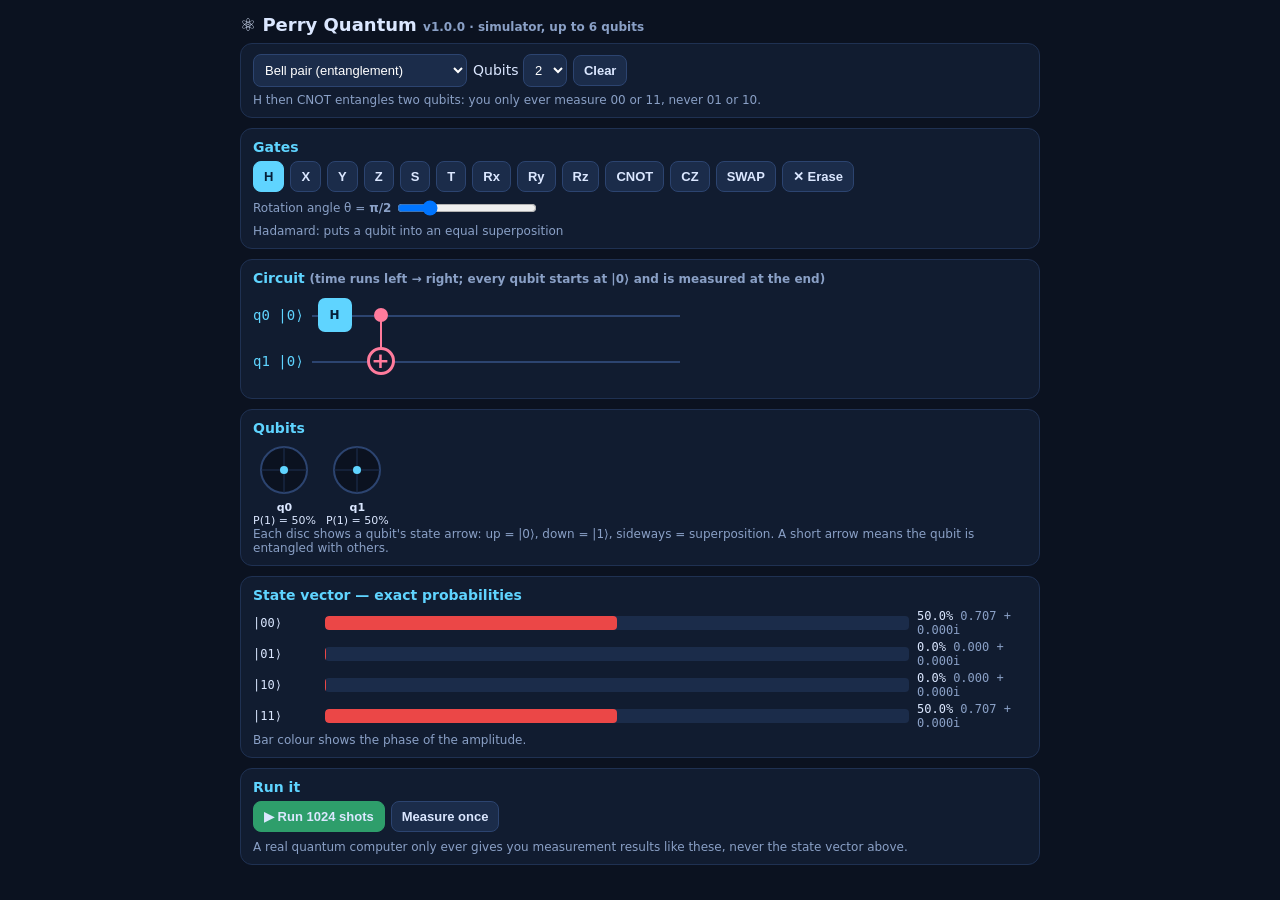
<file: quantum.html>
<!DOCTYPE html>
<html lang="en"><head><meta charset="utf-8">
<meta name="viewport" content="width=device-width,initial-scale=1">
<title>Perry Quantum</title>
<style>
*{box-sizing:border-box;-webkit-tap-highlight-color:transparent}
html,body{margin:0;font-family:system-ui,sans-serif;background:#0b1220;color:#dbe7ff;font-size:14px}
#app{padding:10px;max-width:820px;margin:0 auto}
h2{margin:4px 0 8px;font-size:18px}h3{margin:0 0 6px;font-size:14px;color:#5fd4ff}
.card{background:#111c30;border:1px solid #1f3152;border-radius:12px;padding:10px 12px;margin-bottom:10px}
.mut{color:#8aa0c6;font-size:12px}.row{display:flex;gap:6px;flex-wrap:wrap;align-items:center}
.b{background:#1b2c4a;border:1px solid #2c4470;color:#dbe7ff;border-radius:8px;padding:7px 10px;font-size:13px;font-weight:600}
.b.on{background:#5fd4ff;color:#06203a;border-color:#5fd4ff}.b.go{background:#2e9e6b;border-color:#2e9e6b}
select{background:#1b2c4a;color:#fff;border:1px solid #2c4470;border-radius:8px;padding:7px;font-size:13px;max-width:100%}
.sc{overflow-x:auto;padding-bottom:4px}
.grid{display:grid;gap:0;width:max-content}
.ql{height:46px;display:flex;align-items:center;padding-right:8px;font-family:monospace;color:#5fd4ff;position:sticky;left:0;background:#111c30;z-index:2}
.cell{width:46px;height:46px;position:relative;display:flex;align-items:center;justify-content:center}
.cell::before{content:'';position:absolute;left:0;right:0;top:50%;height:2px;background:#2c4470}
.cell.pend{background:#5fd4ff22}
.g{position:relative;z-index:1;width:34px;height:34px;border-radius:7px;background:#5fd4ff;color:#06203a;font-weight:800;font-size:12px;display:flex;align-items:center;justify-content:center;line-height:1;text-align:center}
.g.rot{background:#c792ff}.g.ph{background:#ffd166}
.dot{position:relative;z-index:1;width:14px;height:14px;border-radius:50%;background:#ff7b9c}
.tg{position:relative;z-index:1;width:28px;height:28px;border-radius:50%;border:3px solid #ff7b9c;color:#ff7b9c;font-size:22px;font-weight:800;display:flex;align-items:center;justify-content:center;background:#111c30;line-height:1}
.sw{position:relative;z-index:1;color:#ff7b9c;font-size:22px;font-weight:800}
.vl{position:absolute;left:50%;width:2px;margin-left:-1px;background:#ff7b9c}.vl.f{top:0;bottom:0}.vl.t{top:0;height:50%}.vl.bt{bottom:0;height:50%}
.bar{display:grid;grid-template-columns:64px 1fr 110px;gap:8px;align-items:center;margin:3px 0;font-family:monospace;font-size:12px}
.bar i{display:block;height:14px;border-radius:4px;min-width:1px}
.track{background:#1b2c4a;border-radius:4px;overflow:hidden}
.qb{display:inline-block;text-align:center;margin-right:10px;font-size:11px}
</style></head><body><div id="app">
<h2>⚛ Perry Quantum <span class="mut" id="ver"></span></h2>
<div class="card"><div class="row"><select id="preset"></select><label>Qubits <select id="nq"></select></label><button class="b" id="clear">Clear</button></div><div class="mut" id="desc" style="margin-top:6px"></div></div>
<div class="card"><h3>Gates</h3><div class="row" id="pal"></div>
<div class="row" style="margin-top:6px"><label class="mut">Rotation angle θ = <b id="thv"></b> <input id="th" type="range" min="1" max="16" value="4" style="width:140px;vertical-align:middle"></label></div>
<div class="mut" id="hint" style="margin-top:6px"></div></div>
<div class="card"><h3>Circuit <span class="mut">(time runs left → right; every qubit starts at |0⟩ and is measured at the end)</span></h3><div class="sc"><div class="grid" id="grid"></div></div></div>
<div class="card"><h3>Qubits</h3><div id="bloch"></div><div class="mut">Each disc shows a qubit's state arrow: up = |0⟩, down = |1⟩, sideways = superposition. A short arrow means the qubit is entangled with others.</div></div>
<div class="card"><h3>State vector — exact probabilities</h3><div id="probs"></div><div class="mut">Bar colour shows the phase of the amplitude.</div></div>
<div class="card"><h3>Run it</h3><div class="row"><button class="b go" id="run">▶ Run 1024 shots</button><button class="b" id="one">Measure once</button></div><div id="shots" style="margin-top:8px"></div>
<div class="mut">A real quantum computer only ever gives you measurement results like these, never the state vector above.</div></div>
</div>
<script>
const VERSION='1.0.0';document.getElementById('ver').textContent='v'+VERSION+' · simulator, up to 6 qubits';
const s2=Math.SQRT1_2,PI=Math.PI;
// 2x2 complex matrices as [ar,ai,br,bi,cr,ci,dr,di]
const M={H:[s2,0,s2,0,s2,0,-s2,0],X:[0,0,1,0,1,0,0,0],Y:[0,0,0,-1,0,1,0,0],Z:[1,0,0,0,0,0,-1,0],S:[1,0,0,0,0,0,0,1],T:[1,0,0,0,0,0,s2,s2],
  RX:t=>[Math.cos(t/2),0,0,-Math.sin(t/2),0,-Math.sin(t/2),Math.cos(t/2),0],RY:t=>[Math.cos(t/2),0,-Math.sin(t/2),0,Math.sin(t/2),0,Math.cos(t/2),0],RZ:t=>[Math.cos(t/2),-Math.sin(t/2),0,0,0,0,Math.cos(t/2),Math.sin(t/2)]};
const TOOLS=[['H','H','Hadamard: puts a qubit into an equal superposition'],['X','X','NOT: flips |0⟩ ↔ |1⟩'],['Y','Y','Pauli-Y'],['Z','Z','Phase flip: |1⟩ → −|1⟩'],['S','S','Quarter-turn phase (90°)'],['T','T','Eighth-turn phase (45°)'],
  ['RX','Rx','Rotate about X by θ'],['RY','Ry','Rotate about Y by θ'],['RZ','Rz','Rotate about Z by θ'],['CX','CNOT','Controlled-NOT: tap the control qubit, then the target in the same column'],['CZ','CZ','Controlled-Z: tap one qubit, then the other in the same column'],['SW','SWAP','Swap two qubits: tap one, then the other in the same column'],['DEL','✕ Erase','Tap a gate to remove it']];
const PRESETS=[['Empty circuit','Build your own: pick a gate, then tap a spot on a qubit line.',2,[]],
 ['Superposition (quantum coin)','One Hadamard gate makes a perfect 50/50 coin — a true random bit.',1,[[{g:'H',q:0}]]],
 ['Bell pair (entanglement)','H then CNOT entangles two qubits: you only ever measure 00 or 11, never 01 or 10.',2,[[{g:'H',q:0}],[{g:'CX',c:0,t:1}]]],
 ['GHZ state (3 entangled qubits)','All three qubits agree: 000 or 111, each half the time.',3,[[{g:'H',q:0}],[{g:'CX',c:0,t:1}],[{g:'CX',c:1,t:2}]]],
 ['Interference (H · Z · H)','Two Hadamards cancel out, but a phase flip between them turns the result into a certain |1⟩. Remove the Z and watch it go back to |0⟩.',1,[[{g:'H',q:0}],[{g:'Z',q:0}],[{g:'H',q:0}]]],
 ["Grover's search (2 qubits)","Finds the marked item |11⟩ among 4 in a single step — a classical search needs 2–3 tries on average.",2,[[{g:'H',q:0},{g:'H',q:1}],[{g:'CZ',c:0,t:1}],[{g:'H',q:0},{g:'H',q:1}],[{g:'X',q:0},{g:'X',q:1}],[{g:'CZ',c:0,t:1}],[{g:'X',q:0},{g:'X',q:1}],[{g:'H',q:0},{g:'H',q:1}]]],
 ['Deutsch–Jozsa','One query tells whether a hidden function is constant or balanced: q0 reads 1 here because the oracle (the CNOT) is balanced. Delete the CNOT and q0 reads 0.',2,[[{g:'X',q:1}],[{g:'H',q:0},{g:'H',q:1}],[{g:'CX',c:0,t:1}],[{g:'H',q:0}]]],
 ['Random number (0–7)','Three coins at once: a uniformly random 3-bit number.',3,[[{g:'H',q:0},{g:'H',q:1},{g:'H',q:2}]]]];
let n=2,circ=[],tool='H',pend=null,theta=PI/2;
const $=id=>document.getElementById(id);
const qs=o=>o.q!=null?[o.q]:[o.c,o.t];
function simulate(){const N=1<<n,re=new Float64Array(N),im=new Float64Array(N);re[0]=1;
  const bit=q=>1<<(n-1-q);
  const ap=(m,q,c)=>{const mk=bit(q),ck=c==null?0:bit(c);for(let i=0;i<N;i++){if(i&mk||(ck&&!(i&ck)))continue;const j=i|mk,xr=re[i],xi=im[i],yr=re[j],yi=im[j];
    re[i]=m[0]*xr-m[1]*xi+m[2]*yr-m[3]*yi;im[i]=m[0]*xi+m[1]*xr+m[2]*yi+m[3]*yr;re[j]=m[4]*xr-m[5]*xi+m[6]*yr-m[7]*yi;im[j]=m[4]*xi+m[5]*xr+m[6]*yi+m[7]*yr}};
  for(const col of circ)for(const o of col){if(o.g=='CX')ap(M.X,o.t,o.c);else if(o.g=='CZ')ap(M.Z,o.t,o.c);
    else if(o.g=='SW'){const a=bit(o.c),b=bit(o.t);for(let i=0;i<N;i++)if(i&a&&!(i&b)){const j=i^a^b;[re[i],re[j]]=[re[j],re[i]];[im[i],im[j]]=[im[j],im[i]]}}
    else ap(o.g[0]=='R'?M[o.g](o.th):M[o.g],o.q)}
  return{re,im}}
const ket=i=>'|'+i.toString(2).padStart(n,'0')+'⟩';
function place(q,c){while(circ.length<=c)circ.push([]);const col=circ[c],free=list=>{circ[c]=col.filter(o=>!qs(o).some(x=>list.includes(x)));return circ[c]};
  if(tool=='DEL'){free([q]);pend=null}
  else if(['CX','CZ','SW'].includes(tool)){if(pend&&pend.c==c&&pend.q!=q){const lo=Math.min(pend.q,q),hi=Math.max(pend.q,q),span=[];for(let i=lo;i<=hi;i++)span.push(i);free(span).push({g:tool,c:pend.q,t:q});pend=null}else pend={q,c}}
  else{const o={g:tool,q};if(tool[0]=='R')o.th=theta;free([q]).push(o);pend=null}
  while(circ.length&&!circ[circ.length-1].length)circ.pop();save();draw()}
function thLabel(t){const k=Math.round(t/(PI/8));return k==8?'π':k==16?'2π':k%8==0?k/8+'π':k%4==0?(k/4==1?'':k/4)+'π/2':k%2==0?(k/2==1?'':k/2)+'π/4':(k==1?'':k)+'π/8'}
function draw(){
  $('pal').innerHTML=TOOLS.map(([k,l])=>`<button class="b ${tool==k?'on':''}" data-t="${k}">${l}</button>`).join('');
  $('hint').textContent=pend?'Now tap the second qubit in the same column.':TOOLS.find(t=>t[0]==tool)[2];$('thv').textContent=thLabel(theta);
  const cols=Math.max(8,circ.length+2),g=$('grid');g.style.gridTemplateColumns=`auto repeat(${cols},46px)`;let h='';
  for(let q=0;q<n;q++){h+=`<div class="ql">q${q} |0⟩</div>`;
    for(let c=0;c<cols;c++){let inner='';const col=circ[c]||[];
      for(const o of col){if(o.q===q){const r=o.g[0]=='R';inner=`<div class="g ${r?'rot':'STZ'.includes(o.g)?'ph':''}">${r?'R'+o.g[1].toLowerCase()+'<br>'+thLabel(o.th):o.g}</div>`}
        else if(o.q==null){const lo=Math.min(o.c,o.t),hi=Math.max(o.c,o.t);if(q<lo||q>hi)continue;inner+=`<div class="vl ${q==lo?'bt':q==hi?'t':'f'}"></div>`;
          if(q==o.c)inner+=o.g=='SW'?'<div class="sw">✕</div>':'<div class="dot"></div>';if(q==o.t)inner+=o.g=='CX'?'<div class="tg">+</div>':o.g=='CZ'?'<div class="dot"></div>':'<div class="sw">✕</div>'}}
      h+=`<div class="cell ${pend&&pend.q==q&&pend.c==c?'pend':''}" data-q="${q}" data-c="${c}">${inner}</div>`}}
  g.innerHTML=h;
  const{re,im}=simulate(),N=1<<n,P=[...re].map((r,i)=>r*r+im[i]*im[i]);
  // per-qubit Bloch vectors
  let bh='';for(let q=0;q<n;q++){const mk=1<<(n-1-q);let x=0,y=0,z=0;for(let i=0;i<N;i++){if(i&mk)continue;const j=i|mk;z+=P[i]-P[j];x+=2*(re[i]*re[j]+im[i]*im[j]);y+=2*(re[i]*im[j]-im[i]*re[j])}
    const p1=(1-z)/2,ax=28+x*22,ay=28-z*22;bh+=`<div class="qb"><svg width="56" height="56"><circle cx="28" cy="28" r="23" fill="#0b1220" stroke="#2c4470" stroke-width="2"/><line x1="28" y1="5" x2="28" y2="51" stroke="#1f3152"/><line x1="5" y1="28" x2="51" y2="28" stroke="#1f3152"/><line x1="28" y1="28" x2="${ax}" y2="${ay}" stroke="#5fd4ff" stroke-width="3" stroke-linecap="round"/><circle cx="${ax}" cy="${ay}" r="4" fill="#5fd4ff"/></svg><br><b>q${q}</b><br>P(1) = ${(p1*100).toFixed(0)}%</div>`}
  $('bloch').innerHTML=bh;
  const show=P.map((p,i)=>i).filter(i=>N<=8||P[i]>.0005);
  $('probs').innerHTML=show.map(i=>{const ph=Math.atan2(im[i],re[i]),hue=((ph*180/PI)+360)%360,a=`${re[i]>=0?' ':'−'}${Math.abs(re[i]).toFixed(3)} ${im[i]>=0?'+':'−'} ${Math.abs(im[i]).toFixed(3)}i`;
    return`<div class="bar"><span>${ket(i)}</span><span class="track"><i style="width:${P[i]*100}%;background:hsl(${hue},80%,60%)"></i></span><span>${(P[i]*100).toFixed(1)}% <span class="mut">${a}</span></span></div>`}).join('')+(show.length<N?`<div class="mut">${N-show.length} states with zero probability hidden.</div>`:'');
  window._P=P}
function sample(P){let r=Math.random();for(let i=0;i<P.length;i++){r-=P[i];if(r<=0)return i}return P.length-1}
function run(k){const P=window._P,cnt={};for(let i=0;i<k;i++){const s=sample(P);cnt[s]=(cnt[s]||0)+1}
  if(k==1){const s=+Object.keys(cnt)[0];$('shots').innerHTML=`<div style="font:800 22px monospace">Result: ${ket(s)} <span class="mut">= ${s} in decimal</span></div>`;return}
  $('shots').innerHTML=Object.keys(cnt).map(Number).sort((a,b)=>a-b).map(i=>`<div class="bar"><span>${ket(i)}</span><span class="track"><i style="width:${cnt[i]/k*100}%;background:#2e9e6b"></i></span><span>${cnt[i]} <span class="mut">(${(cnt[i]/k*100).toFixed(1)}%)</span></span></div>`).join('')}
function save(){try{localStorage.setItem('perry-quantum',JSON.stringify({n,circ}))}catch(e){}}
function load(i){const p=PRESETS[i];n=p[2];circ=JSON.parse(JSON.stringify(p[3]));pend=null;$('nq').value=n;$('desc').textContent=p[1];$('shots').innerHTML='';save();draw()}
$('preset').innerHTML=PRESETS.map((p,i)=>`<option value="${i}">${p[0]}</option>`).join('');$('nq').innerHTML=[1,2,3,4,5,6].map(i=>`<option>${i}</option>`).join('');
$('preset').onchange=e=>load(+e.target.value);
$('nq').onchange=e=>{n=+e.target.value;circ=circ.map(col=>col.filter(o=>qs(o).every(q=>q<n)));pend=null;$('shots').innerHTML='';save();draw()};
$('clear').onclick=()=>{circ=[];pend=null;$('shots').innerHTML='';save();draw()};
$('pal').onclick=e=>{const b=e.target.closest('[data-t]');if(b){tool=b.dataset.t;pend=null;draw()}};
$('grid').onclick=e=>{const c=e.target.closest('.cell');if(c){$('shots').innerHTML='';place(+c.dataset.q,+c.dataset.c)}};
$('th').oninput=e=>{theta=e.target.value*PI/8;$('thv').textContent=thLabel(theta)};
$('run').onclick=()=>run(1024);$('one').onclick=()=>run(1);
let sv=null;try{sv=JSON.parse(localStorage.getItem('perry-quantum'))}catch(e){}
if(sv&&sv.circ&&sv.circ.length){n=sv.n;circ=sv.circ;$('nq').value=n;$('desc').textContent=PRESETS[0][1];draw()}else{$('preset').value=2;load(2)}
</script></body></html>
</file>
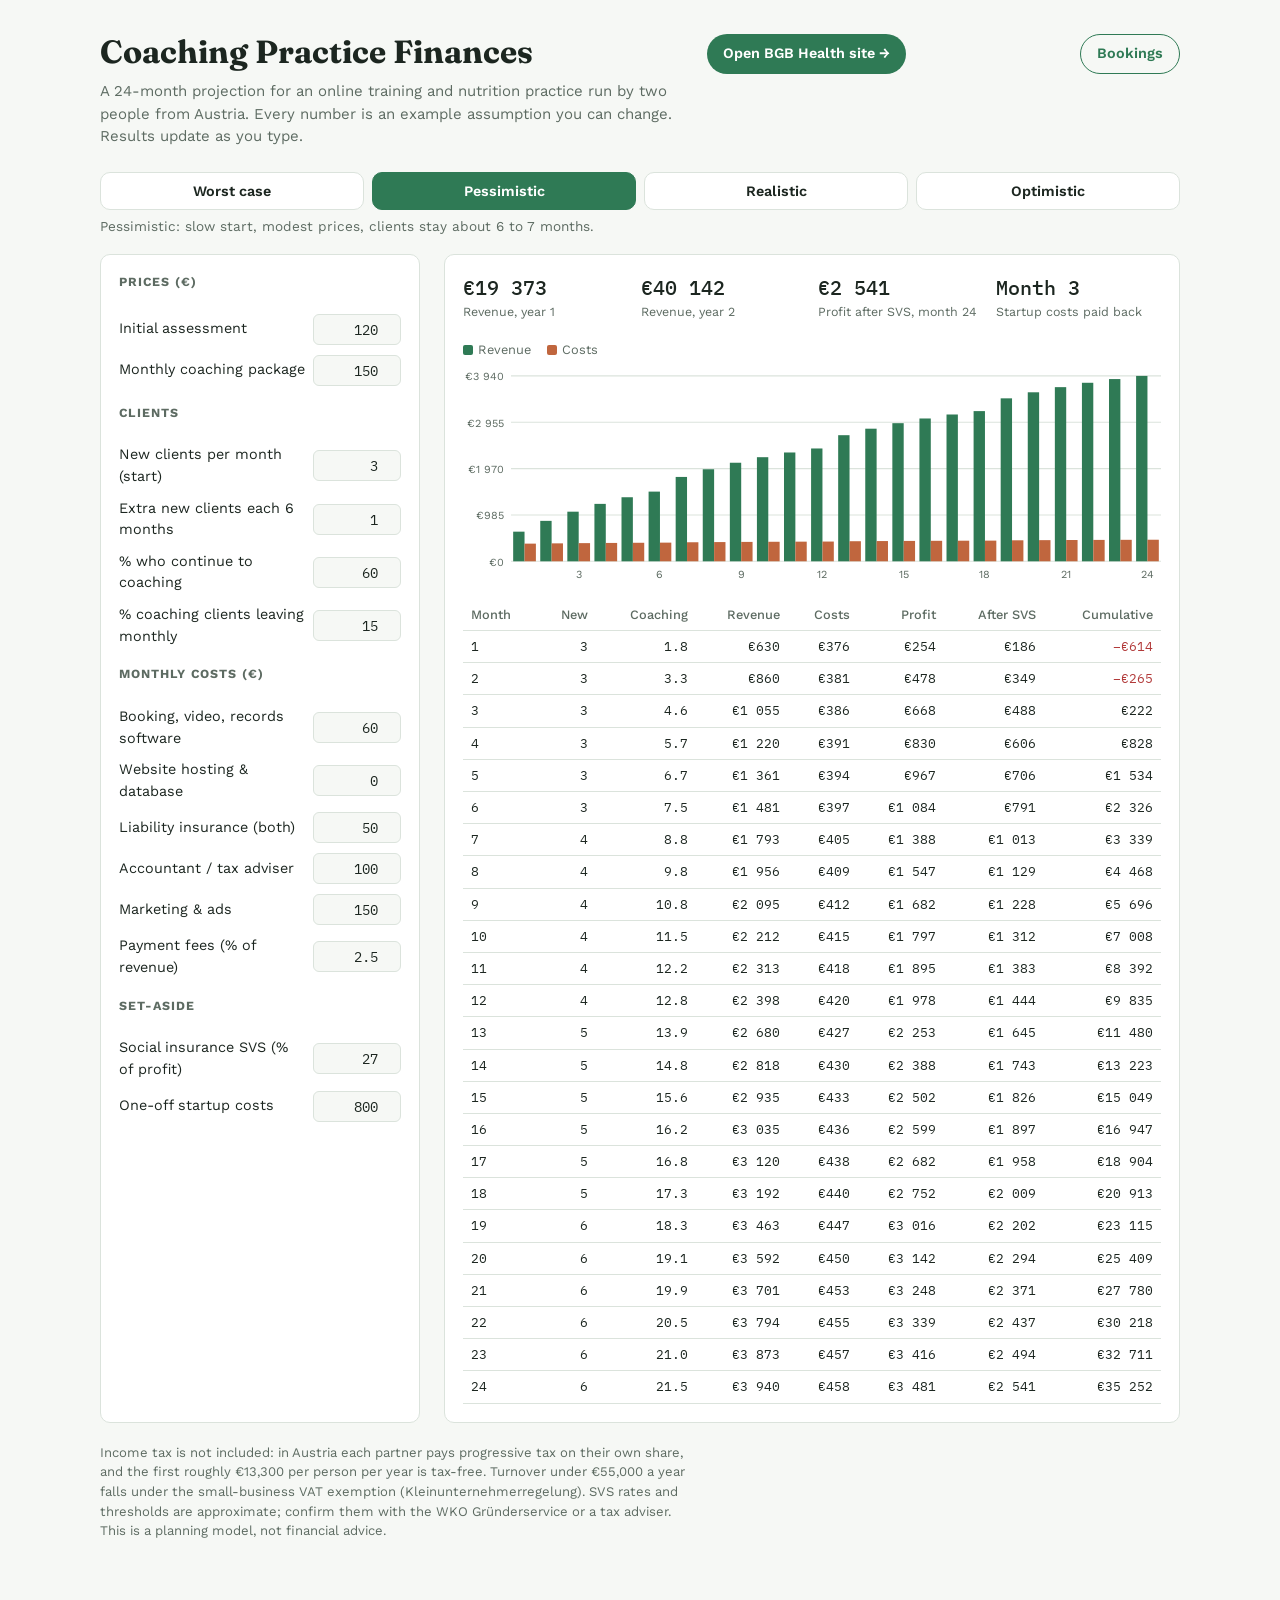
<file: biz/plan.html>
<!doctype html>
<html lang="en"><head><meta charset="utf-8"><meta name="viewport" content="width=device-width, initial-scale=1">
<title>Coaching Practice Finances</title>
<meta name="claude:viewport-fit-sides" content="cover">
<link rel="stylesheet" href="https://fonts.googleapis.com/css2?family=Fraunces:opsz,wght@9..144,600&family=Work+Sans:wght@400;500;600&family=IBM+Plex+Mono:wght@400;500&display=swap">
<style>
body{margin:0}
/* Layout: inputs column beside a 24-month projection; stacks on phones */
:root{--bg:#f6f8f5;--card:#ffffff;--fg:#1c2620;--muted:#5d6b62;--line:#dbe3dc;--accent:#2f7a55;--cost:#c0663e;--neg:#b23a3a;
--display:"Fraunces",Georgia,serif;--body:"Work Sans",system-ui,sans-serif;--mono:"IBM Plex Mono",ui-monospace,monospace}
@media (prefers-color-scheme:dark){:root:not([data-theme="light"]){--bg:#121815;--card:#1a221e;--fg:#e4ece6;--muted:#93a39a;--line:#2b3731;--accent:#5fbf8c;--cost:#e08b62;--neg:#ec7a7a;color-scheme:dark}}
:root[data-theme="dark"]{--bg:#121815;--card:#1a221e;--fg:#e4ece6;--muted:#93a39a;--line:#2b3731;--accent:#5fbf8c;--cost:#e08b62;--neg:#ec7a7a;color-scheme:dark}
body{background:var(--bg);color:var(--fg);font-family:var(--body);font-size:15px;line-height:1.5}
.wrap{max-width:1080px;margin:0 auto;padding-block:28px 48px;padding-left:max(16px,env(safe-area-inset-left,0px));padding-right:max(16px,env(safe-area-inset-right,0px))}
h1{font-family:var(--display);font-size:2rem;margin:0 0 4px;text-wrap:balance}
h2{font-size:.78rem;text-transform:uppercase;letter-spacing:.08em;color:var(--muted);margin:0 0 12px}
.lede{color:var(--muted);max-width:65ch;margin:0 0 24px}
.grid{display:grid;grid-template-columns:320px 1fr;gap:24px}
@media(max-width:820px){.grid{grid-template-columns:1fr}}
.panel{background:var(--card);border:1px solid var(--line);border-radius:10px;padding:18px;min-width:0}
.inputs{display:flex;flex-direction:column;gap:18px}
fieldset{border:0;padding:0;margin:0;display:flex;flex-direction:column;gap:10px}
label{display:grid;grid-template-columns:1fr 88px;align-items:center;gap:8px;font-size:.9rem}
input[type=number]{font-family:var(--mono);font-size:.9rem;padding:5px 7px;border:1px solid var(--line);border-radius:6px;background:var(--bg);color:var(--fg);width:100%;box-sizing:border-box;text-align:right}
input:focus-visible{outline:2px solid var(--accent);outline-offset:1px}
.kpis{display:grid;grid-template-columns:repeat(4,1fr);gap:12px;margin-bottom:18px}
@media(max-width:560px){.kpis{grid-template-columns:repeat(2,1fr)}}
.kpi .v{font-family:var(--mono);font-size:1.25rem;font-weight:500;font-variant-numeric:tabular-nums}
.kpi .l{font-size:.78rem;color:var(--muted)}
.chart{width:100%;height:auto;display:block;margin-bottom:16px}
.tbl{overflow-x:auto}
table{border-collapse:collapse;width:100%;font-family:var(--mono);font-size:.8rem;font-variant-numeric:tabular-nums}
th,td{padding:6px 8px;text-align:right;border-bottom:1px solid var(--line);white-space:nowrap}
th{color:var(--muted);font-weight:500;font-family:var(--body)}
td:first-child,th:first-child{text-align:left}
.neg{color:var(--neg)}
.note{font-size:.82rem;color:var(--muted);max-width:75ch;margin-top:20px}
.legend{display:flex;gap:16px;font-size:.8rem;color:var(--muted);margin-bottom:6px}
.sw{display:inline-block;width:10px;height:10px;border-radius:2px;margin-right:5px;vertical-align:-1px}
.scen{display:grid;grid-template-columns:repeat(4,1fr);gap:8px;margin:0 0 6px}
@media(max-width:560px){.scen{grid-template-columns:repeat(2,1fr)}}
.scen button{font:600 .9rem var(--body);padding:10px 8px;border-radius:10px;border:1.5px solid var(--line);background:var(--card);color:var(--fg);cursor:pointer}
.scen button[aria-pressed="true"]{border-color:var(--accent);background:var(--accent);color:#fff}
.scen button:focus-visible{outline:2px solid var(--accent);outline-offset:2px}
.scen-note{font-size:.85rem;color:var(--muted);margin:0 0 18px;min-height:1.3em}
</style>
<div class="wrap">
<div style="display:flex;justify-content:space-between;align-items:center;gap:12px;flex-wrap:wrap"><h1>Coaching Practice Finances</h1><a href="https://basgoncalves.github.io/bgb-health/site/" target="_top" style="background:var(--accent);color:#fff;text-decoration:none;padding:9px 16px;border-radius:999px;font-weight:600;font-size:.9rem">Open BGB Health site →</a><a href="https://basgoncalves.github.io/bgb-health/bookings/" target="_top" style="border:1.5px solid var(--accent);color:var(--accent);text-decoration:none;padding:8px 16px;border-radius:999px;font-weight:600;font-size:.9rem">Bookings</a></div>
<p class="lede">A 24-month projection for an online training and nutrition practice run by two people from Austria. Every number is an example assumption you can change. Results update as you type.</p>
<div class="scen" id="scen" role="group" aria-label="Scenarios">
<button data-s="worst">Worst case</button><button data-s="pess" aria-pressed="true">Pessimistic</button><button data-s="real">Realistic</button><button data-s="opt">Optimistic</button>
</div>
<p class="scen-note" id="scenNote"></p>
<div class="grid">
<div class="panel inputs">
<fieldset><h2>Prices (€)</h2>
<label for="pInit">Initial assessment <input id="pInit" type="number" value="120"></label>
<label for="pMonth">Monthly coaching package <input id="pMonth" type="number" value="150"></label>
</fieldset>
<fieldset><h2>Clients</h2>
<label for="newPm">New clients per month (start) <input id="newPm" type="number" value="3"></label>
<label for="growth">Extra new clients each 6 months <input id="growth" type="number" value="1"></label>
<label for="conv">% who continue to coaching <input id="conv" type="number" value="60"></label>
<label for="churn">% coaching clients leaving monthly <input id="churn" type="number" value="15"></label>
</fieldset>
<fieldset><h2>Monthly costs (€)</h2>
<label for="cSoft">Booking, video, records software <input id="cSoft" type="number" value="60"></label>
<label for="cWeb">Website hosting & database <input id="cWeb" type="number" value="0"></label>
<label for="cIns">Liability insurance (both) <input id="cIns" type="number" value="50"></label>
<label for="cAcc">Accountant / tax adviser <input id="cAcc" type="number" value="100"></label>
<label for="cAds">Marketing & ads <input id="cAds" type="number" value="150"></label>
<label for="cFee">Payment fees (% of revenue) <input id="cFee" type="number" value="2.5"></label>
</fieldset>
<fieldset><h2>Set-aside</h2>
<label for="svs">Social insurance SVS (% of profit) <input id="svs" type="number" value="27"></label>
<label for="startup">One-off startup costs <input id="startup" type="number" value="800"></label>
</fieldset>
</div>
<div class="panel">
<div class="kpis">
<div class="kpi"><div class="v" id="kRev">–</div><div class="l">Revenue, year 1</div></div>
<div class="kpi"><div class="v" id="kRev2">–</div><div class="l">Revenue, year 2</div></div>
<div class="kpi"><div class="v" id="kNet">–</div><div class="l">Profit after SVS, month 24</div></div>
<div class="kpi"><div class="v" id="kBe">–</div><div class="l">Startup costs paid back</div></div>
</div>
<div class="legend"><span><i class="sw" style="background:var(--accent)"></i>Revenue</span><span><i class="sw" style="background:var(--cost)"></i>Costs</span></div>
<svg class="chart" id="chart" viewBox="0 0 640 200" role="img" aria-label="Monthly revenue and costs"></svg>
<div class="tbl"><table><thead><tr><th>Month</th><th>New</th><th>Coaching</th><th>Revenue</th><th>Costs</th><th>Profit</th><th>After SVS</th><th>Cumulative</th></tr></thead><tbody id="rows"></tbody></table></div>
</div>
</div>
<p class="note">Income tax is not included: in Austria each partner pays progressive tax on their own share, and the first roughly €13,300 per person per year is tax-free. Turnover under €55,000 a year falls under the small-business VAT exemption (Kleinunternehmerregelung). SVS rates and thresholds are approximate; confirm them with the WKO Gründerservice or a tax adviser. This is a planning model, not financial advice.</p>
</div>
<script>
const ids=["pInit","pMonth","newPm","growth","conv","churn","cSoft","cWeb","cIns","cAcc","cAds","cFee","svs","startup"];
const eur=n=>(n<0?"−":"")+"€"+Math.round(Math.abs(n)).toLocaleString("de-AT");
function run(){
 const v={};ids.forEach(i=>v[i]=parseFloat(document.getElementById(i).value)||0);
 let active=0,cum=-v.startup,be=null,rows=[],y1=0,y2=0;
 for(let m=1;m<=24;m++){
  const nw=Math.round(v.newPm+v.growth*Math.floor((m-1)/6));
  active=active*(1-v.churn/100)+nw*v.conv/100;
  const rev=nw*v.pInit+active*v.pMonth;
  const cost=v.cSoft+v.cWeb+v.cIns+v.cAcc+v.cAds+rev*v.cFee/100;
  const prof=rev-cost,after=prof>0?prof*(1-v.svs/100):prof;
  cum+=after;if(be===null&&cum>=0)be=m;
  m<=12?y1+=rev:y2+=rev;
  rows.push({m,nw,active,rev,cost,prof,after,cum});
 }
 document.getElementById("rows").innerHTML=rows.map(r=>`<tr><td>${r.m}</td><td>${r.nw}</td><td>${r.active.toFixed(1)}</td><td>${eur(r.rev)}</td><td>${eur(r.cost)}</td><td class="${r.prof<0?"neg":""}">${eur(r.prof)}</td><td class="${r.after<0?"neg":""}">${eur(r.after)}</td><td class="${r.cum<0?"neg":""}">${eur(r.cum)}</td></tr>`).join("");
 kRev.textContent=eur(y1);kRev2.textContent=eur(y2);kNet.textContent=eur(rows[23].after);
 kBe.textContent=be?"Month "+be:"Not within 24 mo";
 const max=Math.max(...rows.map(r=>Math.max(r.rev,r.cost)),1),W=640,H=200,L=44,B=20,cw=(W-L)/24;
 let s="";for(let t=0;t<=4;t++){const y=H-B-(H-B-10)*t/4;s+=`<line x1="${L}" x2="${W}" y1="${y}" y2="${y}" stroke="var(--line)"/><text x="${L-6}" y="${y+4}" text-anchor="end" font-size="10" fill="var(--muted)">${eur(max*t/4)}</text>`}
 rows.forEach((r,i)=>{const x=L+i*cw,h1=(H-B-10)*r.rev/max,h2=(H-B-10)*r.cost/max;
  s+=`<rect x="${x+2}" y="${H-B-h1}" width="${cw/2-2}" height="${h1}" fill="var(--accent)"/><rect x="${x+cw/2}" y="${H-B-h2}" width="${cw/2-2}" height="${h2}" fill="var(--cost)"/>`;
  if(r.m%3===0)s+=`<text x="${x+cw/2}" y="${H-5}" text-anchor="middle" font-size="10" fill="var(--muted)">${r.m}</text>`});
 chart.innerHTML=s;
}
ids.forEach(i=>document.getElementById(i).addEventListener("input",run));run();

const SC={worst:{v:{pInit:90,pMonth:120,newPm:1,growth:0,conv:40,churn:25,cAds:200},n:"Worst case: 1 new client a month, low prices, a quarter of coaching clients leave every month."},
pess:{v:{pInit:120,pMonth:150,newPm:3,growth:1,conv:60,churn:15,cAds:150},n:"Pessimistic: slow start, modest prices, clients stay about 6 to 7 months."},
real:{v:{pInit:140,pMonth:190,newPm:5,growth:1,conv:65,churn:10,cAds:200},n:"Realistic: steady referrals and content, fair prices for PhD-level coaching, clients stay about 10 months."},
opt:{v:{pInit:160,pMonth:220,newPm:6,growth:1,conv:70,churn:8,cAds:300},n:"Optimistic: strong word of mouth and partnerships, premium prices, clients stay about a year. Around 60 active clients by month 24, close to what two people can coach."}};
function pick(k){const c=SC[k];for(const [i,x] of Object.entries(c.v))document.getElementById(i).value=x;
 document.querySelectorAll("#scen button").forEach(b=>b.setAttribute("aria-pressed",b.dataset.s===k));document.getElementById("scenNote").textContent=c.n;run()}
document.getElementById("scen").onclick=e=>{const b=e.target.closest("button");if(b)pick(b.dataset.s)};
ids.forEach(i=>document.getElementById(i).addEventListener("input",()=>{document.querySelectorAll("#scen button").forEach(b=>b.setAttribute("aria-pressed","false"));document.getElementById("scenNote").textContent="Custom: you've changed the inputs."}));
pick("pess");
</script>

</html>
</file>
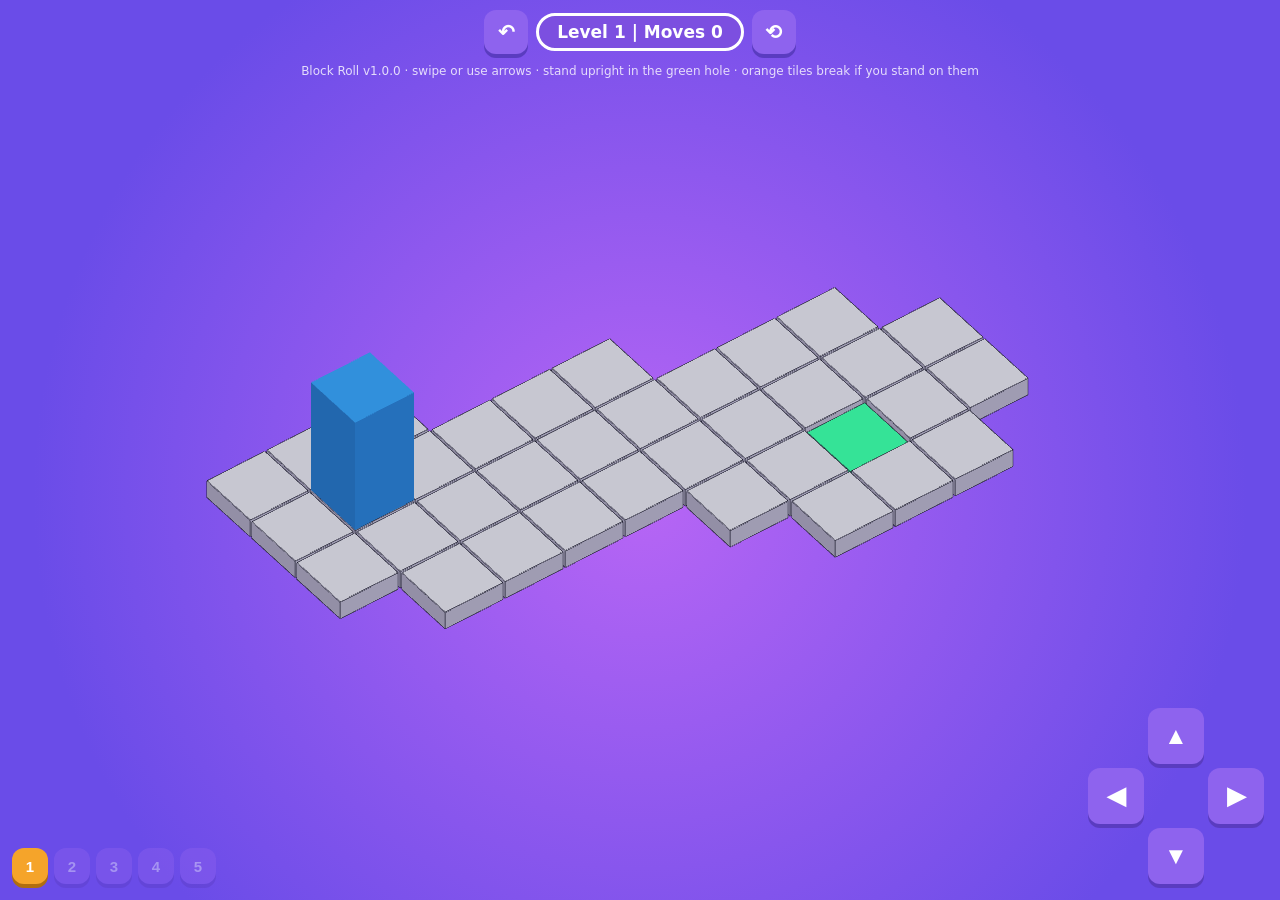
<file: games/blocks.html>
<!DOCTYPE html>
<html lang="en"><head><meta charset="utf-8">
<meta name="viewport" content="width=device-width,initial-scale=1,maximum-scale=1,user-scalable=no">
<title>Block Roll</title>
<style>
*{box-sizing:border-box;-webkit-tap-highlight-color:transparent}
html,body{margin:0;height:100%;overflow:hidden;font-family:system-ui,sans-serif;color:#fff;
 background:radial-gradient(circle at 50% 55%,#b866f5,#6a4ce8 75%);touch-action:none;user-select:none}
#c{position:fixed;inset:0}
.top{position:fixed;top:10px;left:0;right:0;display:flex;justify-content:center;align-items:center;gap:8px;z-index:2}
.pill{border:3px solid #fff;border-radius:999px;padding:6px 18px;font-weight:800;font-size:17px;background:#7c4fe0}
.btn{background:#8e63ee;border:0;border-radius:12px;color:#fff;font-size:20px;width:44px;height:44px;font-weight:800;box-shadow:0 4px 0 #5a3cc0}
.btn:active{transform:translateY(2px);box-shadow:0 2px 0 #5a3cc0}
.pad{position:fixed;bottom:16px;right:16px;display:grid;grid-template-columns:repeat(3,56px);grid-template-rows:repeat(3,56px);gap:4px;z-index:2}
.pad .btn{width:56px;height:56px;font-size:24px}
#msg{position:fixed;inset:0;display:none;align-items:center;justify-content:center;z-index:3;background:#0006}
#msg .box{background:#7c4fe0;border:3px solid #fff;border-radius:20px;padding:22px 28px;text-align:center}
#msg h2{margin:0 0 10px}
#msg button{margin:6px;width:auto;padding:0 18px}
#ver{position:fixed;top:64px;left:0;right:0;text-align:center;font-size:12px;opacity:.8;padding:0 12px}
#lvls{position:fixed;bottom:16px;left:12px;display:flex;gap:6px;z-index:2}
#lvls .btn{width:36px;height:36px;font-size:15px}
#lvls .btn.on{background:#f5a42a;box-shadow:0 4px 0 #b06d10}
#lvls .btn:disabled{opacity:.4}
</style></head><body>
<canvas id="c"></canvas>
<div class="top"><button class="btn" id="undo" title="Undo">↶</button><div class="pill">Level <span id="ln">1</span> | Moves <span id="mv">0</span></div><button class="btn" id="rst" title="Restart">⟲</button></div>
<div id="lvls"></div>
<div class="pad">
 <span></span><button class="btn" data-d="up">▲</button><span></span>
 <button class="btn" data-d="left">◀</button><span></span><button class="btn" data-d="right">▶</button>
 <span></span><button class="btn" data-d="down">▼</button><span></span>
</div>
<div id="msg"><div class="box"><h2 id="mt"></h2><div id="mb"></div><div id="mbtns"></div></div></div>
<div id="ver"></div>
<script type="module">
const VERSION='1.0.0';
document.getElementById('ver').textContent='Block Roll v'+VERSION+' · swipe or use arrows · stand upright in the green hole · orange tiles break if you stand on them';
const LEVELS=[["ooo.......","oSoooo....","ooooooooo.",".ooooooooo",".....ooGoo","......ooo."],["......ooo..","oooo..oGo..","oSoooooooo.","oooo...xxoo","..oo...xxoo","..oooooxx..","...ooo....."],["ooo...........","oSoooo........","ooooxo..ooo...","...oxooooxo...","...oxxx..xoo..","......xxxxoooo","..........oGoo","..........ooo."],["oooo........","oSooxxxxoo..","ooooxxxxoo..","........ooo.","........ooG.","........ooo."],["oooooo.....","oSooooxx...","ooooooxx...","......xx...","......xx...","......xx...","oooo..xx...","oGooxxoooo.","ooooxxxooo.","..oxxxxxo..","..xxxxxx..."]];
import * as THREE from './three.module.min.js';
const cv=document.getElementById('c');
const R=new THREE.WebGLRenderer({canvas:cv,antialias:true,alpha:true});R.setPixelRatio(Math.min(2,devicePixelRatio));
const scene=new THREE.Scene();
scene.add(new THREE.HemisphereLight(0xffffff,0x8866cc,1.1));
const sun=new THREE.DirectionalLight(0xffffff,1.4);sun.position.set(-4,10,6);scene.add(sun);
const cam=new THREE.OrthographicCamera(-1,1,1,-1,0.1,200);
let board=new THREE.Group();scene.add(board);
const blockMat=new THREE.MeshStandardMaterial({color:0x3aa8ff,roughness:.4});
const block=new THREE.Mesh(new THREE.BoxGeometry(.98,1.96,.98),blockMat);
const pivot=new THREE.Group();scene.add(pivot);pivot.add(block);
const save=k=>{try{return JSON.parse(localStorage.getItem('blockroll')||'{}')}catch(e){return{}}};
let prog=save();prog.best=prog.best||1;
const persist=()=>{try{localStorage.setItem('blockroll',JSON.stringify(prog))}catch(e){}};
let L=0,g,st,moves=0,hist=[],busy=false,over=false,goal;
const at=(x,y)=>(g[y]||'')[x]||'.';
const cells=s=>s.o==='U'?[[s.x,s.y]]:s.o==='X'?[[s.x,s.y],[s.x+1,s.y]]:[[s.x,s.y],[s.x,s.y+1]];
function step(s,dx,dy){const{x,y,o}=s;
 if(o==='U'){if(dx)return{x:dx>0?x+1:x-2,y,o:'X'};return{x,y:dy>0?y+1:y-2,o:'Z'}}
 if(o==='X'){if(dx)return{x:dx>0?x+2:x-1,y,o:'U'};return{x,y:y+dy,o}}
 if(dy)return{x,y:dy>0?y+2:y-1,o:'U'};return{x:x+dx,y,o}}
function placeBlock(s){pivot.position.set(0,0,0);pivot.rotation.set(0,0,0);
 const c=cells(s);let cx=0,cz=0;c.forEach(([x,y])=>{cx+=x;cz+=y});cx/=c.length;cz/=c.length;
 block.position.set(cx,s.o==='U'?1:.5,cz);block.rotation.set(0,0,s.o==='X'?Math.PI/2:0);if(s.o==='Z')block.rotation.set(Math.PI/2,0,0)}
function build(){scene.remove(board);board=new THREE.Group();scene.add(board);
 const geo=new THREE.BoxGeometry(.96,.3,.96);
 const mats={o:new THREE.MeshStandardMaterial({color:0xe6e6f2}),x:new THREE.MeshStandardMaterial({color:0xf5a42a}),G:new THREE.MeshStandardMaterial({color:0x35ef9f,emissive:0x0f6b45})};
 let mx=0,my=g.length;
 g.forEach((r,y)=>{mx=Math.max(mx,r.length);[...r].forEach((ch,x)=>{if(ch==='.')return;const k=ch==='S'?'o':ch;
  const m=new THREE.Mesh(k==='G'?new THREE.BoxGeometry(.96,.1,.96):geo,mats[k]);m.position.set(x,k==='G'?-.1:-.15,y);m.userData={x,y};board.add(m);
  const e=new THREE.LineSegments(new THREE.EdgesGeometry(m.geometry),new THREE.LineBasicMaterial({color:0x222233}));e.position.copy(m.position);board.add(e)})});
 const cx=(mx-1)/2,cz=(my-1)/2;cam.position.set(cx-9,14,cz+12);cam.lookAt(cx,0,cz);
 resize(Math.max(mx,my))}
let span=10;
function resize(s){if(s)span=s;const w=innerWidth,h=innerHeight,a=w/h,z=span*.5+1;
 const vw=a<1?z:z*a,vh=a<1?z/a:z;cam.left=-vw;cam.right=vw;cam.top=vh;cam.bottom=-vh;cam.updateProjectionMatrix();R.setSize(w,h)}
addEventListener('resize',()=>resize());
function load(i){L=i;g=LEVELS[i];g.forEach((r,y)=>{const x=r.indexOf('S');if(x>=0)st={x,y,o:'U'};const gx=r.indexOf('G');if(gx>=0)goal={x:gx,y}});
 moves=0;hist=[];over=false;busy=false;block.visible=true;build();placeBlock(st);ui();hideMsg()}
function ui(){document.getElementById('ln').textContent=L+1;document.getElementById('mv').textContent=moves;
 const d=document.getElementById('lvls');d.innerHTML='';LEVELS.forEach((_,i)=>{const b=document.createElement('button');b.className='btn'+(i===L?' on':'');b.textContent=i+1;b.disabled=i+1>prog.best;b.onclick=()=>load(i);d.appendChild(b)})}
function tween(ms,fn){return new Promise(r=>{const t0=performance.now();const f=t=>{const k=Math.min(1,(t-t0)/ms);fn(k);if(k<1)requestAnimationFrame(f);else r()};requestAnimationFrame(f)})}
async function move(dx,dy){if(busy||over)return;busy=true;
 const n=step(st,dx,dy);
 // roll animation around the leading bottom edge
 const c=cells(st);const xs=c.map(a=>a[0]),ys=c.map(a=>a[1]);
 const ex=dx>0?Math.max(...xs)+.5:dx<0?Math.min(...xs)-.5:0,ez=dy>0?Math.max(...ys)+.5:dy<0?Math.min(...ys)-.5:0;
 const wp=block.getWorldPosition(new THREE.Vector3()),wq=block.quaternion.clone();
 pivot.position.set(dx?ex:wp.x,0,dy?ez:wp.z);pivot.rotation.set(0,0,0);pivot.updateMatrixWorld();
 block.position.copy(pivot.worldToLocal(wp.clone()));block.quaternion.copy(wq);
 await tween(170,k=>{const a=k*Math.PI/2;pivot.rotation.set(dy*a,0,-dx*a)});
 hist.push(st);st=n;moves++;placeBlock(st);ui();
 const off=cells(st).some(([x,y])=>at(x,y)==='.');
 const brk=st.o==='U'&&at(st.x,st.y)==='x';
 if(off||brk){over=true;if(brk)board.children.forEach(m=>{if(m.userData&&m.userData.x===st.x&&m.userData.y===st.y)m.visible=false});
  await tween(500,k=>{block.position.y-=k*.25});block.visible=false;
  showMsg(brk?'Tile cracked!':'You fell off!',brk?'Orange tiles can’t hold the block standing up.':'',[['Try again',()=>load(L)],['Undo',undo]])}
 else if(st.o==='U'&&st.x===goal.x&&st.y===goal.y){over=true;await tween(500,k=>{block.position.y=1-k*2.2});block.visible=false;
  if(L+2>prog.best&&L+1<LEVELS.length)prog.best=L+2;persist();
  const last=L===LEVELS.length-1;showMsg(last?'All 5 levels done! 🎉':'Level '+(L+1)+' cleared!','in '+moves+' moves',last?[['Play again',()=>load(0)]]:[['Next level',()=>load(L+1)],['Replay',()=>load(L)]])}
 busy=false}
function undo(){if(busy||!hist.length)return;st=hist.pop();moves++;over=false;block.visible=true;build();placeBlock(st);ui();hideMsg()}
function showMsg(t,b,btns){document.getElementById('mt').textContent=t;document.getElementById('mb').textContent=b;const d=document.getElementById('mbtns');d.innerHTML='';
 btns.forEach(([l,f])=>{const e=document.createElement('button');e.className='btn';e.textContent=l;e.onclick=f;d.appendChild(e)});document.getElementById('msg').style.display='flex'}
function hideMsg(){document.getElementById('msg').style.display='none'}
const SCR={up:[0,-1],down:[0,1],left:[-1,0],right:[1,0]};
document.querySelectorAll('.pad .btn').forEach(b=>b.addEventListener('pointerdown',e=>{e.preventDefault();screenMove(SCR[b.dataset.d][0],SCR[b.dataset.d][1])}));
addEventListener('keydown',e=>{const m={ArrowUp:'up',ArrowDown:'down',ArrowLeft:'left',ArrowRight:'right',w:'up',s:'down',a:'left',d:'right'}[e.key];if(m){e.preventDefault();screenMove(SCR[m][0],SCR[m][1])}});
document.getElementById('undo').onclick=undo;document.getElementById('rst').onclick=()=>load(L);
// swipe: screen directions mapped to the isometric board axes
let sp=null;cv.addEventListener('pointerdown',e=>sp=[e.clientX,e.clientY]);
cv.addEventListener('pointerup',e=>{if(!sp)return;const dx=e.clientX-sp[0],dy=e.clientY-sp[1];sp=null;if(Math.hypot(dx,dy)<25)return;
screenMove(dx,dy)});
function screenMove(dx,dy){
 const o=new THREE.Vector3(0,0,0).project(cam),ax=new THREE.Vector3(1,0,0).project(cam).sub(o),az=new THREE.Vector3(0,0,1).project(cam).sub(o);
 const v=[dx,-dy];const best=[[1,0,ax.x,ax.y],[-1,0,-ax.x,-ax.y],[0,1,az.x,az.y],[0,-1,-az.x,-az.y]].map(([a,b,sx,sy])=>[a,b,(v[0]*sx+v[1]*sy)/Math.hypot(sx,sy)]).sort((p,q)=>q[2]-p[2])[0];
 move(best[0],best[1])}
(function loop(){R.render(scene,cam);requestAnimationFrame(loop)})();
load(Math.min(prog.best,LEVELS.length)-1);
</script></body></html>
</file>
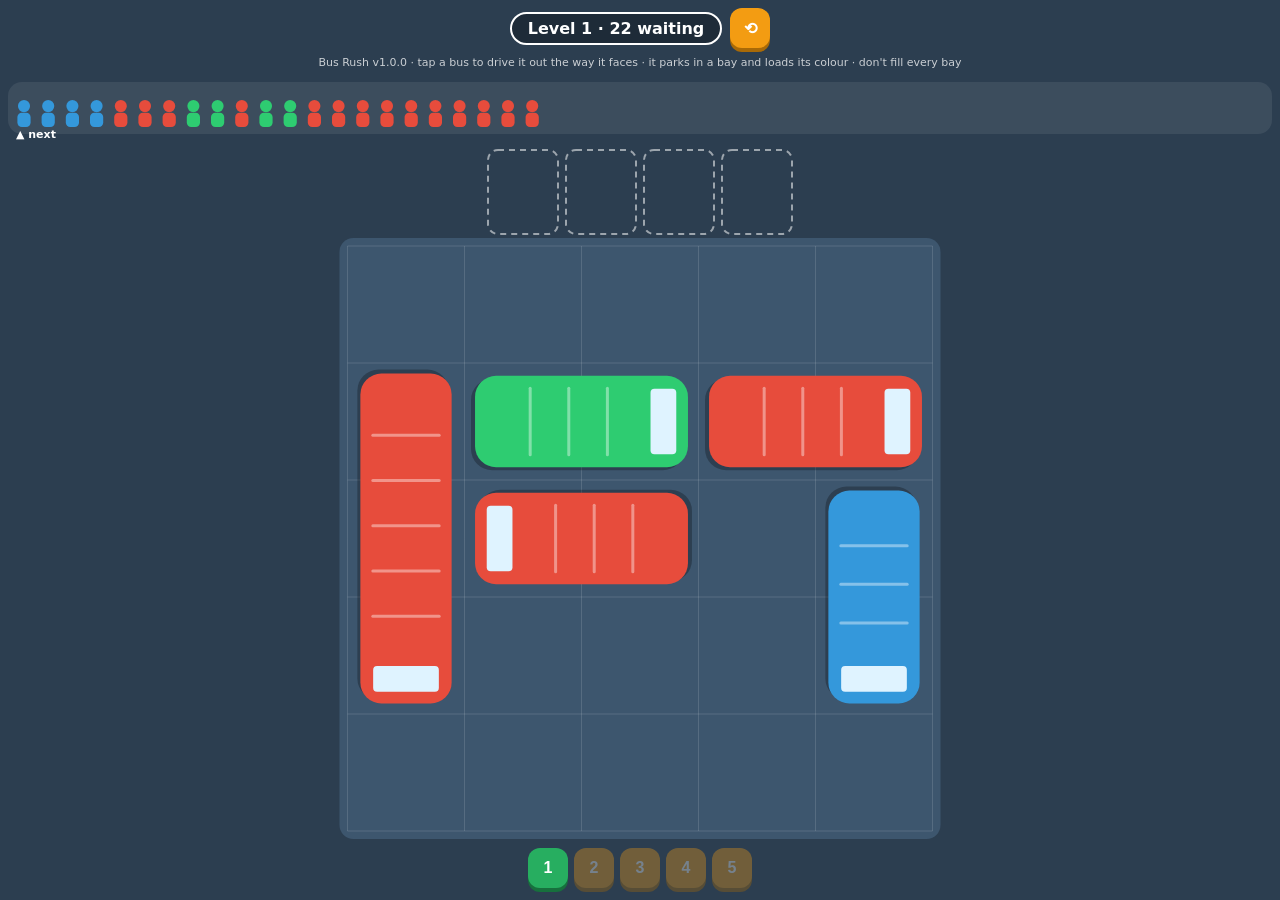
<file: games/bus.html>
<!DOCTYPE html>
<html lang="en"><head><meta charset="utf-8">
<meta name="viewport" content="width=device-width,initial-scale=1,maximum-scale=1,user-scalable=no">
<title>Bus Rush</title>
<style>
*{box-sizing:border-box;-webkit-tap-highlight-color:transparent}
html,body{margin:0;height:100%;overflow:hidden;font-family:system-ui,sans-serif;color:#fff;background:#2c3e50;touch-action:none;user-select:none}
#c{position:fixed;inset:0;width:100%;height:100%}
.top{position:fixed;top:8px;left:0;right:0;display:flex;justify-content:center;align-items:center;gap:8px;z-index:2}
.pill{background:#1e2b38;border:2px solid #fff;border-radius:999px;padding:5px 16px;font-weight:800}
.btn{background:#f39c12;border:0;border-radius:12px;color:#fff;font-weight:800;font-size:16px;min-width:40px;height:40px;padding:0 12px;box-shadow:0 4px 0 #a96a07}
.btn:active{transform:translateY(2px);box-shadow:0 2px 0 #a96a07}
.btn:disabled{opacity:.35}
#lvls{position:fixed;bottom:12px;left:0;right:0;display:flex;justify-content:center;gap:6px;z-index:2}
#lvls .on{background:#27ae60;box-shadow:0 4px 0 #17703d}
#msg{position:fixed;inset:0;display:none;align-items:center;justify-content:center;background:#0008;z-index:3}
#msg .box{background:#1e2b38;border:3px solid #fff;border-radius:18px;padding:20px 26px;text-align:center}
#msg h2{margin:0 0 8px}#msg .btn{margin:6px}
#ver{position:fixed;top:56px;left:0;right:0;text-align:center;font-size:11px;opacity:.75;z-index:2;padding:0 10px}
</style></head><body>
<canvas id="c"></canvas>
<div class="top"><div class="pill">Level <span id="ln">1</span> · <span id="left">0</span> waiting</div><button class="btn" id="rst">⟲</button></div>
<div id="ver"></div>
<div id="lvls"></div>
<div id="msg"><div class="box"><h2 id="mt"></h2><div id="mb"></div><div id="mbtns"></div></div></div>
<script>
const VERSION='1.0.0';
document.getElementById('ver').textContent='Bus Rush v'+VERSION+' · tap a bus to drive it out the way it faces · it parks in a bay and loads its colour · don\'t fill every bay';
const COLORS=['#e74c3c','#3498db','#2ecc71','#f1c40f','#9b59b6','#e67e22','#1abc9c'];
// level settings: grid size, buses, colours, bays
const LV=[{w:5,h:5,n:5,c:3,bays:4,seed:11},{w:6,h:6,n:8,c:4,bays:4,seed:23},{w:6,h:7,n:11,c:5,bays:4,seed:37},{w:7,h:7,n:14,c:5,bays:5,seed:41},{w:7,h:8,n:18,c:6,bays:5,seed:59}];
const DIRS={N:[0,-1],S:[0,1],E:[1,0],W:[-1,0]};
function rng(s){return()=>{s=(s*1103515245+12345)&0x7fffffff;return s/0x7fffffff}}
const cellsOf=b=>{const out=[];const[dx,dy]=DIRS[b.d];for(let i=0;i<b.len;i++)out.push([b.x-dx*i,b.y-dy*i]);return out};// x,y = front cell
function pathClear(b,buses,W,H){const[dx,dy]=DIRS[b.d];let x=b.x+dx,y=b.y+dy;
  while(x>=0&&y>=0&&x<W&&y<H){if(buses.some(o=>o!==b&&!o.gone&&cellsOf(o).some(([a,c])=>a===x&&c===y)))return false;x+=dx;y+=dy}return true}
function gen(cfg){
  for(let tries=0;tries<500;tries++){const r=rng(cfg.seed+tries*7919),W=cfg.w,H=cfg.h,buses=[],occ=new Set;
    let guard=0;while(buses.length<cfg.n&&guard++<4000){const d='NSEW'[Math.floor(r()*4)],len=r()<.35?3:2,x=Math.floor(r()*W),y=Math.floor(r()*H);
      const b={x,y,d,len};const cs=cellsOf(b);if(cs.some(([a,c])=>a<0||c<0||a>=W||c>=H||occ.has(a+','+c)))continue;
      cs.forEach(([a,c])=>occ.add(a+','+c));buses.push(b)}
    if(buses.length<cfg.n)continue;
    // find an exit order (greedy, randomised)
    const order=[];const tmp=buses.map(b=>({...b}));let ok=true;
    while(order.length<tmp.length){const free=tmp.filter(b=>!b.gone&&pathClear(b,tmp,W,H));if(!free.length){ok=false;break}
      const pick=free[Math.floor(r()*free.length)];pick.gone=true;order.push(tmp.indexOf(pick))}
    if(!ok)continue;
    // need some blocking to be interesting: at least a third of buses initially blocked
    const blocked=tmp.length-buses.filter(b=>pathClear(b,buses,W,H)).length;if(blocked<Math.ceil(cfg.n/3))continue;
    // colours: assign, guaranteeing every colour appears
    buses.forEach((b,i)=>b.col=i<cfg.c?i:Math.floor(r()*cfg.c));
    // shuffle colours across buses
    for(let i=buses.length-1;i>0;i--){const j=Math.floor(r()*(i+1));[buses[i].col,buses[j].col]=[buses[j].col,buses[i].col]}
    // passenger queue: groups in exit order, neighbouring groups lightly interleaved (always solvable with >=3 bays)
    let q=[];order.forEach(i=>{const b=buses[i];for(let k=0;k<b.len*2;k++)q.push(b.col)});
    for(let i=0;i<q.length-1;i++)if(r()<.25){[q[i],q[i+1]]=[q[i+1],q[i]]}
    return{W,H,buses,queue:q,bays:cfg.bays}}
  throw new Error('level gen failed')}
const cv=document.getElementById('c'),ctx=cv.getContext('2d');
let prog;try{prog=JSON.parse(localStorage.getItem('busrush')||'{}')}catch(e){prog={}}prog.best=prog.best||1;
const persist=()=>{try{localStorage.setItem('busrush',JSON.stringify(prog))}catch(e){}};
let L=0,lvl,bays,anims=[],over=false,lay={};
function load(i){L=i;lvl=gen(LV[i]);lvl.buses.forEach(b=>{b.gone=false;b.ax=0;b.ay=0;b.shake=0});bays=Array(lvl.bays).fill(null);anims=[];over=false;hide();ui();layout()}
function ui(){document.getElementById('ln').textContent=L+1;document.getElementById('left').textContent=lvl.queue.length;
  const d=document.getElementById('lvls');d.innerHTML='';LV.forEach((_,i)=>{const b=document.createElement('button');b.className='btn'+(i===L?' on':'');b.textContent=i+1;b.disabled=i+1>prog.best;b.onclick=()=>load(i);d.appendChild(b)})}
function layout(){const w=innerWidth,h=innerHeight,dpr=Math.min(2,devicePixelRatio);cv.width=w*dpr;cv.height=h*dpr;ctx.setTransform(dpr,0,0,dpr,0,0);
  const top=80,qH=60,bayH=90,bottom=64;const availH=h-top-qH-bayH-bottom-20;
  const s=Math.floor(Math.min((w-24)/lvl.W,availH/lvl.H));
  lay={s,qy:top+28,by:top+qH+10,gx:(w-s*lvl.W)/2,gy:top+qH+bayH+16,w,h,bayW:Math.min(70,(w-20)/lvl.bays-8)}}
addEventListener('resize',()=>lvl&&layout());
function rr(x,y,w,h,r){ctx.beginPath();ctx.roundRect(x,y,w,h,r)}
function drawBus(cx,cy,len,dir,col,s,load,cap){ctx.save();ctx.translate(cx,cy);ctx.rotate({N:0,E:Math.PI/2,S:Math.PI,W:-Math.PI/2}[dir]);
  const bw=s*.78,bh=s*len-s*.18;ctx.fillStyle='#0004';rr(-bw/2+3,-bh/2+4,bw,bh,s*.18);ctx.fill();
  ctx.fillStyle=COLORS[col];rr(-bw/2,-bh/2,bw,bh,s*.18);ctx.fill();
  ctx.fillStyle='#dff3ff';rr(-bw/2+bw*.14,-bh/2+s*.1,bw*.72,s*.22,4);ctx.fill();// windscreen at front
  ctx.fillStyle='#fff6';for(let i=1;i<len*2;i++){rr(-bw/2+bw*.12,-bh/2+s*.38+i*(bh-s*.5)/(len*2)-4,bw*.76,3,2);ctx.fill()}
  if(cap){ctx.rotate(-{N:0,E:Math.PI/2,S:Math.PI,W:-Math.PI/2}[dir]);ctx.fillStyle='#fff';ctx.font='bold '+Math.round(s*.3)+'px system-ui';ctx.textAlign='center';ctx.textBaseline='middle';ctx.fillText(load+'/'+cap,0,0)}
  ctx.restore()}
function person(x,y,col,r){ctx.fillStyle=COLORS[col];ctx.beginPath();ctx.arc(x,y-r*.9,r*.55,0,7);ctx.fill();rr(x-r*.6,y-r*.3,r*1.2,r*1.3,r*.4);ctx.fill()}
function draw(t){const{s,gx,gy,w,h}=lay;ctx.clearRect(0,0,w,h);
  // queue
  ctx.fillStyle='#ffffff14';rr(8,lay.qy-26,w-16,52,14);ctx.fill();
  const r=11;const n=Math.min(lvl.queue.length,Math.floor((w-40)/(r*2.2)));
  for(let i=0;i<n;i++)person(24+i*r*2.2,lay.qy+8,lvl.queue[i],r);
  ctx.fillStyle='#fff';ctx.font='bold 11px system-ui';ctx.fillText('▲ next',16,lay.qy+30);
  // bays
  const bw=lay.bayW,tot=lvl.bays*(bw+8)-8,bx0=(w-tot)/2;
  bays.forEach((b,i)=>{const x=bx0+i*(bw+8);ctx.strokeStyle='#fff8';ctx.setLineDash([6,5]);ctx.lineWidth=2;rr(x,lay.by,bw,84,10);ctx.stroke();ctx.setLineDash([]);
    if(b)drawBus(x+bw/2,lay.by+42,b.len,'N',b.col,Math.min(bw*.95,84/(b.len+.2)),b.load,b.len*2)});
  // lot
  ctx.fillStyle='#3d566e';rr(gx-8,gy-8,s*lvl.W+16,s*lvl.H+16,14);ctx.fill();
  ctx.strokeStyle='#ffffff22';ctx.lineWidth=1;for(let x=0;x<=lvl.W;x++){ctx.beginPath();ctx.moveTo(gx+x*s,gy);ctx.lineTo(gx+x*s,gy+lvl.H*s);ctx.stroke()}
  for(let y=0;y<=lvl.H;y++){ctx.beginPath();ctx.moveTo(gx,gy+y*s);ctx.lineTo(gx+lvl.W*s,gy+y*s);ctx.stroke()}
  lvl.buses.forEach(b=>{if(b.gone&&!b.leaving)return;const[dx,dy]=DIRS[b.d];const cs=cellsOf(b);
    const mx=(cs[0][0]+cs[cs.length-1][0])/2,my=(cs[0][1]+cs[cs.length-1][1])/2;
    const sh=b.shake>0?Math.sin(t/20)*4*b.shake:0;
    drawBus(gx+(mx+.5)*s+b.ax*s+sh*dy,gy+(my+.5)*s+b.ay*s+sh*dx,b.len,b.d,b.col,s)})}
function frame(t){anims=anims.filter(a=>a(t));lvl.buses.forEach(b=>{if(b.shake>0)b.shake=Math.max(0,b.shake-.04)});draw(t);requestAnimationFrame(frame)}
requestAnimationFrame(frame);
function hit(px,py){const{s,gx,gy}=lay;const cx=Math.floor((px-gx)/s),cy=Math.floor((py-gy)/s);
  return lvl.buses.find(b=>!b.gone&&cellsOf(b).some(([a,c])=>a===cx&&c===cy))}
cv.addEventListener('pointerdown',e=>{if(over)return;const b=hit(e.clientX,e.clientY);if(!b)return;
  if(!pathClear(b,lvl.buses,lvl.W,lvl.H)){b.shake=1;return}
  const bi=bays.indexOf(null);if(bi<0){b.shake=1;return}
  b.gone=true;b.leaving=true;bays[bi]={col:b.col,len:b.len,load:0,pending:true};
  const[dx,dy]=DIRS[b.d];const dist=Math.max(lvl.W,lvl.H)+3;const t0=performance.now();
  anims.push(t=>{const k=Math.min(1,(t-t0)/450);b.ax=dx*dist*k*k;b.ay=dy*dist*k*k;if(k>=1){b.leaving=false;bays[bi].pending=false;board()}return k<1})});
let boarding=false;
function board(){if(boarding)return;boarding=true;
  const tick=()=>{const c=lvl.queue[0];const bay=bays.find(x=>x&&!x.pending&&x.col===c&&x.load<x.len*2);
    if(c!==undefined&&bay){lvl.queue.shift();bay.load++;ui();
      if(bay.load===bay.len*2){setTimeout(()=>{bays[bays.indexOf(bay)]=null;check();},250)}
      setTimeout(tick,110)}else{boarding=false;check()}};tick()}
function check(){if(over)return;
  if(!lvl.queue.length&&lvl.buses.every(b=>b.gone)&&bays.every(b=>!b||b.load===b.len*2)){over=true;
    if(L+2>prog.best&&L+1<LV.length)prog.best=L+2;persist();const last=L===LV.length-1;
    setTimeout(()=>show(last?'All 5 levels cleared! 🚌':'Level '+(L+1)+' cleared!','Everyone got a seat.',last?[['Play again',()=>load(0)]]:[['Next level',()=>load(L+1)],['Replay',()=>load(L)]]),400);return}
  if(boarding||bays.some(b=>b&&b.pending))return;
  const full=bays.every(b=>b);const c=lvl.queue[0];
  if(full&&!bays.some(b=>b.col===c&&b.load<b.len*2)){over=true;setTimeout(()=>show('Traffic jam!','All bays are full and nobody can board.',[['Try again',()=>load(L)]]),300)}}
function show(t,b,btns){document.getElementById('mt').textContent=t;document.getElementById('mb').textContent=b;const d=document.getElementById('mbtns');d.innerHTML='';
  btns.forEach(([l,f])=>{const e=document.createElement('button');e.className='btn';e.textContent=l;e.onclick=f;d.appendChild(e)});document.getElementById('msg').style.display='flex'}
function hide(){document.getElementById('msg').style.display='none'}
document.getElementById('rst').onclick=()=>load(L);
load(Math.min(prog.best,LV.length)-1);
</script></body></html>
</file>
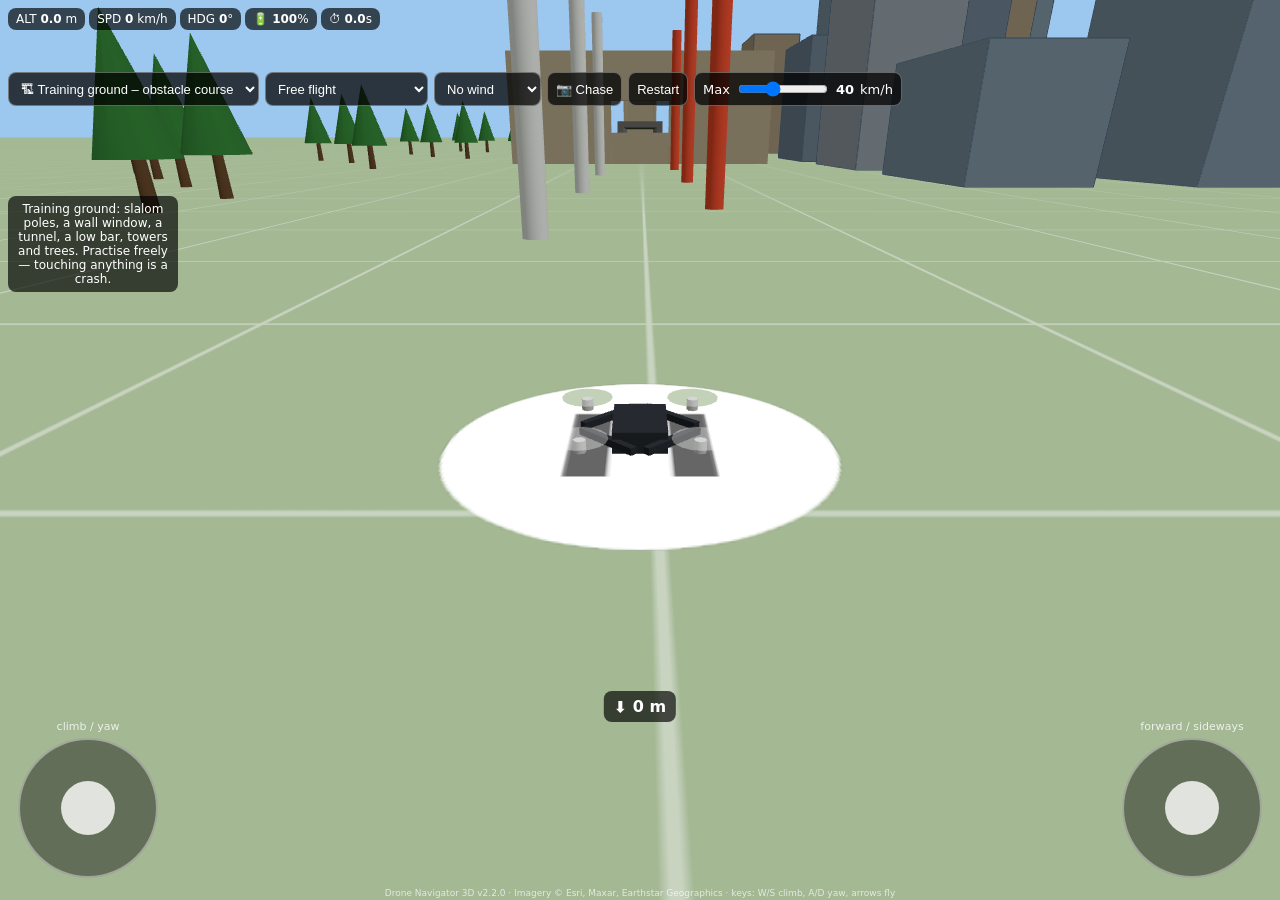
<file: games/drone.html>
<!DOCTYPE html>
<html lang="en"><head><meta charset="utf-8">
<meta name="viewport" content="width=device-width,initial-scale=1,maximum-scale=1,user-scalable=no">
<title>Drone Navigator</title>
<style>
*{box-sizing:border-box;-webkit-tap-highlight-color:transparent}
html,body{margin:0;height:100%;overflow:hidden;font-family:system-ui,sans-serif;color:#fff;background:#111;touch-action:none;user-select:none}
#c{position:fixed;inset:0;width:100%;height:100%}
.hud{position:fixed;top:8px;left:8px;right:8px;display:flex;flex-wrap:wrap;gap:4px;z-index:2;font-size:12px}
.hud div{background:#000a;border-radius:8px;padding:4px 8px;font-variant-numeric:tabular-nums}
.bar{position:fixed;top:72px;left:8px;right:8px;display:flex;gap:6px;flex-wrap:wrap;z-index:2}
select,.b{background:#000b;color:#fff;border:1px solid #fff5;border-radius:8px;padding:6px 8px;font-size:13px}
.stick{position:fixed;bottom:22px;width:140px;height:140px;border-radius:50%;background:#0006;border:2px solid #fff6;z-index:2}
.stick i{position:absolute;left:50%;top:50%;width:54px;height:54px;margin:-27px;border-radius:50%;background:#fffc}
.stick span{position:absolute;width:100%;text-align:center;top:-20px;font-size:11px;opacity:.8}
#sl{left:18px}#sr{right:18px}
#msg{position:fixed;inset:0;display:none;align-items:center;justify-content:center;background:#0009;z-index:3}
#msg .box{background:#1d2633;border:2px solid #fff;border-radius:16px;padding:18px 22px;text-align:center;max-width:320px}
#attr{position:fixed;bottom:2px;left:0;right:0;text-align:center;font-size:9px;opacity:.7;z-index:2}
#mini{position:fixed;left:8px;right:8px;top:196px;text-align:center;transition:opacity 1s;z-index:2;font-size:12px;background:#000a;border-radius:8px;padding:6px 8px;max-width:170px}
</style></head><body>
<canvas id="c"></canvas>
<div class="hud"><div>ALT <b id="alt">0</b> m</div><div>SPD <b id="spd">0</b> km/h</div><div>HDG <b id="hdg">0</b>°</div><div>🔋 <b id="bat">100</b>%</div><div>⏱ <b id="tm">0.0</b>s</div></div>
<div class="bar">
 <select id="loc"></select>
 <select id="mode"><option value="free">Free flight</option><option value="rings">Checkpoint run</option><option value="land">Precision landing</option><option value="dive">Rooftop dive (course)</option></select>
 <select id="wind"><option value="0">No wind</option><option value="2">Light wind</option><option value="5">Strong wind</option></select>
 <button class="b" id="view">📷 Chase</button>
 <button class="b" id="go">Restart</button>
 <label class="b" style="display:flex;align-items:center;gap:6px">Max <input id="vmax" type="range" min="5" max="100" step="5" value="40" style="width:90px"> <b id="vmaxv">40</b> km/h</label>
</div>
<div id="mini"></div><div id="tgt" style="position:fixed;bottom:178px;left:50%;transform:translateX(-50%);white-space:nowrap;z-index:2;background:#000a;border-radius:8px;padding:6px 10px;font-weight:700"></div>
<div class="stick" id="sl"><span>climb / yaw</span><i></i></div>
<div class="stick" id="sr"><span>forward / sideways</span><i></i></div>
<div id="msg"><div class="box"><h3 id="mt" style="margin:0 0 8px"></h3><div id="mb"></div><br><button class="b" id="mok">Fly again</button></div></div>
<div id="attr">Drone Navigator 3D v2.2.0 · Imagery © Esri, Maxar, Earthstar Geographics · keys: W/S climb, A/D yaw, arrows fly</div>
<script>
const LOCS=[['🏗 Training ground – obstacle course',48.2,16.37,'course'],['Vienna – Stephansplatz',48.20849,16.37208],['Vienna – Schönbrunn',48.18451,16.31221],['Vienna – Prater',48.21662,16.39595],['Vienna – Uni Sport Centre (USZ)',48.2165,16.4113],['Lisbon – Praça do Comércio',38.70757,-9.13657],['Dubrovnik old town',42.64074,18.10886],['New York – Central Park',40.77867,-73.96907],['📍 My location',null,null]];
const vm=document.getElementById('vmax');try{vm.value=localStorage.getItem('drone-vmax-kmh')||40}catch(e){}document.getElementById('vmaxv').textContent=vm.value;
vm.oninput=()=>{document.getElementById('vmaxv').textContent=vm.value;try{localStorage.setItem('drone-vmax-kmh',vm.value)}catch(e){}};
const sel=document.getElementById('loc');LOCS.forEach((l,i)=>sel.add(new Option(l[0],i)));
const cv=document.getElementById('c');
let W=innerWidth,H=innerHeight;
// web mercator world coords (0..256 at z0)
const toW=(lat,lon)=>{const s=Math.sin(lat*Math.PI/180);return[(lon+180)/360*256,(.5-Math.log((1+s)/(1-s))/(4*Math.PI))*256]};
const toLL=(x,y)=>{const n=Math.PI-2*Math.PI*y/256;return[180/Math.PI*Math.atan(Math.sinh(n)),x/256*360-180]};
const tiles=new Map;function tile(z,x,y){const k=z+'/'+x+'/'+y;let t=tiles.get(k);if(!t){t=new Image();t.crossOrigin='anonymous';t.src=`https://server.arcgisonline.com/ArcGIS/rest/services/World_Imagery/MapServer/tile/${z}/${y}/${x}`;tiles.set(k,t);if(tiles.size>600)tiles.delete(tiles.keys().next().value)}return t}
// state
let D,mission,over=false,droneUp=true,keys={},stickL=[0,0],stickR=[0,0];
function mpu(){return 156543.03*Math.cos(toLL(D.x,D.y)[0]*Math.PI/180)} // metres per world unit
// ---- obstacle course: boxes {x,z,w,d,y0,y1} and cylinders {x,z,r,y0,y1}; local metres from the H pad
const COURSE=(()=>{const box=[],cyl=[],trees=[],towers=[];
  for(let i=0;i<6;i++)cyl.push({x:i%2?4:-4,z:-20-i*12,r:.5,y0:0,y1:14,col:i%2?0xff5533:0xffffff});            // slalom poles
  // wall with a 4x4 m window at height 4–8
  box.push({x:-11,z:-100,w:14,d:1,y0:0,y1:14},{x:11,z:-100,w:14,d:1,y0:0,y1:14},{x:0,z:-100,w:8,d:1,y0:0,y1:4},{x:0,z:-100,w:8,d:1,y0:8,y1:14});
  // tunnel 6 m wide, 5 m high, 40 m long
  box.push({x:-3.5,z:-150,w:1,d:40,y0:0,y1:6},{x:3.5,z:-150,w:1,d:40,y0:0,y1:6},{x:0,z:-150,w:8,d:40,y0:5,y1:6});
  // low bar to fly under (3 m clearance) between two posts
  cyl.push({x:-5,z:-190,r:.4,y0:0,y1:6},{x:5,z:-190,r:.4,y0:0,y1:6});box.push({x:0,z:-190,w:10,d:.6,y0:3,y1:3.6});
  // city block of towers east of the course with 8 m streets
  for(let i=0;i<4;i++)for(let j=0;j<5;j++){if((i+j*3)%7===2)continue;const h=10+((i*7+j*13)%5)*7;towers.push({x:30+i*18,z:-60-j*30,w:10,d:20,y0:0,y1:h})}
  box.push(...towers);
  // trees west of the course
  for(let i=0;i<14;i++){const x=-25-(i*37%30),z=-30-(i*53%170);trees.push({x,z});cyl.push({x,z,r:1.6,y0:0,y1:9})}
  const TX=0,TZ=-260,TH=24;box.push({x:TX,z:TZ-5,w:10,d:1,y0:0,y1:TH},{x:TX-5,z:TZ,w:1,d:10,y0:0,y1:TH},{x:TX+5,z:TZ,w:1,d:10,y0:0,y1:TH},
    {x:TX-3.5,z:TZ+5,w:3,d:1,y0:0,y1:TH},{x:TX+3.5,z:TZ+5,w:3,d:1,y0:0,y1:TH},{x:TX,z:TZ+5,w:4,d:1,y0:4.5,y1:TH});
  const shaft={x:TX,z:TZ,h:TH};
  // dive route: climb over the shaft, a vertical loop of rings, drop in from the top, exit the door, land home
  const dive=[{x:0,z:-200,alt:12,rad:3,rot:0},{x:0,z:-225,alt:30,rad:3,rot:0},{x:0,z:-245,alt:38,rad:3,rot:0,flat:true},{x:TX,z:TZ,alt:TH+4,rad:3,flat:true},{x:TX,z:TZ,alt:12,rad:3,flat:true},{x:TX,z:TZ+8,alt:2.2,rad:1.7,rot:0}];
  const rings=[{x:0,z:-60,alt:5,rad:2.5,rot:0},{x:0,z:-100,alt:6,rad:1.8,rot:0},{x:0,z:-150,alt:2.5,rad:1.6,rot:0},{x:0,z:-190,alt:1.6,rad:1.2,rot:0},
    {x:57,z:-150,alt:14,rad:2.5,rot:0},{x:57,z:-75,alt:30,rad:3,rot:0},{x:-35,z:-110,alt:15,rad:3,rot:Math.PI/2}];
  return{box,cyl,trees,towers,rings,dive,shaft,pad:{x:-10,z:-215}}})();
function crashed(mx,my,mz){const r=.45;
  for(const b of COURSE.box)if(Math.abs(mx-b.x)<b.w/2+r&&Math.abs(mz-b.z)<b.d/2+r&&my+r>b.y0&&my-r<b.y1)return true;
  for(const c of COURSE.cyl)if(Math.hypot(mx-c.x,mz-c.z)<c.r+r&&my+r>c.y0&&my-r<c.y1)return true;return false}
let isCourse=false;
function start(lat,lon){const[x,y]=toW(lat,lon);D={x,y,alt:0,vx:0,vy:0,vz:0,h:0,bat:100,t:0,hx:x,hy:y,flying:false,max:0};over=false;hideMsg();
  const m=document.getElementById('mode').value;mission={mode:m,rings:[],idx:0,course:isCourse};
  const r=(a,d)=>{const u=mpu();return{x:x+Math.sin(a)*d/u,y:y-Math.cos(a)*d/u}};
  if(isCourse){const u=mpu(),L=(a,b)=>({x:x+a/u,y:y+b/u});if(m==='rings'||m==='dive')mission.rings=(m==='dive'?COURSE.dive:COURSE.rings).map(r=>({...L(r.x,r.z),alt:r.alt,rad:r.rad,rot:r.rot,flat:r.flat}));if(m==='land')mission.pad=L(COURSE.pad.x,COURSE.pad.z)}
  else if(m==='rings'){let a=Math.random()*6.28;for(let i=0;i<6;i++){a+=(Math.random()-.5)*2;mission.rings.push({...r(a,60+i*45+Math.random()*30),alt:15+Math.random()*40})}}
  else if(m==='land'){const a=Math.random()*6.28;mission.pad=r(a,150+Math.random()*100)}
  info()}
function go(){if(document.getElementById('mode').value==='dive'&&LOCS[sel.value][3]!=='course')sel.value=0;const l=LOCS[sel.value];isCourse=l[3]==='course';if(l[1]!=null)return start(l[1],l[2]);
  navigator.geolocation?navigator.geolocation.getCurrentPosition(p=>start(p.coords.latitude,p.coords.longitude),()=>{alert('Location unavailable');sel.value=0;go()}):(sel.value=0,go())}
sel.onchange=go;document.getElementById('mode').onchange=go;document.getElementById('go').onclick=go;document.getElementById('mok').onclick=go;
document.getElementById('view').onclick=e=>{camMode={chase:'fpv',fpv:'top',top:'chase'}[camMode];e.target.textContent={chase:'📷 Chase',fpv:'📷 FPV',top:'📷 Top'}[camMode]};
// sticks (mode 2)
function stick(el,set){const knob=el.querySelector('i');let id=null;
  const mv=e=>{const r=el.getBoundingClientRect();let dx=(e.clientX-r.left-r.width/2)/(r.width/2),dy=(e.clientY-r.top-r.height/2)/(r.height/2);const m=Math.hypot(dx,dy);if(m>1){dx/=m;dy/=m}
    knob.style.transform=`translate(${dx*43}px,${dy*43}px)`;set(dx,-dy)};
  el.addEventListener('pointerdown',e=>{id=e.pointerId;el.setPointerCapture(id);mv(e)});
  el.addEventListener('pointermove',e=>{if(e.pointerId===id)mv(e)});
  const up=e=>{if(e.pointerId!==id)return;id=null;knob.style.transform='';set(0,0)};el.addEventListener('pointerup',up);el.addEventListener('pointercancel',up)}
stick(document.getElementById('sl'),(x,y)=>stickL=[x,y]);stick(document.getElementById('sr'),(x,y)=>stickR=[x,y]);
addEventListener('keydown',e=>{keys[e.key.toLowerCase()]=1;if(e.key.startsWith('Arrow'))e.preventDefault()});addEventListener('keyup',e=>keys[e.key.toLowerCase()]=0);
const deadz=v=>Math.abs(v)<.08?0:v;
function physics(dt){if(over)return;
  const kz=(keys.w?1:0)-(keys.s?1:0),ky=(keys.d?1:0)-(keys.a?1:0),kf=(keys.arrowup?1:0)-(keys.arrowdown?1:0),ks=(keys.arrowright?1:0)-(keys.arrowleft?1:0);
  const thr=deadz(stickL[1])||kz,yaw=deadz(stickL[0])||ky,fwd=deadz(stickR[1])||kf,side=deadz(stickR[0])||ks;
  if(D.alt<=0.05&&thr<=0){D.vx=D.vy=D.vz=0;D.alt=0;if(D.flying)landed();return}
  D.flying=true;D.t+=dt;
  D.h=(D.h+yaw*90*dt+360)%360;const hr=D.h*Math.PI/180;
  const MAX=vm.value/3.6;// m/s like a camera drone in normal mode
  const tvx=(Math.sin(hr)*fwd+Math.cos(hr)*side)*MAX,tvy=(-Math.cos(hr)*fwd+Math.sin(hr)*side)*MAX;
  const a=1-Math.exp(-dt*(1.6+MAX/20));D.vx+=(tvx-D.vx)*a;D.vy+=(tvy-D.vy)*a;
  const w=+document.getElementById('wind').value;if(w){const t=performance.now()/1000;D.vx+=w*.35*dt*(1+Math.sin(t*.7));D.vy+=w*.2*dt*Math.cos(t*.43)}
  D.vz+=(thr*(thr<0?Math.max(5,MAX*.8):Math.max(5,MAX*.5))-D.vz)*(1-Math.exp(-dt*3));D.alt=Math.min(120,Math.max(0,D.alt+D.vz*dt));D.max=Math.max(D.max,D.alt);
  const u=mpu();D.x+=D.vx*dt/u;D.y+=D.vy*dt/u;
  if(isCourse){const u2=mpu();if(crashed((D.x-D.hx)*u2,D.alt+.3,(D.y-D.hy)*u2)){D.vx=D.vy=D.vz=0;return end('Crash! 💥','You hit an obstacle. Lower the max speed with the slider and try the manoeuvre again.')}}
  D.bat-=dt*(0.25+Math.hypot(D.vx,D.vy)*.012+Math.max(0,D.vz)*.03);
  if(D.bat<=0){D.bat=0;end('Battery empty 🔋','The drone dropped out of the sky. Keep an eye on the battery and head home earlier.')}
  if((mission.mode==='rings'||mission.mode==='dive')&&mission.idx<mission.rings.length){const r=mission.rings[mission.idx];const d=Math.hypot(r.x-D.x,r.y-D.y)*u;
    if(d<(r.rad||6)&&Math.abs(D.alt-r.alt)<(r.rad?r.rad-.3:5)){mission.idx++;beep();if(mission.idx===mission.rings.length)info('All checkpoints! Fly home and land on the H.')}}}
function landed(){D.flying=false;const u=mpu();
  if(mission.mode==='land'&&mission.pad){const d=Math.hypot(mission.pad.x-D.x,mission.pad.y-D.y)*u;if(d<3)return end('Landed on target 🎯',`${d.toFixed(1)} m from centre in ${D.t.toFixed(1)} s, ${D.bat.toFixed(0)}% battery left.`)}
  const home=Math.hypot(D.hx-D.x,D.hy-D.y)*u;
  if((mission.mode==='rings'||mission.mode==='dive')&&mission.idx===mission.rings.length&&home<4)return end('Checkpoint run complete 🏁',`${D.t.toFixed(1)} s, ${D.bat.toFixed(0)}% battery left. Best: ${best(D.t)}`)}
function best(t){const k='drone-best-'+sel.value;let b=+(localStorage.getItem(k)||1e9);if(t<b){b=t;try{localStorage.setItem(k,t)}catch(e){}}return b.toFixed(1)+' s'}
function end(t,b){over=true;document.getElementById('mt').textContent=t;document.getElementById('mb').textContent=b;document.getElementById('msg').style.display='flex'}
function hideMsg(){document.getElementById('msg').style.display='none'}
function beep(){try{const a=new AudioContext(),o=a.createOscillator();o.frequency.value=880;o.connect(a.destination);o.start();o.stop(a.currentTime+.12)}catch(e){}}
function info(extra){if(!extra&&mission.course)extra=mission.mode==='dive'?'Rooftop dive: build speed, pull up through the loop rings, then drop straight down into the open-top tower, out of its door and land on the H.':mission.mode==='rings'?'Course: slalom → window → tunnel → under the bar → between the towers → over the trees, then land on the H. Touch anything and you crash.':mission.mode==='land'?'Course: thread through the obstacles and land on the orange pad behind the low bar.':'Training ground: slalom poles, a wall window, a tunnel, a low bar, towers and trees. Practise freely — touching anything is a crash.';const mi=document.getElementById('mini');mi.style.opacity=1;clearTimeout(info.t);info.t=setTimeout(()=>mi.style.opacity=0,7000);const m=mission.mode;document.getElementById('mini').textContent=extra||(m==='free'?'Free flight. Push the left stick up to take off. Max 120 m (EU limit).':m==='rings'?'Fly through the 6 numbered rings in order at the right height, then land back on the H.':'Fly to the orange target and land within 3 m of its centre.')}
// ---------- 3D render ----------
let courseG=null,gridTex=null,T=null,scene,cam,R3,droneM,props=[],groundNear,groundFar,ringMeshes=[],padMeshes=[],org=null,camMode='chase';
const loader={};
function texFor(z,x,y){const k=z+'/'+x+'/'+y;if(loader[k])return loader[k];const t=new T.TextureLoader();t.setCrossOrigin('anonymous');
  const tx=t.load(`https://server.arcgisonline.com/ArcGIS/rest/services/World_Imagery/MapServer/tile/${z}/${y}/${x}`,t2=>{t2.userData.ok=true});tx.colorSpace=T.SRGBColorSpace;tx.anisotropy=8;loader[k]=tx;
  const ks=Object.keys(loader);if(ks.length>500){loader[ks[0]].dispose();delete loader[ks[0]]}return tx}
// metres relative to origin: east = +x, north = -z
function wm(x,y){return[(x-org.x)*org.u,(y-org.y)*org.u]}
function makeGround(z,n,yoff){const g=new T.Group();g.userData={z,n,cx:null,cy:null,yoff};scene.add(g);return g}
function updGround(g){const{z,n}=g.userData,N=2**z;const cx=Math.floor(D.x*N/256),cy=Math.floor(D.y*N/256);
  if(cx===g.userData.cx&&cy===g.userData.cy)return;g.userData.cx=cx;g.userData.cy=cy;
  while(g.children.length){const m=g.children.pop();m.geometry.dispose();m.material.dispose()}
  const tw=256/N*org.u,h=(n-1)/2;
  for(let i=-h;i<=h;i++)for(let j=-h;j<=h;j++){const tx=cx+i,ty=cy+j;if(ty<0||ty>=N)continue;
    const m=new T.Mesh(new T.PlaneGeometry(tw,tw),new T.MeshBasicMaterial({map:texFor(z,((tx%N)+N)%N,ty)}));
    const[x,y]=wm((tx+.5)*256/N,(ty+.5)*256/N);m.rotation.x=-Math.PI/2;m.position.set(x,g.userData.yoff,y);g.add(m)}}
function buildDrone(){const g=new T.Group(),dark=new T.MeshStandardMaterial({color:0x2b2f36,roughness:.5}),light=new T.MeshStandardMaterial({color:0xdddddd});
  g.add(new T.Mesh(new T.BoxGeometry(.22,.09,.32),dark));const nose=new T.Mesh(new T.BoxGeometry(.1,.06,.05),new T.MeshStandardMaterial({color:0xe33}));nose.position.set(0,0,-.18);g.add(nose);
  [[-1,-1],[1,-1],[-1,1],[1,1]].forEach(([sx,sz])=>{const arm=new T.Mesh(new T.BoxGeometry(.03,.03,.3),dark);arm.position.set(sx*.13,0,sz*.13);arm.rotation.y=sx*sz>0?-Math.PI/4:Math.PI/4;g.add(arm);
    const p=new T.Mesh(new T.CylinderGeometry(.11,.11,.005,16),new T.MeshBasicMaterial({color:0xffffff,transparent:true,opacity:.35}));p.position.set(sx*.23,.05,sz*.23);g.add(p);props.push(p);
    const mo=new T.Mesh(new T.CylinderGeometry(.025,.025,.05,8),light);mo.position.set(sx*.23,.02,sz*.23);g.add(mo)});
  g.scale.setScalar(3);// a little oversized so it reads on screen
  return g}
function mission3d(){ringMeshes.forEach(m=>scene.remove(m));padMeshes.forEach(m=>scene.remove(m));ringMeshes=[];padMeshes=[];
  const padM=(x,y,r,col,txt)=>{const c=document.createElement('canvas');c.width=c.height=128;const q=c.getContext('2d');q.fillStyle=col;q.beginPath();q.arc(64,64,62,0,7);q.fill();q.fillStyle='#222';q.font='bold 70px system-ui';q.textAlign='center';q.textBaseline='middle';q.fillText(txt,64,68);
    const m=new T.Mesh(new T.CircleGeometry(r,32),new T.MeshBasicMaterial({map:new T.CanvasTexture(c),transparent:true}));const[a,b]=wm(x,y);m.rotation.x=-Math.PI/2;m.position.set(a,.05,b);scene.add(m);padMeshes.push(m)};
  courseG&&scene.remove(courseG);courseG=null;
  if(mission.course){courseG=new T.Group();scene.add(courseG);
    const wall=new T.MeshStandardMaterial({color:0xc9b79c}),tow=[0x8fa3b8,0xa7b0bd,0x7d8ea3,0xb9a58c],trunk=new T.MeshStandardMaterial({color:0x6b4a2b}),leaf=new T.MeshStandardMaterial({color:0x2f7d32}),tun=new T.MeshStandardMaterial({color:0x777777});
    COURSE.box.forEach((b,i)=>{const isT=COURSE.towers.includes(b);const m=new T.Mesh(new T.BoxGeometry(b.w,b.y1-b.y0,b.d),isT?new T.MeshStandardMaterial({color:tow[i%4]}):(Math.abs(b.z+150)<21?tun:wall));m.position.set(b.x,(b.y0+b.y1)/2,b.z);courseG.add(m);
      if(isT){const e=new T.LineSegments(new T.EdgesGeometry(m.geometry),new T.LineBasicMaterial({color:0x334455}));e.position.copy(m.position);courseG.add(e)}});
    COURSE.cyl.forEach(c=>{if(COURSE.trees.some(t=>t.x===c.x&&t.z===c.z))return;const m=new T.Mesh(new T.CylinderGeometry(c.r,c.r,c.y1-c.y0,14),new T.MeshStandardMaterial({color:c.col||0xffaa00}));m.position.set(c.x,(c.y0+c.y1)/2,c.z);courseG.add(m)});
    COURSE.trees.forEach(t=>{const tr=new T.Mesh(new T.CylinderGeometry(.3,.4,3,8),trunk);tr.position.set(t.x,1.5,t.z);courseG.add(tr);const cn=new T.Mesh(new T.ConeGeometry(2,6.5,10),leaf);cn.position.set(t.x,5.8,t.z);courseG.add(cn)})}
  padM(D.hx,D.hy,2.5,'#ffffff','H');if(mission.mode==='land'&&mission.pad)padM(mission.pad.x,mission.pad.y,3,'#ff8c1a','●');
  mission.rings.forEach((r,i)=>{const g=new T.Group();const m=new T.Mesh(new T.TorusGeometry(r.rad||6,r.rad?.12:.35,10,40),new T.MeshStandardMaterial({color:0x3399ff,emissive:0x113366}));g.add(m);
    const pole=new T.Mesh(new T.CylinderGeometry(.08,.08,Math.max(.1,r.alt-(r.rad||6))),new T.MeshBasicMaterial({color:0x3399ff,transparent:true,opacity:.3}));pole.position.y=-(r.alt-(r.rad||6))/2-(r.rad||6);g.add(pole);
    const c=document.createElement('canvas');c.width=128;c.height=64;const q=c.getContext('2d');q.fillStyle='#fff';q.font='bold 48px system-ui';q.textAlign='center';q.fillText(i+1,64,50);
    const sp=new T.Sprite(new T.SpriteMaterial({map:new T.CanvasTexture(c)}));sp.scale.set(4,2,1);sp.position.y=(r.rad||6)+1.8;g.add(sp);
    const[a,b]=wm(r.x,r.y);g.position.set(a,r.alt,b);g.rotation.y=r.rot!=null?r.rot:Math.random()*Math.PI;if(r.flat){m.rotation.x=Math.PI/2;pole.visible=false}scene.add(g);ringMeshes.push(g)})}
function init3d(THREE){T=THREE;R3=new T.WebGLRenderer({canvas:cv,antialias:true});R3.setPixelRatio(Math.min(2,devicePixelRatio));R3.setSize(W,H);
  scene=new T.Scene();scene.background=new T.Color(0x9cc8ef);scene.fog=new T.Fog(0x9cc8ef,900,4500);
  {const base=new T.Mesh(new T.PlaneGeometry(40000,40000),new T.MeshBasicMaterial({color:0x5d7a4a}));base.rotation.x=-Math.PI/2;base.position.y=-.6;scene.add(base);window._base=base}scene.add(new T.HemisphereLight(0xffffff,0x667755,1.2));const sun=new T.DirectionalLight(0xffffff,1.2);sun.position.set(30,60,20);scene.add(sun);
  cam=new T.PerspectiveCamera(65,W/H,.1,8000);droneM=buildDrone();scene.add(droneM);
  addEventListener('resize',()=>{R3.setSize(innerWidth,innerHeight);cam.aspect=innerWidth/innerHeight;cam.updateProjectionMatrix()})}
let lastMission=null;
function draw(){if(!T)return;
  if(!org||lastMission!==mission){org={x:D.hx,y:D.hy,u:mpu()};lastMission=mission;
    if(groundNear){scene.remove(groundNear);scene.remove(groundFar)}groundFar=makeGround(14,9,-.3);groundNear=makeGround(17,11,0);mission3d()}
  if(!gridTex){const c=document.createElement('canvas');c.width=c.height=128;const q=c.getContext('2d');q.fillStyle='#5d7a4a';q.fillRect(0,0,128,128);q.strokeStyle='#ffffff55';q.lineWidth=2;q.strokeRect(0,0,128,128);gridTex=new T.CanvasTexture(c);gridTex.wrapS=gridTex.wrapT=T.RepeatWrapping;gridTex.repeat.set(4000,4000);gridTex.anisotropy=8}
  if(_base.userData.c!==mission.course){_base.userData.c=mission.course;_base.material.map=mission.course?gridTex:null;_base.material.color.setHex(mission.course?0xffffff:0x5d7a4a);_base.material.needsUpdate=true}
  groundFar.visible=groundNear.visible=!mission.course;
  if(!mission.course){updGround(groundFar);updGround(groundNear);[groundFar,groundNear].forEach(g=>g.children.forEach(m=>m.visible=!!m.material.map.userData.ok))}_base.position.x=Math.round(wm(D.x,D.y)[0]/10)*10;_base.position.z=Math.round(wm(D.x,D.y)[1]/10)*10;
  const[x,z]=wm(D.x,D.y),hr=D.h*Math.PI/180;
  droneM.position.set(x,D.alt+.3,z);droneM.rotation.set(0,0,0);droneM.rotation.y=-hr;
  // tilt with velocity
  const fwdV=Math.sin(hr)*D.vx-Math.cos(hr)*D.vy,sideV=Math.cos(hr)*D.vx+Math.sin(hr)*D.vy;droneM.rotateX(-fwdV*.025);droneM.rotateZ(-sideV*.025);
  props.forEach(p=>p.scale.set(1,1,1)),props.forEach((p,i)=>p.rotation.y+=D.flying?1.2:0);
  ringMeshes.forEach((g,i)=>{g.visible=i>=mission.idx;g.children[0].material.emissive.setHex(i===mission.idx?0x2266ff:0x112244)});
  const fx=Math.sin(hr),fz=-Math.cos(hr);
  if(camMode==='fpv'){cam.position.set(x+fx*.6,D.alt+.35,z+fz*.6);cam.lookAt(x+fx*20,D.alt-2,z+fz*20)}
  else if(camMode==='top'){cam.position.set(x,D.alt+60,z+.01);cam.lookAt(x,D.alt,z)}
  else{const back=9,up=4;let tx=x-fx*back,tz=z-fz*back,ty=Math.max(1.5,D.alt+up);if(isCourse&&(crashed(tx,ty,tz)||crashed((x+tx)/2,(D.alt+ty)/2,(z+tz)/2))){tx=x-fx*.5;tz=z-fz*.5;ty=D.alt+(D.alt<COURSE.shaft.h?Math.min(18,COURSE.shaft.h-D.alt+6):10)}cam.position.lerp(new T.Vector3(tx,ty,tz),.15);cam.lookAt(x,D.alt,z)}
  droneM.visible=camMode!=='fpv';
  R3.render(scene,cam);
  // HUD: target arrow + distance
  const u=mpu();const tgt=(mission.mode==='rings'||mission.mode==='dive')&&mission.idx<mission.rings.length?mission.rings[mission.idx]:mission.pad&&mission.mode==='land'?mission.pad:{x:D.hx,y:D.hy};
  const dist=Math.hypot(tgt.x-D.x,tgt.y-D.y)*u,bear=(Math.atan2(tgt.x-D.x,-(tgt.y-D.y))*180/Math.PI+360)%360,rel=((bear-D.h+540)%360)-180;
  const tg=document.getElementById('tgt');tg.innerHTML=`<span style="display:inline-block;transform:rotate(${rel}deg)">⬆</span> ${dist.toFixed(0)} m`+(tgt.alt?` · ring at ${tgt.alt.toFixed(0)} m`:'');
  document.getElementById('alt').textContent=D.alt.toFixed(1);document.getElementById('spd').textContent=(Math.hypot(D.vx,D.vy,D.vz)*3.6).toFixed(0);
  document.getElementById('hdg').textContent=D.h.toFixed(0);document.getElementById('bat').textContent=D.bat.toFixed(0);document.getElementById('tm').textContent=D.t.toFixed(1)}
let last=performance.now();import('./three.module.min.js').then(init3d).catch(e=>alert('3D not available: '+e));(function loop(t){const dt=Math.min(.05,(t-last)/1000);last=t;if(D){physics(dt);draw()}requestAnimationFrame(loop)})(last);
go();
</script></body></html>
</file>
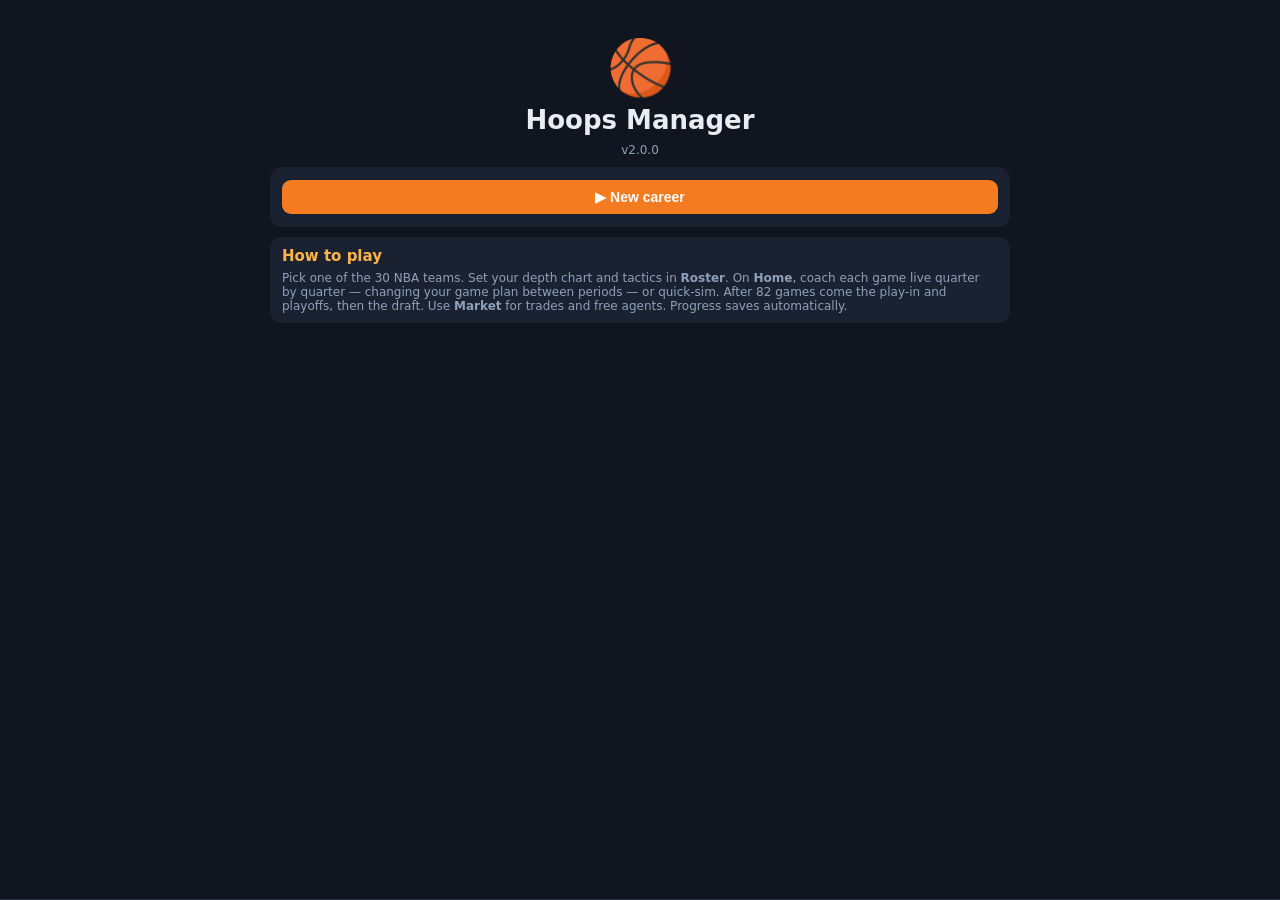
<file: games/hoops.html>
<!DOCTYPE html>
<html lang="en"><head><meta charset="utf-8">
<meta name="viewport" content="width=device-width,initial-scale=1">
<title>Hoops Manager</title>
<style>
*{box-sizing:border-box;-webkit-tap-highlight-color:transparent}
html,body{margin:0;height:100%;font-family:system-ui,sans-serif;background:#10151f;color:#e8ecf3;font-size:14px}
#app{padding:10px 10px 74px;max-width:760px;margin:0 auto}
h2{margin:6px 0 8px;font-size:18px}h3{margin:14px 0 6px;font-size:15px;color:#ffb347}
.card{background:#1a2231;border-radius:12px;padding:10px 12px;margin-bottom:10px}
.btn{background:#f47b20;border:0;border-radius:9px;color:#fff;font-weight:700;padding:9px 12px;font-size:14px;margin:3px 3px 3px 0}
.btn.s{padding:4px 8px;font-size:12px;background:#33415a}.btn.g{background:#33415a}.btn:disabled{opacity:.4}
.sc{overflow-x:auto}table{border-collapse:collapse;width:100%;white-space:nowrap}
th,td{padding:4px 6px;text-align:right;border-bottom:1px solid #263247;font-variant-numeric:tabular-nums}
th{color:#8fa0bb;font-weight:600;font-size:12px}td:first-child,th:first-child,td.l,th.l{text-align:left}
tr.me td{background:#f47b2026;font-weight:700}tr.cut td{border-bottom:2px solid #f47b20}
nav{position:fixed;bottom:0;left:0;right:0;display:flex;background:#0b0f17;border-top:1px solid #263247;z-index:5}
nav button{flex:1;background:none;border:0;color:#8fa0bb;padding:10px 0 12px;font-size:11px;font-weight:600}
nav button.on{color:#f47b20}nav button b{display:block;font-size:17px}
select{background:#263247;color:#fff;border:0;border-radius:8px;padding:7px;font-size:14px;max-width:100%}
.mut{color:#8fa0bb;font-size:12px}.big{font-size:26px;font-weight:800}.w{color:#4cd97b}.lo{color:#ff6b6b}
.row{display:flex;gap:8px;flex-wrap:wrap;align-items:center}.inj{color:#ff6b6b}
.team{display:flex;justify-content:space-between;padding:9px 4px;border-bottom:1px solid #263247}
</style></head><body>
<div id="app"></div><nav id="nav"></nav>
<script>
const VERSION='2.0.0',KEY='hoopsmgr2';
// Real clubs and rosters as of April 2026 (ratings adapted from the community Basketball GM roster file by alexnoob)
const REAL={"teams":[["Atlanta","Hawks","ATL",0,2,[["Jalen Johnson","SF",24,80,89,61,77,90,70,76],["Onyeka Okongwu","C",25,66,67,65,64,80,65,49],["Nickeil Alexander-Walker","SF",27,61,77,79,60,55,57,64],["Jonathan Kuminga","PF",23,75,73,53,60,73,53,58],["Dyson Daniels","SG",23,51,70,50,65,62,70,64],["C.J. McCollum","SG",34,71,70,74,52,49,41,55],["Corey Kispert","SF",27,52,75,79,53,52,49,54],["Buddy Hield","SF",33,48,78,82,54,55,47,50],["Zaccharie Risacher","SF",21,51,71,64,52,55,54,54],["Jock Landale","C",30,52,66,53,53,69,51,50],["Gabe Vincent","SG",30,35,65,66,50,39,48,59],["Mouhamed Gueye","C",23,45,48,50,38,68,48,53],["Keaton Wallace","SG",27,39,57,59,53,46,49,51],["Asa Newell","PF",20,39,48,46,33,59,47,43],["Keshon Gilbert","PG",22,45,43,39,52,46,44,46]]],["Boston","Celtics","BOS",0,0,[["Jayson Tatum","PF",28,93,98,83,77,87,68,78],["Jaylen Brown","SF",29,93,97,69,74,76,69,81],["Derrick White","SG",31,63,83,86,71,65,67,79],["Payton Pritchard","PG",28,55,84,90,62,65,51,67],["Nikola Vucevic","C",35,68,88,59,59,73,58,30],["Luka Garza","C",27,65,52,50,47,70,48,38],["Sam Hauser","SF",28,32,78,82,52,56,48,51],["Neemias Queta","C",26,53,58,20,45,73,54,49],["Jordan Walsh","SF",23,39,47,63,46,71,64,55],["Dalano Banton","SF",26,49,69,54,53,56,47,45],["Hugo Gonzalez","SF",20,37,48,57,45,66,56,59],["Ron Harper Jr.","SF",26,46,57,59,37,59,41,53],["Baylor Scheierman","SG",25,29,50,69,47,60,51,42],["John Tonje","SG",25,48,57,56,39,43,37,44],["Max Shulga","SG",23,43,50,52,43,48,39,40]]],["Brooklyn","Nets","BKN",0,0,[["Michael Porter Jr.","SF",27,73,86,90,58,79,59,65],["Nic Claxton","C",27,66,55,26,53,71,55,57],["Terance Mann","SF",29,51,60,62,57,64,54,59],["Ziaire Williams","SF",24,51,69,64,47,63,48,53],["Josh Minott","SF",24,48,64,51,52,67,58,50],["Day'Ron Sharpe","C",24,58,45,27,48,77,47,31],["Noah Clowney","PF",21,53,56,59,45,61,46,58],["Nolan Traore","SG",20,55,62,48,60,49,48,58],["Ochai Agbaji","SG",26,37,65,57,47,56,48,60],["Jalen Wilson","SF",25,54,57,59,48,56,41,52],["Drake Powell","SF",20,46,46,56,48,52,53,53],["Danny Wolf","C",22,49,44,49,46,65,41,40],["Egor Demin","SF",20,30,63,60,53,54,42,52],["Malachi Smith","SG",26,37,54,54,54,52,43,47],["E.J. Liddell","PF",25,49,42,38,40,62,44,49]]],["Charlotte","Hornets","CHA",0,2,[["Coby White","SG",26,71,75,88,66,66,55,85],["LaMelo Ball","PG",24,80,82,74,72,72,57,64],["Miles Bridges","SF",28,76,81,67,63,77,50,71],["Brandon Miller","SF",23,66,82,72,63,65,55,66],["Kon Knueppel","SF",20,57,79,80,61,68,50,59],["Grant Williams","SF",27,66,41,71,61,62,56,54],["Sion James","SG",23,50,49,66,56,56,53,70],["Tre Mann","PG",25,54,72,63,58,57,44,57],["Josh Green","SF",25,46,52,64,55,50,54,61],["Moussa Diabate","PF",24,57,41,20,36,78,48,58],["Pat Connaughton","SF",33,46,60,58,50,60,40,45],["Ryan Kalkbrenner","C",24,52,37,20,31,62,49,52],["Tosan Evbuomwan","SF",25,49,49,49,51,61,48,47],["Antonio Reeves","SG",25,34,61,57,42,45,42,47],["Tidjane Salaun","PF",20,41,46,44,36,61,45,46]]],["Chicago","Bulls","CHI",0,1,[["Josh Giddey","SF",23,82,86,62,78,84,63,63],["Anfernee Simons","SG",27,63,75,82,57,52,44,68],["Tre Jones","PG",26,65,74,54,68,63,62,69],["Collin Sexton","SG",27,80,78,58,63,63,48,65],["Matas Buzelis","PF",21,62,70,64,56,68,55,68],["Isaac Okoro","SF",25,56,57,67,60,55,59,57],["Jalen Smith","PF",26,63,68,63,48,78,42,38],["Patrick Williams","PF",24,51,63,64,56,58,59,53],["Zach Collins","C",28,56,65,51,57,70,51,32],["Guerschon Yabusele","PF",30,49,59,56,50,64,49,30],["Nick Richards","C",28,55,45,20,32,73,37,45],["Rob Dillingham","PG",21,43,73,50,53,46,39,48],["Mac McClung","PG",27,55,51,52,45,44,45,57],["Yuki Kawamura","PG",25,45,59,57,61,27,35,37],["Mouhamadou Gueye","PF",27,45,34,28,36,61,47,44]]],["Cleveland","Cavaliers","CLE",0,1,[["Donovan Mitchell","SG",29,97,92,82,72,70,65,83],["Evan Mobley","C",25,82,82,60,69,82,67,70],["James Harden","SG",36,89,62,78,75,84,57,91],["Dennis Schroder","SG",32,71,71,68,66,59,48,80],["Max Strus","SF",30,49,81,80,64,63,55,74],["Jarrett Allen","C",28,76,66,20,54,78,59,47],["Jaylon Tyson","SF",23,46,68,67,56,65,54,63],["Sam Merrill","SG",30,33,82,81,51,49,39,61],["Craig Porter Jr.","PG",26,52,65,48,60,62,51,67],["Keon Ellis","SG",26,39,69,64,53,50,59,55],["Dean Wade","PF",29,41,68,70,55,63,60,50],["Larry Nance Jr.","PF",33,41,58,55,55,66,54,39],["Nae'Qwan Tomlin","PF",25,47,59,50,41,60,50,48],["Thomas Bryant","C",28,49,72,59,54,52,51,37],["Tyrese Proctor","SG",22,39,53,56,46,45,44,52]]],["Dallas","Mavericks","DAL",1,3,[["Kyrie Irving","PG",34,87,94,79,61,66,59,82],["Cooper Flagg","PF",19,66,78,58,60,72,62,67],["P.J. Washington","PF",27,64,68,66,54,70,59,68],["Naji Marshall","SF",28,69,71,60,60,65,63,57],["Max Christie","SG",23,49,69,68,54,57,50,70],["Dereck Lively II","C",22,61,50,21,52,74,54,58],["Brandon Williams","PG",26,63,69,52,58,59,50,65],["Khris Middleton","PF",34,65,70,61,59,61,51,43],["Daniel Gafford","C",27,67,55,20,47,71,51,48],["Caleb Martin","SF",30,55,60,52,51,60,55,52],["Ryan Nembhard","PG",23,33,71,58,61,46,38,58],["Klay Thompson","SF",36,49,78,78,45,44,39,40],["Dwight Powell","C",34,57,33,21,53,61,48,42],["Marvin Bagley III","PF",27,56,62,38,43,69,39,41],["AJ Johnson","SG",21,36,61,42,48,42,33,54]]],["Denver","Nuggets","DEN",1,4,[["Nikola Jokic","C",31,99,99,67,99,99,73,67],["Jamal Murray","SG",29,81,95,77,72,74,59,81],["Aaron Gordon","SF",30,84,81,76,68,88,66,80],["Christian Braun","SF",25,69,77,57,62,76,61,74],["Cameron Johnson","PF",30,65,73,78,63,65,62,66],["Tim Hardaway Jr.","SF",34,58,67,81,51,57,48,75],["Peyton Watson","SF",23,62,62,58,53,72,62,65],["Jonas Valanciunas","C",34,69,75,38,53,84,46,23],["Bruce Brown Jr.","SG",29,58,74,55,55,69,61,57],["Jalen Pickett","PG",26,35,70,67,58,55,45,45],["Tyus Jones","PG",30,36,63,63,53,50,45,62],["Spencer Jones","SF",25,43,42,65,47,58,53,61],["Julian Strawther","SF",24,48,75,58,49,54,45,42],["Zeke Nnaji","PF",25,58,50,44,41,64,45,50],["KJ Simpson","PG",23,44,57,46,53,50,47,52]]],["Detroit","Pistons","DET",0,1,[["Cade Cunningham","SG",24,96,98,62,76,75,63,85],["Jalen Duren","C",22,73,73,26,57,93,62,54],["Tobias Harris","PF",33,68,79,66,57,76,62,75],["Ausar Thompson","SF",23,64,74,53,65,86,68,69],["Caris LeVert","SF",31,64,65,71,62,61,56,60],["Duncan Robinson","SF",32,52,78,88,58,49,47,60],["Isaiah Stewart","C",25,55,55,46,55,83,51,62],["Javonte Green","SF",32,55,61,61,57,69,63,64],["Kevin Huerter","SG",27,53,68,80,55,57,49,53],["Ron Holland II","SF",21,59,71,48,52,69,65,64],["Daniss Jenkins","PG",24,48,77,56,61,52,54,62],["Marcus Sasser","SG",25,44,71,67,55,50,45,45],["Paul Reed","PF",27,40,66,37,43,73,57,37],["Wendell Moore Jr.","SF",24,43,48,48,46,56,46,53],["Isaac Jones","C",25,51,40,20,26,55,41,50]]],["Golden State","Warriors","GSW",1,5,[["Stephen Curry","PG",38,85,90,99,71,67,61,73],["Jimmy Butler","SF",36,93,77,61,72,78,77,69],["Kristaps Porzingis","C",30,75,85,69,64,81,66,58],["Brandin Podziemski","SF",23,56,77,67,59,68,55,68],["Draymond Green","PF",36,59,51,59,73,68,74,47],["De'Anthony Melton","SG",28,47,66,75,59,62,62,57],["Moses Moody","SF",24,61,65,71,51,60,54,67],["Will Richard","SG",23,51,68,69,55,60,61,51],["Pat Spencer","SG",29,53,68,55,58,57,54,56],["Al Horford","C",40,36,78,76,63,68,62,47],["Quinten Post","C",26,45,82,73,60,64,55,33],["Seth Curry","SG",35,41,63,78,49,47,44,44],["LJ Cryer","PG",24,51,69,56,64,48,35,41],["Gui Santos","SF",24,48,50,56,51,64,51,51],["Gary Payton II","SG",33,38,65,53,48,59,64,41]]],["Houston","Rockets","HOU",1,3,[["Kevin Durant","PF",37,95,95,60,68,70,65,69],["Alperen Sengun","C",23,88,84,52,68,88,63,56],["Amen Thompson","SF",23,73,84,55,72,93,73,81],["Fred VanVleet","PG",32,60,78,83,67,64,63,81],["Jabari Smith Jr.","PF",23,61,73,76,56,79,54,77],["Tari Eason","PF",25,61,79,56,56,78,66,55],["Reed Sheppard","PG",22,44,78,79,56,54,50,59],["Josh Okogie","SG",27,66,50,60,56,66,62,56],["Dorian Finney-Smith","PF",33,44,70,70,55,61,64,51],["Steven Adams","C",32,50,37,20,45,86,57,28],["Aaron Holiday","PG",29,43,72,67,52,50,46,55],["Jeff Green","PF",39,65,61,59,52,54,46,39],["Jae'Sean Tate","SF",30,48,49,56,52,57,53,48],["Clint Capela","C",32,58,42,20,21,70,41,32],["Tristen Newton","PG",25,47,51,42,56,55,42,47]]],["Indiana","Pacers","IND",0,1,[["Tyrese Haliburton","PG",26,71,88,93,83,61,62,76],["Pascal Siakam","PF",32,85,94,64,71,72,64,75],["Aaron Nesmith","SF",26,61,76,81,59,65,61,61],["Andrew Nembhard","SG",26,64,79,61,70,53,56,68],["Obi Toppin","PF",28,63,84,70,65,64,56,42],["Ivica Zubac","C",29,67,69,20,52,77,54,48],["T.J. McConnell","PG",34,62,88,48,69,52,59,39],["Ben Sheppard","SG",24,33,72,71,53,56,47,58],["Jarace Walker","PF",22,51,65,56,59,65,53,49],["Jay Huff","C",27,49,60,62,39,61,52,48],["Quenton Jackson","PG",27,48,59,53,53,46,46,53],["Kobe Brown","PF",26,37,68,49,48,60,47,49],["Johnny Furphy","SF",21,37,54,51,41,57,45,50],["Jalen Slawson","SF",26,48,48,41,48,57,46,43],["Taelon Peter","SG",24,39,53,57,42,44,39,45]]],["Los Angeles","Clippers","LAC",1,5,[["Darius Garland","PG",26,79,87,72,71,60,55,85],["Bennedict Mathurin","SF",24,80,79,67,67,76,55,83],["Kawhi Leonard","SF",34,79,94,61,61,66,72,59],["John Collins","PF",28,69,72,50,50,69,53,45],["Bradley Beal","SG",32,70,82,56,58,46,47,54],["Bogdan Bogdanovic","SF",33,48,75,76,55,53,46,46],["Derrick Jones Jr.","SF",29,52,57,62,46,55,54,64],["Kris Dunn","PG",32,35,58,53,55,52,61,54],["Jordan Miller","SF",26,56,60,47,50,58,52,50],["Isaiah Jackson","C",24,62,37,20,29,67,43,44],["Nicolas Batum","PF",37,39,50,66,52,55,57,42],["Brook Lopez","C",38,47,76,64,45,51,53,27],["Kobe Sanders","SF",24,50,48,51,46,48,47,51],["Norchad Omier","PF",24,49,40,34,40,62,40,43],["Sean Pedulla","SG",23,39,50,53,49,40,38,43]]],["Los Angeles","Lakers","LAL",1,5,[["Luka Doncic","SG",27,99,99,80,82,91,70,89],["Austin Reaves","SF",28,85,91,85,71,76,55,90],["LeBron James","PF",41,99,93,62,80,74,66,65],["Marcus Smart","SG",32,56,67,65,62,51,67,54],["Jake LaRavia","SF",24,53,62,69,61,67,58,63],["Rui Hachimura","PF",28,62,73,64,50,62,51,70],["Deandre Ayton","C",27,63,77,43,46,72,58,41],["Luke Kennard","SG",29,38,63,81,56,56,46,57],["Jarred Vanderbilt","PF",27,49,48,48,57,78,61,41],["Dalton Knecht","SG",25,48,69,74,44,52,40,46],["Jaxson Hayes","C",26,59,46,28,46,64,46,50],["Maxi Kleber","PF",34,52,43,55,46,54,51,36],["Nick Smith Jr.","SG",22,39,66,55,46,41,29,48],["Chris Manon","SG",24,41,49,50,44,36,48,39],["Drew Timme","C",25,53,28,20,41,58,34,28]]],["Memphis","Grizzlies","MEM",1,3,[["Ja Morant","PG",26,94,91,63,80,73,60,83],["Cedric Coward","SF",22,68,77,72,62,74,59,57],["Ty Jerome","SG",28,64,84,67,66,58,60,49],["Jaylen Wells","SF",22,60,76,71,55,56,54,67],["Santi Aldama","PF",25,57,78,68,58,71,54,54],["Scotty Pippen Jr.","PG",25,60,68,59,65,64,58,63],["Cam Spencer","SG",26,46,74,78,56,51,48,55],["Zach Edey","C",24,59,52,40,46,79,55,36],["Kentavious Caldwell-Pope","SF",33,47,66,67,55,52,57,62],["Walter Clayton Jr.","SG",23,52,63,66,58,56,45,53],["Javon Small","PG",23,52,61,60,56,43,40,60],["Brandon Clarke","PF",29,54,63,35,52,67,54,37],["GG Jackson II","PF",21,56,66,52,41,58,43,43],["Taylor Hendricks","PF",22,40,58,60,37,60,49,57],["Olivier-Maxence Prosper","PF",23,54,50,44,40,59,49,43]]],["Miami","Heat","MIA",0,2,[["Tyler Herro","SG",26,78,88,86,64,69,53,75],["Norman Powell","SF",32,83,83,77,59,61,59,71],["Bam Adebayo","C",28,80,81,58,60,73,68,52],["Andrew Wiggins","SF",31,75,80,66,61,64,65,73],["Jaime Jaquez Jr.","SF",25,76,78,52,63,70,56,64],["Davion Mitchell","PG",27,54,63,68,69,51,64,61],["Pelle Larsson","SG",25,60,63,69,61,53,53,62],["Kel'el Ware","PF",22,55,65,50,44,81,56,50],["Simone Fontecchio","SF",30,49,76,77,53,59,47,53],["Nikola Jovic","PF",23,60,72,59,59,60,52,48],["Dru Smith","SG",28,42,71,57,60,55,62,53],["Jahmir Young","PG",25,47,54,49,49,38,45,54],["Keshad Johnson","SF",25,49,48,44,37,56,47,51],["Myron Gardner","SG",25,36,53,51,42,60,43,43],["Kasparas Jakucionis","PG",20,50,54,46,49,51,34,41]]],["Milwaukee","Bucks","MIL",0,1,[["Giannis Antetokounmpo","PF",31,99,95,54,77,97,71,81],["Myles Turner","C",30,71,64,68,59,72,67,59],["Ryan Rollins","PG",23,63,83,71,63,64,61,67],["Kevin Porter Jr.","SG",26,74,76,58,64,68,54,62],["Kyle Kuzma","PF",30,73,67,55,51,62,46,58],["A.J. Green","SG",26,37,72,84,49,47,45,61],["Gary Trent Jr.","SF",27,49,75,77,45,46,54,55],["Bobby Portis","PF",31,64,82,50,42,70,40,22],["Taurean Prince","SF",31,37,68,71,51,53,52,52],["Ousmane Dieng","C",23,45,72,62,55,60,49,57],["Andre Jackson Jr.","SG",24,38,57,48,59,66,58,60],["Gary Harris","SG",31,37,47,65,48,47,54,57],["Jericho Sims","C",27,38,28,20,37,71,37,51],["Thanasis Antetokounmpo","SF",33,54,42,25,45,61,51,44],["Cormac Ryan","SG",27,36,56,57,41,42,36,36]]],["Minnesota","Timberwolves","MIN",1,4,[["Anthony Edwards","SF",24,96,90,90,73,86,73,92],["Julius Randle","PF",31,84,74,58,64,84,55,70],["Jaden McDaniels","SF",25,53,80,64,59,64,67,71],["Ayo Dosunmu","SG",26,59,78,67,66,58,59,61],["Rudy Gobert","C",33,70,42,20,51,78,66,52],["Donte DiVincenzo","SG",29,53,70,80,57,63,60,52],["Naz Reid","C",26,58,79,75,57,72,62,42],["Mike Conley","PG",38,50,63,70,62,55,59,52],["Bones Hyland","SG",25,50,68,64,54,51,40,50],["Terrence Shannon Jr.","SF",25,52,65,55,49,53,43,61],["Jaylen Clark","SG",24,43,56,57,47,51,56,51],["Julian Phillips","SF",22,52,48,51,42,59,49,63],["Kyle Anderson","PF",32,43,69,46,55,55,55,28],["Joe Ingles","SF",38,30,48,69,56,47,50,22],["Zyon Pullin","PG",25,37,46,42,50,42,43,42]]],["New Orleans","Pelicans","NOP",1,3,[["Zion Williamson","PF",25,99,86,43,67,71,61,60],["Trey Murphy III","SF",26,75,82,83,63,63,61,68],["Jordan Poole","SG",27,77,74,79,59,43,45,65],["Saddiq Bey","SF",27,64,78,70,52,68,54,54],["Dejounte Murray","SG",29,74,83,58,62,54,53,49],["Herbert Jones","SF",27,56,75,63,62,52,69,49],["Derik Queen","PF",21,66,71,41,56,73,49,52],["Jeremiah Fears","PG",19,67,76,53,56,58,46,58],["Yves Missi","C",22,56,48,20,46,68,47,56],["Karlo Matkovic","C",25,46,64,52,51,67,50,38],["Kevon Looney","C",30,47,43,23,47,74,53,21],["Bryce McGowens","SG",23,52,56,54,46,54,44,54],["Jordan Hawkins","SF",24,53,63,64,44,46,40,44],["DeAndre Jordan","C",37,52,26,20,35,76,36,21],["Micah Peavy","SG",24,35,52,42,41,53,51,49]]],["New York","Knicks","NYK",0,0,[["Jalen Brunson","PG",29,97,99,71,72,70,64,85],["Karl-Anthony Towns","C",30,85,82,63,61,94,63,57],["OG Anunoby","SF",28,65,79,83,63,64,78,65],["Josh Hart","SF",31,61,72,64,69,87,65,80],["Mikal Bridges","SF",29,65,89,74,66,54,64,67],["Miles McBride","PG",25,44,79,77,55,52,50,73],["Jordan Clarkson","SG",34,66,76,63,55,59,43,65],["Mitchell Robinson","C",28,62,30,20,43,76,60,31],["Landry Shamet","SG",29,35,68,73,48,45,42,67],["Jeremy Sochan","PF",23,52,65,43,52,67,54,42],["Tyler Kolek","PG",25,44,65,50,59,51,45,55],["Jose Alvarado","PG",28,47,65,58,54,49,50,44],["Dillon Jones","SF",24,54,53,47,52,65,48,40],["Ariel Hukporti","C",24,47,36,20,40,67,41,53],["Kevin McCullar Jr.","SG",25,47,51,39,44,57,45,44]]],["Oklahoma City","Thunder","OKC",1,4,[["Shai Gilgeous-Alexander","SG",27,99,99,71,79,75,81,90],["Jalen Williams","SF",25,75,96,61,73,74,71,87],["Chet Holmgren","C",23,71,72,58,63,84,63,66],["Luguentz Dort","SF",27,52,68,80,63,68,74,62],["Ajay Mitchell","PG",24,64,87,60,63,62,64,71],["Isaiah Hartenstein","C",28,55,71,38,64,88,64,57],["Isaiah Joe","SG",26,43,73,87,56,57,52,61],["Aaron Wiggins","SF",27,48,84,74,58,62,58,60],["Cason Wallace","SG",22,31,71,70,61,54,66,68],["Alex Caruso","SG",32,38,68,63,63,61,70,58],["Jared McCain","SG",22,54,71,68,51,53,45,48],["Kenrich Williams","SF",31,45,65,64,58,68,58,41],["Jaylin Williams","C",23,39,63,61,61,75,55,45],["Branden Carlson","C",27,45,50,52,43,58,43,47],["Nikola Topic","PG",20,52,56,40,53,52,34,49]]],["Orlando","Magic","ORL",0,2,[["Franz Wagner","SF",24,89,94,64,65,73,69,70],["Jalen Suggs","SG",25,69,82,74,71,72,71,68],["Paolo Banchero","PF",23,92,71,55,61,82,51,81],["Desmond Bane","SF",28,75,88,75,64,73,55,73],["Anthony Black","SF",22,66,74,59,60,64,58,75],["Wendell Carter Jr.","C",27,64,52,54,54,82,53,55],["Tristan da Silva","PF",25,49,80,73,53,64,54,54],["Moritz Wagner","PF",29,64,70,49,51,74,51,38],["Goga Bitadze","C",26,55,45,34,50,77,52,41],["Jonathan Isaac","PF",28,49,47,47,38,72,54,36],["Jevon Carter","PG",30,28,67,68,51,39,47,41],["Jamal Cain","SF",27,45,58,52,44,59,47,52],["Noah Penda","PF",21,46,42,52,41,63,46,45],["Jase Richardson Jr.","SG",20,46,55,54,43,47,39,49],["Colin Castleton","C",26,42,38,20,37,56,42,38]]],["Philadelphia","76ers","PHI",0,0,[["Tyrese Maxey","SG",25,97,99,81,71,60,64,81],["Joel Embiid","C",32,89,88,51,60,74,59,48],["V.J. Edgecombe","SG",20,66,80,67,63,64,58,73],["Quentin Grimes","SG",26,70,68,77,61,60,60,66],["Paul George","PF",36,69,86,69,62,64,63,52],["Kelly Oubre Jr.","SF",30,68,66,62,49,65,54,72],["Dominick Barlow","PF",23,53,58,48,48,67,53,64],["Trendon Watford","PF",25,58,65,50,58,67,50,44],["Andre Drummond","C",32,50,41,30,40,84,51,31],["Tyrese Martin","SF",27,42,66,62,51,64,45,58],["Kyle Lowry","PG",40,48,46,65,57,53,51,47],["Jabari Walker","PF",23,56,45,47,41,73,44,50],["Dalen Terry","SF",23,48,54,52,55,59,58,48],["Adem Bona","C",23,51,34,20,34,67,47,62],["Justin Edwards","SF",22,41,66,61,49,45,48,45]]],["Phoenix","Suns","PHX",1,5,[["Devin Booker","SG",29,95,95,65,70,63,56,91],["Jalen Green","SG",24,80,83,76,65,72,53,90],["Grayson Allen","SF",30,66,79,88,62,57,57,71],["Dillon Brooks","SF",30,66,87,72,59,54,64,68],["Collin Gillespie","PG",26,48,78,81,62,61,54,53],["Mark Williams","C",24,69,65,20,52,76,57,37],["Royce O'Neale","SF",33,42,72,80,57,65,59,54],["Jordan Goodwin","SG",27,39,77,60,54,66,54,59],["Ryan Dunn","SG",23,42,62,59,47,62,54,58],["Amir Coffey","SF",29,51,54,67,53,55,50,51],["Jamaree Bouyea","SG",26,40,67,65,49,54,48,50],["Haywood Highsmith","SF",29,42,55,63,51,57,60,48],["Isaiah Livers","SF",27,34,55,58,45,54,46,57],["Oso Ighodaro","PF",23,53,46,20,48,53,50,57],["Koby Brea","SF",23,39,54,55,35,42,36,41]]],["Portland","Trail Blazers","POR",1,4,[["Damian Lillard","PG",35,91,82,91,73,77,58,91],["Deni Avdija","SF",25,84,85,75,72,88,66,85],["Jrue Holiday","SG",36,51,83,72,66,67,66,63],["Shaedon Sharpe","SG",23,75,79,60,56,68,54,81],["Jerami Grant","SF",32,78,67,72,56,58,57,73],["Toumani Camara","PF",26,54,62,74,61,66,68,68],["Scoot Henderson","PG",22,69,65,57,62,62,49,78],["Donovan Clingan","C",22,54,44,45,45,84,56,48],["Vit Krejci","SF",26,39,67,72,56,53,53,56],["Caleb Love","SG",24,46,76,51,51,53,44,63],["Blake Wesley","SG",23,52,54,49,57,53,52,66],["Sidy Cissoko","SF",22,51,42,58,52,56,53,66],["Kris Murray","SF",25,46,48,52,49,60,56,56],["Robert Williams III","C",28,42,47,28,46,77,52,30],["Matisse Thybulle","SF",29,26,55,55,46,47,68,45]]],["Sacramento","Kings","SAC",1,5,[["Domantas Sabonis","C",30,83,66,48,61,91,57,54],["Zach LaVine","SF",31,77,82,82,64,65,48,82],["De'Andre Hunter","SF",28,73,77,76,61,64,58,64],["Russell Westbrook","PG",37,79,70,58,73,80,59,62],["DeMar DeRozan","SF",36,83,93,54,57,54,50,69],["Malik Monk","SG",28,72,75,72,60,57,47,59],["Keegan Murray","SF",25,57,81,67,51,65,54,67],["Precious Achiuwa","PF",26,49,63,45,51,76,53,51],["Devin Carter","SG",24,54,64,52,53,64,53,55],["Nique Clifford","SG",24,51,57,57,55,61,50,56],["Maxime Raynaud","C",23,55,71,40,47,67,44,42],["Drew Eubanks","C",29,52,46,26,50,69,44,45],["Doug McDermott","SF",34,36,72,75,45,42,36,48],["Killian Hayes","SG",24,41,55,42,54,50,48,53],["Patrick Baldwin Jr.","PF",23,40,51,51,43,63,40,46]]],["San Antonio","Spurs","SAS",1,3,[["Victor Wembanyama","C",22,93,95,62,68,87,70,58],["De'Aaron Fox","PG",28,90,93,67,71,72,64,83],["Stephon Castle","SG",21,82,79,55,70,69,60,79],["Harrison Barnes","SF",34,61,67,80,59,67,61,72],["Devin Vassell","SF",25,61,81,74,57,56,58,65],["Keldon Johnson","SF",26,68,81,60,53,74,56,62],["Julian Champagnie","SF",25,54,75,76,57,66,54,62],["Dylan Harper","SG",20,67,78,55,62,64,55,63],["Luke Kornet","C",30,57,59,36,57,72,51,60],["Kelly Olynyk","PF",35,58,51,62,58,66,53,30],["Jordan McLaughlin","PG",30,40,53,57,55,48,51,54],["Lindy Waters III","SF",28,34,67,67,42,49,43,39],["Mason Plumlee","C",36,51,22,20,45,68,42,27],["Bismack Biyombo","C",33,48,31,20,42,60,47,33],["Emanuel Miller","SF",26,40,48,41,40,56,45,41]]],["Toronto","Raptors","TOR",0,0,[["Immanuel Quickley","SG",27,74,83,83,75,73,61,71],["Scottie Barnes","PF",24,79,92,56,68,75,69,62],["R.J. Barrett","SF",25,87,80,64,67,77,57,80],["Brandon Ingram","SF",28,85,87,59,67,68,55,76],["Sandro Mamukelashvili","PF",27,57,73,70,61,77,54,60],["Jamal Shead","PG",23,51,67,63,68,52,54,70],["Collin Murray-Boyles","PF",21,57,68,50,56,68,62,45],["Gradey Dick","SF",22,61,68,68,53,58,51,56],["Ja'Kobe Walter","SF",21,51,65,63,53,58,50,61],["Jakob Poeltl","C",30,65,54,20,55,67,58,28],["Trayce Jackson-Davis","PF",26,61,60,20,53,70,52,44],["Jonathan Mogbo","PF",24,43,62,37,52,65,51,42],["Jamison Battle","SF",25,32,67,67,43,56,34,57],["A.J. Lawson","SG",25,43,56,52,40,50,41,52],["Chucky Hepburn","PG",23,43,51,35,52,45,47,48]]],["Utah","Jazz","UTA",1,4,[["Lauri Markkanen","PF",29,82,91,85,61,81,63,68],["Jaren Jackson Jr.","C",26,85,82,62,59,63,67,59],["Keyonte George","SG",22,76,75,66,66,65,46,77],["Walker Kessler","C",24,63,49,41,51,82,53,64],["Sviatoslav Mykhailiuk","SF",29,42,64,67,53,56,44,71],["Isaiah Collier","PG",21,57,52,45,62,61,45,68],["Kyle Filipowski","PF",22,53,55,61,53,71,46,42],["John Konchar","SG",30,35,55,64,52,74,53,57],["Kevin Love","PF",37,54,62,61,54,77,46,20],["Jusuf Nurkic","C",31,57,50,41,53,75,48,20],["Ace Bailey","PF",19,52,58,56,48,59,44,55],["Brice Sensabaugh","SF",22,46,72,67,46,57,40,38],["Elijah Harkless","SG",26,40,49,48,41,53,49,45],["Cody Williams","SF",21,39,47,40,43,47,37,52],["Oscar Tshiebwe","PF",26,47,33,20,27,72,43,35]]],["Washington","Wizards","WAS",0,2,[["Anthony Davis","C",33,88,86,53,57,87,64,70],["Trae Young","PG",27,84,77,73,80,68,57,86],["Alex Sarr","C",21,68,78,59,60,69,54,58],["Bilal Coulibaly","SF",21,61,65,58,60,61,59,65],["Kyshawn George","SF",22,60,73,66,59,63,50,60],["D'Angelo Russell","SG",30,66,72,62,61,54,40,56],["Tre Johnson","SG",20,49,76,68,45,49,39,57],["Cam Whitmore","SF",21,67,75,56,45,60,41,47],["Jaden Hardy","SG",23,55,65,62,46,51,38,60],["Bub Carrington","SG",20,39,64,57,51,54,39,58],["Tristan Vukcevic","C",23,47,65,57,48,64,44,38],["Anthony Gill","PF",33,52,55,48,48,60,46,41],["Justin Champagnie","SF",25,41,58,61,45,60,47,45],["Sharife Cooper","PG",25,45,51,48,56,39,37,48],["Jamir Watkins","SF",24,46,47,38,40,52,45,46]]]],"fa":[["Cam Thomas","SG",24,78,83,63,55,54,47,74],["Malik Beasley","SG",29,46,81,85,46,57,41,72],["Cole Anthony","PG",26,67,77,56,57,76,51,62],["Georges Niang","SF",32,47,78,78,55,57,50,56],["Jaden Ivey","SG",24,68,64,59,58,67,44,67],["Alec Burks","SF",34,61,67,70,54,60,48,54],["Spencer Dinwiddie","SG",33,59,63,66,58,56,47,60],["Vince Williams Jr.","SF",25,56,62,60,60,68,53,57],["Terry Rozier","SG",32,56,68,60,51,62,42,66],["Christian Wood","PF",30,68,64,53,40,76,36,49],["Trey Lyles","PF",30,52,57,63,52,73,48,47],["Lonzo Ball","PG",28,41,60,72,60,54,59,37],["Reggie Jackson","SG",36,63,72,61,57,50,38,49],["Shake Milton","SF",29,51,64,62,54,61,48,56],["Lonnie Walker IV","SF",27,56,76,66,54,49,41,50],["Brandon Boston Jr.","SG",24,57,68,58,52,52,48,53],["Garrison Mathews","SG",29,58,45,74,43,47,43,63],["Monte Morris","PG",30,48,75,63,55,55,43,49],["Cameron Payne","PG",31,44,79,60,57,46,45,49],["Jordan Nwora","SF",27,53,69,61,48,64,44,50],["Isaiah Wong","SG",25,54,69,52,55,59,45,54],["Jared Butler","PG",26,54,67,61,56,46,42,51],["Ricky Council IV","SG",24,59,71,51,48,57,41,57],["Dario Saric","PF",32,57,56,58,56,68,47,27],["Patty Mills","PG",37,52,64,68,51,41,40,48],["Jeremiah Robinson-Earl","PF",25,42,66,54,49,66,49,49],["Dante Exum","PG",30,49,71,54,55,53,48,42],["KJ Martin","SF",25,53,50,49,48,63,47,63],["Damion Lee","SF",33,44,67,61,51,61,50,38],["Cody Martin","SF",30,42,65,49,54,61,53,49]]};
const TEAMS=REAL.teams.map(t=>t.slice(0,5));
const FIRST='Marcus Jalen Tyler Devin Andre Luka Nikola Darius Malik Cole Jordan Isaiah Trey Xavier Mateo Kofi Elijah Caleb Dante Owen Rasheed Tomas Hugo Emeka Zion Bryce Kenji Leon Amir Felix Theo Silas Omar Javon Miles Rui Pablo Sven Kai Noah Ezra Dario Lamar Quincy Ivan'.split(' ');
const LAST='Carter Brooks Okafor Petrov Hayes Mendoza Lindqvist Walker Banks Dupont Reyes Kowalski Bryant-Hill Nakamura Osei Sullivan Ferreira Jensen Whitaker Adeyemi Costa Novak Hawkins Morrow Delgado Schmidt Tanaka Ellis Vance Marchetti Obi Castillo Fontaine Greer Halloran Ibarra Jovic Kimball Laurent Mbeki Nilsson Ortega Prescott Quarles Rahman Sato Thibault Underwood Varga Winslow Yilmaz Zubac Abara Benton Crowe Dimitrov Easton Fofana'.split(' ');
const KEYS=['ins','mid','tp','pas','reb','def','ath'],POS=['PG','SG','SF','PF','C'];
const PROF={PG:{ins:-4,mid:2,tp:5,pas:12,reb:-12,def:0,ath:3},SG:{ins:-2,mid:4,tp:7,pas:2,reb:-8,def:0,ath:3},SF:{ins:1,mid:2,tp:2,pas:-1,reb:-1,def:2,ath:2},PF:{ins:5,mid:0,tp:-5,pas:-5,reb:8,def:2,ath:0},C:{ins:8,mid:-5,tp:-14,pas:-7,reb:13,def:4,ath:-3}};
const WT={PG:{ins:.12,mid:.12,tp:.18,pas:.24,reb:.03,def:.16,ath:.15},SG:{ins:.14,mid:.15,tp:.22,pas:.12,reb:.05,def:.17,ath:.15},SF:{ins:.17,mid:.13,tp:.17,pas:.1,reb:.1,def:.19,ath:.14},PF:{ins:.22,mid:.1,tp:.1,pas:.07,reb:.2,def:.2,ath:.11},C:{ins:.25,mid:.06,tp:.04,pas:.06,reb:.25,def:.24,ath:.1}};
const ROT=[[36,34,32,30,28,22,18,16,12,8,4],[40,39,38,36,34,18,14,10,6,3,2],[30,29,28,27,26,24,22,20,16,10,8]];
const PACE=['Slow','Normal','Fast'],FOC=['Attack inside','Balanced','Shoot threes'],DEFN=['Man-to-man','Zone','Full-court press'],ROTN=['Normal rotation','Ride the starters','Deep bench'];let PRE=null;
const R=(a,b)=>a+Math.random()*(b-a),RI=(a,b)=>Math.floor(R(a,b+1)),pick=a=>a[Math.floor(Math.random()*a.length)],clamp=(v,a,b)=>Math.max(a,Math.min(b,v));
const gauss=()=>{let s=0;for(let i=0;i<6;i++)s+=Math.random();return(s-3)/.7071};
const shuffle=a=>{for(let i=a.length-1;i>0;i--){const j=Math.floor(Math.random()*(i+1));[a[i],a[j]]=[a[j],a[i]]}return a};
const blank=()=>({g:0,min:0,pts:0,reb:0,ast:0,stl:0,blk:0,fgm:0,fga:0,tpm:0,tpa:0,ftm:0,fta:0,to:0});
let S=null,UI={live:null,view:'menu',tt:0,give:{},get:{},msg:''};
const P=id=>S.P[id],T=id=>S.teams[id],tn=id=>TEAMS[id][0]+' '+TEAMS[id][1],ab=id=>TEAMS[id][2];
function ovr(p){let s=0;for(const k of KEYS)s+=p.r[k]*WT[p.pos][k];return Math.round(s)}
function mkPlayer(pos,q,age){const r={};for(const k of KEYS)r[k]=Math.round(clamp(q+PROF[pos][k]+gauss()*6,20,99));
  const p={id:S.nid++,name:pick(FIRST)+' '+pick(LAST),pos,age,r,tid:-1,inj:0,st:blank(),ps:blank()};p.ovr=ovr(p);p.pot=clamp(p.ovr+(age<27?RI(0,(27-age)*3):0),p.ovr,97);S.P[p.id]=p;return p}
function aiTactics(t){const top=t.order.slice(0,8).map(P),av=k=>top.reduce((s,p)=>s+p.r[k],0)/top.length;
  t.tac={pace:RI(0,2),focus:av('tp')>av('ins')+2?2:av('ins')>av('tp')+7?0:1,def:Math.random()<.6?0:Math.random()<.6?1:2}}
const sortRoster=t=>t.order.sort((a,b)=>P(b).ovr-P(a).ovr);
function strength(t){const o=t.order.map(P).sort((a,b)=>b.ovr-a.ovr).slice(0,8);return o.reduce((s,p)=>s+p.ovr,0)/o.length}
function mkReal(d,tid){const r={};KEYS.forEach((k,i)=>r[k]=d[3+i]);const p={id:S.nid++,name:d[0],pos:d[1],age:d[2],r,tid,inj:0,st:blank(),ps:blank()};p.ovr=ovr(p);p.pot=clamp(p.ovr+(p.age<26?RI(26-p.age,(26-p.age)*3):0),p.ovr,97);S.P[p.id]=p;return p}
function newLeague(){S={v:2,nid:1,season:2026,day:0,phase:'pick',user:-1,P:{},teams:[],fa:[],sched:[],res:{},po:null,hist:[],last:null,draft:null};
  REAL.teams.forEach((rt,i)=>{const t={id:i,w:0,l:0,pf:0,pa:0,order:[],tac:{pace:1,focus:1,def:0}};rt[5].forEach(d=>t.order.push(mkReal(d,i).id));S.teams.push(t);sortRoster(t);aiTactics(t)});
  REAL.fa.forEach(d=>S.fa.push(mkReal(d,-1).id))}
function genSchedule(){let arr=shuffle([...Array(30).keys()]);const rounds=[];
  for(let r=0;r<29;r++){const d=[];for(let i=0;i<15;i++){const a=arr[i],b=arr[29-i];d.push(r%2?[a,b]:[b,a])}rounds.push(d);arr=[arr[0],arr[29],...arr.slice(1,29)]}
  const flip=d=>d.map(([a,b])=>[b,a]);const days=[...rounds,...rounds.map(flip),...shuffle(rounds.slice()).slice(0,24).map((d,i)=>i%2?flip(d):d)];S.sched=shuffle(days)}
// ---------- match engine ----------
function wp(list,f){let tot=0;const w=list.map(x=>{const v=f(x);tot+=v;return v});let r=Math.random()*tot;for(let i=0;i<list.length;i++){r-=w[i];if(r<=0)return list[i]}return list[list.length-1]}
function projMin(t){const MINS=ROT[t.rot||0],act=t.order.map(P).filter(p=>!p.inj).slice(0,11),m={};const tot=MINS.slice(0,act.length).reduce((a,b)=>a+b,0)||1;act.forEach((p,i)=>m[p.id]=Math.round(MINS[i]*240/tot));return m}
function prep(t,box){const m=projMin(t),pl=t.order.map(P).filter(p=>m[p.id]).map(p=>({p,min:m[p.id],b:box[p.id]||(box[p.id]={...blank(),id:p.id}),use:m[p.id]*Math.pow((p.r.ins*.4+p.r.mid*.25+p.r.tp*.35)/60,1.7)}));
  const av=(f,wf=()=>1)=>{let s=0,w=0;pl.forEach(x=>{const k=x.min*wf(x.p);s+=f(x.p)*k;w+=k});return s/w};const big=p=>p.pos=='C'||p.pos=='PF';
  return{t,tac:t.tac,fat:t.rot==1?.006:0,pl,def:av(p=>p.r.def),reb:av(p=>p.r.reb),pas:av(p=>p.r.pas),defI:av(p=>p.r.def*.8+p.r.ath*.2,p=>big(p)?1.6:.6),defP:av(p=>p.r.def*.7+p.r.ath*.3,p=>big(p)?.6:1.4)}}
function poss(O,X,home){let pts=0;
  const toP=.125+(X.tac.def==2?.025:0)+(O.tac.pace==2?.008:0)-(O.pas-60)*.0007+(X.def-60)*.0006;
  if(Math.random()<toP){wp(O.pl,x=>x.use).b.to++;if(Math.random()<.55)wp(X.pl,x=>x.min*x.p.r.def*x.p.r.ath).b.stl++;return 0}
  for(let k=0;k<4;k++){const s=wp(O.pl,x=>x.use),r=s.p.r,zone=X.tac.def==1,press=X.tac.def==2;
    const p3=clamp(.1+(r.tp-45)*.011,.02,.6)*[.72,1,1.3][O.tac.focus];
    const type=Math.random()<p3?2:Math.random()<r.ins/(r.ins+r.mid*.7)*[1.15,1,.95][O.tac.focus]?0:1;
    let pct=type==2?.33+(r.tp-60)*.0035-(X.defP-60)*.0025+(zone?.015:0):type==1?.405+(r.mid-60)*.0035-(X.def-60)*.0025:.575+(r.ins-60)*.004-(X.defI-60)*.003-(zone?.02:0);
    pct+=(press?.012:0)+(home?.008:0)-O.fat;
    if(Math.random()<[.18,.06,.03][type]+(press?.015:0)){const fp=clamp(.62+((r.mid+r.tp)/2-50)*.005,.4,.93);let lastIn=0;
      for(let i=0;i<(type==2?3:2);i++){s.b.fta++;lastIn=Math.random()<fp;if(lastIn){s.b.ftm++;s.b.pts++;pts++}}
      if(!lastIn)wp(X.pl,x=>x.min*x.p.r.reb**1.5).b.reb++;return pts}
    s.b.fga++;if(type==2)s.b.tpa++;
    if(Math.random()<pct){const v=type==2?3:2;s.b.fgm++;if(type==2)s.b.tpm++;s.b.pts+=v;pts+=v;
      if(Math.random()<(type==2?.8:.52)*(.75+O.pas/240))wp(O.pl,x=>x===s?0:x.min*x.p.r.pas**4).b.ast++;return pts}
    if(type==0&&Math.random()<.14)wp(X.pl,x=>x.min*x.p.r.def*(x.p.pos=='C'?3:x.p.pos=='PF'?2:.6)).b.blk++;
    if(Math.random()<clamp(.26+(O.reb-X.reb)*.005,.12,.4)){wp(O.pl,x=>x.min*x.p.r.reb**1.5).b.reb++;continue}
    wp(X.pl,x=>x.min*x.p.r.reb**1.5).b.reb++;return pts}
  return pts}
function startGame(h,a,po){return{h,a,po,q:[[],[]],hs:0,as:0,per:0,box:[{},{}],rnd:R(-3,3),done:false}}
function playPeriod(G){const ot=G.per>=4,H=prep(T(G.h),G.box[0]),A=prep(T(G.a),G.box[1]);const n=Math.round((101+(H.tac.pace-1)*3+(A.tac.pace-1)*3+G.rnd)/4),len=ot?Math.round(n*5/12):n;
  [H,A].forEach(X=>X.pl.forEach(x=>x.b.min+=x.min*(ot?5/48:.25)));let x=0,y=0;for(let i=0;i<len;i++){x+=poss(H,A,true);y+=poss(A,H,false)}
  G.q[0].push(x);G.q[1].push(y);G.hs+=x;G.as+=y;G.per++;G.done=G.per>=4&&G.hs!=G.as}
function finishGame(G){const{h,a,po,hs,as}=G,key=po?'ps':'st';const rows=G.box.map(o=>Object.values(o).sort((x,y)=>y.min-x.min));
  rows.forEach((r,i)=>{const risk=T(i?a:h).rot==1?.008:.004;r.forEach(b=>{const p=P(b.id);b.min=Math.round(b.min);const st=p[key];st.g++;for(const k in st)if(k!='g')st[k]+=b[k];if(Math.random()<risk)p.inj=RI(1,14)})});
  if(!po){const th=T(h),ta=T(a);th.pf+=hs;th.pa+=as;ta.pf+=as;ta.pa+=hs;hs>as?(th.w++,ta.l++):(ta.w++,th.l++)}
  const g={h,a,hs,as,q:G.q,win:hs>as?h:a,lose:hs>as?a:h};if(h==S.user||a==S.user)S.last={...g,box:rows,po};return g}
function simGame(h,a,po){if(PRE&&PRE.h==h&&PRE.a==a){const g=PRE;PRE=null;return g}const G=startGame(h,a,po);while(!G.done)playPeriod(G);return finishGame(G)}
function nextPOGame(){const po=S.po,u=S.user;if(!po||po.champ!=null)return null;const s=po.seeds[TEAMS[u][3]];
  if(po.stage=='pi1')return[s[6],s[7]].includes(u)?[s[6],s[7]]:[s[8],s[9]].includes(u)?[s[8],s[9]]:null;
  if(po.stage=='pi2'){const[g1,g2]=po.pi[TEAMS[u][3]];return u==g1.lose||u==g2.win?[g1.lose,g2.win]:null}
  const x=po.rounds[po.rounds.length-1].find(x=>(x.a==u||x.b==u)&&x.wa<4&&x.wb<4);if(!x)return null;return[0,1,4,6].includes(x.wa+x.wb)?[x.a,x.b]:[x.b,x.a]}
function heal(){for(const id in S.P)if(S.P[id].inj>0)S.P[id].inj--;S.teams.forEach(t=>{if(t.id!=S.user)sortRoster(t)})}
function playDay(){if(S.phase!='regular')return;S.sched[S.day].forEach(([h,a])=>{const g=simGame(h,a,false);if(h==S.user||a==S.user)S.res[S.day]=[g.hs,g.as]});S.day++;heal();if(S.day>=82)startPlayoffs()}
// ---------- standings & playoffs ----------
const pct=t=>t.w+t.l?t.w/(t.w+t.l):0;
function standings(c){return S.teams.filter(t=>TEAMS[t.id][3]==c).sort((a,b)=>pct(b)-pct(a)||(b.pf-b.pa)-(a.pf-a.pa))}
const better=(a,b)=>{const x=T(a),y=T(b);return pct(x)>pct(y)||(pct(x)==pct(y)&&x.pf-x.pa>=y.pf-y.pa)};
function startPlayoffs(){S.phase='playoffs';S.po={seeds:[0,1].map(c=>standings(c).slice(0,10).map(t=>t.id)),stage:'pi1',pi:[[],[]],rounds:[],champ:null}}
function playPO(){const po=S.po;if(!po||po.champ!=null)return;
  if(po.stage=='pi1'){[0,1].forEach(c=>{const s=po.seeds[c];po.pi[c]=[simGame(s[6],s[7],true),simGame(s[8],s[9],true)]});po.stage='pi2'}
  else if(po.stage=='pi2'){const r1=[];[0,1].forEach(c=>{const s=po.seeds[c],[g1,g2]=po.pi[c],g3=simGame(g1.lose,g2.win,true);po.pi[c].push(g3);
      const f=[...s.slice(0,6),g1.win,g3.win];[[0,7],[3,4],[2,5],[1,6]].forEach(([x,y])=>r1.push({a:f[x],b:f[y],wa:0,wb:0}))});po.rounds.push(r1);po.stage='r'}
  else{const cur=po.rounds[po.rounds.length-1];cur.forEach(s=>{if(s.wa==4||s.wb==4)return;const n=s.wa+s.wb,home=[0,1,4,6].includes(n);const g=home?simGame(s.a,s.b,true):simGame(s.b,s.a,true);g.win==s.a?s.wa++:s.wb++});
    if(cur.every(s=>s.wa==4||s.wb==4)){const w=cur.map(s=>s.wa==4?s.a:s.b);if(w.length==1){po.champ=w[0];S.phase='offseason'}
      else{const nx=[];for(let i=0;i<w.length;i+=2){const hi=better(w[i],w[i+1]);nx.push({a:hi?w[i]:w[i+1],b:hi?w[i+1]:w[i],wa:0,wb:0})}po.rounds.push(nx)}}}
  heal()}
function userResult(){const po=S.po,u=S.user,c=TEAMS[u][3];if(!po.seeds[c].includes(u))return'Missed the playoffs';
  if(!po.rounds[0]||!po.rounds[0].some(s=>s.a==u||s.b==u))return'Lost in the play-in';const names=['first round','conference semi-finals','conference finals','Finals'];
  for(let i=0;i<po.rounds.length;i++){const s=po.rounds[i].find(s=>s.a==u||s.b==u);if(!s)break;const won=(s.a==u&&s.wa==4)||(s.b==u&&s.wb==4);if(!won)return'Lost in the '+names[i]}
  return po.champ==u?'CHAMPIONS 🏆':'Playoffs'}
const userAlive=()=>{const po=S.po,u=S.user;if(!po||po.champ!=null)return false;const sd=po.seeds[TEAMS[u][3]];if(po.stage=='pi1')return sd.includes(u);
  if(po.stage=='pi2'){const[g1,g2]=po.pi[TEAMS[u][3]];return sd.slice(0,6).includes(u)||g1.win==u||g1.lose==u||g2.win==u}
  return po.rounds[po.rounds.length-1].some(s=>(s.a==u&&s.wb<4)||(s.b==u&&s.wa<4))};
// ---------- off-season ----------
function expectation(){const rk=S.teams.slice().sort((a,b)=>strength(b)-strength(a)).findIndex(t=>t.id==S.user)+1;S.exp=rk<=6?'Win a playoff series':rk<=16?'Make the playoffs':'Develop the squad and win 25+ games'}
function expMet(res){const t=T(S.user);if(S.exp[0]=='W')return/semi|conference finals|Finals|CHAMP/.test(res);if(S.exp[0]=='M')return!/Missed|play-in/.test(res);return t.w>=25}
function offseason(){const res=userResult(),t=T(S.user);S.hist.push({s:S.season,w:t.w,l:t.l,res,champ:tn(S.po.champ),met:expMet(res),exp:S.exp});
  const order=S.teams.slice().sort((a,b)=>pct(a)-pct(b)).map(t=>t.id);
  for(const id in S.P){const p=S.P[id],a=p.age,d=()=>a<=22?RI(0,5):a<=25?RI(-1,4):a<=29?RI(-2,2):a<=32?RI(-3,1):RI(-5,0);const base=d();
    for(const k of KEYS)p.r[k]=clamp(p.r[k]+base+RI(-1,1)-(k=='ath'&&a>30?1:0),20,99);p.age++;p.ovr=ovr(p);p.pot=Math.max(p.ovr,a>=27?p.ovr:p.pot);p.inj=0;
    if(p.age>=38||(p.age>=34&&Math.random()<.3)||(p.tid<0&&(p.ovr<48||p.age>32)))remove(p)}
  const pool=[];for(let i=0;i<60;i++){const p=mkPlayer(pick(POS),R(40,60)+(i<8?8:0),RI(19,22));p.pot=clamp(p.ovr+RI(4,26),p.ovr,96);p.tid=-2;pool.push(p.id)}
  S.draft={order:[...order,...order],pick:0,pool,log:[]};S.phase='draft';runDraft()}
function remove(p){if(p.tid>=0){const t=T(p.tid);t.order=t.order.filter(i=>i!=p.id)}S.fa=S.fa.filter(i=>i!=p.id);delete S.P[p.id]}
const dval=p=>p.ovr*.55+p.pot*.45;
function draftPick(pid){const d=S.draft,tid=d.order[d.pick],p=P(pid);d.pool=d.pool.filter(i=>i!=pid);p.tid=tid;T(tid).order.push(pid);d.log.push(`#${d.pick+1} ${ab(tid)} — ${p.name} (${p.pos}, ${p.ovr}/${p.pot})`);d.pick++}
function runDraft(auto){const d=S.draft;while(d.pick<60&&(auto||d.order[d.pick]!=S.user))draftPick(d.pool.slice().sort((a,b)=>dval(P(b))-dval(P(a)))[0]);if(d.pick>=60)endDraft()}
function endDraft(){S.draft.pool.forEach(i=>{P(i).tid=-1;S.fa.push(i)});S.draft.pool=[];
  S.teams.forEach(t=>{if(t.id==S.user)return;sortRoster(t);while(t.order.length>15){const id=t.order.pop();P(id).tid=-1;S.fa.push(id)}
    while(t.order.length<13&&S.fa.length){const id=S.fa.slice().sort((a,b)=>P(b).ovr-P(a).ovr)[0];sign(id,t.id)}sortRoster(t);aiTactics(t)});
  S.fa.sort((a,b)=>P(b).ovr-P(a).ovr).slice(40).forEach(i=>delete S.P[i]);S.fa=S.fa.slice(0,40);S.phase='pre'}
function startSeason(first){if(!first){S.season++;for(const id in S.P){S.P[id].st=blank();S.P[id].ps=blank()}}S.teams.forEach(t=>{t.w=t.l=t.pf=t.pa=0});S.day=0;S.res={};S.po=null;S.last=null;genSchedule();expectation();S.phase='regular'}
function sign(pid,tid){S.fa=S.fa.filter(i=>i!=pid);P(pid).tid=tid;T(tid).order.push(pid)}
function release(pid){const p=P(pid),t=T(p.tid);t.order=t.order.filter(i=>i!=pid);p.tid=-1;S.fa.push(pid)}
const val=p=>Math.pow(Math.max(1,p.ovr-45),2)*(p.age<24?1.3:p.age<28?1.1:p.age<31?.9:.6)+Math.max(0,p.pot-p.ovr)*8;
// ---------- UI ----------
const save=()=>{try{localStorage.setItem(KEY,JSON.stringify(S))}catch(e){}};
const f1=x=>x.toFixed(1),rec=t=>t.w+'–'+t.l;
function seedOf(id){return standings(TEAMS[id][3]).findIndex(t=>t.id==id)+1}
function nextGame(){if(S.day>=82)return null;const g=S.sched[S.day].find(g=>g.includes(S.user));return{home:g[0]==S.user,opp:g[0]==S.user?g[1]:g[0]}}
function boxHTML(){const L=S.last;if(!L)return'';const tb=(tid,rows)=>`<h3>${tn(tid)}</h3><div class="sc"><table><tr><th>Player</th><th>MIN</th><th>PTS</th><th>REB</th><th>AST</th><th>STL</th><th>BLK</th><th>FG</th><th>3P</th><th>FT</th><th>TO</th></tr>`+
    rows.map(b=>{const p=P(b.id);return p?`<tr><td>${p.name} <span class="mut">${p.pos}</span></td><td>${b.min}</td><td><b>${b.pts}</b></td><td>${b.reb}</td><td>${b.ast}</td><td>${b.stl}</td><td>${b.blk}</td><td>${b.fgm}-${b.fga}</td><td>${b.tpm}-${b.tpa}</td><td>${b.ftm}-${b.fta}</td><td>${b.to}</td></tr>`:''}).join('')+'</table></div>';
  const won=L.win==S.user,qs=i=>L.q[i].map(x=>`<td>${x}</td>`).join('');
  return`<div class="card"><div class="mut">Last game${L.po?' (playoffs)':''}</div><div class="big ${won?'w':'lo'}">${won?'WIN':'LOSS'} ${L.hs}–${L.as}</div>
  <div class="sc"><table><tr><th></th>${L.q[0].map((_,i)=>`<th>${i<4?'Q'+(i+1):'OT'}</th>`).join('')}<th>T</th></tr><tr><td>${ab(L.h)} (home)</td>${qs(0)}<td><b>${L.hs}</b></td></tr><tr><td>${ab(L.a)}</td>${qs(1)}<td><b>${L.as}</b></td></tr></table></div>${tb(L.h,L.box[0])}${tb(L.a,L.box[1])}</div>`}
function bracketHTML(){const po=S.po;if(!po)return'';let h='<div class="card"><h3 style="margin-top:0">Playoffs</h3>';const me=id=>id==S.user?`<b style="color:#f47b20">${ab(id)}</b>`:ab(id);
  ['East','West'].forEach((n,c)=>{if(po.pi[c].length)h+=`<div class="mut">${n} play-in: `+po.pi[c].map(g=>`${me(g.win)} ${Math.max(g.hs,g.as)}–${Math.min(g.hs,g.as)} ${me(g.lose)}`).join(' · ')+'</div>'});
  ['First round','Conference semi-finals','Conference finals','Finals'].forEach((n,i)=>{if(po.rounds[i])h+=`<h3>${n}</h3>`+po.rounds[i].map(s=>`<div>${me(s.a)} <b>${s.wa}–${s.wb}</b> ${me(s.b)}</div>`).join('')});
  if(po.champ!=null)h+=`<h3>🏆 Champions: ${tn(po.champ)}</h3>`;return h+'</div>'}
const V={};
V.pick=()=>`<h2>🏀 Hoops Manager <button class="btn s" data-a="nav" data-v="menu">☰ Menu</button></h2><div class="card">Pick a club to coach. You set the depth chart and tactics, make trades, sign free agents and draft rookies. 82 games, then the playoffs.<div class="mut">Real teams and rosters as of April 2026 (end of the 2025–26 season); future draft rookies are invented. Strength = average rating of the best 8 players.</div></div><div class="card">`+
  [0,1].map(c=>`<h3>${c?'Western':'Eastern'} Conference</h3>`+S.teams.filter(t=>TEAMS[t.id][3]==c).map(t=>`<div class="team"><span>${tn(t.id)} <span class="mut">strength ${f1(strength(t))}</span></span><button class="btn s" data-a="choose" data-v="${t.id}">Coach</button></div>`).join('')).join('')+'</div>';
V.home=()=>{const t=T(S.user);let h=`<h2>${tn(S.user)} <span class="mut">${S.season-1}–${String(S.season).slice(2)} · v${VERSION}</span></h2>`;if(UI.live)return h+liveHTML();
  if(S.phase=='regular'){const n=nextGame();h+=`<div class="card"><div class="row"><div><div class="mut">Record</div><div class="big">${rec(t)}</div></div><div><div class="mut">Conference seed</div><div class="big">#${seedOf(S.user)}</div></div><div><div class="mut">Game</div><div class="big">${S.day+1}/82</div></div></div>
    <div class="mut">Owner expects: ${S.exp}</div><p>Next: <b>${n.home?'vs':'@'} ${tn(n.opp)}</b> <span class="mut">(${rec(T(n.opp))})</span></p>
    <button class="btn" data-a="live">Coach this game live</button><button class="btn g" data-a="play" data-v="1">Quick sim</button><button class="btn g" data-a="play" data-v="7">Sim 7 games</button><button class="btn g" data-a="play" data-v="82">Sim rest of season</button></div>`+boxHTML()}
  else if(S.phase=='playoffs'){h+=`<div class="card"><div class="mut">Regular season finished ${rec(t)} (seed #${seedOf(S.user)})</div><p>${userAlive()?'Your season is still alive.':'Your season is over — sim on to see who wins it all.'}</p>
    ${nextPOGame()?'<button class="btn" data-a="live">Coach next game live</button>':''}<button class="btn g" data-a="po" data-v="1">Quick sim next day</button><button class="btn g" data-a="po" data-v="200">Sim to the end</button></div>`+bracketHTML()+boxHTML()}
  else if(S.phase=='offseason'){const res=userResult();h+=`<div class="card"><div class="big">${res}</div><p>Final record ${rec(t)}. Champions: <b>${tn(S.po.champ)}</b>.</p><p>Owner wanted: ${S.exp} — <b class="${expMet(res)?'w':'lo'}">${expMet(res)?'target met':'target missed'}</b></p><button class="btn" data-a="off">Go to the off-season & draft</button></div>`+bracketHTML()}
  else if(S.phase=='draft'){const d=S.draft;h+=`<div class="card"><h3 style="margin-top:0">Rookie draft — pick #${d.pick+1}: you're on the clock</h3><button class="btn g" data-a="autodraft">Auto-draft the rest</button>
    <div class="sc"><table><tr><th>Prospect</th><th>Pos</th><th>Age</th><th>OVR</th><th>POT</th><th></th></tr>`+d.pool.slice().sort((a,b)=>dval(P(b))-dval(P(a))).slice(0,25).map(i=>{const p=P(i);return`<tr><td>${p.name}</td><td>${p.pos}</td><td>${p.age}</td><td>${p.ovr}</td><td>${p.pot}</td><td><button class="btn s" data-a="draft" data-v="${i}">Draft</button></td></tr>`}).join('')+
    `</table></div><div class="mut">${d.log.slice(-6).join('<br>')}</div></div>`}
  else if(S.phase=='pre'){const n=t.order.length;h+=`<div class="card"><p>Draft done. Players have aged and developed — check your roster, the free agents and the trade market.</p><p>Roster: <b>${n}</b> players ${n>15?'<span class="lo">— release '+(n-15)+' to get down to 15</span>':n<10?'<span class="lo">— sign players to reach at least 10</span>':''}</p>
    <div class="mut">${S.draft.log.filter(l=>l.includes(' '+ab(S.user)+' ')).join('<br>')}</div><button class="btn" data-a="season" ${n>15||n<10?'disabled':''}>Start the ${S.season}–${String(S.season+1).slice(2)} season</button></div>`}
  return h};
function tacHTML(){const t=T(S.user),opt=(k,arr,cur)=>`<select data-c="tac" data-k="${k}">${arr.map((n,i)=>`<option value="${i}" ${cur==i?'selected':''}>${n}</option>`).join('')}</select>`;
  return`<div class="row"><label>Pace ${opt('pace',PACE,t.tac.pace)}</label><label>Offence ${opt('focus',FOC,t.tac.focus)}</label><label>Defence ${opt('def',DEFN,t.tac.def)}</label><label>Minutes ${opt('rot',ROTN,t.rot||0)}</label></div>`}
function liveHTML(){const G=UI.live,u=S.user,me=G.h==u?0:1,opp=T(me?G.h:G.a),qs=i=>G.q[i].map(x=>`<td>${x}</td>`).join(''),us=me?G.as:G.hs,th=me?G.hs:G.as;
  const nxt=G.per<4?'Q'+(G.per+1):'overtime',rows=o=>Object.values(o).sort((a,b)=>b.pts-a.pts);
  const tb=(o,n)=>`<h3>${n}</h3><div class="sc"><table><tr><th>Player</th><th>MIN</th><th>PTS</th><th>REB</th><th>AST</th><th>FG</th><th>3P</th><th>TO</th></tr>`+rows(o).map(b=>{const p=P(b.id);return`<tr><td>${p.name} <span class="mut">${p.pos}</span></td><td>${Math.round(b.min)}</td><td><b>${b.pts}</b></td><td>${b.reb}</td><td>${b.ast}</td><td>${b.fgm}-${b.fga}</td><td>${b.tpm}-${b.tpa}</td><td>${b.to}</td></tr>`}).join('')+'</table></div>';
  return`<div class="card"><div class="mut">LIVE${G.po?' · playoffs':''} · ${G.per?'end of '+(G.per<=4?'Q'+G.per:'OT'):'tip-off'}</div><div class="big ${us>th?'w':us<th?'lo':''}">${ab(G.h)} ${G.hs} – ${G.as} ${ab(G.a)}</div>
  ${G.per?`<div class="sc"><table><tr><th></th>${G.q[0].map((_,i)=>`<th>${i<4?'Q'+(i+1):'OT'}</th>`).join('')}</tr><tr><td>${ab(G.h)}</td>${qs(0)}</tr><tr><td>${ab(G.a)}</td>${qs(1)}</tr></table></div>`:''}
  <h3>Your game plan for ${nxt}</h3>${tacHTML()}<div class="mut">To change who plays, reorder the depth chart in the Roster tab — it applies from the next period.</div>
  <p class="mut">${tn(opp.id)} are playing: ${PACE[opp.tac.pace].toLowerCase()} pace · ${FOC[opp.tac.focus].toLowerCase()} · ${DEFN[opp.tac.def].toLowerCase()}</p>
  <button class="btn" data-a="period">Play ${nxt}</button><button class="btn g" data-a="finish">Sim to the final whistle</button><button class="btn g" data-a="relive">↺ Restart game</button></div>`+(G.per?`<div class="card">${tb(G.box[me],tn(u))}${tb(G.box[1-me],tn(opp.id))}</div>`:'')}
V.roster=()=>{const t=T(S.user),m=projMin(t);
  return`<h2>Roster & tactics</h2><div class="card">${tacHTML()}
  <div class="mut">Zone protects the rim but gives up threes. The press forces turnovers but concedes fouls and easier shots. Fast pace means more possessions and a few more turnovers. Riding the starters gives them more minutes but tires them (slightly worse shooting, double the injury risk).</div></div>
  <div class="card"><div class="row"><b>Depth chart</b><button class="btn s" data-a="auto">Sort by rating</button><span class="mut">Order sets minutes: top 5 start, 11 play. ${t.order.length}/15</span></div>
  <div class="sc"><table><tr><th>#</th><th class="l">Player</th><th>Pos</th><th>Age</th><th>OVR</th><th>POT</th><th>MIN</th><th>INS</th><th>MID</th><th>3PT</th><th>PAS</th><th>REB</th><th>DEF</th><th>ATH</th><th></th></tr>`+
  t.order.map((id,i)=>{const p=P(id);return`<tr class="${i==4?'cut':''}"><td>${i+1}</td><td class="l">${p.name}${p.inj?` <span class="inj">✚${p.inj}g</span>`:''}</td><td>${p.pos}</td><td>${p.age}</td><td><b>${p.ovr}</b></td><td>${p.pot}</td><td>${m[id]||0}</td>${KEYS.map(k=>`<td>${p.r[k]}</td>`).join('')}<td><button class="btn s" data-a="up" data-v="${i}">▲</button><button class="btn s" data-a="down" data-v="${i}">▼</button><button class="btn s" data-a="release" data-v="${id}">✕</button></td></tr>`}).join('')+'</table></div></div>'};
V.table=()=>'<h2>Standings</h2>'+[0,1].map(c=>{const st=standings(c),top=st[0];return`<div class="card"><h3 style="margin-top:0">${c?'Western':'Eastern'} Conference</h3><div class="sc"><table><tr><th>#</th><th class="l">Team</th><th>W</th><th>L</th><th>PCT</th><th>GB</th><th>PF</th><th>PA</th></tr>`+
  st.map((t,i)=>{const g=t.w+t.l||1;return`<tr class="${t.id==S.user?'me':''} ${i==5||i==9?'cut':''}"><td>${i+1}</td><td class="l">${tn(t.id)}</td><td>${t.w}</td><td>${t.l}</td><td>${pct(t).toFixed(3).slice(1)}</td><td>${f1(((top.w-t.w)+(t.l-top.l))/2)}</td><td>${f1(t.pf/g)}</td><td>${f1(t.pa/g)}</td></tr>`}).join('')+'</table></div><div class="mut">Top 6 qualify; seeds 7–10 go to the play-in.</div></div>'}).join('');
V.games=()=>'<h2>Schedule</h2><div class="card"><div class="sc"><table><tr><th>#</th><th class="l">Opponent</th><th>Result</th></tr>'+S.sched.map((d,i)=>{const g=d.find(g=>g.includes(S.user)),home=g[0]==S.user,r=S.res[i];let res='';
  if(r){const us=home?r[0]:r[1],th=home?r[1]:r[0];res=`<span class="${us>th?'w':'lo'}">${us>th?'W':'L'} ${us}–${th}</span>`}return`<tr><td>${i+1}</td><td class="l">${home?'vs':'@'} ${tn(home?g[1]:g[0])}</td><td>${res}</td></tr>`}).join('')+'</table></div></div>';
V.stats=()=>{const key=S.phase=='playoffs'||S.phase=='offseason'?'ps':'st',all=Object.values(S.P).filter(p=>p.tid>=0&&p.st.g>=Math.max(1,S.day*.5));
  const lead=(n,f)=>`<div class="card"><h3 style="margin-top:0">${n}</h3>`+all.slice().sort((a,b)=>f(b)-f(a)).slice(0,8).map((p,i)=>`<div class="${p.tid==S.user?'w':''}">${i+1}. ${p.name} <span class="mut">${ab(p.tid)}</span> <b style="float:right">${f1(f(p))}</b></div>`).join('')+'</div>';
  const t=T(S.user);return`<h2>Stats</h2><div class="card"><h3 style="margin-top:0">${tn(S.user)} — ${key=='ps'?'playoffs':'regular season'} per game</h3><div class="sc"><table><tr><th>Player</th><th>G</th><th>MIN</th><th>PTS</th><th>REB</th><th>AST</th><th>STL</th><th>BLK</th><th>FG%</th><th>3P%</th><th>FT%</th></tr>`+
  t.order.map(P).map(p=>{const s=p[key],g=s.g||1,pc=(a,b)=>b?f1(100*a/b):'–';return`<tr><td>${p.name}</td><td>${s.g}</td><td>${f1(s.min/g)}</td><td><b>${f1(s.pts/g)}</b></td><td>${f1(s.reb/g)}</td><td>${f1(s.ast/g)}</td><td>${f1(s.stl/g)}</td><td>${f1(s.blk/g)}</td><td>${pc(s.fgm,s.fga)}</td><td>${pc(s.tpm,s.tpa)}</td><td>${pc(s.ftm,s.fta)}</td></tr>`}).join('')+
  `</table></div></div><h3>League leaders (regular season)</h3>`+lead('Points per game',p=>p.st.pts/p.st.g)+lead('Rebounds per game',p=>p.st.reb/p.st.g)+lead('Assists per game',p=>p.st.ast/p.st.g)};
V.market=()=>{if(UI.live)return'<h2>Market</h2><div class="card">No deals during a game.</div>';if(S.phase=='playoffs'||S.phase=='offseason'||S.phase=='draft')return'<h2>Market</h2><div class="card">The market is closed until the draft is over.</div>';if(UI.tt==S.user)UI.tt=(S.user+1)%30;
  const row=(p,side)=>`<tr><td><label><input type="checkbox" data-c="tr" data-k="${side}" data-v="${p.id}" ${UI[side][p.id]?'checked':''}> ${p.name}</label></td><td>${p.pos}</td><td>${p.age}</td><td><b>${p.ovr}</b></td><td>${p.pot}</td></tr>`,hd='<tr><th>Player</th><th>Pos</th><th>Age</th><th>OVR</th><th>POT</th></tr>';
  return`<h2>Market</h2><div class="card"><h3 style="margin-top:0">Trade</h3>${UI.msg?`<p><b>${UI.msg}</b></p>`:''}<select data-c="tt">${S.teams.filter(t=>t.id!=S.user).map(t=>`<option value="${t.id}" ${t.id==UI.tt?'selected':''}>${tn(t.id)} (${rec(t)})</option>`).join('')}</select>
  <h3>You give</h3><div class="sc"><table>${hd}${T(S.user).order.map(i=>row(P(i),'give')).join('')}</table></div><h3>You get</h3><div class="sc"><table>${hd}${T(UI.tt).order.map(i=>row(P(i),'get')).join('')}</table></div><button class="btn" data-a="trade">Propose trade</button></div>
  <div class="card"><h3 style="margin-top:0">Free agents</h3><div class="sc"><table><tr><th>Player</th><th>Pos</th><th>Age</th><th>OVR</th><th>POT</th><th></th></tr>`+S.fa.map(P).sort((a,b)=>b.ovr-a.ovr).map(p=>`<tr><td>${p.name}</td><td>${p.pos}</td><td>${p.age}</td><td><b>${p.ovr}</b></td><td>${p.pot}</td><td><button class="btn s" data-a="sign" data-v="${p.id}">Sign</button></td></tr>`).join('')+'</table></div></div>'};
V.history=()=>'<h2>History <button class="btn s" data-a="nav" data-v="menu">☰ Menu</button></h2><div class="card">'+(S.hist.length?S.hist.slice().reverse().map(h=>`<p><b>${h.s-1}–${String(h.s).slice(2)}</b>: ${h.w}–${h.l}, ${h.res}. <span class="${h.met?'w':'lo'}">${h.met?'Target met':'Target missed'}</span> <span class="mut">(${h.exp}). Champions: ${h.champ}</span></p>`).join(''):'No finished seasons yet.')+'</div>';
V.menu=()=>{const has=S.user>=0,t=has&&T(S.user);return`<div style="text-align:center;padding:26px 0 10px"><div style="font-size:54px">🏀</div><h2 style="font-size:26px">Hoops Manager</h2><div class="mut">v${VERSION}</div></div>
  <div class="card" style="text-align:center">${has?`<p><b>${tn(S.user)}</b><br><span class="mut">${S.season-1}–${String(S.season).slice(2)} season · ${rec(t)} · ${S.hist.length} season${S.hist.length==1?'':'s'} completed</span></p><button class="btn" style="width:100%" data-a="nav" data-v="home">▶ Continue career</button>`:''}
  <button class="btn ${has?'g':''}" style="width:100%" data-a="reset">${has?'↺ Restart — new career':'▶ New career'}</button>${has?'<button class="btn g" style="width:100%" data-a="nav" data-v="history">📜 Career history</button>':''}</div>
  <div class="card"><h3 style="margin-top:0">How to play</h3><div class="mut">Pick one of the 30 NBA teams. Set your depth chart and tactics in <b>Roster</b>. On <b>Home</b>, coach each game live quarter by quarter — changing your game plan between periods — or quick-sim. After 82 games come the play-in and playoffs, then the draft. Use <b>Market</b> for trades and free agents. Progress saves automatically.</div></div>`};
const NAV=[['home','🏠','Home'],['roster','👥','Roster'],['table','🏆','Table'],['games','📅','Games'],['stats','📊','Stats'],['market','🔁','Market'],['menu','☰','Menu']];
function render(){const mn=UI.view=='menu',pk=S.phase=='pick'&&!mn;document.getElementById('app').innerHTML=pk?V.pick():V[UI.view]();document.getElementById('nav').innerHTML=pk||mn?'':NAV.map(([v,i,n])=>`<button class="${UI.view==v?'on':''}" data-a="nav" data-v="${v}"><b>${i}</b>${n}</button>`).join('')}
function endLive(){PRE=finishGame(UI.live);UI.live=null;S.phase=='regular'?playDay():playPO()}
const A={nav(v){UI.view=v;UI.msg='';window.scrollTo(0,0)},choose(v){S.user=+v;startSeason(true);UI.view='home'},
  live(){let m;if(S.phase=='regular'){const n=nextGame();m=n.home?[S.user,n.opp]:[n.opp,S.user]}else m=nextPOGame();if(m)UI.live=startGame(m[0],m[1],S.phase!='regular')},
  period(){const G=UI.live;playPeriod(G);if(G.done)endLive()},finish(){const G=UI.live;while(!G.done)playPeriod(G);endLive()},
  play(v){if(UI.live)return;for(let i=0;i<+v&&S.phase=='regular';i++)playDay()},po(v){if(UI.live)return;for(let i=0;i<+v&&S.phase=='playoffs';i++)playPO()},
  off(){offseason()},draft(v){draftPick(+v);runDraft()},autodraft(){runDraft(true)},season(){startSeason(false)},auto(){sortRoster(T(S.user))},
  up(v){const o=T(S.user).order,i=+v;if(i>0)[o[i-1],o[i]]=[o[i],o[i-1]]},down(v){const o=T(S.user).order,i=+v;if(i<o.length-1)[o[i+1],o[i]]=[o[i],o[i+1]]},
  release(v){if(T(S.user).order.length>8&&confirm('Release '+P(+v).name+'?'))release(+v)},
  sign(v){if(T(S.user).order.length>=15)alert('Roster is full (15). Release someone first.');else sign(+v,S.user)},
  trade(){const g=Object.keys(UI.give).filter(k=>UI.give[k]).map(Number),r=Object.keys(UI.get).filter(k=>UI.get[k]).map(Number),me=T(S.user),th=T(UI.tt);
    if(!g.length||!r.length){UI.msg='Tick at least one player on each side.';return}const mine=me.order.length-g.length+r.length,theirs=th.order.length-r.length+g.length;
    if(mine>15||theirs>15||mine<10||theirs<10){UI.msg='Rosters must stay between 10 and 15 players.';return}
    const vg=g.reduce((s,i)=>s+val(P(i)),0),vr=r.reduce((s,i)=>s+val(P(i)),0);if(vg<vr*1.05){UI.msg=`${tn(UI.tt)} say no — they want more in return.`;return}
    g.forEach(i=>{me.order=me.order.filter(x=>x!=i);th.order.push(i);P(i).tid=th.id});r.forEach(i=>{th.order=th.order.filter(x=>x!=i);me.order.push(i);P(i).tid=me.id});sortRoster(th);aiTactics(th);UI.give={};UI.get={};UI.msg='Trade accepted! New players are at the bottom of your depth chart.'},
  reset(){if(S.user<0||confirm('Delete this career and start a new one?')){newLeague();UI.live=null;UI.view='home'}},
  relive(){const G=UI.live;if(confirm('Restart this game from tip-off?'))UI.live=startGame(G.h,G.a,G.po)}};
document.body.addEventListener('click',e=>{const b=e.target.closest('[data-a]');if(!b)return;A[b.dataset.a](b.dataset.v);save();render()});
document.body.addEventListener('change',e=>{const el=e.target,c=el.dataset.c;if(!c)return;if(c=='tac'){if(el.dataset.k=='rot')T(S.user).rot=+el.value;else T(S.user).tac[el.dataset.k]=+el.value}if(c=='tt'){UI.tt=+el.value;UI.give={};UI.get={};UI.msg=''}if(c=='tr'){UI[el.dataset.k][el.dataset.v]=el.checked;return}save();render()});
try{S=JSON.parse(localStorage.getItem(KEY))}catch(e){}if(!S||S.v!=2)newLeague();render();
</script></body></html>
</file>
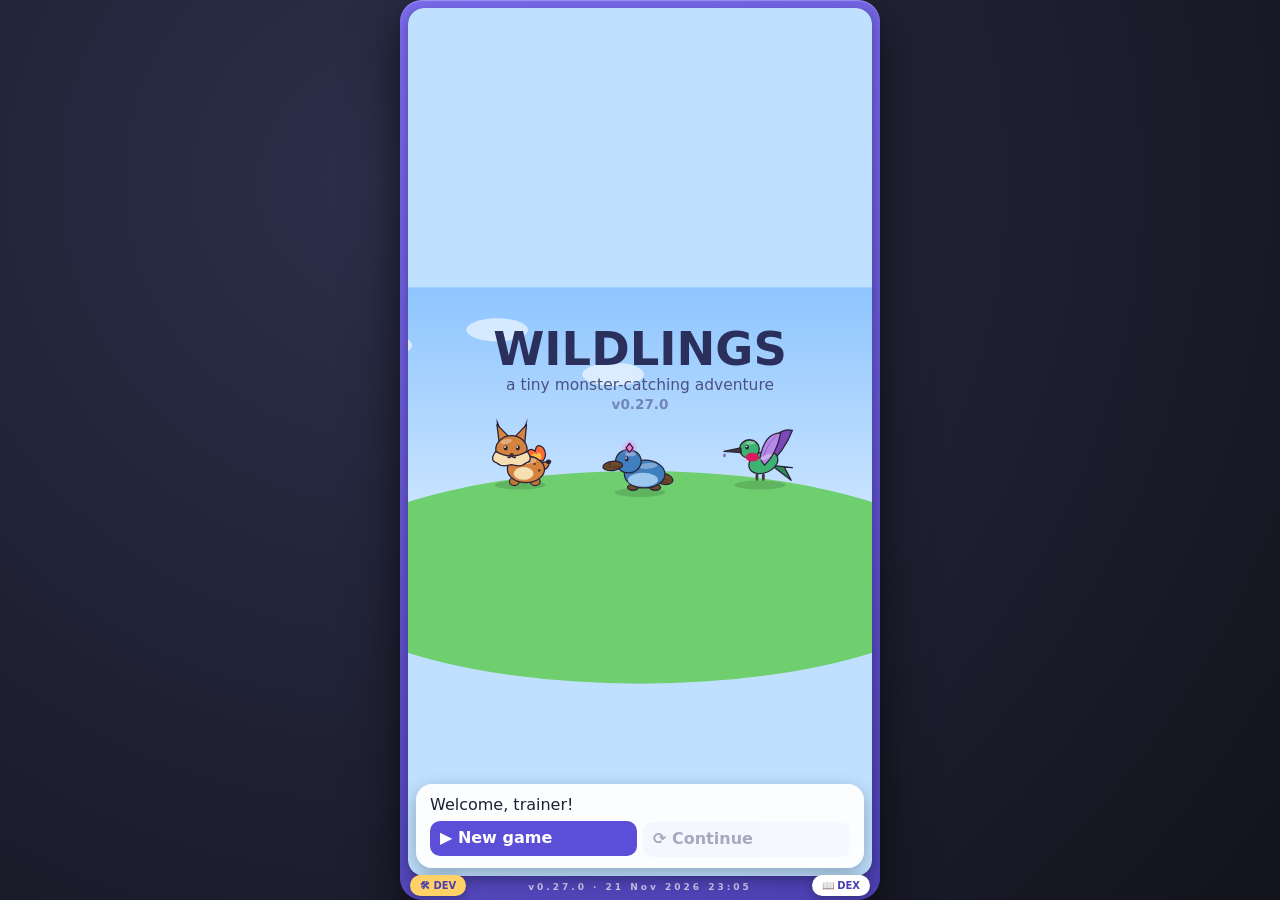
<file: games/monsters.html>
<!DOCTYPE html>
<html lang="en">
<head>
<meta charset="utf-8">
<meta name="viewport" content="width=device-width,initial-scale=1,maximum-scale=1">
<title>Wildlings — demo</title>
<style>
*{box-sizing:border-box;-webkit-user-select:none;user-select:none;-webkit-touch-callout:none;-webkit-tap-highlight-color:transparent}
input{-webkit-user-select:text;user-select:text}
button{touch-action:manipulation}
body{margin:0;height:100vh;overflow:hidden;background:radial-gradient(circle at 30% 20%,#2c2f4a,#12131c);color:#1d2233;font-family:system-ui,-apple-system,"Segoe UI",Roboto,sans-serif;display:flex;justify-content:center;align-items:center;min-height:100vh}
#gba{position:relative;width:min(100vw,480px);height:100vh;max-height:100vh;display:flex;flex-direction:column;background:linear-gradient(160deg,#7b6cf0,#4b3fb0);border-radius:28px;padding:14px;box-shadow:0 20px 50px #0009,inset 0 1px 0 #fff4}
#screen{border-radius:16px;flex:1 1 auto;min-height:200px;position:relative;overflow:hidden;box-shadow:inset 0 0 0 3px #0003,0 4px 14px #0005;background:#000}
canvas{width:100%;height:100%;display:block;position:relative}
#box{position:relative;margin-top:10px;height:132px;flex:none;overflow:auto;background:#ffffffee;border-radius:16px;padding:10px 14px;font-size:clamp(13px,3.8vw,16px);line-height:1.4;box-shadow:0 6px 18px #0004;animation:pop .18s ease-out}
#box.hide{visibility:hidden;animation:none}
@keyframes pop{from{transform:translateY(8px);opacity:0}}
#menu{display:grid;grid-template-columns:1fr 1fr;gap:6px;margin-top:6px}
#menu button{font:inherit;font-weight:600;background:#eef0ff;border:0;border-radius:10px;padding:6px 10px;cursor:pointer;text-align:left;color:#2b2f5c;transition:.12s}
#menu button:hover,#menu button:focus{background:#5b4fd8;color:#fff;outline:none;transform:translateY(-1px)}
#menu button:disabled{opacity:.4}
#menu button .t{font-size:.75em;opacity:.7;font-weight:500}
input{font:inherit;padding:6px 10px;border:2px solid #c9cdf5;border-radius:10px;width:100%;outline:none;margin-top:4px}
input:focus{border-color:#5b4fd8}
#dpad{flex:none;touch-action:none;-webkit-user-select:none;user-select:none;display:grid;grid-template-columns:repeat(3,56px);grid-template-rows:repeat(3,44px);gap:4px;justify-content:center;margin-top:12px;visibility:hidden}
#dpad button{font-size:17px;background:#ffffff22;color:#fff;border:0;border-radius:14px;touch-action:manipulation;box-shadow:inset 0 1px 0 #fff3,0 2px 6px #0003}
#dpad button:active{background:#ffffff44;transform:scale(.95)}
#dpad [data-d=u]{grid-area:1/2}#dpad [data-d=l]{grid-area:2/1}#dpad [data-d=r]{grid-area:2/3}#dpad [data-d=d]{grid-area:3/2}
#dpad #mbtn{grid-area:2/2;font-size:11px;font-weight:700;letter-spacing:1px;background:#ffd166;color:#4b3fb0}
.label{color:#ffffffb0;text-align:center;font-weight:700;margin-top:10px;letter-spacing:3px;font-size:11px}
#banner{position:absolute;top:10px;left:50%;transform:translateX(-50%);background:#ffffffe8;color:#2b2f5c;font-weight:700;font-size:13px;padding:5px 16px;border-radius:999px;box-shadow:0 4px 12px #0003;opacity:0;pointer-events:none}
#banner.on{animation:ban 2.4s ease forwards}@keyframes ban{0%{opacity:0;transform:translate(-50%,-8px)}12%,75%{opacity:1;transform:translate(-50%,0)}100%{opacity:0}}
#panel{position:absolute;inset:0;background:linear-gradient(160deg,#f6f7ff,#e3e6ff);padding:10px;overflow:auto;display:none;font-size:13px}
#panel.on{display:block;animation:pop .18s ease-out}
#panel h3{padding-right:46px;margin:0 0 8px;display:flex;justify-content:space-between;align-items:center;color:#2b2f5c}
#panel .x{border:0;background:#5b4fd8;color:#fff;border-radius:999px;padding:4px 12px;font-weight:700;cursor:pointer}
.card{display:flex;gap:10px;align-items:center;background:#fff;border-radius:14px;padding:8px;margin-bottom:6px;box-shadow:0 2px 8px #2b2f5c18}
.card img{width:48px;height:48px;background:#f0f2ff;border-radius:12px;padding:4px}
.card .n{font-weight:700}.card .s{font-size:11px;color:#667}
.hp{height:6px;background:#e6e8f5;border-radius:9px;overflow:hidden;margin:4px 0}.hp i{display:block;height:100%;border-radius:9px}
.pill{display:inline-block;font-size:9px;font-weight:700;color:#fff;border-radius:999px;padding:1px 7px;margin-right:3px;text-transform:uppercase}
.lead{font-size:10px;border:0;border-radius:999px;padding:3px 9px;background:#eef0ff;color:#5b4fd8;font-weight:700;cursor:pointer;margin-left:auto}
.dex{display:grid;grid-template-columns:repeat(4,1fr);gap:6px}
.dex div{background:#fff;border-radius:12px;padding:6px;text-align:center;font-size:10px;box-shadow:0 2px 8px #2b2f5c14}
.dex img{width:40px;height:40px}.dex .unk img{filter:brightness(0) opacity(.25)}
.main{display:grid;gap:8px;margin-top:20px}.main button{font:inherit;font-size:15px;font-weight:700;padding:12px;border:0;border-radius:14px;background:#fff;color:#2b2f5c;box-shadow:0 2px 8px #2b2f5c18;cursor:pointer;text-align:left}
.main button:hover{background:#5b4fd8;color:#fff}

#mbtn{position:absolute;top:8px;right:8px;width:38px;height:38px;border-radius:50%;border:0;background:#ffffffd8;color:#4b3fb0;font-size:18px;font-weight:800;box-shadow:0 3px 10px #0004;z-index:6;display:none}
#stick{position:absolute;width:84px;height:84px;margin:-42px 0 0 -42px;border-radius:50%;background:#ffffff22;border:2px solid #ffffff88;pointer-events:none;display:none;z-index:5}
#stick i{position:absolute;left:50%;top:50%;width:34px;height:34px;margin:-17px 0 0 -17px;border-radius:50%;background:#ffffffcc;box-shadow:0 2px 8px #0004}
#screen{touch-action:none}
.hint2{font-size:10px;letter-spacing:1px;opacity:.75}
#hud{position:absolute;inset:0;display:none;z-index:4;pointer-events:none}#hud>*{pointer-events:auto}#hint{pointer-events:none}#hud.on{display:block}
#moves{position:absolute;left:8px;right:64px;bottom:8px;display:flex;gap:6px}
.mv{flex:1;border-radius:14px;padding:7px 4px;color:#fff;font-weight:800;font-size:clamp(10px,3vw,13px);text-align:center;box-shadow:0 4px 12px #0005,inset 0 1px 0 #fff5;touch-action:none;cursor:pointer;transition:transform .12s;position:relative}
.mv small{display:block;font-weight:600;font-size:.72em;opacity:.85;text-transform:uppercase}
.mv.drag{transition:none;z-index:9;box-shadow:0 10px 24px #0007}
.mv.fly{transition:transform .35s ease-in,opacity .35s;opacity:0}
#orbBtn{position:absolute;right:8px;bottom:8px;width:50px;height:50px;border-radius:50%;background:radial-gradient(circle at 35% 30%,#fff,#ddd 45%,#e53935 46%,#b71c1c);box-shadow:0 4px 12px #0006;display:flex;align-items:center;justify-content:center;touch-action:none;cursor:grab}
#orbBtn span{display:none}#orbBtn small{position:absolute;top:-6px;right:-6px;background:#2b2f5c;color:#fff;font:700 11px system-ui;border-radius:999px;padding:1px 6px}
#orbBtn.off{filter:grayscale(1) opacity(.4)}
#team{position:absolute;left:8px;top:56px;display:flex;flex-direction:column;gap:6px}
#team img{width:38px;height:38px;border-radius:50%;background:#ffffffd0;padding:2px;box-shadow:0 2px 8px #0004;border:3px solid #3ddc84}
#team img.cur{outline:3px solid #5b4fd8}#team img.ko{filter:grayscale(1);opacity:.5;border-color:#999}
#runBtn{position:absolute;right:8px;top:62px;border:0;border-radius:999px;padding:6px 12px;font:800 11px system-ui;background:#ffffffd8;color:#2b2f5c;box-shadow:0 3px 10px #0004}
#hint{position:absolute;left:50%;bottom:62px;transform:translateX(-50%);background:#0007;color:#fff;font:600 11px system-ui;border-radius:999px;padding:3px 10px;white-space:nowrap;pointer-events:none}
#toast{position:absolute;left:50%;top:38%;transform:translate(-50%,-50%);background:#ffffffee;color:#1d2233;font:700 clamp(12px,3.6vw,15px) system-ui;border-radius:14px;padding:8px 16px;box-shadow:0 6px 18px #0005;display:none;z-index:7;text-align:center;max-width:86%}
#toast.on{display:block;animation:pop .2s ease-out}
#dodge{position:absolute;inset:0;display:none;z-index:8;background:radial-gradient(circle,#ff525233,#0000 70%);color:#fff;flex-direction:column;align-items:center;justify-content:center;gap:4px;text-shadow:0 2px 6px #000a;pointer-events:none}
#dodge.on{display:flex;animation:pop .15s}#dodge b{font:800 clamp(16px,5vw,22px) system-ui}#dodge span{font:700 clamp(13px,4vw,17px) system-ui;animation:wig .6s ease-in-out infinite}
#dodge .bar{width:50%;height:5px;border-radius:9px;background:#fff;margin-top:6px;animation:shrink 1.8s linear forwards}
@keyframes wig{50%{letter-spacing:4px}}@keyframes shrink{to{width:0}}
.tgt{position:absolute;width:56px;height:56px;border-radius:50%;border:0;background:radial-gradient(circle,#fff 20%,#e53935 22%,#e53935 45%,#fff 47%,#fff 65%,#e53935 67%);box-shadow:0 4px 10px #0004}
.meter{position:relative;height:26px;border-radius:13px;background:#d5d8ee;margin:26px 0}.meter .zone{position:absolute;left:38%;width:24%;top:0;bottom:0;background:#3ddc84;border-radius:8px}.meter .mk{position:absolute;top:-6px;width:6px;height:38px;margin-left:-3px;background:#2b2f5c;border-radius:3px}
#devBtn{position:absolute;left:14px;bottom:30px;border:0;border-radius:999px;padding:7px 12px;font:800 11px system-ui;background:#ffd166;color:#4b3fb0;box-shadow:0 3px 10px #0004;z-index:20}
#devBtn.act{background:#ff6b6b;color:#fff}
#dev{position:absolute;inset:0;background:#000a;z-index:30;display:none;align-items:center;justify-content:center;border-radius:28px}#dev.on{display:flex}
#dev .sheet{width:88%;max-height:88%;overflow:auto;background:#fff;border-radius:18px;padding:14px;font:14px system-ui;color:#1d2233}
#dev h3{margin:0 0 8px;display:flex;justify-content:space-between}#dev label{display:flex;justify-content:space-between;align-items:center;padding:8px 2px;border-bottom:1px solid #eee;font-weight:600}
#dev input{width:22px;height:22px;margin:0;padding:0}#dev .acts{display:grid;grid-template-columns:1fr 1fr;gap:6px;margin-top:10px}
#dev .acts button,#dev select{font:600 13px system-ui;border:0;border-radius:10px;padding:9px;background:#eef0ff;color:#2b2f5c}#dev select{width:100%;margin-top:6px}
#moves{left:50%!important;right:auto!important;bottom:4px!important;width:min(50%,196px);transform:translateX(-50%);display:block!important}
#moves svg{width:100%;display:block;filter:drop-shadow(0 4px 10px #0007)}
.sg{cursor:pointer}.sg path{stroke:#fff8;stroke-width:1.5;transition:.1s}.sg:active path{filter:brightness(1.3)}.sg.dim{opacity:.25;pointer-events:none}
.sg text,.hub text{text-anchor:middle;fill:#fff;font:800 9.5px system-ui;pointer-events:none;paint-order:stroke;stroke:#0006;stroke-width:2px}.sg text.l2{font:600 6.5px system-ui;text-transform:uppercase;opacity:.9}
.hub{cursor:pointer}.hub.off{filter:grayscale(1) opacity(.55)}.hub text{stroke:#0005}
#orbBtn{display:none!important}#hint{bottom:auto!important;top:60px;font-size:10px!important}
#team img{width:32px!important;height:32px!important}#team{top:84px!important}#runBtn{top:84px!important}
#side{position:absolute;inset:0;display:none;z-index:9;background:#0005;flex-direction:column;align-items:center;justify-content:center;gap:10px;color:#fff;text-shadow:0 2px 6px #000a}
#side.on{display:flex;animation:pop .12s}#side b{font:800 clamp(14px,4.4vw,19px) system-ui;text-align:center;padding:0 10px}
#side .sb{display:flex;gap:12px;width:90%}#side button{flex:1;border:0;border-radius:18px;padding:22px 6px;font:800 clamp(15px,4.6vw,20px) system-ui;background:#ffffffee;color:#2b2f5c;box-shadow:0 6px 16px #0006}
#side button:active{background:#ffd166}#side .bar{width:60%;height:6px;border-radius:9px;background:#fff}
#dexBtn{position:absolute;right:14px;bottom:30px;border:0;border-radius:999px;padding:7px 12px;font:800 11px system-ui;background:#fff;color:#4b3fb0;box-shadow:0 3px 10px #0004;z-index:20}
#dex{position:absolute;inset:0;background:#000a;z-index:30;display:none;align-items:center;justify-content:center;border-radius:28px}#dex.on{display:flex}
#dex .sheet{width:92%;height:90%;overflow:auto;background:linear-gradient(160deg,#f6f7ff,#e3e6ff);border-radius:18px;padding:12px;font:13px system-ui;color:#1d2233}
#dex h3{margin:0 0 8px;display:flex;justify-content:space-between;align-items:center}#dex h3 button{border:0;background:#5b4fd8;color:#fff;border-radius:999px;padding:4px 12px;font-weight:700}
.dx{display:grid;grid-template-columns:repeat(4,1fr);gap:6px}.dx button{position:relative;border:0;background:#fff;border-radius:12px;padding:5px 2px;font:600 9.5px system-ui;color:#1d2233;box-shadow:0 2px 8px #2b2f5c14}
.dx img{width:100%;max-width:56px;display:block;margin:0 auto}.dx .no{display:block;color:#889;font-size:8.5px}
.cb{position:absolute;top:4px;right:4px;width:13px;height:13px;border-radius:50%;background:radial-gradient(circle at 35% 30%,#7ee8f5,#1565c0);border:2px solid #ffd54f}
.dd img{width:120px;height:120px;background:#fff;border-radius:18px;display:block;margin:0 auto 6px;box-shadow:0 2px 10px #2b2f5c22}
.dd .row{background:#fff;border-radius:12px;padding:8px 10px;margin-top:6px}.dd .row b{display:block;font-size:11px;color:#5b4fd8;margin-bottom:3px;text-transform:uppercase;letter-spacing:.5px}
.sbar{display:grid;grid-template-columns:34px 1fr 26px;gap:6px;align-items:center;font-size:11px}.sbar i{display:block;height:7px;border-radius:9px;background:#5b4fd8}
.evo{display:flex;align-items:center;gap:4px;flex-wrap:wrap}.evo button{border:0;background:#eef0ff;border-radius:10px;padding:3px 6px;font:600 10px system-ui}.evo img{width:38px;height:38px;margin:0;display:block;background:none;box-shadow:none}
/* ---- vertical layout: everything overlays the tall screen ---- */
#gba{padding:8px 8px 6px!important;border-radius:22px!important}
#box{position:absolute!important;left:8px;right:8px;bottom:8px;margin:0!important;height:auto!important;max-height:46%;min-height:84px;z-index:6}
#dpad{position:absolute!important;left:50%;bottom:10px;transform:translateX(-50%);margin:0!important;z-index:5;grid-template-columns:repeat(3,50px)!important;grid-template-rows:repeat(3,42px)!important}
#dpad button{background:#0b0b2a66!important;border:1.5px solid #ffffff66!important;backdrop-filter:blur(3px)}
#howto{display:none}#ver{margin:6px 0 2px!important;font-size:9px!important}
#devBtn,#dexBtn{bottom:4px!important;padding:5px 10px!important;font-size:10px!important}#devBtn{left:10px!important}#dexBtn{right:10px!important}
#dev,#dex{border-radius:22px!important}
#moves{width:min(44%,172px)!important;bottom:8px!important}
#box:not(.hide)~#dpad{visibility:hidden!important}
#dpad{display:none!important}body.arrows #dpad{display:grid!important}
#bagBtn{position:absolute;left:10px;bottom:10px;width:44px;height:44px;border-radius:50%;border:0;background:#ffffffd8;font-size:22px;box-shadow:0 3px 10px #0004;z-index:6;display:none}
#zoom{position:absolute;right:10px;top:56px;display:none;flex-direction:column;gap:6px;z-index:6}#zoom button{width:34px;height:34px;border-radius:50%;border:0;background:#ffffffd8;color:#4b3fb0;font:800 18px system-ui;box-shadow:0 3px 10px #0004}
#rt{position:absolute;inset:0;display:none;z-index:4;pointer-events:none}#rt.on{display:block}#rt>*{pointer-events:auto}
#rtAtk{position:absolute;left:50%;bottom:10px;transform:translateX(-50%);display:flex;gap:8px}
.ab{position:relative;width:64px;height:64px;border-radius:50%;border:3px solid #fff;color:#fff;font:800 9.5px system-ui;display:flex;flex-direction:column;align-items:center;justify-content:center;text-align:center;box-shadow:0 4px 12px #0007;overflow:hidden;line-height:1.05;padding:2px;text-shadow:0 1px 2px #0008}
.ab small{font:600 7.5px system-ui;opacity:.92;text-transform:uppercase;display:block;margin-top:1px}.ab:active{transform:scale(.93)}
.ab::after{content:"";position:absolute;inset:0;border-radius:50%;background:conic-gradient(#000b calc(var(--cd,0)*1%),#0000 0);pointer-events:none}
.ab.sm{width:50px;height:50px;font-size:15px}.ab.sm small{font-size:7px}
#rtUtil{position:absolute;left:8px;bottom:88px;display:flex;flex-direction:column-reverse;gap:6px}#rtSide{position:absolute;right:8px;bottom:88px;display:flex;flex-direction:column-reverse;gap:6px}
#rtTeam{position:absolute;left:8px;top:46px;display:flex;flex-direction:column;gap:5px}#rtTeam img{width:34px;height:34px;border-radius:50%;background:#ffffffd0;padding:2px;box-shadow:0 2px 8px #0004;border:3px solid #3ddc84}#rtTeam img.cur{outline:3px solid #5b4fd8}#rtTeam img.ko{filter:grayscale(1);opacity:.5;border-color:#999}
#fx{position:absolute;inset:0;pointer-events:none;z-index:5;overflow:hidden}#fx span{position:absolute;transform:translate(-50%,-50%);font:800 14px system-ui;text-shadow:0 2px 4px #000c;white-space:nowrap;animation:fxup .9s ease-out forwards}
@keyframes fxup{to{transform:translate(-50%,-190%);opacity:0}}
</style>
</head>
<body>
<div id="gba">
  <div id="screen"><canvas id="c3" style="position:absolute;inset:0;width:100%;height:100%;display:none"></canvas><canvas id="c" width="720" height="480"></canvas><div id="banner"></div><div id="panel"></div><button id="mbtn" title="Menu">☰</button><button id="bagBtn" title="Bag">🎒</button><div id="zoom"><button data-z="0.8">+</button><button data-z="1.25">−</button></div><div id="stick"><i></i></div>
<div id="hud"><div id="team"></div><button id="runBtn">RUN</button><div id="hint"></div><div id="moves"></div><div id="orbBtn"><span>◓</span><small></small></div></div><div id="toast"></div><div id="rt"></div><div id="fx"></div><div id="side"><b></b><div class="sb"><button data-s="l">◀ LEFT</button><button data-s="r">RIGHT ▶</button></div><i class="bar"></i></div><div id="dodge"><b></b><span>⟵ swipe to dodge ⟶</span><i class="bar"></i></div><div id="box" class="hide"></div>
  <div id="dpad"><button data-d="u">▲</button><button data-d="l">◀</button><button data-d="r">▶</button><button data-d="d">▼</button></div></div>

  <button id="dexBtn">📖 DEX</button><div id="dex"><div class="sheet"></div></div><button id="devBtn">🛠 DEV</button><div id="dev"><div class="sheet"></div></div>
  <div class="label hint2" id="howto">Use the arrows to walk · ☰ for menu</div>
  <div class="label" id="ver">WILDLINGS</div>
</div>
<script>
// Wildlings — an original monster-catching demo. All creatures, art and names are original.
const VERSION='0.27.0',BUILT='21 Nov 2026 23:05';
document.getElementById('ver').textContent=`v${VERSION} · ${BUILT}`;
const dpad=document.getElementById('dpad');
const cv=document.getElementById('c'),g=cv.getContext('2d'),box=document.getElementById('box');
g.setTransform(3,0,0,3,0,0);const panel=document.getElementById('panel');
const TC={flame:'#f0643c',tide:'#3f8fe0',leaf:'#3fae5a',ground:'#b98a4a',psychic:'#e05aa8',poison:'#9b59c9',plain:'#9a9aa8'};

// ---- Types & moves ----
const EFF={flame:{leaf:2,tide:.5,flame:.5,ground:.5},tide:{flame:2,ground:2,leaf:.5,tide:.5},leaf:{tide:2,ground:2,flame:.5,leaf:.5,poison:.5},
  ground:{flame:2,poison:2,leaf:.5},psychic:{poison:2,psychic:.5},poison:{leaf:2,poison:.5,ground:.5},plain:{}};
const TY=t=>[].concat(t);
const MOVES={
  Scratch:{type:'plain',pow:40,acc:100},Tackle:{type:'plain',pow:40,acc:100},
  Cinder:{type:'flame',pow:45,acc:100},Splash:{type:'tide',pow:45,acc:100},Thornshot:{type:'leaf',pow:45,acc:100},
  Growl:{type:'plain',pow:0,acc:100,debuff:'atk'},Nibble:{type:'plain',pow:35,acc:100},Gust:{type:'plain',pow:40,acc:95},Mudslap:{type:'ground',pow:40,acc:100},Mindwave:{type:'psychic',pow:45,acc:100},Peck:{type:'plain',pow:35,acc:100},Venomsting:{type:'poison',pow:40,acc:100},Harden:{type:'plain',pow:0,acc:100,buff:'def'},Dustcloud:{type:'plain',pow:0,acc:90,debuff:'atk'}
};
// ---- Species: pixel art from palette strings (12x12) ----
const SP={
  Gullwing:{type:'plain',hp:40,atk:50,def:38,spd:70,moves:['Peck','Gust','Growl'],col:{a:'#fff'},art:[]},
  Kelpling:{type:['leaf','tide'],hp:48,atk:44,def:55,spd:38,moves:['Splash','Thornshot','Harden'],col:{a:'#2a9d8f'},art:[]},
  Glimstar:{type:'psychic',hp:38,atk:56,def:44,spd:58,moves:['Mindwave','Tackle','Harden'],col:{a:'#f48fb1'},art:[]},
  Dunemole:{type:'ground',hp:46,atk:58,def:50,spd:34,moves:['Mudslap','Scratch','Dustcloud'],col:{a:'#c8a46a'},art:[]},
  Lincendo:{type:['flame','ground'],hp:41,atk:56,def:42,spd:66,moves:['Scratch','Cinder','Mudslap'],
    col:{a:'#c9773a',b:'#f3d9a4',c:'#222',e:'#4a2c17'},
    art:["..e......e..","..ae....ea..","..aaaaaaaa..",".aaaaaaaaaa.",".aacaaaacaa.","eaaaabbaaaae","ebaabbbbaabe","..aaaaaaaa..","..aeaaaaea..","..aaaaaaaa..","..aa....aa..","............"]},
  Platymind:{type:['tide','psychic'],hp:46,atk:46,def:60,spd:45,moves:['Splash','Mindwave','Growl'],
    col:{a:'#3f7fbf',b:'#5a3d22',c:'#fff',e:'#e070d0'},
    art:["............","....e.......","...aaaaa....","..aaaaaaa...","..acaaaaa...","bbbaaaaaaaa.","bbbaaaaaaaaa","...aaaaaaaaa","...aaaaaaaaa","....a..a.aaa","..........aa","............"]},
  Venibri:{type:['leaf','poison'],hp:40,atk:50,def:40,spd:72,moves:['Peck','Thornshot','Venomsting'],
    col:{a:'#3cb371',b:'#8e5cc7',c:'#222',e:'#333',f:'#c2185b'},
    art:["............","......aaa...",".....aacaa..","eeeeeaaaaa..",".....fffa...","..bb.aaaa...",".bbbbaaaab..","bbbbbaaabbb.","..bbbaaaa...","......aa....",".....aa.....","............"]},



  Pibbit:{type:'plain',hp:35,atk:40,def:35,spd:56,moves:['Nibble','Gust'],
    col:{a:'#b08a5a',b:'#f2dcb4',c:'#222'},
    art:["..a......a..","..aa....aa..","..aa....aa..","...aaaaaa...","..aaaaaaaa..","..acaaaaca..","..aaabbaaa..","...abbbba...","..aaaaaaaa..","..aabbbbaa..","...a....a...","............"]},
  Pebblor:{type:'plain',hp:40,atk:45,def:70,spd:25,moves:['Tackle','Harden'],
    col:{a:'#8d8d8d',b:'#bdbdbd',c:'#222'},
    art:["............","............","....aaaa....","..aabaaaaa..",".aabbaaaaaa.",".aaaaaaaaaa.",".acaaaaaaca.",".aaaaaaaaaa.","aaaaaaaaaaaa","aaaaaaaaaaaa",".aaaaaaaaaa.","............"]},
  Mothwisp:{type:'leaf',hp:38,atk:42,def:38,spd:62,moves:['Gust','Thornshot','Dustcloud'],
    col:{a:'#9b7fd1',b:'#e7dcff',c:'#222',e:'#5e4b8b'},
    art:["...e....e...","....e..e....","bb..aaaa..bb","bbb.aaaa.bbb","bbbbacca.bbb","bbbbaaaabbbb",".bbbaaaabbb.","..bbaaaabb..","...baaaab...","....aaaa....",".....aa.....","............"]},
  Coralisk:{type:'tide',hp:42,atk:55,def:58,spd:35,moves:['Nibble','Splash','Harden'],
    col:{a:'#ff7f6e',b:'#ffd2c8',c:'#222',e:'#c94a3c'},
    art:["e..........e","ee........ee",".ee......ee.","..eaaaaaae..","..aacaacaa..",".aaaaaaaaaa.","aaabbbbbbaaa","aaabbbbbbaaa",".aaaaaaaaaa.","a.a.a..a.a.a","............","............"]},
  Hootle:{type:'plain',hp:45,atk:44,def:40,spd:50,moves:['Gust','Nibble','Growl'],
    col:{a:'#7b5b3b',b:'#e9cf9f',c:'#222',e:'#f2b134'},
    art:["..a......a..","..aa....aa..","..aaaaaaaa..",".abbbaabbba.",".abcbaabcba.",".abbbeebbba.",".aaaaeeaaaa.",".aabbbbbbaa.",".aabbbbbbaa.","..aaaaaaaa..","...e....e...","............"]},
  Fumepot:{type:'flame',hp:36,atk:58,def:45,spd:40,moves:['Cinder','Tackle','Dustcloud'],
    col:{a:'#3d4a5c',b:'#ff9f43',c:'#fff',e:'#ccc'},
    art:[".....e......","....e.e.....","....bbb.....","...aaaaa....","..aaaaaaa...","aaacaaacaa..","a.aaaaaaaaaa","a.aaaaaaaa.a",".aaaaaaaaa.a","..aaaaaaa...","...aaaaa....","............"]}
};
function mk(name,lv){while(SP[name].evo&&lv>=SP[name].evo[1])name=SP[name].evo[0];const s=SP[name],st=k=>Math.floor(s[k]*lv/50)+5;
  let mv=s.moves.slice();Object.keys(s.learn||{}).map(Number).sort((a,b)=>a-b).forEach(l=>{if(l<=lv&&!mv.includes(s.learn[l]))mv.push(s.learn[l])});
  const m={name,lv,xp:0,type:s.type,maxhp:Math.floor(s.hp*lv/50)+lv+10,atk:st('atk'),def:st('def'),spd:st('spd'),moves:mv.slice(-4),atkMod:1};
  m.hp=m.maxhp;return m}

// ---- State ----
let S={bag:{wood:0,stone:0,fiber:0,berry:0},camps:[],partners:[],trail:[],follow:[0,0],scene:'title',player:'',party:[],orbs:5,wild:null,anim:0,shake:0,flash:0,seen:[],caught:[],coins:0,beaten:[],badges:[],map:'maplewick'};
const mark=(k,n)=>{if(!S[k].includes(n))S[k].push(n)};
// ---- Smooth vector art (12x12 unit box) ----
const OL='#2a2238';
function painter(c,map){const mp=f=>map&&map[f]||f;const fs=(f,st=true)=>{c.fillStyle=mp(f);c.fill();if(st){c.lineWidth=.22;c.strokeStyle=OL;c.stroke()}};
  return{el:(x,y,rx,ry,f,r=0,st)=>{c.beginPath();c.ellipse(x,y,rx,ry,r,0,7);fs(f,st)},
    p:(d,f,st)=>{const P=new Path2D(d);c.fillStyle=mp(f);c.fill(P);if(st!==false){c.lineWidth=.22;c.strokeStyle=OL;c.stroke(P)}},
    line:(d,col=OL,w=.22)=>{c.lineWidth=w;c.strokeStyle=mp(col);c.stroke(new Path2D(d))},
    eye:(x,y,r=.42)=>{c.beginPath();c.ellipse(x,y,r*.8,r,0,0,7);c.fillStyle=OL;c.fill();c.beginPath();c.arc(x-r*.25,y-r*.35,r*.35,0,7);c.fillStyle='#fff';c.fill()},
    shine:(x,y,rx,ry,r=0)=>{c.beginPath();c.ellipse(x,y,rx,ry,r,0,7);c.fillStyle='#ffffff55';c.fill()}}}
const ART={
 Gullwing(d){d.p('M6 7 Q2 3.4 .2 4.6 Q2.6 6.2 4.6 8.4 Z','#b0bec5');d.el(6.4,8,2.7,1.9,'#fafafa');d.p('M8.4 7.6 L11.6 6.6 L10.8 8.8 Z','#cfd8dc');
  d.el(4.4,5.6,1.6,1.5,'#fafafa');d.p('M3 5.6 L.8 6.2 L3 6.6 Z','#ffca28');d.el(1.4,6.3,.25,.18,'#e65100',0,false);d.p('M6.4 7.4 Q8.6 3.2 11.2 3.6 Q9.8 6.6 7.4 8.6 Z','#cfd8dc');d.line('M7.2 7 Q8.6 5 10.2 4.2','#90a4ae',.15);
  d.el(5.6,10.4,.55,.25,'#ff8a65');d.el(7.2,10.4,.55,.25,'#ff8a65');d.line('M5.8 9.6 L5.6 10.3 M7 9.6 L7.2 10.3','#ff8a65',.2);d.eye(4,5.3,.38);d.shine(4.8,4.6,.8,.3);d.shine(6.6,7,1.3,.4)},
 Kelpling(d){[[3,9,'M3 10 Q1 6 2.6 2.6 Q3.4 6 4 9.4 Z'],[9,9,'M8 9.4 Q8.6 6 9.4 2.2 Q11 6 9 10 Z'],[6,6,'M5.2 6 Q5.4 2.6 6.4 .8 Q7.6 3 6.8 6 Z']].forEach(([a,b,pth])=>d.p(pth,'#43a047'));
  d.el(6,8.4,3.2,2.6,'#2a9d8f');d.el(6,9.2,2,1.3,'#8ee3d4',0,false);d.line('M3.6 7.4 Q4.6 6.8 5.4 7.6 M6.8 7.4 Q7.6 6.8 8.6 7.6','#1f7a6f',.15);
  d.eye(4.9,8.1,.42);d.eye(7.1,8.1,.42);d.line('M5.4 9.5 Q6 9.9 6.6 9.5');[[10.6,4],[11.2,2.6],[1.2,5]].forEach(([x,y],i)=>{d.el(x,y,.35-i*.08,.35-i*.08,'#b3e5fc66')});d.shine(5.2,7,1.2,.4)},
 Glimstar(d){const pts=[];for(let i=0;i<10;i++){const a=-Math.PI/2+i*Math.PI/5,r=i%2?2.2:5;pts.push(`${(6+Math.cos(a)*r).toFixed(2)} ${(6.6+Math.sin(a)*r).toFixed(2)}`)}
  d.p('M'+pts.join(' L')+' Z','#f48fb1');const p2=[];for(let i=0;i<10;i++){const a=-Math.PI/2+i*Math.PI/5,r=i%2?1.2:2.6;p2.push(`${(6+Math.cos(a)*r).toFixed(2)} ${(6.6+Math.sin(a)*r).toFixed(2)}`)}d.p('M'+p2.join(' L')+' Z','#ce93d8',false);
  d.el(6,6.6,.7,.7,'#ffe082',0,false);d.eye(5.1,6.2,.38);d.eye(6.9,6.2,.38);d.line('M5.5 7.4 Q6 7.8 6.5 7.4');
  [[1.2,2],[10.8,2.4],[10.6,10.4]].forEach(([x,y])=>{d.p(`M${x} ${y-.6} L${x+.18} ${y-.18} L${x+.6} ${y} L${x+.18} ${y+.18} L${x} ${y+.6} L${x-.18} ${y+.18} L${x-.6} ${y} L${x-.18} ${y-.18} Z`,'#fff59d',false)});d.shine(5,4.4,1,.35,-.4)},
 Dunemole(d){d.el(6,8.4,3.6,2.6,'#c8a46a');d.el(6,9.2,2.2,1.4,'#efd9b0',0,false);
  [[2.2,9.6,-.5],[9.8,9.6,.5]].forEach(([x,y,r])=>{d.el(x,y,1.1,.7,'#e8b4a0',r);d.line(`M${x-.6} ${y+.3} L${x-.9} ${y+.9} M${x} ${y+.5} L${x} ${y+1.1} M${x+.6} ${y+.3} L${x+.9} ${y+.9}`,'#fff',.18)});
  d.el(6,6.2,2.2,1.9,'#c8a46a');d.el(6,7,.6,.45,'#f48fb1');d.el(4.8,5.8,.22,.22,OL,0,false);d.el(7.2,5.8,.22,.22,OL,0,false);
  d.line('M4.4 7 L3 6.8 M4.4 7.3 L3.1 7.6 M7.6 7 L9 6.8 M7.6 7.3 L8.9 7.6','#7a5a3a',.12);d.el(6,11.2,3,.4,'#d9bf8a',0,false);d.shine(5.2,4.9,1,.35)},
 Lincendo(d){d.el(10,8.2,1.1,.6,'#d4843f',-.6);d.el(10.9,7.4,.45,.4,OL,0,false);
  d.p('M7 6.6 Q7.4 4.6 8.6 5.6 Q8.8 4 10 5 Q10.8 6.3 9.9 7.3 Z','#ff6b35');d.p('M7.8 6.6 Q8.2 5.6 8.8 6.2 Q9.2 5.4 9.6 6.2 Q9.8 6.9 9.3 7.1 Z','#ffc145',false);
  d.el(5,10.8,.85,.7,'#c27535');d.el(8.6,10.8,.85,.7,'#c27535');d.el(7,8.7,3.2,2.3,'#d4843f');d.el(6.6,9.4,1.7,1.1,'#f6dfb0',0,false);
  [[8.5,7.8],[9.3,8.9],[7.6,7.4]].forEach(([x,y])=>d.el(x,y,.25,.2,'#6b3a1c',0,false));d.shine(7.6,7.3,1.3,.45,-.2);
  d.p('M2.4 4.2 L2 1 L4.1 3.1 Z','#d4843f');d.p('M5.1 3.1 L7.1 1 L6.8 4.2 Z','#d4843f');d.p('M2 1 L1.9 -.1 L2.6 1.6 Z',OL,false);d.p('M7.1 1 L7.3 -.1 L6.6 1.6 Z',OL,false);
  d.el(4.5,5.3,2.7,2.4,'#d4843f');d.p('M1.8 5.6 Q.6 7.2 2 7.6 Q2.8 8.4 4.5 7.9 Q6.2 8.4 7 7.6 Q8.4 7.2 7.2 5.6 Q4.5 7.2 1.8 5.6 Z','#f6dfb0');
  d.eye(3.5,5,.45);d.eye(5.6,5,.45);d.el(4.55,6.15,.35,.25,'#5a2e1b',0,false);d.line('M4.55 6.4 Q4.2 6.8 3.9 6.6 M4.55 6.4 Q4.9 6.8 5.2 6.6');d.shine(3.6,3.9,1,.4,-.2)},
 Platymind(d){d.el(10,9,1.7,.95,'#6b4a2b',.25);d.line('M9 8.7 L11 9.3 M9.2 9.4 L10.8 9.8','#4a3018',.12);
  d.el(4.8,10.5,.95,.5,'#6b4a2b');d.el(8.6,10.5,.95,.5,'#6b4a2b');d.el(6.8,8.2,3.5,2.4,'#3f7fbf');d.el(6.5,9.2,2.6,1.2,'#9cc8ee',0,false);d.shine(7.4,6.8,1.6,.5,-.1);
  d.el(4,6,2.2,2,'#3f7fbf');d.el(1.3,6.8,1.7,.8,'#6b4a2b',-.12);d.line('M.2 6.9 Q1.3 7.2 2.6 6.9','#4a3018',.12);d.el(.8,6.5,.15,.1,'#2a1a0c',0,false);
  c_glow(d,4.2,3.6);d.p('M4.2 2.9 L4.8 3.7 L4.2 4.5 L3.6 3.7 Z','#ff7ad9');d.eye(3.7,5.6,.42);d.shine(4.4,4.8,.9,.35)},
 Venibri(d){d.p('M8 8 L11.4 10.6 L10.2 8.3 L11.6 8.4 Z','#2e8b57');d.p('M6.5 6.5 Q8.8 1.2 11.6 2 Q10.2 5.6 7.4 8 Z','#7a48b8');
  d.el(6.6,7.5,2.6,1.8,'#3cb371',-.4);d.el(4.2,5.2,1.7,1.6,'#3cb371');d.el(4.7,6.6,1.15,.75,'#d81b60',0,false);
  d.p('M2.7 5 L-.2 5.6 L2.8 5.8 Z','#3b3b3b');d.el(-.1,6.3,.22,.32,'#9b59c9',0,false);
  d.p('M6 6.8 Q6.8 2.4 9.6 2.4 Q8.9 6 6.8 8 Z','#b48ae6');d.line('M6.6 6.6 Q7.4 4 8.8 3','#8e5cc7',.15);d.el(5.5,10,.25,.7,'#3b3b3b',0,false);d.el(6.6,10,.25,.7,'#3b3b3b',0,false);
  d.eye(3.8,4.9,.4);d.shine(4.4,4.1,.8,.3);d.shine(7,6.6,1.2,.35,-.4)},
 Pibbit(d){d.el(4.3,2.7,.65,1.9,'#b08a5a',-.15);d.el(6.7,2.7,.65,1.9,'#b08a5a',.15);d.el(4.3,2.9,.3,1.3,'#f3b6b6',-.15,false);d.el(6.7,2.9,.3,1.3,'#f3b6b6',.15,false);
  d.el(8.3,9.4,.8,.75,'#f2dcb4');d.el(5.5,9,2.8,2.2,'#b08a5a');d.el(5.4,9.6,1.6,1.2,'#f2dcb4',0,false);d.el(4.2,11,.8,.45,'#9a7448');d.el(6.8,11,.8,.45,'#9a7448');
  d.el(5.5,5.9,2.3,2,'#b08a5a');d.el(3.9,6.6,.45,.3,'#f3a0a0',0,false);d.el(7.1,6.6,.45,.3,'#f3a0a0',0,false);d.eye(4.6,5.7,.42);d.eye(6.4,5.7,.42);d.el(5.5,6.5,.22,.16,'#6b3a3a',0,false);d.shine(5,4.7,1,.35)},
 Pebblor(d){d.p('M1.4 10.6 Q.8 6.2 3.8 4.6 Q6.4 2.8 9 4.6 Q11.5 6.6 10.6 10.6 Z','#9a9aa5');d.p('M3 5.6 Q5 3.6 7.4 4 Q5.6 4.8 3.8 6.2 Z','#7cb36b',false);
  d.line('M8.6 6 L9.4 7.2 L8.9 8 M2.6 8.4 L3.4 9.2','#6c6c78',.18);d.el(1.4,9.4,.7,.5,'#8a8a95');d.el(10.6,9.4,.7,.5,'#8a8a95');d.eye(4.6,7.4,.42);d.eye(7.2,7.4,.42);d.line('M5.3 8.8 Q5.9 9.2 6.5 8.8');d.shine(5,5.6,1.4,.4,-.3)},
 Mothwisp(d){[[3.2,5,2.4,1.9,-.5],[8.8,5,2.4,1.9,.5],[3.6,8.4,1.6,1.2,.4],[8.4,8.4,1.6,1.2,-.4]].forEach(([x,y,a,b,r])=>d.el(x,y,a,b,'#e7dcff',r));
  [[3,4.7],[9,4.7]].forEach(([x,y])=>{d.el(x,y,.8,.65,'#9b7fd1',0,false);d.el(x,y,.35,.3,'#5e4b8b',0,false)});
  d.line('M5.4 3.6 Q4.8 1.6 3.8 1.2 M6.6 3.6 Q7.2 1.6 8.2 1.2','#5e4b8b',.18);d.el(3.8,1.2,.3,.3,'#5e4b8b',0,false);d.el(8.2,1.2,.3,.3,'#5e4b8b',0,false);
  d.el(6,7.4,1.3,3,'#9b7fd1');d.line('M5 8.4 Q6 8.8 7 8.4 M5.1 9.4 Q6 9.8 6.9 9.4','#7a62b0',.15);d.el(6,4.6,1.5,1.3,'#9b7fd1');d.eye(5.4,4.5,.45);d.eye(6.6,4.5,.45);d.shine(6,3.8,.7,.25)},
 Coralisk(d){d.line('M3.4 9 L1.8 10.8 M4.4 9.6 L3.6 11.2 M8.6 9 L10.2 10.8 M7.6 9.6 L8.4 11.2','#c94a3c',.35);
  d.p('M4.4 5.4 Q4 3 5 2.4 Q5.4 3.6 5.6 5 Z M6.4 5 Q6.6 2.6 7.6 2 Q7.8 3.8 7.4 5.4 Z','#ff9f8f');d.el(4.9,2.4,.35,.35,'#ffd2c8',0,false);d.el(7.6,2,.35,.35,'#ffd2c8',0,false);
  d.el(6,7.6,3.4,2.2,'#ff7f6e');d.el(6,8.4,2.2,1,'#ffd2c8',0,false);
  d.el(1.4,6.4,1.3,1,'#ff7f6e',-.5);d.p('M.4 5.6 L-.2 4.6 L1.2 5.2 Z','#ff7f6e');d.el(10.6,6.4,1.3,1,'#ff7f6e',.5);d.p('M11.6 5.6 L12.2 4.6 L10.8 5.2 Z','#ff7f6e');
  d.line('M4.8 5.8 L4.6 4.8 M7.2 5.8 L7.4 4.8','#c94a3c',.2);d.eye(4.6,4.6,.45);d.eye(7.4,4.6,.45);d.line('M5.4 8 Q6 8.4 6.6 8');d.shine(5,6.5,1.5,.4)},
 Hootle(d){d.el(6,7.4,3.3,3.6,'#8a6440');d.el(2.9,7.8,1,2.2,'#6f4f30',.2);d.el(9.1,7.8,1,2.2,'#6f4f30',-.2);d.el(6,8.6,2.2,2.2,'#efd7a8',0,false);
  [[5.2,8],[6.8,8],[6,9.2],[5.2,10],[6.8,10]].forEach(([x,y])=>d.line(`M${x-.3} ${y} Q${x} ${y+.35} ${x+.3} ${y}`,'#b89a6a',.14));
  d.p('M3.4 4.6 L3 2 L4.8 3.6 Z','#8a6440');d.p('M8.6 4.6 L9 2 L7.2 3.6 Z','#8a6440');
  d.el(4.6,5.2,1.35,1.25,'#f5e6c8');d.el(7.4,5.2,1.35,1.25,'#f5e6c8');d.el(4.6,5.2,.75,.75,'#f2b134',0,false);d.el(7.4,5.2,.75,.75,'#f2b134',0,false);d.eye(4.6,5.2,.4);d.eye(7.4,5.2,.4);
  d.p('M5.6 6 L6.4 6 L6 7 Z','#f2b134');d.el(5,11,.5,.3,'#f2b134');d.el(7,11,.5,.3,'#f2b134');d.shine(6,3.9,1.2,.35)},
 Fumepot(d){d.p('M9 6.6 Q11 6.2 11 8.2 Q11 10 9.2 9.6','none');d.line('M9.2 6.8 Q11.2 6.6 11 8.3 Q10.8 9.8 9.2 9.4','#3d4a5c',.55);
  d.p('M2.8 8.4 Q1.2 7.6 .4 5.6 L1.2 5.4 Q2 7 3.2 7.2 Z','#3d4a5c');d.el(6,8.2,3.6,2.8,'#3d4a5c');d.el(6,10.9,2.4,.4,'#2b3442');
  d.p('M3.4 7.4 Q6 8.4 8.6 7.4 L8.4 8 Q6 9 3.6 8 Z','#ff9f43',false);d.el(6,5.5,1.9,.6,'#55657a');d.el(6,4.8,.5,.4,'#55657a');
  d.p('M6 4.4 Q5 3 5.8 1.8 Q6.2 2.8 6.6 2.2 Q7.2 3.4 6 4.4 Z','#ff9f43');d.p('M6 4.2 Q5.6 3.4 6 2.8 Q6.3 3.4 6.4 3.2 Q6.6 3.8 6 4.2 Z','#ffd166',false);
  d.el(4.8,8.8,.38,.42,'#fff',0,false);d.el(7.2,8.8,.38,.42,'#fff',0,false);d.el(4.85,8.85,.2,.24,OL,0,false);d.el(7.25,8.85,.2,.24,OL,0,false);d.line('M5.5 9.7 Q6 10.1 6.5 9.7','#fff',.18);d.shine(4.6,6.8,1.4,.45,-.3)}
};
function c_glow(d,x,y){d.el(x,y,1.3,1.3,'#ff7ad933',0,false);d.el(x,y,.85,.85,'#ff7ad944',0,false)}
function drawMon(name,x,y,scale,flip,ctx=g){ctx.save();ctx.translate(x,y);if(flip){ctx.translate(12*scale,0);ctx.scale(-1,1)}ctx.scale(scale,scale);
  ctx.lineJoin=ctx.lineCap='round';ctx.fillStyle='#0002';ctx.beginPath();ctx.ellipse(6,11.4,4.4,.8,0,0,7);ctx.fill();ART[name](painter(ctx),ctx);ctx.restore()}
// ---- v0.12: new types, moves, 25 new Wildlings, evolutions, learnsets ----
Object.assign(TC,{spark:'#f2b705',frost:'#5fc9e8'});
EFF.spark={tide:2,ground:.5,spark:.5,leaf:.5};EFF.frost={leaf:2,ground:2,flame:.5,tide:.5,frost:.5};EFF.flame.frost=2;EFF.ground.spark=2;
Object.assign(MOVES,{Flamewheel:{type:'flame',pow:65,acc:100},Inferno:{type:'flame',pow:85,acc:85},Aquajet:{type:'tide',pow:55,acc:100},Tidalwave:{type:'tide',pow:75,acc:95},
  Leafblade:{type:'leaf',pow:65,acc:100},Solarbloom:{type:'leaf',pow:85,acc:85},Quake:{type:'ground',pow:70,acc:100},Psyblast:{type:'psychic',pow:70,acc:100},Toxicfang:{type:'poison',pow:60,acc:100},
  Slam:{type:'plain',pow:60,acc:100},Hyperrush:{type:'plain',pow:80,acc:90},Spark:{type:'spark',pow:45,acc:100},Thunderclap:{type:'spark',pow:75,acc:95},Frostbite:{type:'frost',pow:45,acc:100},Blizzard:{type:'frost',pow:75,acc:90}});
const LEARN={Lincendo:{9:'Flamewheel',14:'Quake',22:'Inferno'},Platymind:{9:'Aquajet',14:'Psyblast',22:'Tidalwave'},Venibri:{9:'Toxicfang',14:'Leafblade',22:'Solarbloom'},Pibbit:{8:'Slam',16:'Hyperrush'},
  Pebblor:{8:'Mudslap',15:'Quake',20:'Slam'},Mothwisp:{9:'Toxicfang',15:'Leafblade'},Coralisk:{9:'Aquajet',16:'Tidalwave'},Hootle:{9:'Slam',16:'Psyblast'},Fumepot:{9:'Flamewheel',17:'Inferno'},
  Gullwing:{10:'Slam',16:'Hyperrush'},Kelpling:{10:'Leafblade',17:'Tidalwave'},Glimstar:{10:'Psyblast',18:'Hyperrush'},Dunemole:{10:'Quake',17:'Slam'}};
Object.keys(LEARN).forEach(k=>SP[k].learn=LEARN[k]);
const NB=(n,type,hp,atk,def,spd,moves,learn)=>SP[n]={type,hp,atk,def,spd,moves,learn,col:{},art:[]};
NB('Voltfin',['spark','tide'],44,52,44,60,['Spark','Splash','Growl'],{14:'Aquajet',21:'Thunderclap',27:'Tidalwave'});
NB('Frostkit','frost',42,54,42,64,['Frostbite','Scratch','Growl'],{15:'Slam',21:'Blizzard'});
NB('Pangolite','ground',50,50,68,30,['Mudslap','Scratch','Harden'],{13:'Slam',19:'Quake'});
NB('Chamelure',['poison','leaf'],44,52,48,46,['Venomsting','Tackle','Dustcloud'],{14:'Toxicfang',19:'Leafblade'});
NB('Capybask',['tide','plain'],60,44,56,34,['Splash','Tackle','Harden'],{13:'Aquajet',19:'Slam',24:'Tidalwave'});
NB('Emberyx','flame',44,58,42,58,['Cinder','Scratch','Growl'],{13:'Flamewheel',19:'Slam',24:'Inferno'});
ART.Voltfin=d=>{d.el(9.8,9.2,1.9,.7,'#ffca28',.35);d.el(4.6,10.6,.7,.4,'#ffca28');d.el(8,10.6,.7,.4,'#ffca28');d.el(6.6,8.8,3,1.9,'#ffd54f');d.el(6.4,9.5,1.9,.9,'#fff3c4',0,false);
  [[2.6,4.6,-1],[2.2,5.8,-1],[2.6,7,-1],[6.6,4.6,1],[7,5.8,1],[6.6,7,1]].forEach(([x,y,s])=>d.p(`M${x} ${y} L${x+s*1.5} ${y-.7} L${x+s*1.1} ${y} L${x+s*1.6} ${y+.5} Z`,'#29b6f6'));
  d.el(4.6,6.2,2.4,1.9,'#ffd54f');d.eye(3.6,5.9,.4);d.eye(5.6,5.9,.4);d.line('M4 6.9 Q4.6 7.4 5.2 6.9');d.el(3,6.6,.35,.22,'#ffab91',0,false);d.el(6.2,6.6,.35,.22,'#ffab91',0,false);
  d.p('M9.8 3 L8.8 4.8 L9.6 4.8 L9 6.2 L10.6 4.2 L9.8 4.2 Z','#fff176');d.shine(4.4,5,1,.35);d.shine(7,7.6,1.3,.35)};
ART.Frostkit=d=>{d.el(9.4,8.6,1.8,1.3,'#e3f2fd',-.5);d.el(10.4,7.6,.8,.7,'#81d4fa',-.5);d.el(6,8.8,2.6,2.2,'#e3f2fd');d.el(6,9.6,1.4,1.1,'#ffffff',0,false);d.el(4.6,10.9,.8,.4,'#cfe8fa');d.el(7.4,10.9,.8,.4,'#cfe8fa');
  d.p('M3.2 4.4 L3 1.6 L5 3.4 Z','#e3f2fd');d.p('M8.8 4.4 L9 1.6 L7 3.4 Z','#e3f2fd');d.p('M3.5 3.8 L3.4 2.4 L4.4 3.4 Z','#81d4fa',false);d.p('M8.5 3.8 L8.6 2.4 L7.6 3.4 Z','#81d4fa',false);
  d.p('M3.2 5.8 L2.2 6.6 L3.6 6.8 Z','#e3f2fd');d.p('M8.8 5.8 L9.8 6.6 L8.4 6.8 Z','#e3f2fd');d.el(6,5.4,2.9,2.3,'#e3f2fd');d.eye(4.9,5.2,.42);d.eye(7.1,5.2,.42);d.el(6,6.3,.3,.22,'#37474f',0,false);d.line('M6 6.5 Q5.6 6.9 5.3 6.7 M6 6.5 Q6.4 6.9 6.7 6.7');
  d.p('M6 3.4 L6.35 4 L6 4.6 L5.65 4 Z','#4fc3f7');d.shine(5,4,1,.35)};
ART.Pangolite=d=>{d.p('M8.6 9.6 Q11.8 10.2 11.4 7.4 Q10.6 8.6 8.8 8 Z','#8d6e4a');d.el(4.6,10.7,.7,.4,'#8d6e4a');d.el(8,10.7,.7,.4,'#8d6e4a');d.el(6.6,8.2,3.3,2.5,'#a1805a');d.el(6,9.9,2,.6,'#e6cfa8',0,false);
  d.line('M5 6.2 Q5.6 6.9 6.2 6.2 Q6.8 6.9 7.4 6.2 Q8 6.9 8.6 6.2 M4.4 7.2 Q5 8 5.6 7.2 Q6.2 8 6.8 7.2 Q7.4 8 8 7.2 Q8.6 8 9.2 7.2 M4 8.4 Q4.6 9.2 5.2 8.4 Q5.8 9.2 6.4 8.4 Q7 9.2 7.6 8.4 Q8.2 9.2 8.8 8.4 Q9.4 9.2 9.8 8.4','#6d5238',.16);
  d.el(3.2,7.6,1.7,1.2,'#c9a77c',.2);d.el(1.6,8,.6,.4,'#c9a77c',.2);d.el(1.2,8,.18,.15,OL,0,false);d.eye(3,7.3,.32);d.el(4.2,6.8,.35,.3,'#8d6e4a');d.shine(6.8,6.3,1.5,.35)};
ART.Chamelure=d=>{d.line('M9.4 8.8 Q11.6 8.6 11.2 6.8 Q10.8 5.4 9.6 6 Q8.8 6.6 9.6 7.2 Q10.2 7.4 10.2 6.8','#43a047',.6);d.el(4.8,10.5,.7,.45,'#43a047');d.el(8.2,10.5,.7,.45,'#43a047');d.el(6.6,8.2,3,1.9,'#66bb6a');
  d.line('M5.6 6.8 L5.4 9.4 M7 6.6 L7 9.8 M8.4 7 L8.6 9.4','#8e44ad',.3);d.el(6.4,9.5,2,.5,'#c5e1a5',0,false);
  d.p('M1.6 7.4 Q2 4.6 4.6 4.4 Q5.6 3 6.2 5.2 Q6.4 7.6 4.8 8.6 Q2.6 8.8 1.6 7.4 Z','#66bb6a');d.el(3.8,6.2,.9,.9,'#aed581');d.eye(3.7,6.2,.4);d.line('M1.8 7.6 Q3 8.2 4.4 7.8');d.line('M1.7 7.6 Q.6 7.2 .5 6.4','#ec407a',.25);d.el(.5,6.3,.25,.25,'#ec407a',0,false);d.shine(6.8,7,1.4,.35)};
ART.Capybask=d=>{[[4.6,10.6],[6.2,10.7],[8.4,10.7],[9.6,10.6]].forEach(([x,y])=>d.el(x,y,.6,.55,'#8a6844'));d.el(6.8,8.2,3.5,2.5,'#a9825a');
  d.p('M1.2 5.6 Q1.2 4.2 3 4.2 L5 4.4 Q6.2 4.8 6.2 6.4 Q6 8 4.4 8 L2.2 7.8 Q1.2 7.4 1.2 5.6 Z','#b8926a');d.el(1.6,5.6,.25,.35,'#5d4037',0,false);d.el(5.2,4.3,.45,.4,'#8a6844');d.eye(3.8,5.4,.34);d.line('M1.4 6.8 Q2.2 7.2 3 6.9');
  d.el(3.6,3.4,.8,.75,'#ffa726');d.p('M3.6 2.7 Q4 2.2 4.4 2.5 Q4 2.8 3.6 2.7 Z','#66bb6a');d.line('M1.5 11.3 Q3 10.9 4.5 11.3 M7.5 11.4 Q9 11 10.5 11.4','#64b5f6',.2);d.shine(7,6.6,1.8,.45)};
ART.Emberyx=d=>{d.el(9.6,8.8,1.3,2.2,'#c0502a',.5);d.line('M8.9 7.6 L10.6 8.2 M9 9 L10.6 9.6','#7b2d14',.35);d.p('M10.4 6.6 Q10 5.4 10.8 4.6 Q11 5.4 11.4 5.2 Q11.8 6.4 10.9 7 Z','#ff9f43');
  d.el(6,8.9,2.5,2.1,'#c0502a');d.el(6,9.8,1.5,1,'#3e2723',0,false);d.el(4.6,10.9,.8,.4,'#3e2723');d.el(7.4,10.9,.8,.4,'#3e2723');
  d.el(3.5,3.4,1,1,'#c0502a');d.el(8.5,3.4,1,1,'#c0502a');d.el(3.5,3.4,.5,.5,'#fff3e0',0,false);d.el(8.5,3.4,.5,.5,'#fff3e0',0,false);d.el(6,5.4,2.9,2.3,'#c0502a');
  d.el(4.4,6,.9,.7,'#fff3e0',0,false);d.el(7.6,6,.9,.7,'#fff3e0',0,false);d.el(6,6.3,.9,.7,'#fff3e0',0,false);d.el(4.8,4.5,.5,.3,'#fff3e0',-.3,false);d.el(7.2,4.5,.5,.3,'#fff3e0',.3,false);
  d.eye(4.9,5.3,.4);d.eye(7.1,5.3,.4);d.el(6,6.1,.3,.22,OL,0,false);d.line('M6 6.3 Q5.6 6.8 5.3 6.6 M6 6.3 Q6.4 6.8 6.7 6.6');d.shine(5,4,1,.35)};
// evolution art = recoloured base + new features
const X={aura:(d,c)=>{d.el(6,6.6,5.7,5.3,c+'2e',0,false);d.el(6,6.6,4.6,4.3,c+'2e',0,false)},
  crown:(d,x,y)=>d.p(`M${x-1} ${y} L${x-1.1} ${y-1.1} L${x-.5} ${y-.5} L${x} ${y-1.4} L${x+.5} ${y-.5} L${x+1.1} ${y-1.1} L${x+1} ${y} Z`,'#ffd54f'),
  horn:(d,x,y,s,c)=>d.p(`M${x-.35} ${y} Q${x+s*.2} ${y-1.4} ${x+s*.9} ${y-1.8} Q${x+s*.5} ${y-.6} ${x+.35} ${y} Z`,c),
  gem:(d,x,y,c,r=.6)=>d.p(`M${x} ${y-r*1.3} L${x+r} ${y} L${x} ${y+r*1.3} L${x-r} ${y} Z`,c),
  flame:(d,x,y,s=1)=>{d.p(`M${x} ${y} Q${x-.9*s} ${y-1.2*s} ${x-.1*s} ${y-2.4*s} Q${x+.2*s} ${y-1.4*s} ${x+.7*s} ${y-1.8*s} Q${x+1.1*s} ${y-.6*s} ${x} ${y} Z`,'#ff9f43');d.p(`M${x} ${y-.1*s} Q${x-.4*s} ${y-.8*s} ${x} ${y-1.4*s} Q${x+.5*s} ${y-.7*s} ${x} ${y-.1*s} Z`,'#ffe082',false)},
  bolt:(d,x,y,s=1)=>d.p(`M${x} ${y} L${x-1*s} ${y+1.8*s} L${x-.2*s} ${y+1.8*s} L${x-.8*s} ${y+3.2*s} L${x+.8*s} ${y+1.2*s} L${x} ${y+1.2*s} Z`,'#fff176'),
  star:(d,x,y,c='#fff59d')=>d.p(`M${x} ${y-.7} L${x+.2} ${y-.2} L${x+.7} ${y} L${x+.2} ${y+.2} L${x} ${y+.7} L${x-.2} ${y+.2} L${x-.7} ${y} L${x-.2} ${y-.2} Z`,c,false)};
function EVO(base,name,lv,map,pre,post,type,learn){const b=SP[base];b.evo=[name,lv];const r=k=>Math.round(b[k]*1.35);
  SP[name]={type:type||b.type,hp:r('hp'),atk:r('atk'),def:r('def'),spd:Math.round(b.spd*1.2),moves:b.moves,learn:Object.assign({},b.learn,learn),col:{},art:[],from:base};
  ART[name]=(d,ctx)=>{pre&&pre(d);ART[base](painter(ctx,map),ctx);post&&post(d)}}
EVO('Lincendo','Lynferno',16,{'#d4843f':'#c1502a','#c27535':'#8e3a1c'},d=>X.aura(d,'#ff6b35'),d=>{X.flame(d,8.8,6.4,1.2);X.flame(d,10.2,7.8,.8);X.flame(d,4.5,1.9,.6)});
EVO('Platymind','Platysage',16,{'#3f7fbf':'#5c4fc0','#9cc8ee':'#c9c2f5'},d=>X.aura(d,'#ff7ad9'),d=>{X.gem(d,4.2,2.2,'#ff7ad9',.7);d.line('M2.2 3.4 Q4.2 1.6 6.2 3.4','#ffd54f',.25);X.star(d,8.4,3.4);X.star(d,10.4,5.2)});
EVO('Venibri','Venicanto',16,{'#3cb371':'#1e9e8a','#2e8b57':'#14766a','#7a48b8':'#5b2aa0','#b48ae6':'#d07cf0'},null,d=>{d.p('M4 3.8 Q3.4 2 4.6 1 Q4.9 2.6 5.3 3.7 Z','#d81b60');d.p('M4.8 3.7 Q5 2.4 6 1.8 Q5.9 3 5.9 4 Z','#ff80ab');d.p('M8.4 8.6 L11.8 11.6 L9.4 8.4 Z','#d81b60')});
EVO('Pibbit','Harebolt',12,{'#b08a5a':'#e0b84a','#9a7448':'#b88f2a'},null,d=>{X.bolt(d,10,4.6);X.bolt(d,1.8,6.4,.5)},['plain','spark'],{13:'Spark',20:'Thunderclap'});
EVO('Pebblor','Bouldram',14,{'#9a9aa5':'#7d7468','#8a8a95':'#6a6258'},null,d=>{X.horn(d,3.2,5.2,-1,'#efe6d0');X.horn(d,8.8,5.2,1,'#efe6d0');X.gem(d,6,3.3,'#7cb36b')},'ground');
EVO('Mothwisp','Lunamoth',14,{'#e7dcff':'#c5cae9','#9b7fd1':'#3f51b5','#5e4b8b':'#1a237e'},d=>X.aura(d,'#9fa8da'),d=>{d.p('M6 .3 Q4.4 1.1 5.1 2.7 Q5.4 1.7 6.7 1.5 Q6 1 6 .3 Z','#fff59d');X.star(d,1.4,9.6);X.star(d,10.6,9.6)},['leaf','psychic'],{18:'Psyblast'});
EVO('Coralisk','Reefclaw',15,{'#ff7f6e':'#d9455f','#ff9f8f':'#4dd0e1','#ffd2c8':'#ffe0b2'},null,d=>{d.el(1.1,5.8,1.6,1.25,'#d9455f',-.5);d.el(10.9,5.8,1.6,1.25,'#d9455f',.5);d.line('M.2 5.5 L1.6 6 M11.8 5.5 L10.4 6')});
EVO('Hootle','Strixage',15,{'#8a6440':'#5d5a7a','#6f4f30':'#3f3d5c','#efd7a8':'#d9d6f0'},null,d=>{X.gem(d,6,3.3,'#e05aa8',.5);d.p('M3.2 2.2 L1.4 .6 L3.9 1.7 Z','#3f3d5c');d.p('M8.8 2.2 L10.6 .6 L8.1 1.7 Z','#3f3d5c')},['plain','psychic']);
EVO('Fumepot','Kettlord',15,{'#3d4a5c':'#7a2e2e','#2b3442':'#541d1d','#55657a':'#a84a3a'},d=>X.aura(d,'#ff9f43'),d=>{X.flame(d,6,4.7,1.4);d.el(1,3.6,.6,.5,'#ffffffaa',0,false);d.el(1.7,2.6,.45,.4,'#ffffffaa',0,false)});
EVO('Gullwing','Galecrest',15,{'#fafafa':'#eceff1','#b0bec5':'#546e7a','#cfd8dc':'#78909c'},null,d=>{d.p('M4.6 4.2 Q5 2.4 6.8 2 Q5.9 3.2 5.6 4.5 Z','#29b6f6');d.line('M8.6 2 Q10.4 1.6 11.4 2.4 M9 10.8 Q10.4 10.4 11.6 11','#81d4fa',.2)});
EVO('Kelpling','Kelpharos',16,{'#2a9d8f':'#1f6f8b','#43a047':'#2e7d32','#8ee3d4':'#b2ebf2'},null,d=>{d.line('M6 5.9 Q7.6 3.4 9 3.6','#2e7d32',.25);d.el(9.2,3.6,1.3,1.3,'#fff59d44',0,false);d.el(9.2,3.6,.7,.7,'#fff59d')});
EVO('Glimstar','Novastar',16,{'#f48fb1':'#7e57c2','#ce93d8':'#ffd54f'},d=>X.aura(d,'#ffd54f'),d=>{X.star(d,1.6,5);X.star(d,10.2,6.4);X.star(d,6,.9)});
EVO('Dunemole','Dunedrill',15,{'#c8a46a':'#9c7a4a','#e8b4a0':'#b0bec5'},null,d=>{d.p('M6 4.7 L5.1 4.5 L6 1.6 L6.9 4.5 Z','#cfd8dc');d.line('M5.5 3.8 L6.5 3.4 M5.7 3 L6.3 2.7','#78909c',.14)});
EVO('Voltfin','Axolectric',20,{'#ffd54f':'#ffb300','#ffca28':'#f57f17','#29b6f6':'#00e5ff'},d=>X.aura(d,'#00e5ff'),d=>{X.bolt(d,10.6,1.2,.8);X.bolt(d,1.4,1,.6)});
EVO('Frostkit','Glacivulp',20,{'#e3f2fd':'#cfe8ff','#81d4fa':'#4fc3f7','#cfe8fa':'#9fd0f5'},d=>{X.aura(d,'#81d4fa');d.el(2.6,8.6,1.7,1.2,'#cfe8ff',.5);d.el(1.6,7.7,.75,.65,'#4fc3f7',.5)},d=>{X.gem(d,6,1.5,'#b3e5fc',.45);X.gem(d,4.5,2.1,'#b3e5fc',.35);X.gem(d,7.5,2.1,'#b3e5fc',.35)});
EVO('Pangolite','Pangolord',18,{'#a1805a':'#6d5a4a','#8d6e4a':'#4e3f33','#c9a77c':'#b89878'},null,d=>[4.8,6.1,7.4,8.7].forEach(x=>d.p(`M${x-.45} 6.1 L${x} 4.5 L${x+.45} 6.1 Z`,'#ffd54f')));
EVO('Chamelure','Chromaleon',18,{'#66bb6a':'#ab47bc','#43a047':'#7b1fa2','#aed581':'#ffd54f','#c5e1a5':'#f8bbd0','#8e44ad':'#00e5ff'},null,d=>{X.horn(d,4.8,4.3,1,'#ffd54f');X.star(d,9,4.4,'#80deea');X.star(d,7.2,3.2,'#f48fb1')});
EVO('Capybask','Capylord',18,{'#a9825a':'#8a6a4a','#b8926a':'#a07a55'},null,d=>{X.crown(d,3.6,2.9);d.line('M5.6 6.6 Q7.4 5.6 10 6.6','#4fc3f7',.5)});
EVO('Emberyx','Pandaflare',18,{'#c0502a':'#9c2f1a'},d=>X.aura(d,'#ff6b35'),d=>{X.flame(d,10.9,6.2,1.4);X.flame(d,3.5,2.7,.6);X.flame(d,8.5,2.7,.6)});
NB('Echidlet','ground',46,50,62,36,['Scratch','Mudslap','Harden'],{9:'Toxicfang',14:'Quake',20:'Slam'});
ART.Echidlet=d=>{for(let i=0;i<13;i++){const a=Math.PI*(1.05+i*.075),x=6.4+Math.cos(a)*3.4,y=8.4+Math.sin(a)*2.9;d.p(`M${(x-.35).toFixed(2)} ${(y+.4).toFixed(2)} L${(6.4+Math.cos(a)*4.6).toFixed(2)} ${(8.4+Math.sin(a)*4).toFixed(2)} L${(x+.35).toFixed(2)} ${(y+.4).toFixed(2)} Z`,i%2?'#f3e6c8':'#c9b48a')}
  d.el(4.4,10.9,.8,.4,'#4e3b30');d.el(8.6,10.9,.8,.4,'#4e3b30');d.el(6.4,8.6,3.4,2.5,'#6d5240');d.el(6.2,9.6,2.2,1,'#8a6a52',0,false);
  d.p('M3.4 8.4 Q1.4 8.6 .2 9.4 Q1.6 9.8 3.4 9.6 Z','#4e3b30');d.el(.3,9.4,.18,.15,OL,0,false);d.eye(3.6,8,.32);d.shine(6.6,6.8,1.4,.35)};
EVO('Echidlet','Echispire',16,{'#6d5240':'#4a3a5a','#c9b48a':'#ffd54f','#f3e6c8':'#fff3c4','#8a6a52':'#6a5a7a'},d=>X.aura(d,'#ffd54f'),d=>{X.star(d,10.4,3);X.star(d,2.4,3.4)},['ground','poison'],{22:'Toxicfang'});
// ---- v0.20: taxonomy, hybrids & breeding ----
const CLS={Lincendo:['Mammals','Cats (lynx)','Carnivora · carnivores'],Pibbit:['Mammals','Koalas','Diprotodontia · marsupials'],Dunemole:['Mammals','Squirrels','Rodentia · rodents'],Frostkit:['Mammals','Foxes','Carnivora · carnivores'],Pangolite:['Mammals','Pangolins','Pholidota · pangolins'],Capybask:['Mammals','Capybaras','Rodentia · rodents'],Emberyx:['Mammals','Red pandas','Carnivora · carnivores'],Platymind:['Mammals','Platypuses','Monotremata · egg-laying mammals'],Echidlet:['Mammals','Echidnas','Monotremata · egg-laying mammals'],
  Venibri:['Birds','Hummingbirds'],Hootle:['Birds','Owls'],Gullwing:['Birds','Dragons (sky drakes)'],Chamelure:['Reptiles','Chameleons'],Voltfin:['Amphibians','Salamanders (axolotl)'],Mothwisp:['Insects','Moths'],
  Coralisk:['Sea life','Crabs'],Glimstar:['Sea life','Jellyfish'],Kelpling:['Reptiles','Tortoises (shrub-backed)'],Pebblor:['Elementals','Rock golems'],Fumepot:['Elementals','Hearth spirits']};
const lineBase=n=>{while(SP[n].from)n=SP[n].from;return n};
const clsOf=n=>{const b=lineBase(n);return SP[b].parents?['Hybrids',SP[b].parents.join(' × ')]:(CLS[b]?(CLS[b][2]?[CLS[b][0],CLS[b][2].split(' · ')[0],CLS[b][1]]:CLS[b]):['Unknown','—'])};
const BREED=[];
function HYB(name,art,map,post,type,pa,pb,moves,learn){const A=SP[pa],B=SP[pb],av=k=>Math.round((A[k]+B[k])/2*1.06);SP[name]={type,hp:av('hp'),atk:av('atk'),def:av('def'),spd:av('spd'),moves,learn,col:{},art:[],parents:[pa,pb],artBase:art};BREED.push([pa,pb,name]);
  ART[name]=(d,ctx)=>{ART[art](painter(ctx,map),ctx);post&&post(d)}}
function HEVO(base,name,lv,map,pre,post){EVO(base,name,lv,null,null,null);const art=SP[base].artBase;ART[name]=(d,ctx)=>{pre&&pre(d);ART[art](painter(ctx,map),ctx);post&&post(d)}}
HYB('Vulpynx','Lincendo',{'#d4843f':'#dfeaf5','#c27535':'#9fc4e8','#f6dfb0':'#ffffff','#6b3a1c':'#7fb2e0'},d=>X.gem(d,4.5,3.3,'#4fc3f7',.4),['flame','frost'],'Lincendo','Frostkit',['Cinder','Frostbite','Scratch'],{12:'Flamewheel',18:'Blizzard',26:'Inferno'});
HEVO('Vulpynx','Glaciflare',22,{'#d4843f':'#b9d4f0','#c27535':'#6fa8dc','#f6dfb0':'#ffffff','#6b3a1c':'#4fc3f7'},d=>X.aura(d,'#81d4fa'),d=>{X.flame(d,8.8,6.4,1.2);X.gem(d,4.5,3.2,'#4fc3f7',.5);X.gem(d,3.2,2.2,'#b3e5fc',.3);X.gem(d,5.9,2.2,'#b3e5fc',.3)});
HYB('Axoplat','Platymind',{'#3f7fbf':'#f2c230','#9cc8ee':'#fff3c4','#6b4a2b':'#2f6fb0','#ff7ad9':'#00e5ff'},d=>{[[5.8,4.8],[6.2,5.9]].forEach(([x,y])=>d.p(`M${x} ${y} L${x+1.5} ${y-.6} L${x+1.1} ${y} L${x+1.6} ${y+.5} Z`,'#29b6f6'))},['tide','spark'],'Platymind','Voltfin',['Splash','Spark','Growl'],{12:'Aquajet',18:'Thunderclap',26:'Tidalwave'});
HEVO('Axoplat','Voltypus',22,{'#3f7fbf':'#f59e0b','#9cc8ee':'#ffe9a8','#6b4a2b':'#1e4f8a','#ff7ad9':'#00e5ff'},d=>X.aura(d,'#00e5ff'),d=>{[[5.8,4.8],[6.2,5.9]].forEach(([x,y])=>d.p(`M${x} ${y} L${x+1.8} ${y-.8} L${x+1.2} ${y} L${x+1.9} ${y+.6} Z`,'#00e5ff'));X.bolt(d,10.4,1.4,.8)});
HYB('Stormbri','Venibri',{'#3cb371':'#f5f5f5','#2e8b57':'#b0bec5','#7a48b8':'#607d8b','#b48ae6':'#cfd8dc','#d81b60':'#ffca28'},null,['leaf','plain'],'Venibri','Gullwing',['Peck','Gust','Thornshot'],{12:'Leafblade',18:'Slam',26:'Hyperrush'});
HEVO('Stormbri','Tempestbri',22,{'#3cb371':'#e3f2fd','#2e8b57':'#78909c','#7a48b8':'#37474f','#b48ae6':'#90a4ae','#d81b60':'#29b6f6'},null,d=>{d.p('M4 3.8 Q3.4 2 4.6 1 Q4.9 2.6 5.3 3.7 Z','#29b6f6');d.line('M8.6 1.6 Q10.4 1.2 11.4 2 M1 9.4 Q2.4 9 3.4 9.6','#81d4fa',.22)});
HYB('Embun','Pibbit',{'#b08a5a':'#c0502a','#9a7448':'#3e2723','#f2dcb4':'#fff3e0'},d=>X.flame(d,8.7,9.4,.7),['plain','flame'],'Pibbit','Emberyx',['Nibble','Cinder','Growl'],{12:'Flamewheel',18:'Slam',26:'Inferno'});
HEVO('Embun','Blazehare',22,{'#b08a5a':'#9c2f1a','#9a7448':'#3e2723','#f2dcb4':'#ffe0b2'},d=>X.aura(d,'#ff6b35'),d=>{X.flame(d,8.8,9.4,1);X.flame(d,4.2,1.2,.5);X.flame(d,6.8,1.2,.5)});
HYB('Pangomole','Pangolite',{'#a1805a':'#c8a46a','#8d6e4a':'#e0a890','#c9a77c':'#efd9b0'},d=>d.line('M4.2 11 L3.9 11.6 M4.7 11.1 L4.7 11.7 M7.6 11 L7.3 11.6 M8.1 11.1 L8.1 11.7','#fff',.16),'ground','Pangolite','Dunemole',['Mudslap','Scratch','Harden'],{12:'Quake',18:'Slam'});
HEVO('Pangomole','Terradrill',22,{'#a1805a':'#8a6a4a','#8d6e4a':'#b0bec5','#c9a77c':'#d9c4a0'},null,d=>{d.p('M1.4 7.6 L-.4 8.3 L1.4 8.6 Z','#cfd8dc');[4.8,6.1,7.4,8.7].forEach(x=>d.p(`M${x-.45} 6.1 L${x} 4.6 L${x+.45} 6.1 Z`,'#cfd8dc'))});
HYB('Mothleon','Chamelure',{'#66bb6a':'#b39ddb','#43a047':'#7e57c2','#aed581':'#e7dcff','#c5e1a5':'#ede7f6','#8e44ad':'#5e35b1'},d=>{d.el(7.4,5.8,1.7,1.1,'#e7dcff',-.5);d.el(7.4,5.8,.6,.45,'#9b7fd1',-.5,false);d.line('M4 4.4 Q3.4 2.6 2.6 2.2 M4.8 4.3 Q4.9 2.6 5.6 2','#5e4b8b',.16)},['poison','psychic'],'Chamelure','Mothwisp',['Venomsting','Mindwave','Dustcloud'],{12:'Toxicfang',18:'Psyblast'});
HEVO('Mothleon','Prismoth',22,{'#66bb6a':'#f48fb1','#43a047':'#ab47bc','#aed581':'#fff59d','#c5e1a5':'#fce4ec','#8e44ad':'#00e5ff'},d=>X.aura(d,'#ce93d8'),d=>{d.el(7.4,5.4,2.1,1.4,'#b3e5fc',-.5);d.el(7.4,5.4,.8,.55,'#f48fb1',-.5,false);X.star(d,10,3.6);X.star(d,2,2.4,'#80deea')});
HYB('Starclaw','Coralisk',{'#ff7f6e':'#f48fb1','#ff9f8f':'#ce93d8','#ffd2c8':'#fff59d','#c94a3c':'#ab47bc'},d=>X.star(d,6,7,'#fff59d'),['tide','psychic'],'Coralisk','Glimstar',['Splash','Mindwave','Harden'],{12:'Aquajet',18:'Psyblast',26:'Tidalwave'});
HEVO('Starclaw','Cosmoclaw',22,{'#ff7f6e':'#7e57c2','#ff9f8f':'#ffd54f','#ffd2c8':'#fff59d','#c94a3c':'#4527a0'},d=>X.aura(d,'#ffd54f'),d=>{X.star(d,6,7,'#fff59d');X.star(d,1.4,2.6);X.star(d,10.6,2.6);X.star(d,6,1)});
HYB('Mossrock','Pebblor',{'#9a9aa5':'#7f8f6a','#8a8a95':'#6b7a58','#7cb36b':'#43a047'},d=>{d.p('M4.6 4.2 Q4 2.2 4.8 .9 Q5.5 2.4 5.5 4 Z','#43a047');d.p('M6.6 3.9 Q6.6 2 7.6 1.1 Q7.9 2.8 7.5 4.2 Z','#2e7d32')},['leaf','ground'],'Pebblor','Kelpling',['Tackle','Thornshot','Harden'],{12:'Leafblade',18:'Quake'});
HEVO('Mossrock','Groveback',22,{'#9a9aa5':'#5f6e52','#8a8a95':'#4e5c44','#7cb36b':'#2e7d32'},null,d=>{d.p('M5.7 4.2 L5.7 2.2 L6.3 2.2 L6.3 4.2 Z','#5b3d24');d.el(6,1.5,1.5,1.2,'#2e7d32');d.el(5.2,1.9,.9,.75,'#43a047');d.el(6.9,1.9,.9,.75,'#388e3c');X.horn(d,3.2,5.2,-1,'#efe6d0');X.horn(d,8.8,5.2,1,'#efe6d0')});
function breedResult(a,b){const A=lineBase(a.name),B=lineBase(b.name);if(A===B)return A;const r=BREED.find(([x,y])=>(x===A&&y===B)||(x===B&&y===A));return r?r[2]:null}
function showBreed(sel=[],msg=''){const two=sel.length===2,a=two&&S.party[sel[0]],b=two&&S.party[sel[1]],res=two?breedResult(a,b):null,ready=two&&[a,b].every(m=>m.lv>=10&&bond(m).f>=30);
  panel.innerHTML=`<h3>🧬 Breeding<button class="x">‹ Menu</button></h3><div class="card"><div class="s">Pick two of your Wildlings. Related species can pair up, and some different animals produce a <b>hybrid</b> that can't be found in the wild. Both parents need to be Lv 10+ with ❤️ Friendship 30+ (pet and play with them).</div></div>`+
   S.party.map((m,i)=>`<div class="card" data-i="${i}" style="${sel.includes(i)?'outline:3px solid #5b4fd8':''}"><img src="${sprite(m.name)}"><div style="flex:1"><div class="n">${m.name} <span class="s">Lv${m.lv}</span></div><div class="s">${clsOf(m.name).join(' · ')} · ❤️ ${bond(m).f}</div></div></div>`).join('')+
   `<div class="card"><div style="flex:1" class="s">${msg||(!two?'Select two Wildlings.':res?(ready?`Compatible! Offspring: <b>${S.seen.includes(res)?res:'a new kind of Wildling…'}</b>`:'Compatible — but both need Lv 10+ and ❤️ 30+ first.'):'These two are not compatible. Try animals that could plausibly mix — the Wildlingdex tree gives hints.')}</div>${two&&res&&ready?'<button class="lead" id="doBreed">Breed</button>':''}</div>`;
  panel.querySelector('.x').onclick=()=>{S.busy=false;openMenu()};
  panel.querySelectorAll('[data-i]').forEach(c=>c.onclick=()=>{const i=+c.dataset.i;let s2=sel.includes(i)?sel.filter(x=>x!==i):[...sel,i].slice(-2);showBreed(s2)});
  const bb=panel.querySelector('#doBreed');if(bb)bb.onclick=()=>{const kid=mk(res,5);[a,b].forEach(m=>bond(m).f=Math.max(0,bond(m).f-15));bond(kid).f=40;S.party.push(kid);mark('seen',kid.name);mark('caught',kid.name);save();S.flash=10;
    showBreed([],`🥚 An egg hatched… <b>${kid.name}</b> (Lv 5) joined your team!<br><img src="${sprite(kid.name)}" style="width:72px;height:72px">`)}}
function dexTree(){const el=document.getElementById('dex'),sh=el.firstChild,groups={};DEXN.filter(n=>!SP[n].from).forEach(n=>{const b=CLS[n],c=clsOf(n)[0],f=b&&b[2]?'<b style="color:#5b4fd8">'+b[2]+'</b> › '+b[1]:clsOf(n).slice(1).join(' · ');(groups[c]=groups[c]||[]).push([f,n,b&&b[2]||'~'])});Object.values(groups).forEach(a=>{a.sort((x,y)=>x[2]<y[2]?-1:x[2]>y[2]?1:0);a.forEach((e,i)=>{if(i&&e[2]!=='~'&&a[i-1][2]===e[2])e[0]='› '+CLS[e[1]][1]})});
  const chainOf=n=>{const o=[];let c=n;while(c){o.push(c);c=SP[c].evo&&SP[c].evo[0]}return o};
  sh.innerHTML=`<h3>🌳 Tree of life<button id="dexB">‹ List</button></h3>`+['Mammals','Birds','Reptiles','Amphibians','Insects','Sea life','Elementals','Hybrids'].filter(c=>groups[c]).map(c=>`<div class="dd"><div class="row"><b>${c}</b>${groups[c].map(([f,n])=>`<div style="border-left:3px solid #c9cdf5;padding:2px 0 2px 8px;margin:4px 0"><div style="font-size:10.5px;color:#667">${c==='Hybrids'?'🧬 '+f:f}</div><div class="evo">${chainOf(n).map((k,i,arr)=>`${i?`<span>→ Lv ${SP[arr[i-1]].evo[1]} →</span>`:''}<button data-n="${k}">${S.caught.includes(k)?'<i class="cb" style="position:static;display:inline-block"></i>':''}<img src="${sprite(k)}">${k}</button>`).join('')}</div></div>`).join('')}</div></div>`).join('');
  sh.scrollTop=0;sh.querySelector('#dexB').onclick=dexList;sh.querySelectorAll('[data-n]').forEach(b=>b.onclick=()=>dexShow(b.dataset.n))}
const need=m=>10+m.lv*10;
function restat(m){const s=SP[m.name],st=k=>Math.floor(s[k]*m.lv/50)+5,old=m.maxhp;m.maxhp=Math.floor(s.hp*m.lv/50)+m.lv+10;m.atk=st('atk');m.def=st('def');m.spd=st('spd');m.type=s.type;m.hp=Math.min(m.maxhp,m.hp+Math.max(0,m.maxhp-old))}
async function learn(m,mv){const M0=MOVES[mv];if(m.moves.length<4){m.moves.push(mv);await say(`${m.name} learned ${mv}!`);return}
  const i=await say(`${m.name} wants to learn ${mv} (${M0.type.toUpperCase()}${M0.pow?' · '+M0.pow:''}). Replace which move?`,m.moves.map((x,k)=>({label:`${x} <span class="t">${MOVES[x].pow||'—'}</span>`,v:k})).concat([{label:'Keep old moves',v:-1}]));
  box.className='hide';if(i>=0){const o=m.moves[i];m.moves[i]=mv;await say(`${m.name} forgot ${o} and learned ${mv}!`)}}
async function gain(m,xp){xp=Math.round(xp*(1+bond(m).f/500));bond(m).l=Math.min(100,bond(m).l+1);m.xp=(m.xp||0)+xp;await say(`${m.name} gained ${xp} XP.`);
  while(m.xp>=need(m)&&m.lv<60){m.xp-=need(m);m.lv++;restat(m);await say(`${m.name} grew to Lv ${m.lv}!`);
    let mv=(SP[m.name].learn||{})[m.lv];if(mv&&!m.moves.includes(mv))await learn(m,mv);
    const ev=SP[m.name].evo;if(ev&&m.lv>=ev[1]){const o=m.name;await say(`What? ${o} is evolving!`);S.flash=10;m.name=ev[0];restat(m);mark('seen',m.name);mark('caught',m.name);await say(`✨ ${o} evolved into ${m.name}!`);
      mv=(SP[m.name].learn||{})[m.lv];if(mv&&!m.moves.includes(mv))await learn(m,mv)}}}

// ---- v0.26 redesigns: duck, shrub tortoise, jellyfish, squirrel, koala ----
ART.Gullwing=d=>{d.el(8.6,8.2,1.4,.9,'#cfd8dc',-.4);d.el(6.4,8.6,3.4,2.2,'#fafafa');d.el(6.2,9.3,2.4,1.1,'#ffffff',0,false);
  d.p('M5.4 7.6 Q7.4 6.2 9.4 7.4 Q8.2 9.2 5.8 8.8 Z','#b0bec5');d.line('M6.2 8 Q7.4 7.4 8.6 7.8','#90a4ae',.15);
  d.el(3.6,5.2,1.9,1.8,'#fafafa');d.p('M1.6 5.4 Q.2 5.6 .3 6.2 Q1 6.8 2.4 6.3 Z','#ffb300');d.line('M.5 6 L1.9 5.9','#e65100',.12);
  d.el(5.2,11,.8,.3,'#ffb300');d.el(7.6,11,.8,.3,'#ffb300');d.line('M5.4 10.6 L5.3 10.9 M7.4 10.6 L7.5 10.9','#ffb300',.25);
  d.eye(3.2,4.8,.38);d.shine(3.8,4,.8,.3);d.shine(6.2,7.2,1.4,.4)};
ART.Kelpling=d=>{d.el(3.2,10.4,.8,.6,'#2a9d8f');d.el(9,10.4,.8,.6,'#2a9d8f');d.el(4.6,10.8,.7,.5,'#2a9d8f');d.el(7.8,10.8,.7,.5,'#2a9d8f');
  d.p('M2 9.6 Q2 5.2 6.2 5 Q10.6 5.2 10.6 9.6 Q6.3 10.6 2 9.6 Z','#8a6a44');d.line('M3.4 8 Q6.2 6.8 9.2 8 M4.6 6.2 L5.2 9.6 M7.8 6.2 L7.2 9.6','#5e4528',.18);
  [[4.4,4.6,1.5],[6.4,3.8,1.8],[8.4,4.6,1.4],[5.4,3.2,1.1],[7.4,3,1.1]].forEach(([x,y,r],i)=>d.el(x,y,r,r*.85,i%2?'#43a047':'#2e7d32'));
  d.el(6.6,2.4,.35,.35,'#ffd54f',0,false);d.el(4.6,3.6,.28,.28,'#f48fb1',0,false);
  d.el(1.6,8.4,1.5,1.3,'#8ee3d4');d.eye(1.2,8.1,.34);d.line('M.6 9.1 Q1.1 9.4 1.6 9.1');d.shine(6.2,6.2,1.6,.35)};
ART.Glimstar=d=>{for(let i=0;i<6;i++){const x=3.6+i*.95;d.line(`M${x} 6.4 Q${x+(i%2?.6:-.6)} 8.6 ${x} 10.4 Q${x+(i%2?-.4:.4)} 11.2 ${x+.2} 11.8`,i%2?'#ce93d8':'#f48fb1',.28)}
  d.p('M1.8 6.6 Q1.8 1.4 6 1.4 Q10.2 1.4 10.2 6.6 Q9 7.4 8 6.6 Q7 7.4 6 6.6 Q5 7.4 4 6.6 Q3 7.4 1.8 6.6 Z','#f48fb1');
  d.p('M3 5.6 Q3.4 2.8 6 2.6 Q4.4 3.6 4.2 5.8 Z','#ffffff55',false);d.el(6,4.2,1.6,1.1,'#ce93d8',0,false);
  d.eye(5,4.8,.36);d.eye(7,4.8,.36);d.line('M5.6 5.7 Q6 6 6.4 5.7');d.el(4,5.4,.3,.18,'#ff80ab',0,false);d.el(8,5.4,.3,.18,'#ff80ab',0,false)};
ART.Dunemole=d=>{d.p('M8 9.8 Q12.2 9.6 11.6 5 Q11.2 1.4 8.4 2 Q10.6 3.4 9.6 6 Q8.8 8 7.6 8.4 Z','#c8a46a');d.line('M9.2 3 Q10.4 4.2 10 6.6','#efd9b0',.4);
  d.el(5.8,8.4,2.4,2.3,'#c8a46a');d.el(5.6,9,1.4,1.4,'#efd9b0',0,false);d.el(4.6,10.8,.8,.4,'#a8844a');d.el(6.8,10.8,.8,.4,'#a8844a');
  d.el(4.6,8.4,.6,.45,'#e8b4a0');d.el(5.2,8.3,.5,.35,'#7a5a2a');
  d.p('M3.2 3.4 L3.6 1.6 L4.6 3 Z','#c8a46a');d.p('M6.4 3 L7.4 1.6 L7.4 3.6 Z','#c8a46a');d.el(5,4.8,2.2,1.9,'#c8a46a');d.el(4.4,5.6,1.1,.8,'#efd9b0',0,false);
  d.eye(4.4,4.6,.4);d.eye(6,4.6,.4);d.el(3.8,5.4,.2,.16,OL,0,false);d.shine(5,3.6,.8,.3)};
ART.Pibbit=d=>{d.el(2.8,3.6,1.7,1.6,'#9a7448');d.el(9.2,3.6,1.7,1.6,'#9a7448');d.el(2.8,3.7,1,.95,'#f2dcb4',0,false);d.el(9.2,3.7,1,.95,'#f2dcb4',0,false);
  d.el(6,9,2.8,2.3,'#b08a5a');d.el(6,9.6,1.6,1.3,'#f2dcb4',0,false);d.el(4.4,11,.8,.4,'#9a7448');d.el(7.6,11,.8,.4,'#9a7448');d.el(3.4,8.4,.6,.9,'#9a7448',.4);d.el(8.6,8.4,.6,.9,'#9a7448',-.4);
  d.el(6,5.4,3,2.6,'#b08a5a');d.el(6,6.1,.75,.95,'#4e3b30');d.shine(5.8,5.6,.25,.2);d.eye(4.6,5,.38);d.eye(7.4,5,.38);d.shine(5.2,3.8,1,.3)};
ART.Pebblor=d=>{d.el(3.8,11,1,.45,'#8a8a95');d.el(8.2,11,1,.45,'#8a8a95');d.p('M3.2 10.8 L3.4 8.6 L4.6 8.6 L4.6 10.8 Z','#8a8a95');d.p('M7.4 10.8 L7.4 8.6 L8.6 8.6 L8.8 10.8 Z','#8a8a95');
  d.p('M2.4 6.2 Q.6 7.2 1 9.6 L2.4 9.6 Q2.2 8 3 7.2 Z','#8a8a95');d.p('M9.6 6.2 Q11.4 7.2 11 9.6 L9.6 9.6 Q9.8 8 9 7.2 Z','#8a8a95');d.el(1.7,9.9,.9,.7,'#9a9aa5');d.el(10.3,9.9,.9,.7,'#9a9aa5');
  d.p('M2.4 8.8 Q1.8 4.6 4 3.2 Q6 2 8 3.2 Q10.2 4.6 9.6 8.8 Q6 9.8 2.4 8.8 Z','#9a9aa5');d.p('M3.6 4 Q5.4 2.6 7.6 3.4 Q5.6 3.6 4.2 4.8 Z','#7cb36b',false);
  d.line('M8.2 5 L8.8 6.2 L8.4 7 M3.2 7 L3.8 7.6','#6c6c78',.16);d.el(4.8,5.8,.55,.5,'#2a2238',0,false);d.el(7.2,5.8,.55,.5,'#2a2238',0,false);d.el(4.8,5.8,.25,.25,'#ffd54f',0,false);d.el(7.2,5.8,.25,.25,'#ffd54f',0,false);
  d.line('M5.2 7.4 L6.8 7.4');d.shine(5,4.2,1.2,.35,-.3)};
ART.Gullwing=d=>{d.line('M8.4 9.6 Q11.4 9.8 11.4 7.4 Q11.4 6.2 10.4 6.4','#cfd8dc',.7);d.p('M10.2 5.6 L11.4 6.4 L10.4 7 Z','#b0bec5');
  d.p('M6.6 6.6 Q7.6 2.2 11.6 1.8 Q10.4 3.2 10.8 4.2 Q9.4 4 9.6 5.4 Q8.4 5.2 8.2 7 Z','#b0bec5');d.line('M7.2 6.2 Q8.6 3.6 11 2.2','#90a4ae',.15);
  d.el(4.6,10.8,.7,.45,'#cfd8dc');d.el(7.6,10.8,.7,.45,'#cfd8dc');d.el(6.2,8.6,2.8,2.3,'#fafafa');d.el(6,9.3,1.6,1.4,'#ffffff',0,false);[8.2,8.9,9.6].forEach(y=>d.line(`M5 ${y} Q6 ${y+.3} 7 ${y}`,'#cfd8dc',.14));
  d.p('M4.6 6.8 Q3.4 5.2 4 3.8 L5.4 5.8 Z','#fafafa');d.el(3.6,4.4,2,1.7,'#fafafa');d.el(1.9,5,1.1,.85,'#fafafa');d.el(1.2,4.8,.12,.12,OL,0,false);
  d.p('M3 3 L2.6 1.2 L3.8 2.6 Z','#b0bec5');d.p('M4.4 2.8 L4.8 1 L5.2 2.9 Z','#b0bec5');[5.2,6.2,7.2,8].forEach((x,i)=>d.p(`M${x-.3} ${6.6+i*.1} L${x} ${5.9+i*.1} L${x+.3} ${6.6+i*.1} Z`,'#b0bec5',false));
  d.eye(3.6,4.2,.36);d.line('M.9 5.5 Q1.6 5.8 2.4 5.5');d.shine(3.8,3.4,.8,.3);d.shine(6,7.4,1.2,.35)};
const spriteCache={};function sprite(n){if(spriteCache[n])return spriteCache[n];const c=document.createElement('canvas');c.width=c.height=96;
  const x=c.getContext('2d');drawMon(n,5,5,7.2,false,x);return spriteCache[n]=c.toDataURL()}
const pills=t=>TY(t).map(k=>`<span class="pill" style="background:${TC[k]}">${k}</span>`).join('');
function bar(x,y,m,showNum){g.save();g.shadowColor='#0003';g.shadowBlur=6;g.shadowOffsetY=2;g.fillStyle='#ffffffee';g.beginPath();g.roundRect(x,y,98,showNum?30:24,8);g.fill();g.restore();
  g.fillStyle='#1d2233';g.font='600 8px system-ui,sans-serif';g.fillText(m.name,x+7,y+10);g.font='7px system-ui,sans-serif';g.fillStyle='#667';g.fillText('Lv'+m.lv,x+76,y+10);
  TY(m.type).forEach((t,k)=>{g.fillStyle=TC[t];g.beginPath();g.arc(x+64-k*6,y+7.5,2.4,0,7);g.fill()});
  const p=Math.max(0,m.hp/m.maxhp);g.fillStyle='#e6e8f5';g.beginPath();g.roundRect(x+7,y+14,84,4,2);g.fill();
  const gr=g.createLinearGradient(x+7,0,x+91,0);const c=p>.5?['#3ddc84','#26b56a']:p>.2?['#ffd166','#f4a92a']:['#ff6b6b','#e03e3e'];gr.addColorStop(0,c[0]);gr.addColorStop(1,c[1]);
  g.fillStyle=gr;if(p>0){g.beginPath();g.roundRect(x+7,y+14,Math.max(4,84*p),4,2);g.fill()}
  if(showNum){g.fillStyle='#667';g.font='7px system-ui,sans-serif';g.fillText(m.hp+' / '+m.maxhp,x+60,y+26)}}

function fitCanvas(){const r=cv.getBoundingClientRect(),d=Math.min(devicePixelRatio||1,2),w=Math.round(r.width*d),h=Math.round(r.height*d);if(w&&h&&(cv.width!==w||cv.height!==h)){cv.width=w;cv.height=h}}
function render(){S.anim++;const use3=(S.scene==='town'||S.scene==='battle')&&!!T3;cv.style.visibility='visible';document.getElementById('c3').style.display=use3?'block':'none';fitCanvas();g.setTransform(1,0,0,1,0,0);g.clearRect(0,0,cv.width,cv.height);const K=cv.width/240,LH=cv.height/K;
  if(use3)g.setTransform(K,0,0,K,0,0);else{g.fillStyle=S.scene==='title'?'#bfe0ff':S.scene==='lab'?'#e9dcc0':'#cfeaff';g.fillRect(0,0,cv.width,cv.height);g.setTransform(K,0,0,K,0,(LH-160)/2*K)}g.imageSmoothingEnabled=true;
  if(S.scene==='title'){let gr=g.createLinearGradient(0,0,0,160);gr.addColorStop(0,'#8ec5ff');gr.addColorStop(1,'#e0f0ff');g.fillStyle=gr;g.fillRect(0,0,240,160);
    g.fillStyle='#fff9';[[40,30],[180,22],[120,45]].forEach(([cx,cy],k)=>{const o=(S.anim/8+k*60)%280-20;g.beginPath();g.ellipse(o,cy,16,6,0,0,7);g.fill()});
    g.fillStyle='#6fcf6f';g.beginPath();g.ellipse(120,150,170,55,0,0,7);g.fill();
    g.textAlign='center';g.fillStyle='#2b2f5c';g.font='800 24px system-ui,sans-serif';g.fillText('WILDLINGS',120,40);g.font='500 8px system-ui,sans-serif';g.fillStyle='#4b5080';g.fillText('a tiny monster-catching adventure',120,53);g.font='600 7px system-ui,sans-serif';g.fillStyle='#4b508099';g.fillText('v'+VERSION,120,63);g.textAlign='left';
    const b=Math.sin(S.anim/10)*2;drawMon('Lincendo',40,70+b,3);drawMon('Platymind',102,70-b,3);drawMon('Venibri',164,70+b,3)}
  else if(S.scene==='lab'){g.fillStyle='#e9dcc0';g.fillRect(0,0,240,160);g.fillStyle='#c9b48a';for(let i=0;i<240;i+=16)g.fillRect(i,0,1,160);
    g.fillStyle='#7a5a3a';g.fillRect(20,62,200,14);['Lincendo','Platymind','Venibri'].forEach((n,i)=>{const sel=S.pick===i;
      drawMon(n,32+i*66,24+(sel?Math.sin(S.anim/5)*2:0),3);if(sel){g.strokeStyle='#5b4fd8';g.lineWidth=2;g.beginPath();g.roundRect(28+i*66,20,44,44,10);g.stroke();g.lineWidth=1}})}
  else if(S.scene==='town'){if(T3){stepAnim();T3.draw()}else drawWorld()}
  else if(S.scene==='battle'&&T3){stepAnim();T3.draw();const w=S.wild,me=S.lead||S.party[0];if(w&&!w.caught)bar(8,6,w,false);if(me)bar(136,6,me,true);
    if(S.flash>0){g.fillStyle='#fff8';g.fillRect(0,0,240,160);S.flash--}if(S.shake>0)S.shake--}
  else if(S.scene==='battle'){let bg=g.createLinearGradient(0,0,0,160);bg.addColorStop(0,'#cfeaff');bg.addColorStop(.55,'#e8f7d8');bg.addColorStop(1,'#bfe3a0');g.fillStyle=bg;g.fillRect(0,0,240,160);g.fillStyle='#9fd27e';
    g.beginPath();g.ellipse(170,62,40,9,0,0,7);g.fill();g.beginPath();g.ellipse(64,112,46,10,0,0,7);g.fill();
    const w=S.wild,me=S.lead||S.party[0];
    if(w&&!w.caught){const sx=S.shake?Math.sin(S.anim)*3:0;if(S.inOrb){g.fillStyle='#d33';g.beginPath();g.arc(170+Math.sin(S.anim/2)*(S.wobble?3:0),52,7,Math.PI,0);g.fill();
      g.fillStyle='#fff';g.beginPath();g.arc(170+Math.sin(S.anim/2)*(S.wobble?3:0),52,7,0,Math.PI);g.fill();g.strokeStyle='#222';g.stroke()}
      else if(w.hp>0||S.faintAnim)drawMon(w.name,146+sx,18,4)}
    if(me)drawMon(me.name,34,62,4,true);
    if(w)bar(8,6,w,false);if(me)bar(136,78,me,true);
    if(S.flash>0){g.fillStyle='#fff8';g.fillRect(0,0,240,160);S.flash--}if(S.shake>0)S.shake--}
  requestAnimationFrame(render)}
render();


// ---- World: maps, buildings, NPCs, smooth movement ----
const MAPS={
 maplewick:{name:'Maplewick Town',rows:[
"TTTTTTT=TTTTTTT",
"T.GGG..=..WWWWT",
"T.GGG..=..WWWWT",
"T......=.....WT",
"T......=......T",
"T......=......T",
"T......=......T",
"T=============T",
"T.GG...f...GG.T",
"T.............T",
"TTTTTTTTTTTTTTT"],
  warps:{'7,0':['route1',7,18]},
  bld:[{x:2,y:4,w:3,h:3,roof:'#e0675a',door:[3,6],to:['home',4,4]},{x:9,y:4,w:4,h:3,roof:'#4f7cc4',door:[10,6],to:['lab',4,4],label:'LAB'}],
  signs:{'7,8':'Maplewick Town — Route 1 is north. Trainers there love a challenge!'},
  npcs:[{x:5,y:9,c:'#e98fb0',talk:'I saw trainers on Route 1 waiting by the path. Keep your team healthy!'}]},
 route1:{name:'Route 1',rows:[
"TTTTTTT=TTTTTTT",
"T......=......T",
"T.GGGG.=.GGGG.T",
"T.GGGG.=.GGGG.T",
"T......=......T",
"TTTT...=...TTTT",
"T......=......T",
"T.GGGGG=GGGGG.T",
"T.GGGGG=GGGGG.T",
"T......=......T",
"T..WWW.=......T",
"T..WWW.=..GGG.T",
"T......=..GGG.T",
"TTTT...=...TTTT",
"T......=......T",
"T.GGG..=..GGG.T",
"T.GGG..=..GGG.T",
"T......=f.....T",
"T......=......T",
"TTTTTTT=TTTTTTT"],
  warps:{'7,0':['brookhaven',7,10],'7,19':['maplewick',7,1]},bld:[],
  signs:{'8,17':'ROUTE 1 — Maplewick ↓  ·  Brookhaven ↑'},
  npcs:[{id:'leo',x:6,y:14,c:'#4caf50',face:'r',sight:3,name:'Kid Leo',team:[['Pibbit',4]],pre:"Hey! You've got a Wildling? Let's battle!",post:"Aww, I lost... I'll train harder!",prize:60},
        {id:'rosa',x:8,y:9,c:'#b07a4a',face:'l',sight:3,name:'Hiker Rosa',team:[['Pebblor',5],['Pibbit',5]],pre:'These rocks made my team tough. Show me yours!',post:'Solid as a boulder, you are.',prize:120},
        {id:'mei',x:9,y:4,c:'#6a8dd6',face:'l',sight:3,name:'Birdwatcher Mei',team:[['Hootle',6],['Mothwisp',6]],pre:"Shh... you scared the birds! Now you owe me a battle!",post:"Wow, you fly high. Brookhaven's arena is just ahead.",prize:150}]},
 brookhaven:{name:'Brookhaven',rows:[
"TTTTTTTTTTTTTTT",
"T.............T",
"T.............T",
"T.............T",
"T.............T",
"T==============",
"T......=......T",
"T.WW...=......T",
"T.WW...=f.....T",
"T......=......T",
"T......=......T",
"TTTTTTT=TTTTTTT"],
  warps:{'7,11':['route1',7,1],'14,5':['route2',1,4]},
  bld:[{x:1,y:2,w:3,h:3,roof:'#8e6cc9',door:[2,4],to:['bhouse',4,4]},{x:5,y:1,w:5,h:4,roof:'#e3a43a',door:[7,4],to:['arena',4,7],label:'ARENA'},{x:11,y:2,w:3,h:3,roof:'#e0675a',door:[12,4],to:['inn',4,4],label:'INN'},{x:10,y:7,w:3,h:3,roof:'#d9843a',door:[11,9],to:['dojo',4,4],label:'DOJO'}],
  signs:{'8,8':'Brookhaven — home of the Tide Arena. Leader: Marina. The coast road leads east.'},
  npcs:[{x:3,y:9,c:'#f0a35e',talk:'The arena leader uses tide and flame Wildlings. Leaf and ground moves help! And try the new Dojo to train.'},{x:5,y:7,c:'#2e7d32',talk:"I'm Tavi, a ranger.",recruit:{id:'tavi',name:'Ranger Tavi',mon:'Hootle',lv:8}}]},
 route2:{name:'Route 2 · Coast',rows:[
"TTTTTTTTTTTTTTTTTTTTTT",
"T....GGGG.....GGGG...T",
"T....GGGG..T..GGGG...T",
"T....................T",
"======================",
"T..ssssssssssssssss..T",
"TsssGGssssssssssGGsssT",
"Tsssssss.f.ssssssssssT",
"WWssssssssssssssssssWW",
"WWWWWWWWWWWWWWWWWWWWWW",
"WWWWWWWWWWWWWWWWWWWWWW"],
  warps:{'0,4':['brookhaven',13,5],'21,4':['saltmere',1,4]},bld:[],pool:['Gullwing','Gullwing','Kelpling','Glimstar','Dunemole','Coralisk','Platymind'],lv:[6,9],
  signs:{'9,7':'ROUTE 2 — Brookhaven ←  ·  Saltmere →. Watch for Wildlings in the dune grass!'},
  npcs:[{id:'nia',x:6,y:5,c:'#26c6da',face:'d',sight:2,name:'Swimmer Nia',team:[['Kelpling',8],['Gullwing',8]],pre:"The sea breeze makes me want to battle!",post:"You swim circles around me!",prize:200},
        {id:'joe',x:15,y:7,c:'#8d6e63',face:'u',sight:3,name:'Fisher Joe',team:[['Coralisk',9],['Glimstar',9]],pre:"Shh, the fish were biting! Fine — let's battle.",post:"Reeled in by a kid... well done.",prize:220},
        {id:'kai',x:12,y:3,c:'#ffb74d',face:'l',sight:4,name:'Surfer Kai',team:[['Dunemole',9],['Gullwing',10]],pre:"Dude! Ride this wave of a battle!",post:"Gnarly. Saltmere is just east.",prize:240}]},
 saltmere:{name:'Saltmere Village',rows:[
"TTTTTTTTTTTTTTT",
"T.............T",
"T.............T",
"T.............T",
"=======+=======",
"T......=......T",
"T..f...=......T",
"Tssssss=ssssssT",
"TsssssssssssssT",
"WWWWWWWWWWWWWWW",
"WWWWWWWWWWWWWWW"],
  warps:{'0,4':['route2',20,4],'14,4':['route3',1,4]},pool:['Gullwing','Dunemole','Glimstar'],lv:[7,10],
  bld:[{x:1,y:1,w:3,h:3,roof:'#5c8fbf',door:[2,3],to:['shouse',4,4]},{x:6,y:1,w:3,h:3,roof:'#e0675a',door:[7,3],to:['sinn',4,4],label:'INN'},{x:10,y:1,w:3,h:3,roof:'#7aa36b',door:[11,3],to:['shack',4,4],label:'DOCK'},{x:9,y:5,w:4,h:3,roof:'#ba68c8',door:[10,7],to:['saltmere_arena',4,7],label:'ARENA'}],
  signs:{'3,6':'Saltmere Village — where the river meets the sea. Mind Arena: Leader Oriel.'},
  npcs:[{x:5,y:8,c:'#9575cd',talk:'Glimstars shine on the beach at night. Some say they can read your mind!'},{x:8,y:6,c:'#a1887f',talk:'The Mind Arena on the beach is led by Oriel. East of here lie the Ashlands.'},{x:5,y:6,c:'#00838f',talk:"I'm Ondine. I sail these waters.",recruit:{id:'ondine',name:'Sailor Ondine',mon:'Kelpling',lv:10}}]},
 shouse:{name:'Cottage',indoor:1,rows:["XXXXXXXXX","XKK...BBX","X.......X","X...CC..X","X.......X","XXXXEXXXX"],out:['saltmere',2,4],
  npcs:[{x:2,y:3,c:'#4db6ac',talk:"Grandma Ines: My late husband sailed these waters with a Gullwing on his shoulder."}]},
 sinn:{name:'Seaside Inn',indoor:1,rows:["XXXXXXXXX","XCCCCCC.X","X.......X","X.......X","X.......X","XXXXEXXXX"],out:['saltmere',7,4],
  npcs:[{x:3,y:2,c:'#f06292',heal:1,talk:'Innkeeper Rosa-Mar: Fresh sheets and sea air — your team is good as new!'}]},
 shack:{name:'Dock Shack',indoor:1,rows:["XXXXXXXXX","XMK...KMX","X.......X","X..CC...X","X.......X","XXXXEXXXX"],out:['saltmere',11,4],
  npcs:[{x:6,y:3,c:'#78909c',gift:1,talk:'Old Captain Bento: A trainer heading out to sea? Take these orbs, I have plenty.'}]},
 home:{name:'Home',indoor:1,rows:["XXXXXXXXX","XKK...BBX","X.......X","X..CC...X","X.......X","XXXXEXXXX"],out:['maplewick',3,7],
  npcs:[{x:2,y:3,c:'#d97b7b',talk:"Mom: Off on an adventure? Don't forget to come home for dinner!"},{x:6,y:3,c:'#ffb300',face:'l',tutor:1,talk:''}]},
 lab:{name:'Lab',indoor:1,rows:["XXXXXXXXX","XMMK.KMMX","X.......X","X.CC....X","X.......X","XXXXEXXXX"],out:['maplewick',10,7],
  npcs:[{x:4,y:2,c:'#eeeeee',heal:1,talk:'PROF. ALDER: Let me patch up your team!'}]},
 bhouse:{name:'House',indoor:1,rows:["XXXXXXXXX","XK....BBX","X.......X","X...CC..X","X.......X","XXXXEXXXX"],out:['brookhaven',2,5],
  npcs:[{x:6,y:3,c:'#9e9e9e',talk:'Old Tomas: Long ago, Wildlings and people built this town by the river together.'}]},
 inn:{name:'Inn',indoor:1,rows:["XXXXXXXXX","XCCCCCC.X","X.......X","X.......X","X.......X","XXXXEXXXX"],out:['brookhaven',12,5],
  npcs:[{x:3,y:2,c:'#f48fb1',heal:1,talk:'Innkeeper Lia: Welcome! Rest here and your team will be good as new.'}]},
 arena:{name:'Tide Arena',indoor:1,rows:["XXXXXXXXX","X.......X","X.WW.WW.X","X.......X","X.WW.WW.X","X.......X","X.......X","X.......X","XXXXEXXXX"],out:['brookhaven',7,5],
  npcs:[{id:'marina',x:4,y:1,c:'#2f80c8',face:'d',sight:6,name:'Leader Marina',team:[['Coralisk',8],['Fumepot',8],['Platymind',9]],
    pre:"I'm Marina, leader of the Tide Arena. The river taught me patience — let's see what you've learned!",post:'You flow like the river itself. Take this RIVER BADGE!',prize:400,badge:'River'}]}
};
// ---- v0.12: generated towns, routes, arenas ----
function mkTown(name,o){const w={};if(o.west)w['0,4']=o.west;if(o.east)w['14,4']=o.east;
  return{name,rows:["TTTTTTTTTTTTTTT","T.............T","T.............T","T.............T",(o.west?'=':'T')+"============="+(o.east?'=':'T'),"T......=......T","T..f...=...GG.T","T......=......T","T.GG.......GG.T","T.............T","TTTTTTTTTTTTTTT"],
    warps:w,bld:o.bld,signs:{'3,6':o.sign},npcs:o.npcs||[],biome:o.biome,pool:o.pool,lv:o.lv}}
function mkRoute(name,o){return{name,rows:["TTTTTTTTTTTTTTTTTTTTTT","T....GGGG.....GGGG...T","T....GGGG..T..GGGG...T","T....................T","======================","T....................T","T..GGGG....f...GGGG..T","T..GGGG........GGGG..T","TTTTTTTTTTTTTTTTTTTTTT"],
  warps:{'0,4':o.west,'21,4':o.east},bld:[],signs:{'11,6':o.sign},biome:o.biome,pool:o.pool,lv:o.lv,
  npcs:o.tr.map((t,i)=>Object.assign({x:i?14:7,y:i?5:3,face:i?'u':'d',sight:1},t))}}
const mkArena=(name,out,leader)=>({name,indoor:1,rows:["XXXXXXXXX","X.......X","X.WW.WW.X","X.......X","X.WW.WW.X","X.......X","X.......X","X.......X","XXXXEXXXX"],out,npcs:[Object.assign({x:4,y:1,face:'d',sight:6},leader)]});
const mkInn=(name,out,who)=>({name,indoor:1,rows:["XXXXXXXXX","XCCCCCC.X","X.......X","X.......X","X.......X","XXXXEXXXX"],out,npcs:[{x:3,y:2,c:'#f06292',heal:1,talk:who+': Rest up — your team is good as new!'}]});
const B3=(id,roofA,labA,toA,roofG)=>[{x:1,y:1,w:3,h:3,roof:roofA,door:[2,3],to:toA,label:labA},{x:5,y:1,w:5,h:3,roof:roofG,door:[7,3],to:[id+'_arena',4,7],label:'ARENA'},{x:11,y:1,w:3,h:3,roof:'#e0675a',door:[12,3],to:[id+'_inn',4,4],label:'INN'}];
Object.assign(MAPS,{
 route3:mkRoute('Route 3 · Ashlands',{west:['saltmere',13,4],east:['emberfall',1,4],biome:'ash',pool:['Echidlet','Emberyx','Emberyx','Fumepot','Pangolite','Pebblor','Dunemole','Hootle'],lv:[10,13],sign:'ROUTE 3 — Saltmere ← · Emberfall →. The ground is warm here!',
  tr:[{id:'otto',c:'#8d6e63',name:'Miner Otto',team:[['Pangolite',11],['Pebblor',12]],pre:'I dig rocks AND battles!',post:'You struck gold, kid.',prize:280},{id:'lina',c:'#ef6c00',name:'Camper Lina',team:[['Emberyx',12],['Fumepot',12]],pre:'My campfire friends are fired up!',post:'Burned out... nice one.',prize:300}]}),
 emberfall:mkTown('Emberfall',{west:['route3',20,4],east:['route4',1,4],biome:'ash',sign:'Emberfall — forge town under the volcano. Ember Arena: Leader Kaen.',bld:B3('emberfall','#8d5a3a',null,['emberfall_inn',4,4],'#d84315'),
  npcs:[{x:9,y:6,c:'#6d4c41',talk:"I'm Brann, the smith.",recruit:{id:'brann',name:'Smith Brann',mon:'Emberyx',lv:16}},{x:4,y:8,c:'#ffab91',talk:'Kaen loves flame types. Tide and ground moves cool him down!'}]}),
 emberfall_arena:mkArena('Ember Arena',['emberfall',7,4],{id:'kaen',c:'#d84315',name:'Leader Kaen',team:[['Kettlord',17],['Emberyx',17],['Lynferno',18]],pre:'The forge burns hottest for the brave. Show me your fire!',post:'You tempered my flames. Take the EMBER BADGE!',prize:700,badge:'Ember'}),
 emberfall_inn:mkInn('Forge Inn',['emberfall',12,4],'Innkeeper Asha'),
 route4:mkRoute('Route 4 · Deepwood',{west:['emberfall',13,4],east:['thornwood',1,4],pool:['Echidlet','Chamelure','Chamelure','Mothwisp','Venibri','Pibbit','Capybask','Kelpling'],lv:[14,17],sign:'ROUTE 4 — Emberfall ← · Thornwood →',
  tr:[{id:'fern',c:'#43a047',name:'Botanist Fern',team:[['Chamelure',15],['Mothwisp',16]],pre:'Careful where you step — and who you battle!',post:'You bloomed beautifully.',prize:380},{id:'rui',c:'#0288d1',name:'Angler Rui',team:[['Capybask',16],['Coralisk',16]],pre:'Caught a big one — you!',post:'The one that got away...',prize:400}]}),
 thornwood:mkTown('Thornwood',{west:['route4',20,4],east:['route5',1,4],sign:'Thornwood — village in the old forest. Thorn Arena: Leader Ivy.',bld:B3('thornwood','#558b2f',null,['thornwood_inn',4,4],'#7cb342'),
  npcs:[{x:4,y:8,c:'#aed581',talk:"Ivy's Wildlings are leaf and poison types. Flame, frost and psychic moves work wonders."}]}),
 thornwood_arena:mkArena('Thorn Arena',['thornwood',7,4],{id:'ivy',c:'#558b2f',name:'Leader Ivy',team:[['Lunamoth',21],['Chromaleon',21],['Venicanto',22]],pre:'The forest is patient, and so am I. Let us begin.',post:'You cut through my thorns. The THORN BADGE is yours!',prize:900,badge:'Thorn'}),
 thornwood_inn:mkInn('Canopy Inn',['thornwood',12,4],'Innkeeper Moss'),
 route5:mkRoute('Route 5 · Snowpass',{west:['thornwood',13,4],east:['frostpeak',1,4],biome:'snow',pool:['Frostkit','Frostkit','Gullwing','Pangolite','Capybask','Pebblor'],lv:[18,21],sign:'ROUTE 5 — Thornwood ← · Frostpeak →. Bundle up!',
  tr:[{id:'elsa',c:'#4fc3f7',name:'Skier Elsa',team:[['Frostkit',19],['Galecrest',20]],pre:'Race you down the slope — after this battle!',post:'Wiped out! Good run.',prize:480},{id:'bo',c:'#795548',name:'Climber Bo',team:[['Bouldram',20],['Pangolord',20]],pre:'This mountain made us tough!',post:'You reached the summit first.',prize:500}]}),
 frostpeak:mkTown('Frostpeak',{west:['route5',20,4],east:['route6',1,4],biome:'snow',sign:'Frostpeak — town above the clouds. Frost Arena: Leader Sven.',bld:B3('frostpeak','#5c8fbf',null,['frostpeak_inn',4,4],'#4fc3f7'),
  npcs:[{x:9,y:6,c:'#b3e5fc',talk:"I'm Yuki. I scout these peaks.",recruit:{id:'yuki',name:'Scout Yuki',mon:'Frostkit',lv:22}},{x:4,y:8,c:'#90a4ae',talk:'Sven trains frost types. Flame moves melt them fast.'}]}),
 frostpeak_arena:mkArena('Frost Arena',['frostpeak',7,4],{id:'sven',c:'#0277bd',name:'Leader Sven',team:[['Frostkit',24],['Bouldram',25],['Glacivulp',26]],pre:'Cold sharpens the mind. Are you sharp enough?',post:'You thawed my defence. Take the FROST BADGE!',prize:1100,badge:'Frost'}),
 frostpeak_inn:mkInn('Hearth Inn',['frostpeak',12,4],'Innkeeper Freya'),
 route6:mkRoute('Route 6 · Stormfields',{west:['frostpeak',13,4],east:['stormhold',1,4],biome:'storm',pool:['Voltfin','Voltfin','Glimstar','Lincendo','Platymind','Venibri','Chamelure'],lv:[22,26],sign:'ROUTE 6 — Frostpeak ← · Stormhold →',
  tr:[{id:'volta',c:'#fbc02d',name:'Engineer Volta',team:[['Voltfin',23],['Harebolt',24]],pre:'Charged and ready!',post:'Short-circuited...',prize:580},{id:'rin',c:'#7e57c2',name:'Ace Rin',team:[['Strixage',25],['Chromaleon',25],['Glacivulp',25]],pre:'Only the best reach Stormhold. Prove it.',post:'You really are the real deal.',prize:650}]}),
 stormhold:mkTown('Stormhold',{west:['route6',20,4],biome:'storm',sign:'Stormhold — the last city. Storm Arena: Leader Zara. The Champion waits in the Hall.',bld:B3('stormhold','#6a4fc0','CHAMPION',['hall',4,7],'#fbc02d'),
  npcs:[{x:4,y:8,c:'#ce93d8',talk:'Collect all six badges and the Champion will accept your challenge.'}]}),
 stormhold_arena:mkArena('Storm Arena',['stormhold',7,4],{id:'zara',c:'#f9a825',name:'Leader Zara',team:[['Harebolt',29],['Galecrest',29],['Novastar',29],['Axolectric',30]],pre:'Lightning never waits. Neither do I!',post:'Struck down by a rising star. The STORM BADGE is yours!',prize:1400,badge:'Storm'}),
 stormhold_inn:mkInn('Thunder Inn',['stormhold',12,4],'Innkeeper Tor'),
 hall:mkArena('Champion Hall',['stormhold',2,4],{id:'aurelia',c:'#ffd54f',sight:0,need:6,champ:1,name:'Champion Aurelia',team:[['Lynferno',33],['Platysage',33],['Venicanto',33],['Glacivulp',34],['Axolectric',35]],pre:'Six badges... I have waited a long time for a trainer like you. Give me everything!',post:'Magnificent. The title of Champion is yours.',prize:5000}),
 saltmere_arena:mkArena('Mind Arena',['saltmere',10,8],{id:'oriel',c:'#ba68c8',name:'Leader Oriel',team:[['Glimstar',13],['Hootle',13],['Glimstar',14]],pre:'I already know how this ends... or do I?',post:"I did not foresee that. The MIND BADGE is yours!",prize:550,badge:'Mind'}),
 dojo:{name:'Training Dojo',indoor:1,rows:["XXXXXXXXX","XK.....KX","X.......X","X.C...C.X","X.......X","XXXXEXXXX"],out:['brookhaven',11,10],npcs:[{x:4,y:1,c:'#d9843a',dojo:1,talk:''}]}
});

MAPS.cabin={name:'My Cabin',indoor:1,rows:["XXXXXXXXX","XBB...KKX","X.......X","X..CC...X","X.......X","XXXXEXXXX"],out:['maplewick',7,7]};
Object.values(MAPS).forEach(m=>{m.bld=m.bld||[];m.npcs=m.npcs||[]});
const WALL='TWXKBCMf#RbO';
MAPS.maplewick.pool=MAPS.brookhaven.pool=['Pibbit','Pibbit','Pebblor','Mothwisp','Hootle','Coralisk'];MAPS.maplewick.lv=MAPS.brookhaven.lv=[3,5];MAPS.route1.pool=['Pibbit','Pebblor','Mothwisp','Hootle','Hootle','Coralisk','Fumepot','Lincendo','Platymind','Venibri'];MAPS.route1.lv=[4,6];
const hsh=(x,y,k)=>{const v=Math.sin(x*127.1+y*311.7+k*74.7)*43758.5453;return v-Math.floor(v)};
const vnoise=(x,y,k)=>{const xi=Math.floor(x),yi=Math.floor(y),fx=x-xi,fy=y-yi,u=fx*fx*(3-2*fx),v=fy*fy*(3-2*fy),a=hsh(xi,yi,k),b=hsh(xi+1,yi,k),c=hsh(xi,yi+1,k),d=hsh(xi+1,yi+1,k);return a+(b-a)*u+(c-a)*v+(a-b-c+d)*u*v};
const OFF={};(()=>{const L=[['brookhaven',0,0],['route1',0,12],['maplewick',0,32],['route2',15,1],['saltmere',37,1],['route3',52,1],['emberfall',74,1],['route4',89,1],['thornwood',111,1],['route5',126,1],['frostpeak',148,1],['route6',163,1],['stormhold',185,1]];
  const OX=12,OY=18;L.forEach(e=>{e[1]+=OX;e[2]+=OY});const W=220,H=80,g=Array.from({length:H},()=>Array(W).fill('#')),wm={name:'Wildlands',rows:[],bld:[],npcs:[],signs:{},warps:{},chunks:[],regions:[]};
  L.forEach(([id,ox,oy])=>{const m=MAPS[id];OFF[id]=[ox,oy];m.rows.forEach((r,y)=>[...r].forEach((c,x)=>g[oy+y][ox+x]=c));
    m.bld.forEach(b=>wm.bld.push({...b,x:b.x+ox,y:b.y+oy,door:[b.door[0]+ox,b.door[1]+oy]}));m.npcs.forEach(n=>{n.x+=ox;n.y+=oy;wm.npcs.push(n)});
    Object.entries(m.signs||{}).forEach(([k,v])=>{const[x,y]=k.split(',').map(Number);wm.signs[(x+ox)+','+(y+oy)]=v});wm.regions.push({m,ox,oy,w:m.rows[0].length,h:m.rows.length})});
  // organic wilderness: dissolve the square tree borders and fill the empty land
  const gen=(x,y)=>{if(x<=0||y<=0||x>=W-1||y>=H-1)return'T';if(y>=12+OY&&x>=15+OX&&x<52+OX+vnoise(x/4,y/4,9)*7)return'W';
    const n=vnoise(x/6,y/6,1),n2=vnoise(x/4,y/4,2),h=hsh(x,y,3),north=y<OY,south=y>OY+12&&x>=52+OX;
    if(north){if(h<.07)return'R';if(n>.68)return h<.6?'T':'.';if(n<.2&&vnoise(x/3,y/3,5)<.45)return'W';if(vnoise(x/5,y/5,11)>.72)return'F';if(n2>.74)return'G';return h>.985?'b':'.'}
    if(south){if(n>.5)return h<.58?'T':(h>.97?'b':'.');if(n<.16&&vnoise(x/3,y/3,5)<.4)return'W';if(vnoise(x/5,y/5,11)>.66)return'F';if(n2>.7)return'G';return h<.03?'R':h>.985?'b':'.'}
    if(n>.6)return h<.6?'T':'.';if(n<.17&&vnoise(x/3,y/3,5)<.4)return'W';if(vnoise(x/5,y/5,11)>.76)return'F';if(n2>.7)return'G';return h<.04?'T':h<.06?'R':h>.985?'b':'.'};
  wm.regions.forEach(r=>{for(let y=0;y<r.h;y++)for(let x=0;x<r.w;x++){const gx=r.ox+x,gy=r.oy+y;if((x===0||y===0||x===r.w-1||y===r.h-1)&&g[gy][gx]==='T'){const c=gen(gx,gy);g[gy][gx]=c==='W'?'.':c}}});
  for(let y=0;y<H;y++)for(let x=0;x<W;x++)if(g[y][x]==='#')g[y][x]=gen(x,y);
  // landmarks
  wm.landmarks=[];const inReg=(x,y)=>wm.regions.some(c=>x>=c.ox&&x<c.ox+c.w&&y>=c.oy&&y<c.oy+c.h),put=(x,y,c)=>{if(x>1&&y>1&&x<W-2&&y<H-2&&!inReg(x,y))g[y][x]=c};
  const clear=(cx,cy,r)=>{for(let y=-r;y<=r;y++)for(let x=-r;x<=r;x++)if(x*x+y*y<=r*r+1)put(cx+x,cy+y,'.')};
  const spring=(cx,cy,name)=>{clear(cx,cy,4);for(let y=-1;y<=1;y++)for(let x=-1;x<=1;x++)put(cx+x,cy+y,'h');[[-2,-2],[2,-2],[-2,2],[2,2],[0,-3]].forEach(([x,y])=>put(cx+x,cy+y,'R'));put(cx+1,cy+3,'f');wm.signs[(cx+1)+','+(cy+3)]=name+' — the warm water restores tired Wildlings. Step in!';wm.landmarks.push({x:cx,y:cy,name,icon:'♨️'})};
  spring(90,8,'Highland Spring');spring(118,68,'Greatwood Spring');
  clear(150,62,4);put(150,62,'O');for(let a=0;a<12;a++)put(150+Math.round(Math.cos(a/12*6.283)*3),62+Math.round(Math.sin(a/12*6.283)*3),'F');put(151,65,'f');wm.signs['151,65']='The Elder Oak — older than every town on the map.';wm.landmarks.push({x:150,y:62,name:'Elder Oak',icon:'🌳'});
  clear(190,58,5);for(let a=0;a<8;a++)put(190+Math.round(Math.cos(a/8*6.283)*3),58+Math.round(Math.sin(a/8*6.283)*3),'R');put(190,58,'F');put(191,62,'f');wm.signs['191,62']='The Standing Stones — nobody remembers who raised them.';wm.landmarks.push({x:190,y:58,name:'Standing Stones',icon:'🗿'});
  clear(45,9,4);put(45,9,'O');put(46,12,'f');wm.signs['46,12']='The Lone Pine of the north. Travellers leave berries here for luck.';for(let x=-2;x<=2;x+=4)put(45+x,10,'b');wm.landmarks.push({x:45,y:9,name:'Lone Pine',icon:'🌲'});
  wm.rows=g.map(r=>r.join(''));
  const bioAt=(x,y)=>{const xj=x+(hsh(x,y,77)-.5)*5+(vnoise(x/5,y/5,8)-.5)*8;return xj>=163+OX?'storm':xj>=126+OX?'snow':xj>=89+OX?'':xj>=52+OX?'ash':''};wm.bio=bioAt;
  const CW=20,CH=20;for(let oy=0;oy<H;oy+=CH)for(let ox=0;ox<W;ox+=CW){const h=Math.min(CH,H-oy);
    wm.chunks.push({ox,oy,w:CW,h,m:{rows:wm.rows.slice(oy,oy+h).map(r=>r.slice(ox,ox+CW)),ox,oy,biome:bioAt(ox+CW/2,oy+h/2),bio:(x,y)=>bioAt(ox+x,oy+y),at:(x,y)=>(wm.rows[oy+y]||'')[ox+x]||'',
      bld:wm.bld.filter(b=>b.x>=ox&&b.x<ox+CW&&b.y>=oy&&b.y<oy+h).map(b=>({...b,x:b.x-ox,y:b.y-oy,door:[b.door[0]-ox,b.door[1]-oy]})),npcs:[]}})}
  MAPS.world=wm})();
const regionIn=(x,y)=>MAPS.world.regions.find(c=>x>=c.ox&&x<c.ox+c.w&&y>=c.oy&&y<c.oy+c.h);
const regionAt=(x,y)=>regionIn(x,y)||MAPS.world.regions.map(c=>[Math.max(c.ox-x,0,x-c.ox-c.w+1)+Math.max(c.oy-y,0,y-c.oy-c.h+1),c]).sort((a,b)=>a[0]-b[0])[0][1];
const regName=(x,y)=>{const r=regionIn(x,y);if(r)return r.m.name;const lm=MAPS.world.landmarks.find(l=>Math.abs(l.x-x)<6&&Math.abs(l.y-y)<6);return lm?lm.name:y<18?'Northern Highlands':y>31&&x>=64?'The Greatwood':y>31?'South Shore':'The Wildlands'};
let M=MAPS.maplewick;
function blocked(x,y){if(x<0||y<0||y>=M.rows.length||x>=M.rows[0].length)return true;const c=M.rows[y][x];if(c==='W'&&S.camps.some(q=>q.k==='bridge'&&q.map===S.map&&q.x===x&&q.y===y))return false;
  if(WALL.includes(c))return true;if(M.bld.some(b=>x>=b.x&&x<b.x+b.w&&y>=b.y&&y<b.y+b.h))return true;
  if(S.camps.some(c=>c.k!=='bridge'&&c.map===S.map&&c.x===x&&c.y===y))return true;
  return NP().some(n=>n.x===x&&n.y===y)}
function seed(x,y){return ((x*73856093)^(y*19349663))>>>0}
const RR=(x,y,w,h,r,f)=>{g.fillStyle=f;g.beginPath();g.roundRect(x,y,w,h,r);g.fill()};
const isPath=(x,y)=>{const r=M.rows[y];return r&&('=+'.includes(r[x]))};
function tile(c,x,y){const X=x*16,Y=y*16,sd=seed(x,y);
  if(M.indoor){if(c==='X'){RR(X,Y,16,16,0,'#6d5a8a');RR(X+1,Y+10,14,5,2,'#584874');return}
    g.fillStyle=(x+y)%2?'#e8d3ad':'#e2cba2';g.fillRect(X,Y,16,16);g.fillStyle='#d4b98a';g.fillRect(X,Y+15,16,1);
    if(c==='E'){RR(X+2,Y+3,12,10,4,'#c0504d');RR(X+4,Y+5,8,6,3,'#e57373')}
    if(c==='K'){RR(X+1,Y-2,14,17,3,'#8a5a32');['#e57373','#64b5f6','#81c784','#ffd54f'].forEach((cl,i)=>RR(X+3+i*3,Y+1,2,5,1,cl));['#9575cd','#4db6ac','#ff8a65'].forEach((cl,i)=>RR(X+3+i*3.5,Y+8,2.5,5,1,cl))}
    if(c==='B'){RR(X+1,Y+1,14,14,4,'#fff');RR(X+1,Y+6,14,9,4,'#7aa8e0');RR(X+3,Y+2,10,4,2,'#f5f5f5')}
    if(c==='C'){RR(X+1,Y+3,14,10,4,'#a0703f');RR(X+2,Y+4,12,4,3,'#b9844f')}
    if(c==='M'){RR(X+2,Y,12,15,3,'#b0bec5');RR(X+4,Y+2,8,5,2,'#4dd0e1');g.fillStyle=S.anim%40<20?'#66bb6a':'#ef5350';g.beginPath();g.arc(X+8,Y+11,1.5,0,7);g.fill()}
    if(c==='W'){RR(X+1,Y+1,14,14,5,'#5aa9e6');g.fillStyle='#bfe6ff';g.fillRect(X+3+(S.anim>>4)%6,Y+6,5,1)}
    return}
  g.fillStyle='#8fd16f';g.fillRect(X,Y,16,16);
  if(sd%7===0){g.fillStyle=['#fff','#ffd54f','#f48fb1'][sd%3];g.beginPath();g.arc(X+4+sd%8,Y+4+(sd>>3)%8,1,0,7);g.fill()}
  if(c==='s'){g.fillStyle='#f0dca8';g.fillRect(X,Y,16,16);g.fillStyle='#e2c88a';g.beginPath();g.arc(X+4+sd%7,Y+5+(sd>>3)%6,.8,0,7);g.fill()}
  if(c==='='||c==='+'){g.fillStyle='#e6cf9b';g.beginPath();g.roundRect(X+1,Y+1,14,14,6);g.fill();
    if(isPath(x-1,y))g.fillRect(X,Y+1,8,14);if(isPath(x+1,y))g.fillRect(X+8,Y+1,8,14);if(isPath(x,y-1))g.fillRect(X+1,Y,14,8);if(isPath(x,y+1))g.fillRect(X+1,Y+8,14,8)}
  if(c==='G'){const sw=Math.sin(S.anim/18+x+y)*1.2;g.strokeStyle='#3d9a3d';g.lineWidth=1.6;g.lineCap='round';
    for(let i=0;i<4;i++){const bx=X+2+i*4;g.beginPath();g.moveTo(bx,Y+15);g.quadraticCurveTo(bx+sw,Y+9,bx+sw+1,Y+4+(i%2)*2);g.stroke()}
    g.strokeStyle='#57b857';for(let i=0;i<3;i++){const bx=X+4+i*4;g.beginPath();g.moveTo(bx,Y+15);g.quadraticCurveTo(bx+sw,Y+10,bx+sw,Y+6+(i%2)*2);g.stroke()}}
  if(c==='W'){g.fillStyle='#5aa9e6';g.beginPath();g.roundRect(X-.5,Y-.5,17,17,M.rows[y][x-1]==='W'||M.rows[y-1]?.[x]==='W'?2:6);g.fill();
    g.strokeStyle='#cfeeff';g.lineWidth=1;g.beginPath();const o=(S.anim/6+sd)%10;g.moveTo(X+2+o*.5,Y+6);g.quadraticCurveTo(X+5+o*.5,Y+4,X+8+o*.5,Y+6);g.stroke()}
  if(c==='T'){g.fillStyle='#0002';g.beginPath();g.ellipse(X+8,Y+14,6,2,0,0,7);g.fill();RR(X+6.5,Y+9,3,6,1.5,'#7a5230');
    g.fillStyle='#2f8a3e';g.beginPath();g.arc(X+8,Y+7,6.5,0,7);g.fill();g.fillStyle='#3ea64f';g.beginPath();g.arc(X+6.5,Y+5.5,4,0,7);g.fill();g.fillStyle='#ffffff30';g.beginPath();g.arc(X+5.5,Y+4,1.8,0,7);g.fill()}
  if(c==='f'){RR(X+7,Y+8,2,7,1,'#7a5230');RR(X+2,Y+2,12,7,2.5,'#c9955a');RR(X+3.5,Y+4,9,1,.5,'#8a6238');RR(X+3.5,Y+6,6,1,.5,'#8a6238')}}
function building(b){const X=b.x*16,Y=b.y*16,W=b.w*16,H=b.h*16;
  g.fillStyle='#0002';g.beginPath();g.ellipse(X+W/2,Y+H,W/2+2,4,0,0,7);g.fill();
  RR(X+1,Y+H*.38,W-2,H*.62,4,'#f4ecdc');RR(X-1,Y,W+2,H*.48,7,b.roof);RR(X+2,Y+2,W-4,4,3,'#ffffff35');
  const dx=(b.door[0]-b.x)*16;RR(X+dx+4,Y+H-11,8,11,3,'#7a5230');g.fillStyle='#e8c070';g.beginPath();g.arc(X+dx+10,Y+H-5,.8,0,7);g.fill();
  for(let i=0;i<b.w;i++)if(i!==b.door[0]-b.x){RR(X+i*16+4,Y+H-11,8,6,2,'#9fd3f5');RR(X+i*16+5,Y+H-10,3,2,1,'#ffffffa0')}
  if(b.label){g.font='700 6px system-ui,sans-serif';g.textAlign='center';g.fillStyle='#fff';g.fillText(b.label,X+W/2,Y+H*.3);g.textAlign='left'}}
function person(X,Y,col,face,bob,hair){g.fillStyle='#0003';g.beginPath();g.ellipse(X+8,Y+14.5,5,1.8,0,0,7);g.fill();
  RR(X+4.5,Y+12-bob,2.5,3,1.2,'#3b3b4f');RR(X+9,Y+12+bob*0,2.5,3,1.2,'#3b3b4f');
  RR(X+3.5,Y+7-bob,9,7,3.5,col);
  g.fillStyle='#f6cfa0';g.beginPath();g.arc(X+8,Y+5-bob,4.3,0,7);g.fill();
  g.fillStyle=hair;g.beginPath();g.arc(X+8,Y+4-bob,4.5,Math.PI*1.02,Math.PI*1.98);g.fill();
  if(face==='u'){g.beginPath();g.arc(X+8,Y+5-bob,4.4,0,7);g.fill()}
  else{g.fillStyle='#2a2238';const o=face==='l'?-1.4:face==='r'?1.4:0;
    if(face!=='r'){g.beginPath();g.arc(X+6.3+o,Y+5.5-bob,.7,0,7);g.fill()}if(face!=='l'){g.beginPath();g.arc(X+9.7+o,Y+5.5-bob,.7,0,7);g.fill()}}}
function cam(){const W=M.rows[0].length*16,H=M.rows.length*16;const cx=Math.min(Math.max(S.dx*16+8-120,0),Math.max(0,W-240)),cy=Math.min(Math.max(S.dy*16+8-80,0),Math.max(0,H-160));
  return[W<240?-(240-W)/2:cx,H<160?-(160-H)/2:cy]}
function drawWorld(){stepAnim();
  g.fillStyle=M.indoor?'#2b2238':'#2f8a3e';g.fillRect(0,0,240,160);
  const[cx,cy]=cam();g.save();g.translate(-Math.round(cx),-Math.round(cy));
  M.rows.forEach((r,y)=>[...r].forEach((c,x)=>tile(c,x,y)));M.bld.forEach(building);
  const ents=NP().map(n=>({y:n.y,f:()=>{person(n.x*16,n.y*16,n.c,n.face||'d',0,'#4a3628');if(n.alert){RR(n.x*16+5,n.y*16-12,6,8,2,'#fff');g.fillStyle='#e53935';g.font='800 7px system-ui';g.fillText('!',n.x*16+7,n.y*16-5.5)}}}));
  ents.push({y:S.dy,f:()=>person(S.dx*16,S.dy*16,'#3d6fd6',S.face,S.mv?(Math.floor(performance.now()/90)%2):0,'#d63b3b')});
  ents.sort((a,b)=>a.y-b.y).forEach(e=>e.f());
  g.restore();
  if(S.banner&&S.banner.t>0){S.banner.t--;g.globalAlpha=Math.min(1,S.banner.t/20);RR(70,6,100,16,8,'#ffffffe0');g.fillStyle='#2b2f5c';g.font='700 8px system-ui,sans-serif';g.textAlign='center';g.fillText(S.banner.s,120,17);g.textAlign='left';g.globalAlpha=1}}
function freeSpot(x,y){if(!blocked(x,y))return[x,y];const seen=new Set([x+','+y]),q=[[x,y]];while(q.length){const[cx,cy]=q.shift();for(const[dx,dy]of[[0,1],[1,0],[-1,0],[0,-1]]){const nx=cx+dx,ny=cy+dy,k=nx+','+ny;
    if(seen.has(k)||ny<0||nx<0||ny>=M.rows.length||nx>=M.rows[0].length)continue;seen.add(k);if(!blocked(nx,ny)&&!(M.warps&&M.warps[k]))return[nx,ny];q.push([nx,ny])}}return[x,y]}
function openSpot(x,y){const W=M.rows[0].length,H=M.rows.length,small=new Set(),K=(a,b)=>b*W+a;
  const big=(sx,sy)=>{const seen=new Set([K(sx,sy)]),q=[[sx,sy]];while(q.length&&seen.size<160){const[cx,cy]=q.shift();for(const[dx,dy]of[[0,1],[1,0],[-1,0],[0,-1]]){const nx=cx+dx,ny=cy+dy,k=K(nx,ny);if(seen.has(k)||blocked(nx,ny))continue;seen.add(k);q.push([nx,ny])}}
    if(seen.size>=160)return true;seen.forEach(k=>small.add(k));return false};
  if(big(x,y))return[x,y];const vis=new Set([K(x,y)]),q=[[x,y]];
  while(q.length){const[cx,cy]=q.shift();for(const[dx,dy]of[[0,1],[1,0],[-1,0],[0,-1]]){const nx=cx+dx,ny=cy+dy,k=K(nx,ny);if(nx<1||ny<1||nx>=W-1||ny>=H-1||vis.has(k))continue;vis.add(k);
      if(!blocked(nx,ny)&&!small.has(k)&&big(nx,ny))return[nx,ny];q.push([nx,ny])}}return[x,y]}
function enterMap(id,x,y){if(OFF[id]){x+=OFF[id][0];y+=OFF[id][1];id='world'}S.path=null;S.pathEnd=null;S.dest=null;M=MAPS[id];S.map=id;[x,y]=freeSpot(x,y);if(M.chunks)[x,y]=openSpot(x,y);S.px=x;S.py=y;S.mv=null;{const b=(MAPS[id].rows[y+1]||'')[x];S.follow=b&&!WALL.includes(b)?[x,y+1]:[x,y];S.trail=[S.follow,S.follow,S.follow]}if(T3)T3.build(id);else S.banner={s:M.name,t:110};{S.reg=M.chunks?regName(x,y):null;showBanner(S.reg||M.name)}}
function goTown(){S.scene='town';box.className='hide';S.busy=false;dpad.style.visibility='visible'}
async function healAll(){S.party.forEach(m=>{m.hp=m.maxhp;m.atkMod=1});S.orbs=Math.max(S.orbs,5);await say(`Your team is fully healed! Orbs topped up to ${S.orbs}.`)}
// ---- v0.12: partners, dojo mini-games ----
const vis=n=>!(n.recruit&&S.partners.some(p=>p.id===n.recruit.id));const NP=()=>(M.npcs||[]).filter(vis);
async function recruit(n){const r=n.recruit;const y=await say(`${r.name}: ${n.talk} Want me to travel with you? My ${r.mon} will back you up in battle.`,[{label:'Join me!',v:1},{label:'Not now',v:0}]);
  if(y){if(S.partners.length>=2){const k=await say('Your party is full (you + 2 partners). Who should step out?',S.partners.map((p,i)=>({label:p.name,v:i})).concat([{label:'Cancel',v:-1}]));if(k<0){goTown();return}
      const out=S.partners.splice(k,1)[0];await say(`${out.name} waves goodbye and heads home.`)}
    S.partners.push({id:r.id,name:r.name,mon:r.mon,lv:r.lv,c:n.c});await say(`🤝 ${r.name} joined your party!`);if(T3)T3.build(S.map)}
  save();goTown()}
function showMap(){const W=MAPS.world,P=4,w=W.rows[0].length,h=W.rows.length,inW=S.map==='world',px=inW?S.px:(MAPS[S.map].out?MAPS[S.map].out[1]+(OFF[MAPS[S.map].out[0]]||[0,0])[0]:0),py=inW?S.py:(MAPS[S.map].out?MAPS[S.map].out[2]+(OFF[MAPS[S.map].out[0]]||[0,0])[1]:0);
  panel.innerHTML=`<h3>🗺 World map<button class="x">‹ Menu</button></h3><div id="mapWrap" style="overflow:auto;border-radius:12px;height:calc(100% - 78px);background:#3a6f2c"><canvas id="mapC" width="${w*P}" height="${h*P}" style="width:${w*P*1.5}px;height:${h*P*1.5}px;display:block"></canvas></div><div style="font-size:10.5px;color:#556;margin-top:5px">🔴 you · ⛺ your camp · drag to look around. The world is ${w}×${h} tiles.</div>`;
  const c=panel.querySelector('#mapC').getContext('2d'),BG={'':'#8fce6e',ash:'#8a7868',snow:'#eef3f8',storm:'#6f9f8c'},TC2={T:'#2f7a36',W:'#3f8fd2',G:'#5fae4c','=':'#e3cd98','+':'#e3cd98',s:'#f0dca8',R:'#8f8f88',b:'#5b4fd8',F:'#f48fb1',h:'#62e3d2',O:'#1f5a28',f:'#a87a48'};
  for(let y=0;y<h;y++)for(let x=0;x<w;x++){const t=W.rows[y][x];c.fillStyle=TC2[t]||BG[W.bio(x,y)];if(t==='T'&&W.bio(x,y)==='snow')c.fillStyle='#4f8a5a';c.fillRect(x*P,y*P,P,P)}
  W.bld.forEach(b=>{c.fillStyle='#3a2a20';c.fillRect(b.x*P-1,b.y*P-1,b.w*P+2,b.h*P+2);c.fillStyle=b.roof;c.fillRect(b.x*P,b.y*P,b.w*P,b.h*P)});
  c.textAlign='center';c.font='700 11px system-ui';c.lineWidth=3;c.strokeStyle='#ffffffd0';
  W.regions.forEach(r=>{if(/Route/.test(r.m.name))return;const x=(r.ox+r.w/2)*P,y=(r.oy-1.2)*P;c.strokeText(r.m.name,x,y);c.fillStyle='#2b2f5c';c.fillText(r.m.name,x,y)});
  c.font='600 9px system-ui';W.regions.forEach(r=>{if(!/Route/.test(r.m.name))return;const x=(r.ox+r.w/2)*P,y=(r.oy+r.h/2)*P+(r.h>r.w?0:14);c.strokeText(r.m.name,x,y);c.fillStyle='#4a4f7a';c.fillText(r.m.name,x,y)});
  W.landmarks.forEach(l=>{c.font='13px system-ui';c.fillText(l.icon,l.x*P,l.y*P+4);c.font='600 9px system-ui';c.strokeText(l.name,l.x*P,(l.y+3.2)*P);c.fillStyle='#4a4f7a';c.fillText(l.name,l.x*P,(l.y+3.2)*P)});
  S.camps.filter(q=>q.map==='world'&&(q.k==='tent'||q.k==='cabin'||q.k==='fire')).forEach(q=>{c.font='12px system-ui';c.fillText(q.k==='tent'?'⛺':q.k==='cabin'?'🏠':'🔥',q.x*P,q.y*P+4)});
  c.fillStyle='#fff';c.beginPath();c.arc(px*P+2,py*P+2,7,0,7);c.fill();c.fillStyle='#e53935';c.beginPath();c.arc(px*P+2,py*P+2,5,0,7);c.fill();
  const wr=panel.querySelector('#mapWrap');wr.scrollLeft=px*P*1.5-wr.clientWidth/2;wr.scrollTop=py*P*1.5-wr.clientHeight/2;panel.querySelector('.x').onclick=()=>{S.busy=false;openMenu()}}
function showPartners(){panel.innerHTML=`<h3>Partners<button class="x">‹ Menu</button></h3>`+(S.partners.length?S.partners.map((p,i)=>`<div class="card"><img src="${sprite(p.mon)}"><div style="flex:1"><div class="n">${p.name}</div><div class="s">Partner Wildling: ${p.mon} · assists in your battles</div></div><button class="lead" data-i="${i}">Send home</button></div>`).join(''):'<div class="card">No partners yet. Friendly trainers in Brookhaven, Saltmere, Emberfall and Frostpeak will join you — up to 2 at a time.</div>');
  panel.querySelector('.x').onclick=()=>{S.busy=false;openMenu()};panel.querySelectorAll('.lead').forEach(b=>b.onclick=()=>{S.partners.splice(+b.dataset.i,1);if(T3)T3.build(S.map);save();showPartners()})}
async function dojo(n){const lead=S.party.find(m=>m.hp>0)||S.party[0];
  const c=await say(`Coach Bruno: Welcome to the Training Dojo! ${lead.name} earns XP here. Pick a drill:`,[{label:'🎯 Reflex tap',v:'tap'},{label:'⬅️ Signal drill',v:'dir'},{label:'💪 Power meter',v:'pow'},{label:'Leave',v:0}]);
  if(!c){goTown();return}box.className='hide';const sc=await minigame(c),xp=Math.round(sc*(20+lead.lv*12));
  await say(`Coach Bruno: ${sc>.8?'Outstanding!':sc>.4?'Good work!':'Keep practising!'} Score ${Math.round(sc*100)}%.`);if(xp>0)await gain(lead,xp);save();goTown()}
function minigame(kind){return new Promise(res=>{S.mini=true;panel.className='on';const Q=s=>panel.querySelector(s),end=s=>{S.mini=false;panel.className='';panel.innerHTML='';res(Math.max(0,Math.min(1,s)))};
  if(kind==='tap'){let hits=0,t=10;panel.innerHTML=`<h3>🎯 Reflex tap <span id="mgT">10s</span></h3><div>Tap the target as many times as you can!</div><div style="position:relative;height:72%"><button id="mgB" class="tgt"></button></div>`;
    const b=Q('#mgB'),mv=()=>{b.style.left=5+Math.random()*75+'%';b.style.top=5+Math.random()*70+'%'};mv();b.onpointerdown=e=>{e.preventDefault();hits++;mv()};
    const iv=setInterval(()=>{t--;Q('#mgT').textContent=t+'s · '+hits+' hits';if(t<=0){clearInterval(iv);end(hits/14)}},1000)}
  if(kind==='dir'){let i=0,ok=0,cur,to;const A={l:'⬅️',r:'➡️',u:'⬆️',d:'⬇️'};panel.innerHTML=`<h3>Signal drill <span id="mgT"></span></h3><div>Tap the matching arrow — fast!</div><div id="mgS" style="font-size:60px;text-align:center;margin:6px 0">…</div><div class="main" style="grid-template-columns:repeat(4,1fr);margin-top:4px">${'ludr'.split('').map(k=>`<button data-k="${k}" style="text-align:center;font-size:22px">${A[k]}</button>`).join('')}</div>`;
    const next=()=>{clearTimeout(to);if(i>=8){end(ok/8);return}i++;cur='ludr'[Math.floor(Math.random()*4)];Q('#mgS').textContent=A[cur];Q('#mgT').textContent=i+'/8 · ✔'+ok;to=setTimeout(next,1300)};
    panel.querySelectorAll('[data-k]').forEach(b=>b.onclick=()=>{if(!cur)return;if(b.dataset.k===cur)ok++;next()});setTimeout(next,600)}
  if(kind==='pow'){let n=0,tot=0,x=0,dir=1,run=true;panel.innerHTML=`<h3>💪 Power meter <span id="mgT">1/3</span></h3><div>Stop the marker in the green zone!</div><div class="meter"><i class="zone"></i><i class="mk" id="mgM"></i></div><div class="main"><button id="mgStop" style="text-align:center">STOP</button></div>`;
    const m=Q('#mgM'),loop=()=>{if(!run)return;x+=dir*(2.2+n*.8);if(x>=100){x=100;dir=-1}if(x<=0){x=0;dir=1}m.style.left=x+'%';requestAnimationFrame(loop)};loop();
    Q('#mgStop').onclick=()=>{tot+=Math.max(0,1-Math.abs(x-50)/35);n++;if(n>=3){run=false;end(tot/3)}else Q('#mgT').textContent=(n+1)+'/3'}}})}

async function talk(n){S.busy=true;n.face={u:'d',d:'u',l:'r',r:'l'}[S.face];if(n.tutor){await tutorial(n);return}if(n.recruit){await recruit(n);return}if(n.dojo){await dojo(n);return}
  if(n.need&&S.badges.length<n.need){await say(`${n.name}: Only trainers holding all ${n.need} badges may challenge me. You have ${S.badges.length}.`);goTown();return}
  if(n.team&&!S.beaten.includes(n.id)){await trainerBattle(n);return}
  await say(n.team?(n.post):n.talk);if(n.heal)await healAll();if(n.gift&&!S.beaten.includes('gift_'+S.map)){S.beaten.push('gift_'+S.map);S.orbs+=5;await say(`${S.player} received 5 CATCH ORBS!`)}else if(n.gift)await say('Captain Bento: Come back if the sea is kind to you.');save();goTown()}
async function tutorial(n){
  const c=await say('Cousin Dina: Hi! Want me to show you how everything works?',[{label:'📖 Full tutorial',v:'all'},{label:'⚔️ Practice battle',v:'fight'},{label:'❓ Dodging only',v:'dodge'},{label:'No thanks',v:0}]);
  if(!c){goTown();return}
  if(c==='all'){
    await say('🕹 WALKING: tap anywhere on the ground and you walk there by yourself. Tap a person, sign, door, tree, campfire or tent to walk over and use it. Tap the red mat to leave a house.');
    await say('☰ MENU: the round button in the corner shows your Team, the Wildlingdex and Save. Your game also saves after every battle.');
    await say('🌿 TALL GRASS hides wild Wildlings. Trainers on the routes challenge you when they spot you. Heal at the Lab, the Inns or with Prof. Alder.')}
  if(c==='all'||c==='dodge'||c==='fight'){
    await say('⚔️ THE WHEEL: attacks are on the top half, defense moves on the bottom. Tap your choice FAST — whoever picks quicker strikes first (higher level gives a time bonus). Then choose LEFT or RIGHT: you hit if the enemy dodges to that side.');
    await say('🛡 DEFENDING: when the enemy strikes, tap LEFT or RIGHT to dodge before the bar runs out. If you get hit, you lose your attack this turn. Defense moves (Guard, Recover, Counter…) always take effect.');
    await say('💡 NEW: battles are real-time by default — touch the ground to steer your Wildling, tap the round ability buttons (they have cooldowns), dodge the red warning line, and use Dash or Guard. You can switch back to the turn wheel in the ☰ menu.')}
  if(c==='all')await say('◓ CATCHING: in wild battles, weaken a Wildling, then tap the red-and-white orb. The weaker it is, the easier the catch.');
  if(c==='all'||c==='fight'){const ok=await say('Cousin Dina: Ready for a practice battle? Nothing is lost if you faint.',[{label:"Let's go!",v:1},{label:'Maybe later',v:0}]);
    if(ok){const keep=S.party.map(m=>({hp:m.hp,lv:m.lv,maxhp:m.maxhp,atk:m.atk,def:m.def,spd:m.spd}));dpad.style.visibility='hidden';S.wildFrom=[n.x,n.y];
      const won=await battleLoop({name:'Cousin Dina',team:[['Pibbit',3]],practice:1});S.wildFrom=null;
      S.party.forEach((m,i)=>{if(keep[i])Object.assign(m,keep[i]);m.hp=m.maxhp});if(S.map!=='home')enterMap('home',5,3);
      await say(won?'Cousin Dina: Nicely done! Come back any time to practise.':'Cousin Dina: Good try! Practice makes perfect — try again any time.')}}
  goTown()}
async function trainerBattle(n){S.busy=true;dpad.style.visibility='hidden';n.alert=true;await wait(600);n.alert=false;
  await say(`${n.name}: ${n.pre}`);S.wildFrom=[n.x,n.y];const won=await battleLoop(n);S.wildFrom=null;
  if(won){S.beaten.push(n.id);S.coins+=n.prize;await say(`${n.name}: ${n.post}`);await say(`${S.player} got ${n.prize} coins!`);if(n.champ)await say('🏆 You are the new WILDLINGS CHAMPION! Thank you for playing — the world stays open to explore.');
    if(n.badge){S.badges.push(n.badge);await say(`${S.player} received the ${n.badge.toUpperCase()} BADGE! 🏅`)}}
  save();goTown()}
function lookFor(){if(DEV.notr)return false;for(const n of M.npcs||[]){if(!n.team||S.beaten.includes(n.id))continue;const d={u:[0,-1],d:[0,1],l:[-1,0],r:[1,0]}[n.face];
  for(let i=1;i<=n.sight;i++){const x=n.x+d[0]*i,y=n.y+d[1]*i;if(x===S.px&&y===S.py){
    const tx=S.px-d[0],ty=S.py-d[1];S.face={u:'d',d:'u',l:'r',r:'l'}[n.face];
    (async()=>{S.busy=true;n.alert=true;await wait(500);n.alert=false;
      while(Math.abs(n.x-S.px)+Math.abs(n.y-S.py)>1){n.x+=d[0];n.y+=d[1];await wait(150)}
      await trainerBattle(n)})();return true}
    if(blocked(x,y))break}}return false}
function move(dir){if(S.scene!=='town'||S.busy||S.mv||panel.className)return;
  const d={u:[0,-1],d:[0,1],l:[-1,0],r:[1,0]}[dir];S.face=dir;
  const nx=S.px+d[0],ny=S.py+d[1];
  if(S.touchHold){const ia=interactAt(nx,ny);if(ia&&!ia[2])return}
  const npc=NP().find(n=>n.x===nx&&n.y===ny);if(npc){talk(npc);return}
  const sg=M.signs&&M.signs[nx+','+ny];if(sg){S.busy=true;say('📜 '+sg).then(goTown);return}
  const b=M.bld.find(b=>b.door[0]===nx&&b.door[1]===ny);if(b){enterMap(...b.to);
    if(['lab','inn'].includes(b.to[0])&&S.party.some(m=>m.hp<m.maxhp)){S.busy=true;(async()=>{await wait(300);await say(b.to[0]==='lab'?'PROF. ALDER: Welcome back! Let me patch up your team.':'Innkeeper Lia: Rest up, traveller!');await healAll();save();goTown()})()}
    return}
  const cp=S.camps.find(c=>c.k!=='bridge'&&c.map===S.map&&c.x===nx&&c.y===ny);if(cp){useCamp(cp);return}
  if(!M.indoor){const tc=(M.rows[ny]||'')[nx];if(tc==='T'){chopTree(nx,ny);return}if(tc==='R'){mineRock(nx,ny);return}
    if(tc==='b'){const k='b'+nx+','+ny,now=Date.now();if(now-(CHOP[k]||0)>60000){CHOP[k]=now;S.bag.berry+=2;showBanner('+2 🫐 Berries')}else showBanner('This bush needs time to regrow');return}
    if(tc==='O'){showBanner('A mighty old tree. It hums with life.');return}}
  if(blocked(nx,ny))return;
  S.trail=[[S.px,S.py],...(S.trail||[])].slice(0,3);S.follow=S.trail[0];S.mv={fx:S.px,fy:S.py,t:performance.now(),done:()=>afterStep()};S.px=nx;S.py=ny}
const CHOP={};const ITEM={wood:'🪵 Wood',stone:'🪨 Stone',fiber:'🌾 Fiber',berry:'🫐 Berry'};
const RECIPE={fire:{name:'🔥 Campfire',cost:{wood:3,stone:2},info:'Warm up beside it: heals your team by 40%.'},tent:{name:'⛺ Tent',cost:{wood:4,fiber:4},info:'Rest inside: full heal and saves your game.'},
  fence:{name:'🚧 Fence',cost:{wood:2},info:'Blocks one tile. Tap it to remove. Build as many as you like.',multi:1},bridge:{name:'🌉 Bridge',cost:{wood:3},info:'Face water and place it to walk across. Build as many as you like.',multi:1,water:1},
  cabin:{name:'🏠 Cabin',cost:{wood:15,stone:8},info:'Your own little house. Go inside to rest: full heal and save.'}};
const canMake=k=>Object.entries(RECIPE[k].cost).every(([i,n])=>S.bag[i]>=n);
function showBag(){const ft=DVV[S.face]||[0,1],tx=S.px+ft[0],ty=S.py+ft[1],spot=!M.indoor&&!blocked(tx,ty)&&!(M.warps&&M.warps[tx+','+ty]);
  const okSpot=k=>RECIPE[k].water?(!M.indoor&&(M.rows[ty]||'')[tx]==='W'&&!S.camps.some(c=>c.map===S.map&&c.x===tx&&c.y===ty)):spot;
  panel.innerHTML=`<h3>🎒 Bag<button class="x">‹ Menu</button></h3><div class="card"><div style="flex:1">${Object.keys(ITEM).map(k=>`${ITEM[k]} × <b>${S.bag[k]}</b>`).join(' &nbsp; ')}</div>${S.bag.berry?'<button class="lead" data-eat="1">Eat berry</button>':''}</div>`+
   Object.keys(RECIPE).map(k=>{const r=RECIPE[k];return `<div class="card"><div style="flex:1"><div class="n">${r.name}</div><div class="s">${Object.entries(r.cost).map(([i,n])=>`${n} ${ITEM[i]}`).join(' + ')}<br>${r.info}</div></div><button class="lead" data-mk="${k}" ${canMake(k)&&okSpot(k)?'':'disabled style="opacity:.4"'}>Place</button></div>`}).join('')+
   `<div class="card"><div class="s">Tap a tree to chop it down (+3 wood). Tall grass gives fiber and berries. Stones turn up on open ground and sand. ${M.indoor?'You can only camp outdoors.':spot?'It will be placed on the tile in front of you.':'The tile in front of you is blocked — face open ground to place.'}</div></div>`;
  panel.querySelector('.x').onclick=()=>{S.busy=false;openMenu()};
  const e=panel.querySelector('[data-eat]');if(e)e.onclick=()=>{const m=S.party.find(q=>q.hp>0&&q.hp<q.maxhp)||S.party[0];S.bag.berry--;m.hp=Math.min(m.maxhp,m.hp+20);showBanner(`${m.name} +20 HP`);showBag()};
  panel.querySelectorAll('[data-mk]').forEach(b=>b.onclick=()=>{const k=b.dataset.mk;if(!canMake(k)||!okSpot(k))return;Object.entries(RECIPE[k].cost).forEach(([i,n])=>S.bag[i]-=n);
    if(!RECIPE[k].multi)S.camps=S.camps.filter(c=>c.k!==k);S.camps.push({map:S.map,x:tx,y:ty,k});if(T3)T3.build(S.map);save();closePanel();showBanner(RECIPE[k].name+' placed')})}
function setTile(x,y,ch){const put=(r,i)=>r.slice(0,i)+ch+r.slice(i+1);M.rows[y]=put(M.rows[y],x);if(M.chunks){const c=M.chunks.find(c=>x>=c.ox&&x<c.ox+c.w&&y>=c.oy&&y<c.oy+c.h);if(c)c.m.rows[y-c.oy]=put(c.m.rows[y-c.oy],x-c.ox);if(T3&&T3.refresh)T3.refresh(x,y)}}
function applyCuts(){const W=MAPS.world;(S.cut||[]).forEach(([x,y])=>{if('TR'.includes((W.rows[y]||'')[x])){const put=(r,i)=>r.slice(0,i)+'.'+r.slice(i+1);W.rows[y]=put(W.rows[y],x);const c=W.chunks.find(c=>x>=c.ox&&x<c.ox+c.w&&y>=c.oy&&y<c.oy+c.h);if(c)c.m.rows[y-c.oy]=put(c.m.rows[y-c.oy],x-c.ox)}})}
async function mineRock(x,y){if(S.busy||!M.chunks)return;S.busy=true;S.path=null;S.pathEnd=null;S.dest=null;showBanner('⛏ Clink… clink…');await wait(650);setTile(x,y,'.');(S.cut=S.cut||[]).push([x,y]);S.bag.stone+=2;showBanner('+2 🪨 Stone');save();S.busy=false}
async function chopTree(x,y){if(S.busy)return;const W=M.rows[0].length,H=M.rows.length;if(!M.chunks||x<=0||y<=0||x>=W-1||y>=H-1){showBanner('This old tree is too thick to cut');return}
  S.busy=true;S.path=null;S.pathEnd=null;S.dest=null;showBanner('🪓 Chop… chop…');await wait(650);setTile(x,y,'.');(S.cut=S.cut||[]).push([x,y]);S.bag.wood+=3;showBanner('🌲 Timber! +3 🪵 Wood');save();S.busy=false}
async function useCamp(c){S.busy=true;
  if(c.k==='fence'){const a=await say('A wooden fence.',[{label:'🔨 Remove (get wood back)',v:1},{label:'Leave',v:0}]);if(a){S.camps=S.camps.filter(q=>q!==c);S.bag.wood+=2;if(T3)T3.build(S.map)}save();goTown();return}
  if(c.k==='cabin'){const a=await say('Your cabin. Smoke curls from the chimney.',[{label:'🚪 Go inside',v:1},{label:'🔨 Demolish (materials back)',v:2},{label:'Leave',v:0}]);
    if(a===1){MAPS.cabin.out=['world',c.x,c.y+1];enterMap('cabin',4,4);S.party.forEach(m=>{m.hp=m.maxhp;m.atkMod=1});save();await say('Home sweet home. You rest a while — your team is fully healed and the game is saved.')}
    if(a===2){S.camps=S.camps.filter(q=>q!==c);Object.entries(RECIPE.cabin.cost).forEach(([i,n])=>S.bag[i]+=n);if(T3)T3.build(S.map)}save();goTown();return}
  const fire=c.k==='fire';
  const a=await say(fire?'The campfire crackles warmly.':'Your tent. It looks cosy.',[{label:fire?'🔥 Warm up':'😴 Rest',v:1},{label:'🎒 Pack up',v:2},{label:'Leave',v:0}]);
  if(a===1){if(fire){S.party.forEach(m=>m.hp=Math.min(m.maxhp,m.hp+Math.ceil(m.maxhp*.4)));await say('Your team warms up by the fire and recovers some HP.')}
    else{S.flash=12;S.party.forEach(m=>{m.hp=m.maxhp;m.atkMod=1});save();await say('You rest in the tent... Your team is fully healed and the game is saved.')}}
  if(a===2){S.camps=S.camps.filter(q=>q!==c);Object.entries(RECIPE[c.k].cost).forEach(([i,n])=>S.bag[i]+=n);if(T3)T3.build(S.map);await say('Packed up — the materials are back in your bag.')}
  save();goTown()}
const DVV={u:[0,-1],d:[0,1],l:[-1,0],r:[1,0]};
async function afterStep(){const c=M.rows[S.py][S.px],w=M.warps&&M.warps[S.px+','+S.py];
  if(M.chunks){const rn=regName(S.px,S.py);if(rn!==S.reg){S.reg=rn;showBanner(rn)}}
  if(c==='h'&&S.party.some(m=>m.hp<m.maxhp)){S.party.forEach(m=>{m.hp=m.maxhp;m.atkMod=1});showBanner('♨️ The spring restores your team!');save()}
  if(!M.indoor&&!w){const r=Math.random();if(c==='G'&&r<.2){S.bag.fiber++;showBanner('+1 🌾 Fiber')}else if(c==='G'&&r<.3){S.bag.berry++;showBanner('+1 🫐 Berry')}else if((c==='.'||c==='s')&&r<.07){S.bag.stone++;showBanner('+1 🪨 Stone')}}
  if(w){enterMap(...w);return}if(c==='E'&&M.out){enterMap(...M.out);S.face='d';return}
  if(lookFor())return;
  if(c==='G'&&!DEV.noenc&&Math.random()<.15){S.busy=true;dpad.style.visibility='hidden';S.flash=8;await wait(400);await battleLoop();save();goTown()}}
const KEYS={ArrowUp:'u',ArrowDown:'d',ArrowLeft:'l',ArrowRight:'r',w:'u',s:'d',a:'l',d:'r'};
addEventListener('keydown',e=>{const k=KEYS[e.key];if(k){e.preventDefault();if(!e.repeat)press(k)}});
addEventListener('keyup',e=>{const k=KEYS[e.key];if(k)release(k)});

// ---- 3D overworld (three.js, bundled locally) ----
let T3=null;
function stepAnim(){if(S.mv){const k=Math.min(1,(performance.now()-S.mv.t)/170);S.dx=S.mv.fx+(S.px-S.mv.fx)*k;S.dy=S.mv.fy+(S.py-S.mv.fy)*k;if(k>=1){const f=S.mv.done;S.mv=null;f();if(S.hold&&!S.busy&&S.scene==='town')move(S.hold);else pathStep()}}else{S.dx=S.px;S.dy=S.py}}
function showBanner(t){const b=document.getElementById('banner');b.textContent=t;b.classList.remove('on');void b.offsetWidth;b.classList.add('on')}
import('./three.module.min.js').then(THREE=>{try{T3=init3d(THREE);if(S.map)T3.build(S.map)}catch(e){console.warn('3D unavailable',e);T3=null}}).catch(e=>console.warn(e));
function init3d(THREE){
  const cv3=document.getElementById('c3');const R=new THREE.WebGLRenderer({canvas:cv3,antialias:true});
  R.setPixelRatio(Math.min(devicePixelRatio,2));R.shadowMap.enabled=true;R.shadowMap.type=THREE.PCFSoftShadowMap;R.outputColorSpace=THREE.SRGBColorSpace;R.toneMapping=THREE.ACESFilmicToneMapping;R.toneMappingExposure=1.1;
  const scene=new THREE.Scene(),cam=new THREE.PerspectiveCamera(50,1.5,.1,150);
  const hemi=new THREE.HemisphereLight(0xcfe8ff,0x4a5a30,.9);scene.add(hemi);
  const sun=new THREE.DirectionalLight(0xffe2b8,2.6);sun.castShadow=true;sun.shadow.mapSize.set(2048,2048);Object.assign(sun.shadow.camera,{left:-12,right:12,top:12,bottom:-12,near:1,far:60});sun.shadow.bias=-.0004;sun.shadow.normalBias=.03;sun.shadow.radius=4;scene.add(sun,sun.target);
  const fill=new THREE.DirectionalLight(0x9fc4ff,.35);fill.position.set(8,6,-6);scene.add(fill);
  // sky
  const skyC=document.createElement('canvas');skyC.width=4;skyC.height=256;{const x=skyC.getContext('2d'),gr=x.createLinearGradient(0,0,0,256);gr.addColorStop(0,'#4f8fd8');gr.addColorStop(.6,'#a9d2f5');gr.addColorStop(1,'#e9f2e4');x.fillStyle=gr;x.fillRect(0,0,4,256)}
  const skyT=new THREE.CanvasTexture(skyC);skyT.colorSpace=THREE.SRGBColorSpace;
  const MC={};const mat=(c,o={})=>{const k=c+JSON.stringify(o);return MC[k]||(MC[k]=new THREE.MeshStandardMaterial({color:c,roughness:.85,...o}))};
  const sh=m=>{m.castShadow=m.receiveShadow=true;return m};
  const box=(w,h,d,c,x,y,z,o)=>{const m=sh(new THREE.Mesh(new THREE.BoxGeometry(w,h,d),mat(c,o)));m.position.set(x,y,z);return m};
  const ball=(r,c,x,y,z,sx=1,sy=1,sz=1)=>{const m=sh(new THREE.Mesh(new THREE.SphereGeometry(r,18,12),mat(c)));m.position.set(x,y,z);m.scale.set(sx,sy,sz);return m};
  const cyl=(rt,rb,h,c,x,y,z,seg=12)=>{const m=sh(new THREE.Mesh(new THREE.CylinderGeometry(rt,rb,h,seg),mat(c)));m.position.set(x,y,z);return m};
  const rnd=(x,y,k)=>((Math.sin(x*12.9898+y*78.233+k*3.1)*43758.5453)%1+1)%1;
  // organic blob geometry for foliage
  const blobG=[0,1,2].map(s=>{const g=new THREE.IcosahedronGeometry(1,2),p=g.attributes.position;for(let i=0;i<p.count;i++){const v=new THREE.Vector3().fromBufferAttribute(p,i);const n=1+(Math.sin(v.x*5+s)*Math.cos(v.y*4+s*2)*Math.sin(v.z*6))*.12;v.multiplyScalar(n);p.setXYZ(i,v.x,v.y,v.z)}g.computeVertexNormals();return g});
  const leafM=['#2e6b2f','#3a7d34','#4a8c3a','#356f3d'].map(c=>new THREE.MeshStandardMaterial({color:c,roughness:.95}));
  function tree(x,z,k){const g=new THREE.Group(),s=.85+rnd(x,z,k)*.35;g.position.set(x,0,z);g.rotation.y=rnd(x,z,k+1)*6;g.scale.setScalar(s);
    g.add(cyl(.07,.12,.9,'#5b3d24',0,.45,0,8));
    if(rnd(x,z,k+2)<.35){for(let i=0;i<3;i++){const c=sh(new THREE.Mesh(new THREE.ConeGeometry(.55-i*.13,.7,9),leafM[i%2]));c.position.y=.85+i*.38;g.add(c)}}
    else{[[0,1.05,0,.52],[.22,1.3,.1,.36],[-.2,1.25,-.12,.38],[0,1.5,0,.3]].forEach(([a,b,c,r],i)=>{const m=sh(new THREE.Mesh(blobG[i%3],leafM[(i+Math.floor(rnd(x,z,k)*4))%4]));m.position.set(a,b,c);m.scale.setScalar(r);g.add(m)})}
    return g}
  function label(text,sc=1){const c=document.createElement('canvas');c.width=256;c.height=64;const x=c.getContext('2d');x.font='800 40px system-ui,sans-serif';x.textAlign='center';x.fillStyle='#fff';x.strokeStyle='#0008';x.lineWidth=7;x.strokeText(text,128,46);x.fillText(text,128,46);
    const s=new THREE.Sprite(new THREE.SpriteMaterial({map:new THREE.CanvasTexture(c),depthTest:false}));s.scale.set(1.6*sc,.4*sc,1);s.renderOrder=10;return s}
  function person(col,hair,o={}){const root=new THREE.Group(),g=new THREE.Group();root.add(g);g.scale.setScalar(.98);
    const h0=[...col].reduce((a,c)=>a*31+c.charCodeAt(0),7)>>>0,pm=(c,r=.8)=>mat(c,{roughness:r});
    const skin=o.skin||['#f0c8a4','#e2b089','#bf8559','#8a5a3a'][h0%4],pants=o.pants||['#34507a','#2f3346','#5a4a36','#3f4f45','#4a4458'][(h0>>3)%5],shoe=o.shoe||['#2b2430','#6b3f24','#d9d4c8'][(h0>>6)%3];
    hair=hair||['#3a2a20','#1d1917','#7a4a22','#c9a25a','#8e8e8e','#a04a2c'][(h0>>5)%6];const longSleeve=o.long!==undefined?o.long:(h0>>9)%2===0;
    const dark=new THREE.Color(col).multiplyScalar(.7).getStyle(),SPH=new THREE.SphereGeometry(1,22,16),CAP=(r,l)=>new THREE.CapsuleGeometry(r,l,6,14);
    const M=(geo,c,x,y,z,sx=1,sy=1,sz=1,r)=>{const m=sh(new THREE.Mesh(geo,pm(c,r)));m.position.set(x,y,z);m.scale.set(sx,sy,sz);return m};
    const knees=[],elbows=[];
    const leg=x=>{const hip=new THREE.Group();hip.position.set(x,.63,0);hip.add(M(CAP(.058,.2),pants,0,-.145,0));const kn=new THREE.Group();kn.position.y=-.3;hip.add(kn);
      kn.add(M(CAP(.047,.2),pants,0,-.13,0),M(SPH,shoe,0,-.285,.035,.056,.04,.105),M(SPH,'#efebe2',0,-.31,.035,.058,.016,.108));knees.push(kn);g.add(hip);return hip};
    const legs=[leg(-.07),leg(.07)];
    const body=new THREE.Group();g.add(body);
    body.add(M(SPH,pants,0,.66,0,.125,.085,.09),M(new THREE.CylinderGeometry(.118,.118,.035,18),'#2a2238',0,.715,0,1,1,.74),
      M(new THREE.CylinderGeometry(.14,.112,.3,18),col,0,.87,0,1,1,.7),M(SPH,col,0,1.0,0,.168,.062,.098),M(new THREE.CylinderGeometry(.115,.12,.05,18),dark,0,.735,0,1,1,.74),
      M(new THREE.BoxGeometry(.012,.26,.01),dark,0,.88,.097),M(new THREE.TorusGeometry(.052,.02,8,16),dark,0,1.045,.004));body.children[6].rotation.x=Math.PI/2;
    const arm=sd=>{const s=new THREE.Group();s.position.set(sd*.172,1.0,0);s.rotation.z=sd*.09;s.add(M(SPH,col,0,0,0,.05,.05,.05),M(CAP(.042,.15),col,0,-.115,0));const el=new THREE.Group();el.position.y=-.235;el.rotation.x=-.3;s.add(el);
      el.add(M(CAP(.035,.15),longSleeve?col:skin,0,-.1,0),M(SPH,skin,0,-.215,0,.034,.044,.03));if(longSleeve)el.add(M(new THREE.CylinderGeometry(.038,.038,.025,12),dark,0,-.17,0));elbows.push(el);g.add(s);return s};
    const arms=[arm(-1),arm(1)];
    const head=new THREE.Group();head.position.y=1.185;g.add(head);
    head.add(M(new THREE.CylinderGeometry(.036,.042,.08,12),skin,0,-.115,0),M(SPH,skin,0,0,0,.092,.108,.098),M(SPH,skin,0,-.04,.012,.08,.075,.085),M(SPH,skin,-.092,-.005,0,.016,.026,.018),M(SPH,skin,.092,-.005,0,.016,.026,.018),M(SPH,skin,0,-.012,.098,.012,.016,.012));
    [-1,1].forEach(sd=>head.add(M(SPH,'#f7f5f0',sd*.034,.012,.086,.015,.01,.008,.3),M(SPH,'#2a2230',sd*.034,.012,.091,.008,.009,.005,.3),M(new THREE.BoxGeometry(.03,.006,.006),hair,sd*.034,.034,.09)));
    head.add(M(new THREE.BoxGeometry(.034,.005,.005),'#8d4a4a',0,-.05,.088));
    const hc=new THREE.Mesh(new THREE.SphereGeometry(.105,22,14,0,Math.PI*2,0,Math.PI*.56),pm(hair,.9));hc.castShadow=true;hc.position.set(0,.01,-.008);hc.rotation.x=-.5;hc.scale.set(1,1.12,1.05);head.add(hc);
    const st=o.cap?9:(h0>>8)%4;if(st!==9)head.add(M(SPH,hair,0,.075,.055,.085,.035,.05));
    if(st===1)head.add(M(SPH,hair,0,-.07,-.05,.098,.12,.07));if(st===2)head.add(M(SPH,hair,0,.03,-.11,.04,.04,.04),M(SPH,hair,0,-.06,-.135,.028,.08,.028));if(st===3)head.add(M(SPH,hair,0,.125,-.02,.045,.04,.045));
    if(o.cap){const cp=new THREE.Mesh(new THREE.SphereGeometry(.108,22,12,0,Math.PI*2,0,Math.PI*.5),pm(o.cap,.7));cp.castShadow=true;cp.position.set(0,.022,0);cp.rotation.x=-.12;cp.scale.set(1,1.05,1.06);head.add(cp);
      head.add(M(new THREE.CylinderGeometry(.075,.075,.012,18,1,false,-Math.PI/2,Math.PI),o.cap,0,.03,.07,1,1,1.15),M(SPH,hair,0,-.045,-.06,.09,.07,.06));
      body.add(M(new THREE.BoxGeometry(.2,.27,.1),o.pack||'#6b7a3a',0,.88,-.15),M(new THREE.BoxGeometry(.15,.09,.03),'#56632e',0,.82,-.21),M(new THREE.BoxGeometry(.19,.035,.105),'#56632e',0,1.0,-.15),M(new THREE.BoxGeometry(.028,.27,.016),'#3d4720',-.085,.9,.098),M(new THREE.BoxGeometry(.028,.27,.016),'#3d4720',.085,.9,.098))}
    else{const ac=(h0>>11)%4;if(ac===0){const sc=M(new THREE.TorusGeometry(.06,.028,8,16),['#c8553d','#e0a526','#2b9a8c','#6c5ce7'][(h0>>13)%4],0,1.05,.006);sc.rotation.x=Math.PI/2;body.add(sc)}
      if(ac===1){const bn=new THREE.Mesh(new THREE.SphereGeometry(.11,22,12,0,Math.PI*2,0,Math.PI*.45),pm(['#c8553d','#3f6fb5','#3a8f62'][(h0>>13)%3],.95));bn.castShadow=true;bn.position.y=.02;bn.rotation.x=-.2;bn.scale.set(1,1.1,1.05);head.add(bn)}
      if(ac===2)body.add(M(new THREE.BoxGeometry(.06,.05,.01),dark,-.055,.9,.1))}
    root.userData.arms=arms;root.userData.legs=legs;root.userData.knees=knees;root.userData.elbows=elbows;root.userData.head=head;root.userData.body=body;
    const gRef=root;{const g=gRef;
    const ex=label('!');ex.scale.set(1.2,.3,1);ex.position.y=1.65;ex.visible=false;g.add(ex);g.userData.ex=ex;return g}}
  // monster billboards from the vector art
  const texC={};function monTex(n){if(texC[n])return texC[n];const im=new Image();const t=new THREE.Texture(im);t.colorSpace=THREE.SRGBColorSpace;im.onload=()=>t.needsUpdate=true;im.src=sprite(n);return texC[n]=t}
  const shadowTex=(()=>{const c=document.createElement('canvas');c.width=c.height=64;const x=c.getContext('2d'),gr=x.createRadialGradient(32,32,2,32,32,30);gr.addColorStop(0,'#000a');gr.addColorStop(1,'#0000');x.fillStyle=gr;x.fillRect(0,0,64,64);return new THREE.CanvasTexture(c)})();
  function monster(){const g=new THREE.Group();const s=new THREE.Sprite(new THREE.SpriteMaterial({transparent:true,alphaTest:.05}));g.onTop=v=>{s.material.depthTest=!v;s.renderOrder=v?20:0};s.center.set(.5,.08);g.add(s);
    const sd=new THREE.Mesh(new THREE.PlaneGeometry(1,1),new THREE.MeshBasicMaterial({map:shadowTex,transparent:true,depthWrite:false}));sd.rotation.x=-Math.PI/2;sd.position.y=.01;g.add(sd);
    g.userData={s,sd,name:null};g.set=(n,size=.85)=>{if(g.userData.name!==n){s.material.map=monTex(n);s.material.needsUpdate=true;g.userData.name=n}s.scale.set(size,size,1);sd.scale.set(size*.7,size*.35,1)};return g}
  // ground texture (whole map painted)
  function groundTex(m){const W=m.rows[0].length,H=m.rows.length,P=m.at?32:48,GX=m.ox||0,GY=m.oy||0,c=document.createElement('canvas');c.width=W*P;c.height=H*P;const x=c.getContext('2d');
    const isP=(a,b)=>{const ch=m.at?m.at(a,b):(m.rows[b]||'')[a];return !!ch&&'=+'.includes(ch)};
    for(let y=0;y<H;y++)for(let X=0;X<W;X++){const t=m.rows[y][X];
      if(m.indoor){x.fillStyle=t==='X'?'#4b3f60':((X+y)%2?'#c9a273':'#bf9767');x.fillRect(X*P,y*P,P,P);if(t!=='X'){x.fillStyle='#00000018';for(let i=1;i<4;i++)x.fillRect(X*P,y*P+i*12,P,1.5)}continue}
      const bi=m.bio?m.bio(X,y):m.biome,n1=vnoise((X+GX)/3.5,(y+GY)/3.5,21),n2=vnoise((X+GX)/9,(y+GY)/9,22),v=(n1*.6+n2*.4);
      const base=t==='s'?[232+v*14,210+v*14,158+v*14]:bi==='snow'?[224+v*18,233+v*14,244]:bi==='ash'?[122+v*26,108+v*20,96+v*18]:bi==='storm'?[92+v*24,136+v*24,118+v*22]:[104+v*34,164+v*32,76+v*24];x.fillStyle=`rgb(${base})`;x.fillRect(X*P,y*P,P,P)}
    if(!m.indoor){for(let i=0;i<W*H*60;i++){const px=Math.random()*W*P,py=Math.random()*H*P;x.fillStyle=Math.random()<.5?'#5f9a4033':'#b9e08a33';x.fillRect(px,py,2,3)}
      x.lineCap='round';x.lineJoin='round';
      for(let y=0;y<H;y++)for(let X=0;X<W;X++)if(isP(X,y)){[[1,0],[0,1]].forEach(([a,b])=>{if(isP(X+a,y+b)){x.strokeStyle='#b89b68';x.lineWidth=P*.98;x.beginPath();x.moveTo(X*P+P/2,y*P+P/2);x.lineTo((X+a)*P+P/2,(y+b)*P+P/2);x.stroke()}});
        x.fillStyle='#b89b68';x.beginPath();x.arc(X*P+P/2,y*P+P/2,P*.49,0,7);x.fill()}
      for(let y=0;y<H;y++)for(let X=0;X<W;X++)if(isP(X,y)){[[1,0],[0,1]].forEach(([a,b])=>{if(isP(X+a,y+b)){x.strokeStyle='#d7bf8e';x.lineWidth=P*.8;x.beginPath();x.moveTo(X*P+P/2,y*P+P/2);x.lineTo((X+a)*P+P/2,(y+b)*P+P/2);x.stroke()}});x.fillStyle='#d7bf8e';x.beginPath();x.arc(X*P+P/2,y*P+P/2,P*.4,0,7);x.fill()}
      for(let i=0;i<W*H*25;i++){const px=Math.random()*W*P,py=Math.random()*H*P,tx=Math.floor(px/P),ty=Math.floor(py/P);if(isP(tx,ty)){x.fillStyle=Math.random()<.5?'#a88b5a55':'#efe0b855';x.beginPath();x.arc(px,py,1+Math.random()*1.5,0,7);x.fill()}}
      for(let y=0;y<H;y++)for(let X=0;X<W;X++)if(m.rows[y][X]==='W'){x.fillStyle='#8a7a55';x.beginPath();x.roundRect(X*P-3,y*P-3,P+6,P+6,10);x.fill()}}
    const t=new THREE.CanvasTexture(c);t.colorSpace=THREE.SRGBColorSpace;t.anisotropy=4;return t}
  const ROT={d:0,u:Math.PI,l:-Math.PI/2,r:Math.PI/2},DV={u:[0,-1],d:[0,1],l:[-1,0],r:[1,0]};
  let world=null,npcs=[],water=[];
  const player=person('#1f7a8c','#4a3222',{cap:'#2f3640',skin:'#f0c8a4',pants:'#34507a',shoe:'#6b3f24',pack:'#6b7a3a',long:false});scene.add(player);
  const follower=monster();scene.add(follower);const foe=monster();foe.onTop(true);scene.add(foe);foe.visible=false;
  const orb=new THREE.Group();{const a=new THREE.Mesh(new THREE.SphereGeometry(.12,20,10,0,Math.PI*2,0,Math.PI/2),mat('#26c6da',{roughness:.3}));const b=new THREE.Mesh(new THREE.SphereGeometry(.12,20,10,0,Math.PI*2,Math.PI/2,Math.PI/2),mat('#1565c0',{roughness:.3}));const r=new THREE.Mesh(new THREE.TorusGeometry(.12,.012,6,24),mat('#ffd54f'));r.rotation.x=Math.PI/2;orb.add(a,b,r);orb.traverse(o=>o.castShadow=true)}scene.add(orb);orb.visible=false;
  const waterMat=new THREE.MeshStandardMaterial({color:'#3f8fd2',roughness:.08,metalness:.3}),leafIM=new THREE.MeshStandardMaterial({roughness:.95}),coneG=new THREE.ConeGeometry(1,1,8),dotG=new THREE.SphereGeometry(1,8,6),springMat=new THREE.MeshStandardMaterial({color:'#62e3d2',emissive:'#1c8f84',roughness:.1}),rockIM=new THREE.MeshStandardMaterial({roughness:1});
  let grassSets=[],wc=null,wcWater=null,wcGrass=null,chunkG=[];
  function buildStatic(m){const G=new THREE.Group(),H=m.rows.length,W=m.rows[0].length;
    const gp=new THREE.Mesh(new THREE.PlaneGeometry(W,H),new THREE.MeshStandardMaterial({map:groundTex(m),roughness:.95}));gp.rotation.x=-Math.PI/2;gp.position.set(W/2,0,H/2);gp.receiveShadow=true;G.add(gp);
    const blades=[],trees=[],wat=[],rocks=[],bushes=[],flw=[],spr=[];
    m.rows.forEach((r,y)=>[...r].forEach((c,x)=>{const X=x+.5,Z=y+.5;
      if(m.indoor){if(c==='X'){G.add(box(1,1.2,1,'#6a5a86',X,.6,Z));G.add(box(1.02,.12,1.02,'#4f4266',X,1.2,Z));return}
        if(c==='E')G.add(box(.8,.03,.6,'#a83a37',X,.015,Z));
        if(c==='K'){G.add(box(.92,1.25,.45,'#7a4e2b',X,.62,Z-.25));['#c85a5a','#4f86c6','#6aa86a','#d9b44a','#8466b8','#c97a4a'].forEach((cl,i)=>{G.add(box(.11,.28,.3,cl,X-.33+i*.13,.85,Z-.17));G.add(box(.11,.24,.3,cl,X+.33-i*.13,.42,Z-.17))})}
        if(c==='B'){G.add(box(.9,.32,.95,'#5d7fb8',X,.16,Z));G.add(box(.7,.1,.28,'#f4f1ea',X,.37,Z-.28));G.add(box(.92,.5,.08,'#7a4e2b',X,.25,Z-.48))}
        if(c==='C'){G.add(box(.95,.06,.8,'#9a6a3c',X,.52,Z));[[-.4,-.32],[.4,-.32],[-.4,.32],[.4,.32]].forEach(([a,b])=>G.add(cyl(.03,.03,.5,'#6b4423',X+a,.25,Z+b,6)))}
        if(c==='M'){G.add(box(.8,1.15,.6,'#9fb0bb',X,.58,Z-.1,{metalness:.4,roughness:.4}));G.add(box(.5,.3,.03,'#3fc7d8',X,.82,Z+.21,{emissive:'#1a8a99'}))}
        if(c==='W'){const w=box(.9,.08,.9,'#3f8fd0',X,.04,Z,{transparent:true,opacity:.8,roughness:.05,metalness:.2});water.push(w);G.add(w)}
        return}
      if(c==='W')wat.push([X,Z]);
      if(!m.indoor){const gx=x+(m.ox||0),gy=y+(m.oy||0);if(c==='R')rocks.push([X,Z,gx*13+gy*7]);if(c==='b')bushes.push([X,Z,gx*5+gy*11]);if(c==='F')flw.push([x,y,gx,gy]);if(c==='h')spr.push([X,Z]);
        if(c==='O'){G.add(cyl(.3,.42,2.4,'#4e3420',X,1.2,Z,10));[[0,3,0,1.5],[.9,2.6,.3,1],[-.9,2.7,-.2,1.05],[.2,2.5,-.9,.95],[-.2,3.7,.3,.9]].forEach(([a,b,c2,r],i)=>{const bl=sh(new THREE.Mesh(blobG[i%3],leafM[i%4]));bl.position.set(X+a,b,Z+c2);bl.scale.setScalar(r);G.add(bl)})}}
      if(c==='T'){const gx=x+(m.ox||0),gy=y+(m.oy||0);trees.push([X+(hsh(gx,gy,3)-.5)*.7,Z+(hsh(gx,gy,4)-.5)*.7,gx*31+gy*17])}
      if(c==='G')for(let i=0;i<22;i++)blades.push([x+.05+rnd(x,y,i)*.9,y+.05+rnd(x,y,i+40)*.9,.35+rnd(x,y,i+80)*.3,rnd(x,y,i+120)*6]);
      if(c==='s'&&rnd(x,y,11)>.9)G.add(ball(.07,['#fff3e0','#ffccbc','#f8bbd0'][Math.floor(rnd(x,y,12)*3)],x+.3+rnd(x,y,13)*.4,.03,y+.3+rnd(x,y,14)*.4,1.4,.5,1));
      if(c==='.'&&rnd(x,y,5)>.84)for(let i=0;i<3;i++)G.add(ball(.035,['#fff','#ffd54f','#f48fb1','#b39ddb'][Math.floor(rnd(x,y,6)*4)],x+rnd(x,y,7+i)*.8+.1,.04,y+rnd(x,y,8+i)*.8+.1));
      if(c==='.'&&rnd(x,y,9)>.93)G.add(ball(.12,'#8c8c84',x+.5,.04,y+.5,1.3,.6,1));
      if(c==='f'){G.add(cyl(.04,.05,.65,'#5b3d24',X,.32,Z,8));G.add(box(.62,.34,.06,'#a87a48',X,.62,Z))}}));
    if(blades.length){const geo=new THREE.ConeGeometry(.035,1,4);geo.translate(0,.5,0);const gi=new THREE.InstancedMesh(geo,new THREE.MeshStandardMaterial({color:'#4c9a3a',roughness:.9}),blades.length);gi.castShadow=true;gi.receiveShadow=true;
      const col=new THREE.Color();blades.forEach((b,i)=>{(m.biome==='snow'?col.setHSL(.55,.35,.72+rnd(i,2,2)*.12):m.biome==='ash'?col.setHSL(.09,.4,.28+rnd(i,2,2)*.12):col.setHSL(.27+rnd(i,1,1)*.05,.55,.3+rnd(i,2,2)*.15));gi.setColorAt(i,col)});G.add(gi);grassSets.push({gi,data:blades,G})}
    if(wat.length){const wg=new THREE.PlaneGeometry(1.002,1.002);wg.rotateX(-Math.PI/2);const wi=new THREE.InstancedMesh(wg,waterMat,wat.length);wat.forEach(([x,z],i)=>{M4.makeTranslation(x,.02,z);wi.setMatrixAt(i,M4)});wi.receiveShadow=true;G.add(wi)}
    {const col=new THREE.Color();Q.identity();
      if(spr.length){const wg=new THREE.PlaneGeometry(1.002,1.002);wg.rotateX(-Math.PI/2);const si=new THREE.InstancedMesh(wg,springMat,spr.length);spr.forEach(([x,z],i)=>{M4.makeTranslation(x,.03,z);si.setMatrixAt(i,M4)});G.add(si)}
      if(rocks.length){const ri=new THREE.InstancedMesh(blobG[1],rockIM,rocks.length*2);rocks.forEach(([x,z,k],i)=>{const sc=.3+hsh(k,1,2)*.18;M4.compose(V.set(x,sc*.6,z),Q,SC.set(sc*1.2,sc*.9,sc));ri.setMatrixAt(i*2,M4);ri.setColorAt(i*2,col.set(hsh(k,2,3)<.5?'#8f8f88':'#a09a90'));
          M4.compose(V.set(x+.28,sc*.3,z+.2),Q,SC.set(sc*.55,sc*.45,sc*.5));ri.setMatrixAt(i*2+1,M4);ri.setColorAt(i*2+1,col.set('#7d7d78'))});ri.castShadow=ri.receiveShadow=true;G.add(ri)}
      if(bushes.length){const bi=new THREE.InstancedMesh(blobG[2],leafIM,bushes.length),be=new THREE.InstancedMesh(dotG,rockIM,bushes.length*5);bushes.forEach(([x,z,k],i)=>{M4.compose(V.set(x,.3,z),Q,SC.set(.4,.34,.4));bi.setMatrixAt(i,M4);bi.setColorAt(i,col.set('#2f7d3a'));
          for(let j=0;j<5;j++){const a=j*1.257+hsh(k,j,1);M4.compose(V.set(x+Math.cos(a)*.3,.3+hsh(k,j,2)*.25,z+Math.sin(a)*.3),Q,SC.set(.05,.05,.05));be.setMatrixAt(i*5+j,M4);be.setColorAt(i*5+j,col.set(j%2?'#5b4fd8':'#7b3fc4'))}});bi.castShadow=true;G.add(bi,be)}
      if(flw.length){const FC=['#ffffff','#ffd54f','#f48fb1','#b39ddb','#ff8a65','#81d4fa'],fi=new THREE.InstancedMesh(dotG,rockIM,flw.length*7);flw.forEach(([x,y,gx,gy],i)=>{for(let j=0;j<7;j++){M4.compose(V.set(x+.08+hsh(gx,gy,j+30)*.84,.07+hsh(gx,gy,j+50)*.06,y+.08+hsh(gx,gy,j+40)*.84),Q,SC.set(.05,.04,.05));fi.setMatrixAt(i*7+j,M4);fi.setColorAt(i*7+j,col.set(FC[Math.floor(hsh(gx,gy,j+60)*6)]))}});G.add(fi)}}
    if(trees.length){const N=trees.length,tk=new THREE.InstancedMesh(new THREE.CylinderGeometry(.08,.13,.9,7),mat('#5b3d24'),N),lf=new THREE.InstancedMesh(blobG[0],leafIM,N*3),pn=new THREE.InstancedMesh(coneG,leafIM,N*3);
      let li=0,pi=0;const col=new THREE.Color(),LC=['#2e6b2f','#3a7d34','#4a8c3a','#356f3d','#557f2e'];Q.identity();
      trees.forEach(([x,z,k],i)=>{const sc=.75+hsh(k,1,5)*.65;M4.compose(V.set(x,.45*sc,z),Q,SC.set(sc,sc,sc));tk.setMatrixAt(i,M4);const c0=Math.floor(hsh(k,2,6)*5);
        if(hsh(k,3,7)<.35)for(let j=0;j<3;j++){M4.compose(V.set(x,(1.05+j*.38)*sc,z),Q,SC.set((.55-j*.13)*sc,.75*sc,(.55-j*.13)*sc));pn.setMatrixAt(pi,M4);pn.setColorAt(pi++,col.set(LC[(c0+j)%2]))}
        else[[0,1.05,0,.52],[.22,1.32,.1,.36],[-.2,1.27,-.12,.4]].forEach(([a,b,c2,r],j)=>{M4.compose(V.set(x+a*sc,b*sc,z+c2*sc),Q,SC.set(r*sc,r*sc,r*sc));lf.setMatrixAt(li,M4);lf.setColorAt(li++,col.set(LC[(c0+j)%5]))})});
      lf.count=li;pn.count=pi;[tk,lf,pn].forEach(o=>{o.castShadow=o.receiveShadow=true;G.add(o)})}
    m.bld.forEach(b=>{const cx=b.x+b.w/2,cz=b.y+b.h/2,ww=b.w-.15,dd=b.h-.35;
      G.add(box(ww+.08,.25,dd+.08,'#8d8577',cx,.12,cz));G.add(box(ww,1.35,dd,'#efe6d4',cx,.8,cz));
      [[-1,-1],[1,-1],[-1,1],[1,1]].forEach(([a,c2])=>G.add(box(.12,1.4,.12,'#8a6a48',cx+a*ww/2,.78,cz+c2*dd/2)));
      {const rd=b.h*.62,rl=b.w+.25,shp=new THREE.Shape();shp.moveTo(-rd,0);shp.lineTo(rd,0);shp.lineTo(0,.95);shp.closePath();const rg=new THREE.ExtrudeGeometry(shp,{depth:rl,bevelEnabled:false});rg.translate(0,0,-rl/2);
        const roof=sh(new THREE.Mesh(rg,mat(b.roof,{roughness:.7})));roof.rotation.y=Math.PI/2;roof.position.set(cx,1.46,cz);G.add(roof)}
      G.add(box(.22,.6,.22,'#8a5a48',cx+ww*.28,2.25,cz));
      const fz=b.y+b.h-.17,dx=b.door[0]+.5;G.add(box(.62,.92,.06,'#5b3d24',dx,.5,fz));G.add(box(.5,.82,.07,'#7a5230',dx,.48,fz+.01));G.add(ball(.03,'#e8c070',dx+.17,.48,fz+.06));
      for(let i=0;i<b.w;i++)if(b.x+i!==b.door[0]){const wx=b.x+i+.5;G.add(box(.46,.4,.05,'#f7f3ea',wx,.9,fz));G.add(box(.38,.32,.06,'#8fc6e8',wx,.9,fz+.005,{emissive:'#2a5070',roughness:.1,metalness:.3}));G.add(box(.5,.05,.12,'#8a6a48',wx,.68,fz+.04))}
      if(b.label){const l=label(b.label,.9);l.position.set(cx,2.85,cz+.3);G.add(l)}});
    return G}
  function build(id){const m=MAPS[id];if(world){scene.remove(world);if(wc)world.remove(wc);world.traverse(o=>{o.geometry&&o.geometry.dispose&&!blobG.includes(o.geometry)&&o.geometry!==coneG&&o.geometry!==dotG&&o.geometry.dispose()})}
    world=new THREE.Group();npcs=[];
    scene.background=m.indoor?new THREE.Color('#1c1626'):skyT;scene.fog=m.indoor?null:new THREE.Fog('#c9e0e8',22,44);
    hemi.intensity=m.indoor?.7:.9;sun.intensity=m.indoor?1.6:2.6;
    if(m.chunks){if(!wc){water=[];grassSets=[];wc=new THREE.Group();const far=new THREE.Mesh(new THREE.PlaneGeometry(800,640),mat('#4f8a3a'));far.rotation.x=-Math.PI/2;far.position.set(110,-.02,40);far.receiveShadow=true;wc.add(far);
        m.chunks.forEach(c=>{const g=new THREE.Group();g.position.set(c.ox,0,c.oy);g.userData.c=c;wc.add(g);chunkG.push(g)});wcWater=water;wcGrass=grassSets}
      else{water=wcWater;grassSets=wcGrass}world.add(wc)}
    else{water=[];grassSets=[];world.add(buildStatic(m))}
    fires=[];S.camps.filter(c=>c.map===id).forEach(c=>{const X=c.x+.5,Z=c.y+.5;
      if(c.k==='fire'){for(let i=0;i<6;i++){const a=i/6*Math.PI*2;world.add(ball(.09,'#8c8c84',X+Math.cos(a)*.3,.05,Z+Math.sin(a)*.3,1,.7,1))}
        [0,1,2].forEach(i=>{const l=cyl(.05,.05,.5,'#5b3d24',X,.08,Z,6);l.rotation.z=Math.PI/2;l.rotation.y=i*Math.PI/3;world.add(l)});
        const f=new THREE.Mesh(new THREE.ConeGeometry(.17,.5,7),new THREE.MeshBasicMaterial({color:'#ff9f43'}));f.position.set(X,.36,Z);const f2=new THREE.Mesh(new THREE.ConeGeometry(.09,.3,7),new THREE.MeshBasicMaterial({color:'#ffe082'}));f2.position.set(X,.3,Z);
        const L=new THREE.PointLight('#ff9a3c',6,5);L.position.set(X,.7,Z);world.add(f,f2,L);fires.push([f,f2,L])}
      else if(c.k==='fence'){[-.4,0,.4].forEach(o=>world.add(cyl(.045,.05,.6,'#8a6238',X+o,.3,Z,6)));world.add(box(.95,.07,.05,'#a87a48',X,.45,Z),box(.95,.07,.05,'#a87a48',X,.22,Z))}
      else if(c.k==='bridge'){for(let i=0;i<5;i++)world.add(box(.94,.06,.17,i%2?'#a87a48':'#9a6e40',X,.06,Z-.4+i*.2));world.add(box(.05,.05,1,'#6b4423',X-.47,.12,Z),box(.05,.05,1,'#6b4423',X+.47,.12,Z))}
      else if(c.k==='cabin'){world.add(box(.92,.7,.86,'#9a6e40',X,.35,Z));for(let i=0;i<4;i++)world.add(box(.94,.03,.88,'#7a5230',X,.12+i*.17,Z));
        const shp=new THREE.Shape();shp.moveTo(-.56,0);shp.lineTo(.56,0);shp.lineTo(0,.5);shp.closePath();const rg=new THREE.ExtrudeGeometry(shp,{depth:1.04,bevelEnabled:false});rg.translate(0,0,-.52);const rf=sh(new THREE.Mesh(rg,mat('#7a3b2e')));rf.rotation.y=Math.PI/2;rf.position.set(X,.7,Z);world.add(rf);
        world.add(box(.26,.42,.04,'#4a2f1a',X,.21,Z+.44),box(.18,.16,.04,'#ffd98a',X+.28,.42,Z+.44,{emissive:'#b8862a'}),box(.12,.3,.12,'#6b5a52',X+.25,1.05,Z-.1))}
      else{const t=sh(new THREE.Mesh(new THREE.ConeGeometry(.62,.95,4),mat('#c96f3a')));t.rotation.y=Math.PI/4;t.position.set(X,.47,Z);world.add(t);
        const dr=new THREE.Mesh(new THREE.ConeGeometry(.2,.55,3),mat('#3a2418'));dr.position.set(X,.28,Z+.33);dr.rotation.x=-.5;world.add(dr);world.add(cyl(.015,.015,.25,'#eee',X,1,Z,5))}});
    (m.npcs||[]).filter(vis).forEach(n=>{const p=person(n.c);p.userData.n=n;npcs.push(p);world.add(p)});
    scene.add(world);camPos=null;follower.position.set(S.follow[0]+.5,0,S.follow[1]+.5)}
  let pals=[],fires=[];let camPos=null,stage=null,orbT=0,lastInOrb=false;const tgt=new THREE.Vector3(),look=new THREE.Vector3(),M4=new THREE.Matrix4(),Q=new THREE.Quaternion(),V=new THREE.Vector3(),SC=new THREE.Vector3(),E=new THREE.Euler();
  function draw(){const t=performance.now()/1000,w=cv3.clientWidth,h=cv3.clientHeight;
    if(R.domElement.width!==Math.round(w*R.getPixelRatio())){R.setSize(w,h,false);cam.aspect=w/h;cam.fov=w<h?58:50;cam.updateProjectionMatrix()}
    const battle=S.scene==='battle';
    player.position.set(S.dx+.5,S.mv?Math.abs(Math.sin(t*13))*.04:0,S.dy+.5);
    const want=ROT[S.face]||0;player.rotation.y+=(((want-player.rotation.y+Math.PI*3)%(Math.PI*2))-Math.PI)*.3;
    const sw=S.mv?Math.sin(t*13)*.5:0;[player,...pals].forEach(q=>{q.userData.arms[0].rotation.x=sw;q.userData.arms[1].rotation.x=-sw;q.userData.legs[0].rotation.x=-sw*1.1;q.userData.legs[1].rotation.x=sw*1.1;q.userData.knees[0].rotation.x=Math.max(0,-sw)*1.5;q.userData.knees[1].rotation.x=Math.max(0,sw)*1.5;q.userData.elbows[0].rotation.x=-.3-Math.max(0,-sw)*.8;q.userData.elbows[1].rotation.x=-.3-Math.max(0,sw)*.8;q.userData.body.scale.y=1+Math.sin(t*2.2)*.008;q.userData.head.rotation.x=S.mv?.05:Math.sin(t*1.1)*.03;q.userData.body.rotation.x=S.mv?.06:0});
    npcs.forEach(p=>{const n=p.userData.n;p.position.x+=(n.x+.5-p.position.x)*.2;p.position.z+=(n.y+.5-p.position.z)*.2;p.rotation.y=ROT[n.face||'d'];p.userData.ex.visible=!!n.alert;const u=p.userData,mvd=Math.hypot(n.x+.5-p.position.x,n.y+.5-p.position.z)>.04,w=mvd?Math.sin(t*13)*.5:0,ph=(n.x*7+n.y*13)%6;u.arms[0].rotation.x=w;u.arms[1].rotation.x=-w;u.legs[0].rotation.x=-w*1.1;u.legs[1].rotation.x=w*1.1;u.knees[0].rotation.x=Math.max(0,-w)*1.5;u.knees[1].rotation.x=Math.max(0,w)*1.5;u.body.scale.y=1+Math.sin(t*2+ph)*.008;u.head.rotation.y=mvd?0:Math.sin(t*.7+ph)*.25;u.head.rotation.z=Math.sin(t*.9+ph)*.03});
    const zm=S.zoom||1,mg=18*Math.max(1,zm);let lazy=2;chunkG.forEach(g=>{const c=g.userData.c;g.visible=!!M.chunks&&S.dx>c.ox-mg&&S.dx<c.ox+c.w+mg&&S.dy>c.oy-mg-6&&S.dy<c.oy+c.h+mg;if(g.visible&&!g.userData.built&&lazy>0){lazy--;g.userData.built=true;g.add(buildStatic(c.m))}});if(scene.fog)scene.fog.far=44*Math.max(1,zm);if(scene.fog)scene.fog.near=22*Math.max(1,zm);
    grassSets.forEach(gs=>{if(!gs.G.parent||!gs.G.parent.visible)return;gs.data.forEach(([x,z,hh,ph],i)=>{E.set(Math.sin(t*1.4+ph+x*.3)*.12,ph,Math.cos(t*1.1+ph)*.08);Q.setFromEuler(E);V.set(x,0,z);SC.set(1,hh,1);M4.compose(V,Q,SC);gs.gi.setMatrixAt(i,M4)});gs.gi.instanceMatrix.needsUpdate=true});
    fires.forEach(([f,f2,L],i)=>{const k=1+Math.sin(t*11+i)*.15+Math.sin(t*23)*.08;f.scale.set(1,k,1);f2.scale.set(1,2-k,1);L.intensity=5+k*2});
    water.forEach((wm,i)=>wm.material.opacity=.82+Math.sin(t*1.2+i)*.06);waterMat.opacity=.86+Math.sin(t*1.2)*.05;
    const lead=S.lead||S.party.find(m=>m.hp>0)||S.party[0];
    // battle staging in the world
    if(battle&&!S.rt&&!stage){const free=(c,ax)=>{let n=0;for(let k=-3;k<=3;k++)if(!blocked(Math.floor(c[0]+ax[0]*k),Math.floor(c[1]+ax[1]*k)))n++;return n};
      let d,mid,trN=null;
      if(S.wildFrom){const tx=S.wildFrom[0],ty=S.wildFrom[1];trN=NP().find(n=>n.x===tx&&n.y===ty)||null;
        mid=[(S.px+tx)/2+.5,(S.py+ty)/2+.5];d=[Math.sign(tx-S.px)||0,Math.sign(ty-S.py)||0];if(!d[0]&&!d[1])d=DV[S.face];
        const alt=[-d[1],d[0]],alt2=[d[1],-d[0]];const sc=[[d,free(mid,d)+1],[alt,free(mid,alt)],[alt2,free(mid,alt2)]].sort((a,b)=>b[1]-a[1]);d=sc[0][0]}
      else{const ok=dd=>{const v=DV[dd];let c=0;for(let k=1;k<=4;k++)if(!blocked(S.px+v[0]*k,S.py+v[1]*k))c++;return c};
        const pick=[S.face,...'udlr'.split('').filter(x=>x!==S.face)].sort((a,b)=>ok(b)-ok(a)+(b===S.face?.5:0)-(a===S.face?.5:0))[0];S.face=pick;d=DV[pick];mid=[S.px+.5+d[0]*2.2,S.py+.5+d[1]*2.2]}
      const at=k=>[mid[0]+d[0]*k,mid[1]+d[1]*k];
      stage={d,mid,trN,me:at(-2.6),ally:at(-1.8),foe:at(2.1),tr:at(3),pm:player.position.clone(),tm:trN?new THREE.Vector3(trN.x+.5,0,trN.y+.5):null};
      stage.px=stage.me[0];stage.pz=stage.me[1];S.face=Object.keys(DV).find(k=>DV[k][0]===d[0]&&DV[k][1]===d[1])||S.face}
    if(!battle)stage=null;
    if(stage){stage.pm.lerp(V.set(stage.me[0],0,stage.me[1]),.12);player.position.copy(stage.pm);player.rotation.y=ROT[S.face]||0;
      if(stage.trN){const p=npcs.find(q=>q.userData.n===stage.trN);if(p){stage.tm.lerp(V.set(stage.tr[0],0,stage.tr[1]),.12);p.position.copy(stage.tm);p.rotation.y=(ROT[S.face]||0)+Math.PI}}}
    if(pals.map(g=>g.userData.id).join()!==S.partners.map(p=>p.id).join()){pals.forEach(g=>scene.remove(g));pals=S.partners.map(p=>{const g=person(p.c);g.userData.id=p.id;scene.add(g);return g})}
    pals.forEach((g,i)=>{const tr=(S.trail||[])[i+1]||S.follow;let tx=tr[0]+.5,tz=tr[1]+.5;if(stage){const q=[-stage.d[1],stage.d[0]],sg=i?-1:1;tx=stage.me[0]+q[0]*sg*.9-stage.d[0]*.5;tz=stage.me[1]+q[1]*sg*.9-stage.d[1]*.5}
      const ddx=tx-g.position.x,ddz=tz-g.position.z;if(Math.hypot(ddx,ddz)>5)g.position.set(tx,0,tz);else{g.position.x+=ddx*.15;g.position.z+=ddz*.15}g.rotation.y=ROT[S.face]||0});
    player.visible=!stage;pals.forEach(g=>g.visible=!stage);npcs.forEach(p=>p.visible=!stage&&Math.abs(p.userData.n.x-S.dx)<34&&Math.abs(p.userData.n.y-S.dy)<34);follower.onTop(!!stage);
    if(lead){follower.visible=true;follower.set(lead.name,stage?1.25:.75);
      const dm=stage?(S.dodgeMe||0)*.8:0;const fx=stage?stage.ally[0]-stage.d[1]*dm:S.follow[0]+.5,fz=stage?stage.ally[1]+stage.d[0]*dm:S.follow[1]+.5;follower.position.x+=(fx-follower.position.x)*.15;follower.position.z+=(fz-follower.position.z)*.15;
      follower.position.y=Math.abs(Math.sin(t*(S.mv?13:3)))*(S.mv?.06:.03);
      if(S.hit===lead&&S.shake>0)follower.position.x+=Math.sin(t*80)*.05;follower.children[0].material.opacity=lead.hp<=0&&battle?.35:1}else follower.visible=false;
    if(stage&&S.wild&&!S.wild.caught){foe.visible=true;foe.set(S.wild.name,S.wild.hp>0?1.35:Math.max(.01,foe.children[0].scale.x*.9));foe.userData.dg=(foe.userData.dg||0)+((S.dodgeFoe||0)*.8-(foe.userData.dg||0))*.25;foe.position.set(stage.foe[0]+(S.hit===S.wild&&S.shake>0?Math.sin(t*80)*.06:0)-stage.d[1]*foe.userData.dg,Math.abs(Math.sin(t*3))*.03,stage.foe[1]+stage.d[0]*foe.userData.dg);foe.children[0].visible=!S.inOrb}else foe.visible=false;
    if(S.inOrb&&stage){if(!lastInOrb)orbT=t;const k=Math.min(1,(t-orbT)/.45);orb.visible=true;
      const a=[stage.px,stage.pz],b=stage.foe;orb.position.set(a[0]+(b[0]-a[0])*k,.15+Math.sin(k*Math.PI)*1.1+(k>=1?0:.4*(1-k)),a[1]+(b[1]-a[1])*k);orb.rotation.z=S.wobble&&k>=1?Math.sin(t*12)*.4:t*10*(1-k)}else orb.visible=false;lastInOrb=S.inOrb;
    {const r=battle&&S.rt;rtRing.visible=!!r;rtTele.visible=false;rtSh[0].visible=rtSh[1].visible=false;rtProj.forEach((m,i)=>{const q=r&&r.proj[i];m.visible=!!q;if(q){m.position.set(q.x,.55,q.z);m.material.color.set(q.col);m.scale.setScalar(q.orb?.2:(.14+q.pow/500)*(q.scale<1?.7:1))}});
      if(r){player.visible=false;pals.forEach(g=>g.visible=false);npcs.forEach(p=>p.visible=false);follower.onTop(true);follower.visible=true;follower.set(r.me.name,1.15);
        follower.position.set(r.p.x+(S.hit===r.me&&S.shake>0?Math.sin(t*80)*.06:0),Math.abs(Math.sin(t*(r.p.moving?13:3)))*(r.p.moving?.08:.03),r.p.z);follower.children[0].material.opacity=r.p.inv>0?.5:1;
        foe.visible=!r.caught;foe.set(r.w.name,r.w.hp>0?1.25:Math.max(.01,foe.children[0].scale.x*.88));foe.children[0].visible=true;foe.position.set(r.e.x+(S.hit===r.w&&S.shake>0?Math.sin(t*80)*.06:0),Math.abs(Math.sin(t*3+1))*.03,r.e.z);
        rtRing.position.set(r.c.x,.04,r.c.z);if(r.p.guard>0){rtSh[0].visible=true;rtSh[0].position.set(r.p.x,.5,r.p.z)}if(r.e.guard>0){rtSh[1].visible=true;rtSh[1].position.set(r.e.x,.5,r.e.z)}
        if(r.e.wind>0){const dx=r.e.aim.x-r.e.x,dz=r.e.aim.z-r.e.z,L=Math.hypot(dx,dz)||1;rtTele.visible=true;rtTele.position.set(r.e.x+dx/L*4,.06,r.e.z+dz/L*4);rtTele.rotation.y=Math.atan2(dx,dz);rtTele.material.opacity=.25+(.5-r.e.wind)*1.2}}}
    // camera
    if(stage){const d=stage.d,pp=[-d[1],d[0]];const f=stage.foe,al=stage.ally;
      const m2=stage.mid;const pt=cam.aspect<1;tgt.set(m2[0]+d[0]*.4,pt?-.9:-.75,m2[1]+d[1]*.4);V.set(stage.ally[0]-d[0]*(pt?3:2.4)+pp[0]*(pt?.8:1.8),pt?2.5:1.6,stage.ally[1]-d[1]*(pt?3:2.4)+pp[1]*(pt?.8:1.8))}
    else{const pt=cam.aspect<1;tgt.set(S.dx+.5,.5,S.dy+.5-(pt?1.1:0));V.set(S.dx+.5,zm*(M.indoor?(pt?8.5:5.2):(pt?10.5:6)),S.dy+.5+zm*(M.indoor?(pt?5:4.4):(pt?8:6.6)))}
    if(battle&&S.rt){const pt=cam.aspect<1,c=S.rt.c;tgt.set(c.x,0,c.z+(pt?.8:.3));V.set(c.x,pt?11.5:8.5,c.z+(pt?7:6.5))}
    if(!camPos){camPos=V.clone();look.copy(tgt)}camPos.lerp(V,stage?.08:.12);look.lerp(tgt,.15);cam.position.copy(camPos);cam.lookAt(look);
    sun.position.set(S.dx-5,12,S.dy+6);sun.target.position.set(S.dx,0,S.dy);
    R.render(scene,cam)}
  const ray=new THREE.Raycaster(),gp0=new THREE.Plane(new THREE.Vector3(0,1,0),0);
  const mk3=new THREE.Mesh(new THREE.RingGeometry(.22,.34,24),new THREE.MeshBasicMaterial({color:'#ffffff',transparent:true,opacity:.85,depthTest:false}));mk3.rotation.x=-Math.PI/2;mk3.renderOrder=15;mk3.visible=false;scene.add(mk3);
  const refresh=(x,y)=>{if(!wc)return;const g=chunkG.find(g=>{const c=g.userData.c;return x>=c.ox&&x<c.ox+c.w&&y>=c.oy&&y<c.oy+c.h});if(!g||!g.userData.built)return;const old=g.children[0];
    grassSets=grassSets.filter(q=>q.G!==old);old.traverse(o=>{if(o.geometry&&!blobG.includes(o.geometry)&&o.geometry!==coneG&&o.geometry!==dotG)o.geometry.dispose();if(o.material&&o.material.map&&o.isMesh&&!o.isInstancedMesh)o.material.map.dispose()});g.remove(old);g.add(buildStatic(g.userData.c.m));wcGrass=grassSets};
  const pmk=new THREE.Mesh(new THREE.RingGeometry(.3,.4,28),new THREE.MeshBasicMaterial({color:'#ffd166',transparent:true,opacity:.9,depthTest:false}));pmk.rotation.x=-Math.PI/2;pmk.renderOrder=14;scene.add(pmk);
  const rtRing=new THREE.Mesh(new THREE.RingGeometry(4.2,4.4,64),new THREE.MeshBasicMaterial({color:'#ffffff',transparent:true,opacity:.75,depthTest:false}));rtRing.rotation.x=-Math.PI/2;rtRing.renderOrder=12;rtRing.visible=false;scene.add(rtRing);
  const rtProj=Array.from({length:18},()=>{const m=new THREE.Mesh(new THREE.SphereGeometry(1,12,8),new THREE.MeshBasicMaterial({depthTest:false}));m.renderOrder=22;m.visible=false;scene.add(m);return m});
  const rtSh=[0,1].map(()=>{const m=new THREE.Mesh(new THREE.SphereGeometry(.75,18,12),new THREE.MeshBasicMaterial({color:'#8ab4ff',transparent:true,opacity:.35,depthTest:false}));m.renderOrder=21;m.visible=false;scene.add(m);return m});
  const rtTele=new THREE.Mesh(new THREE.PlaneGeometry(.5,8),new THREE.MeshBasicMaterial({color:'#ff5252',transparent:true,opacity:.4,depthTest:false}));rtTele.geometry.rotateX(-Math.PI/2);rtTele.renderOrder=13;rtTele.visible=false;scene.add(rtTele);
  const pickF=(cx,cy)=>{const r=cv3.getBoundingClientRect();ray.setFromCamera(new THREE.Vector2((cx-r.left)/r.width*2-1,-((cy-r.top)/r.height)*2+1),cam);const q=new THREE.Vector3();return ray.ray.intersectPlane(gp0,q)?[q.x,q.z]:null};
  const pick=(cx,cy)=>{const r=cv3.getBoundingClientRect();ray.setFromCamera(new THREE.Vector2((cx-r.left)/r.width*2-1,-((cy-r.top)/r.height)*2+1),cam);const q=new THREE.Vector3();return ray.ray.intersectPlane(gp0,q)?[Math.floor(q.x),Math.floor(q.z)]:null};
  const project=(x,z,h)=>{const v=new THREE.Vector3(x+.5,h,z+.5).project(cam),r=cv3.getBoundingClientRect();return[r.left+(v.x+1)/2*r.width,r.top+(1-v.y)/2*r.height]};
  const mark=d=>{mk3.visible=!!d;if(d){mk3.position.set(d[0]+.5,.03,d[1]+.5);const k=1+Math.sin(performance.now()/150)*.12;mk3.scale.set(k,k,k)}};
  return{build,draw:()=>{mark(S.scene==='town'?S.dest:null);pmk.visible=S.scene==='town'&&!M.indoor;pmk.position.set(S.dx+.5,.05,S.dy+.5);draw()},pick,pickF,project,refresh}}

// ---- Dialog helpers ----
const wait=ms=>new Promise(r=>setTimeout(r,ms));
function say(t,opts){if(S.scene==='battle'&&!opts)return toast(t);return new Promise(res=>{box.className='';box.innerHTML='<div>'+t+'</div>';
  if(opts){const m=document.createElement('div');m.id='menu';opts.forEach(o=>{const b=document.createElement('button');b.innerHTML=o.label;b.disabled=!!o.disabled;b.onclick=()=>res(o.v);m.appendChild(b)});box.appendChild(m);m.querySelector('button:not([disabled])')?.focus()}
  else{const go=()=>{box.onclick=null;document.onkeydown=null;res()};setTimeout(()=>{box.onclick=go;document.onkeydown=e=>{if(e.key==='Enter'||e.key===' ')go()}},150);box.innerHTML+='<div style="text-align:right">▼</div>'}})}
function toast(t){box.className='hide';return new Promise(res=>{const el=document.getElementById('toast');el.innerHTML=t;el.className='on';
  let done=false;const fin=()=>{if(done)return;done=true;el.className='';el.onclick=null;res()};el.onclick=fin;setTimeout(fin,Math.min(2200,700+t.length*22))})}
// ---- v0.14 battle: reaction wheel, attack/defense moves ----
const DEFS={Guard:'½ damage',Recover:'+25% HP',Counter:'return ½',Growl:'foe ATK↓',Dustcloud:'foe ATK↓',Harden:'DEF↑'};
const atks=m=>m.moves.filter(x=>MOVES[x].pow).slice(0,4);
const defs=m=>['Guard',...m.moves.filter(x=>!MOVES[x].pow),...(m.lv>=8?['Recover']:[]),...(m.lv>=14?['Counter']:[])].slice(0,4);
const rnd1=a=>a[Math.floor(Math.random()*a.length)];const eAtk=w=>rnd1(atks(w))||'Tackle';
function hudChoice(me,tr){return new Promise(res=>{const hud=document.getElementById('hud'),mv=document.getElementById('moves'),team=document.getElementById('team'),run=document.getElementById('runBtn'),hint=document.getElementById('hint');
  const t0=performance.now(),end=v=>{hud.className='';v.time=(performance.now()-t0)/1000;res(v)};
  const P=(a,r)=>[(Math.cos(a*Math.PI/180)*r).toFixed(1),(Math.sin(a*Math.PI/180)*r).toFixed(1)];
  const seg=(a0,fill,l1,l2,attr,dim)=>{const a=a0+1.5,b=a0+43.5,[x1,y1]=P(a,98),[x2,y2]=P(b,98),[x3,y3]=P(b,40),[x4,y4]=P(a,40),[tx,ty]=P(a0+22.5,70);
    return `<g ${attr} class="sg${dim?' dim':''}"><path d="M${x1} ${y1} A98 98 0 0 1 ${x2} ${y2} L${x3} ${y3} A40 40 0 0 0 ${x4} ${y4} Z" fill="${fill}"/><text x="${tx}" y="${+ty-1}" class="l1">${l1}</text><text x="${tx}" y="${+ty+9}" class="l2">${l2}</text></g>`};
  const A=atks(me),D=defs(me);let h='';
  for(let i=0;i<4;i++){const m=A[i];h+=m?seg(180+i*45,TC[MOVES[m].type],m,MOVES[m].type+' · '+MOVES[m].pow,`data-mv="${m}"`):seg(180+i*45,'#ffffff','—','',"",1)}
  for(let i=0;i<4;i++){const m=D[i];h+=m?seg(i*45,'#3f4f86',m,DEFS[m]||'',`data-dv="${m}"`):seg(i*45,'#ffffff','—','',"",1)}
  const orbOk=!tr&&S.orbs>0;
  h+=`<g data-orb="1" class="hub${orbOk?'':' off'}"><circle r="36" fill="url(#og)" stroke="#ffd54f" stroke-width="3"/><path d="M0 -24 L5 -8 L22 -8 L8 2 L13 19 L0 9 L-13 19 L-8 2 L-22 -8 L-5 -8 Z" fill="#ffffff55"/><text y="-2" class="l1" style="font-size:15px">${tr?'✕':S.orbs}</text><text y="12" class="l2" style="font:700 7px system-ui">${tr?'':'CATCH'}</text></g>`;
  mv.innerHTML=`<svg viewBox="-102 -102 204 204"><defs><radialGradient id="og" cx="35%" cy="30%"><stop offset="0" stop-color="#7ee8f5"/><stop offset="1" stop-color="#1565c0"/></radialGradient></defs>${h}</svg>`;
  mv.querySelectorAll('[data-mv]').forEach(g=>g.onclick=()=>end({t:'move',mv:g.dataset.mv}));mv.querySelectorAll('[data-dv]').forEach(g=>g.onclick=()=>end({t:'def',dv:g.dataset.dv}));
  mv.querySelector('[data-orb]').onclick=()=>{if(orbOk)end({t:'orb'});else hint.textContent=tr?"You can't catch a trainer's Wildling!":'No orbs left!'};
  team.innerHTML='';if(S.party.length>1)S.party.forEach((m,i)=>{const im=document.createElement('img');im.src=sprite(m.name);im.className=(m===me?'cur':'')+(m.hp<=0?' ko':'');im.onclick=()=>{if(m!==me&&m.hp>0)end({t:'swap',i})};team.appendChild(im)});
  run.style.display=tr?'none':'';run.onclick=()=>end({t:'run'});hint.textContent='Tap fast — the quicker pick strikes first! ⚔ top · 🛡 bottom';hud.className='on'})}
function pickSide(title,ms){return new Promise(res=>{const el=document.getElementById('side');el.querySelector('b').textContent=title;const bar=el.querySelector('.bar');bar.style.animation='none';void bar.offsetWidth;bar.style.animation=`shrink ${ms}ms linear forwards`;el.className='on';
  let done=false;const fin=v=>{if(done)return;done=true;el.className='';removeEventListener('keydown',kd);res(v)},kd=e=>{if(e.key==='ArrowLeft')fin('l');if(e.key==='ArrowRight')fin('r')};
  el.querySelectorAll('[data-s]').forEach(b=>b.onclick=()=>fin(b.dataset.s));addEventListener('keydown',kd);setTimeout(()=>fin(null),ms)})}
async function applyDef(u,foe,dv){await say(`${u.name} uses ${dv}!`);
  if(dv==='Guard')u.guard=true;else if(dv==='Counter')u.counter=true;else if(dv==='Recover'){u.hp=Math.min(u.maxhp,u.hp+Math.ceil(u.maxhp*.25))}
  else if(dv==='Harden')u.def=Math.ceil(u.def*1.25);else foe.atkMod=Math.max(.5,foe.atkMod*.8)}
async function strike(a,d,mv,mine){let side,dodge;const SD=x=>x==='l'?-1:1;
  if(mine){side=(await pickSide(`${a.name} · ${mv} — pick a side to strike`,3000))||rnd1(['l','r']);dodge=rnd1(['l','r']);S.dodgeFoe=SD(dodge)}
  else{side=rnd1(['l','r']);dodge=await pickSide(`${a.name} uses ${mv} — dodge!`,1800);S.dodgeMe=dodge?SD(dodge):0}
  await wait(350);let hit=!dodge||side===dodge;
  if(mine&&DEV.kill)hit=true;if(!mine&&DEV.god){await say(`${d.name} takes no damage (dev).`);S.dodgeMe=0;return false}
  if(!hit){await say(mine?`${d.name} dodged ${dodge==='l'?'left':'right'}!`:`${d.name} dodged!`);S.dodgeFoe=S.dodgeMe=0;return false}
  const r=dmg(a,d,mv);let dd=mine&&DEV.kill?d.hp:r.d;if(d.guard)dd=Math.ceil(dd/2);S.hit=d;S.shake=14;S.flash=3;d.hp=Math.max(0,d.hp-dd);let held=false;if(!mine&&d.hp===0&&dd>1&&Math.random()<bond(d).l/500){d.hp=1;held=true}await wait(300);S.dodgeFoe=S.dodgeMe=0;
  await say(`${mv} hits for ${dd}!${r.crit?' Critical!':''}${r.e>1?' Super effective!':r.e<1?' Not very effective…':''}${d.guard?' (guarded)':''}`);
  if(held)await say(`🛡 ${d.name} held on out of loyalty to you!`);
  if(d.counter&&d.hp>0){const c=Math.max(1,Math.floor(dd/2));a.hp=Math.max(0,a.hp-c);S.hit=a;S.shake=10;await say(`${d.name} counters for ${c}!`)}
  return true}
async function assist(me,w){for(const p of S.partners){if(w.hp<=0||Math.random()<.4)continue;const pmn=mk(p.mon,Math.max(p.lv,me.lv-1)),am=atks(pmn).sort((a,b)=>MOVES[b].pow-MOVES[a].pow)[0];if(!am)continue;
  const r=dmg(pmn,w,am);S.hit=w;S.shake=10;w.hp=Math.max(0,w.hp-Math.max(1,Math.floor(r.d*.5)));await say(`🤝 ${p.name}'s ${pmn.name} helps with ${am}!`)}}
async function turn(me,w,ch,tr){me.guard=me.counter=w.guard=w.counter=false;const pd=ch.t==='def',eDef=Math.random()<.22,eMv=eDef?rnd1(defs(w)):eAtk(w);
  const adj=(a,b)=>1-Math.min(.45,Math.max(0,(a.lv-b.lv)*.03)),pT=ch.time*adj(me,w)*(1-bond(me).h/667),eT=((tr?.6:.8)+Math.random()*(tr?1:1.2))*adj(w,me),prac=tr&&tr.practice;
  if(pd)await applyDef(me,w,ch.dv);if(eDef)await applyDef(w,me,eMv);
  if(pd&&eDef){await say('Both sides hold their ground.');return}
  if(pd){await strike(w,me,eMv,false);return}
  if(eDef){if(await strike(me,w,ch.mv,true)&&w.hp>0&&!prac)await assist(me,w);return}
  const first=pT<=eT;await say(`⚡ ${first?me.name:w.name} is faster! ${pT.toFixed(2)}s vs ${eT.toFixed(2)}s`);
  if(first){const h=await strike(me,w,ch.mv,true);if(h){if(w.hp>0&&!prac)await assist(me,w)}else if(w.hp>0&&me.hp>0)await strike(w,me,eMv,false)}
  else{const h=await strike(w,me,eMv,false);if(!h&&me.hp>0&&w.hp>0){if(await strike(me,w,ch.mv,true)&&w.hp>0&&!prac)await assist(me,w)}}}
function flick(el,fire,sideways){el.onclick=null;el.onpointerdown=e=>{e.preventDefault();el.setPointerCapture(e.pointerId);const x0=e.clientX,y0=e.clientY;el.classList.add('drag');
  el.onpointermove=ev=>{el.style.transform=`translate(${ev.clientX-x0}px,${(ev.clientY-y0)*.4}px) rotate(${(ev.clientX-x0)/8}deg) scale(1.06)`};
  el.onpointerup=ev=>{el.onpointermove=el.onpointerup=null;el.classList.remove('drag');const dx=ev.clientX-x0,dy=ev.clientY-y0,h=document.getElementById('hint');
    if(sideways){if(Math.abs(dx)>40){const sd=dx<0?'l':'r';el.classList.add('fly');el.style.transform=`translate(${dx*3}px,-80px) rotate(${dx/4}deg) scale(.6)`;setTimeout(()=>{el.classList.remove('fly');el.style.transform='';fire(sd)},300)}
      else{el.style.transform='';h.textContent='Swipe the move ← LEFT or RIGHT → to aim'}}
    else{if(dy<-30||Math.abs(dx)<12&&Math.abs(dy)<12){el.classList.add('fly');el.style.transform='translateY(-120px) scale(.6)';setTimeout(()=>{el.classList.remove('fly');el.style.transform='';fire()},300)}else el.style.transform=''}}}}
function dodgePrompt(d){return new Promise(res=>{const el=document.getElementById('dodge'),sc=document.getElementById('screen');el.className='on';el.querySelector('b').textContent=`${d.name}, dodge!`;
  let x0=null,done=false;const fin=v=>{if(done)return;done=true;el.className='';sc.removeEventListener('pointerdown',dn);sc.removeEventListener('pointerup',up);removeEventListener('keydown',kd);res(v)};
  const dn=e=>{x0=e.clientX},up=e=>{if(x0===null)return;const dx=e.clientX-x0;x0=null;if(Math.abs(dx)>30)fin(dx<0?'l':'r')};
  const kd=e=>{if(e.key==='ArrowLeft')fin('l');if(e.key==='ArrowRight')fin('r')};
  sc.addEventListener('pointerdown',dn);sc.addEventListener('pointerup',up);addEventListener('keydown',kd);setTimeout(()=>fin(null),1800)})}
function ask(t){return new Promise(res=>{box.className='';box.innerHTML='<div>'+t+'</div><input id="nm" maxlength="10" autocomplete="off"><div id="menu"><button id="ok">OK</button></div>';
  const i=document.getElementById('nm');i.focus();const go=()=>{const v=i.value.trim();if(v)res(v)};document.getElementById('ok').onclick=go;i.onkeydown=e=>{if(e.key==='Enter')go()}})}


// ---- Start menu, team, dex, save ----
const SAVE='wildlings-save';
function save(){try{localStorage.setItem(SAVE,JSON.stringify({player:S.player,party:S.party,orbs:S.orbs,px:S.px,py:S.py,seen:S.seen,caught:S.caught,coins:S.coins,beaten:S.beaten,badges:S.badges,map:S.map,partners:S.partners,bag:S.bag,camps:S.camps,cut:S.cut||[],wv:2}));return true}catch{return false}}
function load(){try{return JSON.parse(localStorage.getItem(SAVE))}catch{return null}}
function closePanel(){panel.className='';panel.innerHTML='';S.busy=false}
function openMenu(){if(S.scene!=='town'||S.busy)return;S.busy=true;panel.className='on';
  panel.innerHTML=`<h3>${S.player}<button class="x">✕</button></h3><div class="s" style="color:#667">Orbs: ${S.orbs} · Coins: ${S.coins} · Badges: ${S.badges.length?S.badges.map(b=>'🏅'+b).join(' '):'none'} · Caught: ${S.caught.length}/${Object.keys(SP).length}${S.beaten.includes('aurelia')?' · 🏆 Champion':''} · v${VERSION}</div>
  <div class="main"><button data-a="team">🐾 Team</button><button data-a="dex">📖 Wildlingdex</button><button data-a="map">🗺 World map</button><button data-a="pals">🤝 Partners</button><button data-a="breed">🧬 Breeding</button><button data-a="bag">🎒 Bag &amp; camping</button><button data-a="ctl">🎮 Controls: ${CTL==='arrows'?'Arrows':'Tap & hold'} (tap to switch)</button><button data-a="bst">⚔️ Battles: ${BST==='rt'?'Real-time arena':'Turn wheel'} (tap to switch)</button><button data-a="save">💾 Save</button><button data-a="close">↩ Back to game</button></div>`;
  panel.querySelector('.x').onclick=closePanel;
  panel.querySelectorAll('[data-a]').forEach(b=>b.onclick=()=>({team:showTeam,dex:showDex,map:showMap,pals:showPartners,breed:()=>showBreed(),bag:showBag,close:closePanel,bst:()=>{BST=BST==='rt'?'wheel':'rt';try{localStorage.setItem('wildlings-bst',BST)}catch{}b.textContent=`⚔️ Battles: ${BST==='rt'?'Real-time arena':'Turn wheel'} (tap to switch)`},ctl:()=>{setCtl(CTL==='arrows'?'tap':'arrows');b.textContent=`🎮 Controls: ${CTL==='arrows'?'Arrows':'Tap & hold'} (tap to switch)`},
    save:()=>{b.textContent=save()?'✅ Saved!':'⚠ Could not save';setTimeout(()=>b.textContent='💾 Save',1200)}})[b.dataset.a]())}
function showTeam(){panel.innerHTML=`<h3>Team<button class="x">‹ Menu</button></h3>`+S.party.map((m,i)=>{const p=m.hp/m.maxhp,c=p>.5?'#3ddc84':p>.2?'#ffd166':'#ff6b6b';
  return `<div class="card"><img src="${sprite(m.name)}"><div style="flex:1"><div class="n">${m.name} <span class="s">Lv${m.lv}</span> ${i===0?'<span class="pill" style="background:#5b4fd8">lead</span>':''}</div>
  <div>${pills(m.type)}</div><div class="hp"><i style="width:${p*100}%;background:${c}"></i></div>${bondBars(m)}
  <div class="s">HP ${m.hp}/${m.maxhp} · ATK ${m.atk} · DEF ${m.def} · SPD ${m.spd} · XP ${m.xp||0}/${10+m.lv*10}<br>${m.moves.join(' · ')}</div></div>
  ${i?`<button class="lead" data-i="${i}">Make lead</button>`:''}</div>`}).join('');
  panel.querySelector('.x').onclick=()=>{S.busy=false;openMenu()};
  panel.querySelectorAll('.lead').forEach(b=>b.onclick=()=>{const i=+b.dataset.i;[S.party[0],S.party[i]]=[S.party[i],S.party[0]];showTeam()})}
function showDex(){panel.innerHTML=`<h3>Wildlingdex<button class="x">‹ Menu</button></h3><div class="dex">`+DEXN.map((n,i)=>{const c=S.caught.includes(n),sn=S.seen.includes(n);
  return `<div class="${sn?'':'unk'}"><img src="${sprite(n)}"><div><b>#${String(i+1).padStart(2,'0')}</b> ${sn?n:'???'}</div><div>${sn?pills(SP[n].type):''}</div><div class="s">${c?'● caught':sn?'○ seen':''}</div></div>`}).join('')+'</div>';
  panel.querySelector('.x').onclick=()=>{S.busy=false;openMenu()}}
document.getElementById('mbtn').onclick=e=>{e.preventDefault();if(S.mini)return;panel.className?closePanel():openMenu()};
addEventListener('keydown',e=>{if(['Escape','m','M'].includes(e.key)||(e.key==='Enter'&&S.scene==='town'&&!S.busy)){if(S.mini)return;if(panel.className)closePanel();else openMenu()}});

// ---- Story ----
async function start(){
  S.scene='title';const sv=load();
  const pickT=await say('Welcome, trainer!',[{label:'▶ New game',v:'n'},{label:'⟳ Continue',v:'c',disabled:!sv}]);
  if(pickT==='c'){if(sv.wv!==2){const sh2=o=>{if(o&&o.map==='world'){o.x+=12;o.y+=18}return o};if(sv.map==='world'){sv.px+=12;sv.py+=18}(sv.camps||[]).forEach(sh2);sv.cut=(sv.cut||[]).map(([x,y])=>[x+12,y+18])}Object.assign(S,{player:sv.player,party:sv.party,orbs:sv.orbs,seen:sv.seen||[],caught:sv.caught||[],coins:sv.coins||0,beaten:sv.beaten||[],badges:sv.badges||[],partners:sv.partners||[],bag:Object.assign({wood:0,stone:0,fiber:0,berry:0},sv.bag),cut:sv.cut||[],camps:(sv.camps||[]).map(c=>OFF[c.map]?{...c,map:'world',x:c.x+OFF[c.map][0],y:c.y+OFF[c.map][1]}:c),face:'d'});applyCuts();enterMap(MAPS[sv.map]?sv.map:'maplewick',MAPS[sv.map]?sv.px:10,MAPS[sv.map]?sv.py:7);
    await say(`Welcome back, ${S.player}!`);goTown();return}
  S.scene='lab';S.pick=-1;
  await say('PROF. ALDER: Welcome to the world of WILDLINGS — creatures living in every meadow, river and ember-field.');
  S.player=await ask("First, what's your name?");
  await say(`${S.player}! What a fine name. Before you head out, you'll need a partner.`);
  const info={Lincendo:'a FLAME/GROUND Iberian lynx with a smouldering beard. Fast and fierce!',Platymind:'a TIDE/PSYCHIC platypus that senses thoughts through its bill. Tough!',Venibri:'a LEAF/POISON hummingbird with a venomous beak. The fastest of the three!'};
  let choice;
  while(!choice){const i=await say('Choose your first Wildling:',['Lincendo','Platymind','Venibri'].map((n,k)=>({label:n,v:k})));
    S.pick=i;const n=['Lincendo','Platymind','Venibri'][i];
    if(await say(`${n} — ${info[n]} Take it?`,[{label:'Yes',v:1},{label:'No',v:0}]))choice=n;else S.pick=-1}
  S.party=[mk(choice,5)];mark('seen',choice);mark('caught',choice);
  await say(`${S.player} received ${choice}! Here are 5 CATCH ORBS too. Weaken a wild Wildling, then throw one!`);
  await say('Explore Maplewick! Tall grass hides wild Wildlings, trainers wait on Route 1 to the north, and Brookhaven lies beyond. Talk to me in the LAB to heal.');
  S.face='d';enterMap('maplewick',10,7);goTown()}

function dmg(a,d,mv){const m=MOVES[mv];if(!m.pow)return{d:0,e:1};
  const e=TY(d.type).reduce((x,t)=>x*((EFF[m.type]||{})[t]||1),1),stab=TY(a.type).includes(m.type)?1.5:1,crit=Math.random()<.0625?1.5:1;
  const base=((2*a.lv/5+2)*m.pow*(a.atk*a.atkMod)/d.def)/50+2;
  return{d:Math.max(1,Math.floor(base*e*stab*crit*(.85+Math.random()*.15))),e,crit:crit>1}}
async function useMove(a,d,mv,mine,side){if(!mine&&DEV.god){await say(`${a.name} attacks, but ${d.name} takes no damage (dev).`);return}
  if(mine&&DEV.kill){await say(`${a.name} used ${mv}! (auto-KO)`);S.hit=d;S.shake=14;S.flash=3;d.hp=0;await wait(300);return}
const who=mine?a.name:'Wild '+a.name;
  await say(`${who} used ${mv}!`);
  if(Math.random()*100>MOVES[mv].acc){await say('But it missed!');return}
  if(MOVES[mv].buff){a.def=Math.ceil(a.def*1.25);await say(`${who}'s defense rose!`);return}
  if(MOVES[mv].debuff){d.atkMod=Math.max(.5,d.atkMod*.8);await say(`${mine?'Wild '+d.name:d.name}'s attack fell!`);return}
  const SD=x=>x==='l'?-1:1;
  if(mine){const dodge=Math.random()<.5?'l':'r';S.dodgeFoe=SD(dodge);await wait(380);
    if(side&&side!==dodge){await say(`${d.name} dodged ${dodge==='l'?'left':'right'} — you aimed ${side==='l'?'left':'right'}!`);S.dodgeFoe=0;return}}
  else{const aim=Math.random()<.5?'l':'r';const pd=await dodgePrompt(d);S.dodgeMe=pd?SD(pd):0;await wait(300);
    if(pd&&pd!==aim){await say(`${d.name} dodged! The attack went ${aim==='l'?'left':'right'}.`);S.dodgeMe=0;return}
    if(!pd)await say('Too slow to dodge!')}
  const r=dmg(a,d,mv);S.hit=d;S.shake=14;S.flash=3;d.hp=Math.max(0,d.hp-r.d);await wait(300);S.dodgeFoe=0;S.dodgeMe=0;
  if(r.crit)await say('A critical hit!');if(r.e>1)await say("It's super effective!");else if(r.e<1)await say("It's not very effective...")}

// ---- v0.25 real-time arena battles ----
let BST=localStorage.getItem('wildlings-bst')||'rt';
function floatText(x,z,t,col='#fff',big){if(!T3)return;const fx=document.getElementById('fx'),sc=document.getElementById('screen').getBoundingClientRect(),[px,py]=T3.project(x-.5,z-.5,1.1),el=document.createElement('span');el.textContent=t;el.style.cssText=`left:${px-sc.left}px;top:${py-sc.top}px;color:${col};font-size:${big?20:14}px`;fx.appendChild(el);setTimeout(()=>el.remove(),900)}
(()=>{const sc=document.getElementById('screen');let down=false;const aim=e=>{const r=S.rt;if(!r||r.pause||!T3||e.target.tagName!=='CANVAS')return;const q=T3.pickF(e.clientX,e.clientY);if(q){r.p.tx=q[0];r.p.tz=q[1]}};
  sc.addEventListener('pointerdown',e=>{if(S.rt){down=true;aim(e)}});sc.addEventListener('pointermove',e=>{if(down&&S.rt)aim(e)});addEventListener('pointerup',()=>down=false);
  const K={};addEventListener('keydown',e=>{K[e.key]=1});addEventListener('keyup',e=>{K[e.key]=0});window._rtKeys=K})();
function rtFight(me0,w,tr,c){return new Promise(resolve=>{const hud=document.getElementById('rt'),Q=s=>hud.querySelector(s),R=4.3,spd=m=>2.3+m.spd/38;let me=me0;
  const r=S.rt={me,w,c,R,pause:false,proj:[],p:{x:c.x,z:c.z+2.2,tx:c.x,tz:c.z+2.2,guard:0,refl:0,inv:0},e:{x:c.x,z:c.z-2.2,tx:c.x,tz:c.z-2.2,think:0,wind:0,atk:1.2+Math.random(),guard:0,gcd:3,aim:{x:0,z:0},mv:null},cd:{},cdMax:{},btn:{},caught:false};
  const cdr=()=>1-bond(me).h/667;let last=performance.now(),ended=false,assistT=4,swapCd=0;
  const end=res=>{if(ended)return;ended=true;hud.className='';resolve({res,me})};
  const mkBtn=(par,key,l1,l2,bg,fn,sm)=>{const b=document.createElement('button');b.className='ab'+(sm?' sm':'');b.style.background=bg;b.innerHTML=`${l1}<small>${l2||''}</small>`;b.onpointerdown=e=>{e.preventDefault();e.stopPropagation();if(!r.pause&&!ended&&!(r.cd[key]>0))fn()};par.appendChild(b);r.btn[key]=b;r.cd[key]=r.cd[key]||0;r.cdMax[key]=1};
  const setCd=(k,t)=>{r.cd[k]=t*cdr();r.cdMax[k]=t*cdr()};
  const shoot=(from,to,mv,mine,o={})=>{const dx=to.x-from.x,dz=to.z-from.z,L=Math.hypot(dx,dz)||1,v=o.v||7.5;r.proj.push({x:from.x,z:from.z,vx:dx/L*v,vz:dz/L*v,mv,mine,col:o.orb?'#ffd54f':TC[MOVES[mv].type],pow:MOVES[mv].pow||40,orb:o.orb,scale:o.scale||1,att:o.att,life:2})};
  const hit=(att,def,mv,mine,scale)=>{const dp=mine?r.e:r.p;if(!mine&&DEV.god){floatText(dp.x,dp.z,'no damage (dev)','#cfd8dc');return}
    const d0=dmg(att,def,mv);let dd=mine&&DEV.kill?def.hp:Math.max(1,Math.round(d0.d*scale));if(dp.guard>0)dd=Math.ceil(dd/2);def.hp=Math.max(0,def.hp-dd);
    if(!mine&&def.hp===0&&dd>1&&Math.random()<bond(def).l/500){def.hp=1;floatText(dp.x,dp.z-.6,'Held on!','#8ab4ff')}
    S.hit=def;S.shake=12;S.flash=2;floatText(dp.x,dp.z,'-'+dd+(d0.crit?'!':''),mine?'#ffe082':'#ff8a80',d0.crit||d0.e>1);if(d0.e>1)floatText(dp.x,dp.z-.7,'Super effective!','#a5ffb0');else if(d0.e<1)floatText(dp.x,dp.z-.7,'Resisted','#cfd8dc');
    if(dp.guard>0)floatText(dp.x+.6,dp.z,'🛡','#fff');if(dp.refl>0&&def.hp>0){const c2=Math.max(1,Math.floor(dd/2));att.hp=Math.max(0,att.hp-c2);const ap=mine?r.p:r.e;floatText(ap.x,ap.z,'-'+c2+' counter','#ffab91')}};
  function build(){hud.innerHTML='<div id="rtTeam"></div><div id="rtUtil"></div><div id="rtSide"></div><div id="rtAtk"></div>';r.btn={};
    atks(me).forEach(m=>mkBtn(Q('#rtAtk'),m,m,MOVES[m].type+' · '+MOVES[m].pow,TC[MOVES[m].type],()=>{shoot(r.p,r.e,m,true);setCd(m,.7+MOVES[m].pow/38);if(r.e.gcd<=0&&Math.random()<.22){r.e.guard=1.1;r.e.gcd=7}else if(Math.random()<.6){const a=Math.atan2(r.e.z-r.p.z,r.e.x-r.p.x)+(Math.random()<.5?1:-1)*Math.PI/2;r.e.tx=r.e.x+Math.cos(a)*1.8;r.e.tz=r.e.z+Math.sin(a)*1.8;r.e.think=.5}}));
    mkBtn(Q('#rtUtil'),'dash','💨','Dash','#3f4f86',()=>{let dx=r.p.tx-r.p.x,dz=r.p.tz-r.p.z,L=Math.hypot(dx,dz);if(L<.2){dx=r.p.x-r.e.x;dz=r.p.z-r.e.z;L=Math.hypot(dx,dz)||1}r.p.x+=dx/L*2;r.p.z+=dz/L*2;r.p.tx=r.p.x;r.p.tz=r.p.z;r.p.inv=.3;setCd('dash',4)},1);
    defs(me).forEach(d=>mkBtn(Q('#rtUtil'),d,d==='Guard'?'🛡':d==='Recover'?'✚':d==='Counter'?'↩':'✦',d,'#3f4f86',()=>{if(d==='Guard'){r.p.guard=1.6;setCd(d,8)}else if(d==='Recover'){me.hp=Math.min(me.maxhp,me.hp+Math.ceil(me.maxhp*.25));floatText(r.p.x,r.p.z,'+HP','#a5ffb0');setCd(d,22)}
      else if(d==='Counter'){r.p.refl=2;r.p.guard=Math.max(r.p.guard,.01);setCd(d,12)}else if(d==='Harden'){me.def=Math.ceil(me.def*1.2);floatText(r.p.x,r.p.z,'DEF ↑','#8ab4ff');setCd(d,14)}else{w.atkMod=Math.max(.5,w.atkMod*.85);floatText(r.e.x,r.e.z,'ATK ↓','#8ab4ff');setCd(d,12)}},1));
    if(!tr){mkBtn(Q('#rtSide'),'orb','◎','Orb ×'+S.orbs,'radial-gradient(circle at 35% 30%,#7ee8f5,#1565c0)',()=>{if(S.orbs<=0){showBanner('No orbs left!');return}S.orbs--;r.btn.orb.querySelector('small').textContent='Orb ×'+S.orbs;shoot(r.p,r.e,'Tackle',true,{orb:1,v:9});setCd('orb',2.5)},1);
      mkBtn(Q('#rtSide'),'run','🏃','Run','#6b7280',()=>end('run'),1)}
    S.party.forEach((m,i)=>{if(S.party.length<2)return;const im=document.createElement('img');im.src=sprite(m.name);im.className=(m===me?'cur':'')+(m.hp<=0?' ko':'');im.onpointerdown=e=>{e.stopPropagation();if(m!==me&&m.hp>0&&swapCd<=0&&!r.pause){swap(m)}};Q('#rtTeam').appendChild(im)});hud.className='on'}
  function swap(m){me=m;r.me=m;S.lead=m;swapCd=3;floatText(r.p.x,r.p.z,'Go, '+m.name+'!','#fff');Object.keys(r.cd).forEach(k=>{if(!['orb','run'].includes(k))delete r.cd[k]});build()}
  build();
  function frame(now){if(ended)return;const dt=Math.min(.05,(now-last)/1000);last=now;if(S.scene!=='battle'){end('run');return}
    if(!r.pause){const p=r.p,e=r.e,K=window._rtKeys;swapCd-=dt;
      const kx=(K.ArrowRight?1:0)-(K.ArrowLeft?1:0),kz=(K.ArrowDown?1:0)-(K.ArrowUp?1:0);if(kx||kz){p.tx=p.x+kx;p.tz=p.z+kz}
      const mv=(o,sp)=>{const dx=o.tx-o.x,dz=o.tz-o.z,L=Math.hypot(dx,dz);if(L>.05){const s=Math.min(L,sp*dt);o.x+=dx/L*s;o.z+=dz/L*s;o.moving=true}else o.moving=false;const cx=o.x-c.x,cz=o.z-c.z,d=Math.hypot(cx,cz);if(d>R-.3){o.x=c.x+cx/d*(R-.3);o.z=c.z+cz/d*(R-.3)}};
      mv(p,spd(me));['guard','refl','inv'].forEach(k=>p[k]=Math.max(0,p[k]-dt));e.guard=Math.max(0,e.guard-dt);e.gcd-=dt;
      Object.keys(r.cd).forEach(k=>{r.cd[k]=Math.max(0,r.cd[k]-dt);const b=r.btn[k];if(b)b.style.setProperty('--cd',r.cdMax[k]?r.cd[k]/r.cdMax[k]*100:0)});
      // enemy AI: keep range, strafe, telegraphed shots
      e.think-=dt;if(e.think<=0){const a=Math.atan2(e.z-p.z,e.x-p.x)+(Math.random()-.5)*2.2,d=2.6+Math.random()*1.4;e.tx=p.x+Math.cos(a)*d;e.tz=p.z+Math.sin(a)*d;e.think=.6+Math.random()*.9}
      if(e.wind<=0)mv(e,spd(w)*.8);
      if(e.wind>0){e.wind-=dt;if(e.wind<=0)shoot(e,e.aim,e.mv,false)}else{e.atk-=dt;if(e.atk<=0){e.mv=eAtk(w);e.wind=.5;e.aim={x:p.x+(p.moving?(p.tx-p.x)*.15:0),z:p.z+(p.moving?(p.tz-p.z)*.15:0)};e.atk=(tr?1.5:2.1)+Math.random()*.9+(MOVES[e.mv].pow||40)/90}}
      assistT-=dt;if(assistT<=0&&S.partners.length&&!(tr&&tr.practice)){assistT=6;const pt=S.partners[Math.floor(Math.random()*S.partners.length)],pm=mk(pt.mon,Math.max(pt.lv,me.lv-1)),am=atks(pm)[0];if(am){const a=Math.random()*6.28;shoot({x:c.x+Math.cos(a)*R,z:c.z+Math.sin(a)*R},e,am,true,{scale:.5,att:pm});floatText(c.x+Math.cos(a)*R,c.z+Math.sin(a)*R,'🤝 '+pt.name,'#fff')}}
      for(let i=r.proj.length-1;i>=0;i--){const q=r.proj[i];q.x+=q.vx*dt;q.z+=q.vz*dt;q.life-=dt;const tg=q.mine?e:p,d=Math.hypot(q.x-tg.x,q.z-tg.z);
        if(d<.62&&!(tg===p&&p.inv>0)){r.proj.splice(i,1);
          if(q.orb){const rate=(3*w.maxhp-2*w.hp)/(3*w.maxhp);if(DEV.catch||Math.random()<Math.pow(rate,.6)*.75+.03){r.caught=true;end('caught');return}floatText(e.x,e.z,'Broke free!','#fff');continue}
          hit(q.mine?(q.att||me):w,q.mine?w:me,q.mv,q.mine,q.scale)}
        else if(q.life<=0||Math.hypot(q.x-c.x,q.z-c.z)>R+1.5)r.proj.splice(i,1)}
      if(w.hp<=0){end('win');return}
      if(me.hp<=0){bond(me).h=Math.max(0,bond(me).h-5);const nx=S.party.find(m=>m.hp>0);if(nx){floatText(p.x,p.z,me.name+' fainted!','#ff8a80');swap(nx)}else{end('lose');return}}}
    requestAnimationFrame(frame)}
  requestAnimationFrame(frame)})}
async function rtBattle(tr){const MP=(S.map==='world'?(regionAt(S.px,S.py)||{}).m:MAPS[S.map])||{},pool=MP.pool||['Pibbit','Pebblor','Hootle'],LV=MP.lv||[3,5];
  const foes=tr?tr.team.map(([n,l])=>mk(n,l)):[mk(rnd1(pool),LV[0]+Math.floor(Math.random()*(LV[1]-LV[0]+1)))];
  S.path=null;S.pathEnd=null;S.dest=null;S.hold=null;box.className='hide';S.party.forEach(m=>{m.atkMod=1;restat(m)});let me=S.party.find(m=>m.hp>0)||S.party[0];S.lead=me;S.inOrb=false;
  const c={x:S.px+.5,z:S.py+.5};if(S.wildFrom){c.x=(c.x+S.wildFrom[0]+.5)/2;c.z=(c.z+S.wildFrom[1]+.5)/2}
  let out=false;S.wild=foes[0];S.scene='battle';
  for(let i=0;i<foes.length;i++){const w=foes[i];S.wild=w;mark('seen',w.name);showBanner(tr?`${tr.name} sends out ${w.name}!`:`A wild ${w.name} appeared!`);
    const res=await rtFight(me,w,tr,c);me=res.me;S.rt.pause=true;
    if(res.res==='win'){await say(`${tr?tr.name+"'s":'Wild'} ${w.name} fainted!`);if(!(tr&&tr.practice))await gain(me,w.lv*(tr?14:8));if(i===foes.length-1)out=true;continue}
    if(res.res==='caught'){w.caught=true;S.party.push(w);mark('caught',w.name);await say(`Gotcha! ${w.name} was caught!`);break}
    if(res.res==='run'){await say('Got away safely!');break}
    if(res.res==='lose'){if(tr&&tr.practice)await say('Practice over!');else{await say(`${S.player} has no Wildlings left... and hurried back to Maplewick.`);S.party.forEach(m=>m.hp=m.maxhp);S.rt=null;S.wild=null;S.lead=null;enterMap('maplewick',10,7);return false}break}}
  S.rt=null;S.wild=null;S.inOrb=false;S.lead=null;return out}
async function battleLoop(tr){if(BST==='rt'&&T3)return rtBattle(tr);
  const MP=(S.map==='world'?(regionAt(S.px,S.py)||{}).m:MAPS[S.map])||{};const pool=MP.pool||(S.map==='route1'?['Pibbit','Pebblor','Mothwisp','Hootle','Hootle','Coralisk','Fumepot','Lincendo','Platymind','Venibri']:['Pibbit','Pibbit','Pebblor','Mothwisp','Hootle','Coralisk']);
  const LV=MP.lv||(S.map==='route1'?[4,6]:[3,5]);
  const foes=tr?tr.team.map(([n,l])=>mk(n,l)):[mk(pool[Math.floor(Math.random()*pool.length)],LV[0]+Math.floor(Math.random()*(LV[1]-LV[0]+1)))];
  let fi=0;S.wild=foes[0];S.inOrb=false;S.scene='battle';box.className='hide';
  const alive=()=>S.party.filter(m=>m.hp>0);let me=alive()[0]||S.party[0];S.party.forEach(m=>{m.atkMod=1;restat(m)});S.lead=me;
  const foeName=w=>tr?`${tr.name}'s ${w.name}`:`Wild ${w.name}`;
  mark('seen',S.wild.name);await say(tr?`${tr.name} sent out ${S.wild.name}!`:`A wild ${S.wild.name} appeared!`);await say(`Go, ${me.name}!`);
  const swap=async(forced)=>{const opts=S.party.map((m,i)=>({label:`${m.name} <span class="t">Lv${m.lv} ${m.hp}/${m.maxhp}</span>`,v:i,disabled:m.hp<=0||m===me})).concat(forced?[]:[{label:'BACK',v:-1}]);
    const i=await say(forced?'Choose your next Wildling:':'Switch to which Wildling?',opts);if(i<0)return false;me=S.party[i];S.lead=me;await say(`Go, ${me.name}!`);return true};
  while(true){const w=S.wild;
    const ch=await hudChoice(me,tr),act={move:'f',def:'f',orb:'o',swap:'h',run:'r'}[ch.t];
    if(act==='r'){await say('Got away safely!');break}
    if(act==='h'){me=S.party[ch.i];S.lead=me;await say(`Go, ${me.name}!`);await strike(w,me,eAtk(w),false)}
    if(act==='f')await turn(me,w,ch,tr);
    if(act==='o'){S.orbs--;await say(`${S.player} threw a CATCH ORB!`);S.inOrb=true;
      const rate=(3*w.maxhp-2*w.hp)/(3*w.maxhp);let shakes=0;S.wobble=true;
      for(let i=0;i<3;i++){await wait(650);if(Math.random()<Math.pow(rate,.6)*0.9+.05)shakes++;else break}
      S.wobble=false;if(DEV.catch)shakes=3;
      if(shakes===3){w.caught=true;S.party.push(w);mark('caught',w.name);await say(`Gotcha! ${w.name} was caught!`);
        await say(`${w.name} joined ${S.player}'s team. Team size: ${S.party.length}.`);break}
      S.inOrb=false;await say(['Oh no! It broke free!','Argh! Almost had it!','Shoot! So close!'][Math.min(shakes,2)]);
      await strike(w,me,eAtk(w),false)}
    if(w.hp<=0){await say(`${foeName(w)} fainted!`);if(!(tr&&tr.practice))await gain(me,w.lv*(tr?14:8));
      if(++fi<foes.length){S.wild=foes[fi];mark('seen',S.wild.name);await say(`${tr.name} sent out ${S.wild.name}!`);continue}
      S.wild=null;S.lead=null;return true}
    if(me.hp<=0){bond(me).h=Math.max(0,bond(me).h-5);await say(`${me.name} fainted!`);
      if(alive().length){await swap(true);continue}
      if(tr&&tr.practice){await say('Practice over!');break}await say(`${S.player} has no Wildlings left... and hurried back to Maplewick.`);S.party.forEach(m=>m.hp=m.maxhp);enterMap('maplewick',10,7);break}}
  S.wild=null;S.inOrb=false;S.lead=null;return false}
function pick(m){return m.moves[Math.floor(Math.random()*m.moves.length)]}
// held-direction input: continuous, no OS long-press
const press=d=>{S.hold=d;move(d)},release=d=>{if(!d||S.hold===d)S.hold=null};
dpad.querySelectorAll('button[data-d]').forEach(b=>{const d=b.dataset.d;
  b.addEventListener('touchstart',e=>{e.preventDefault();press(d)},{passive:false});
  b.addEventListener('touchend',e=>{e.preventDefault();release(d)},{passive:false});b.addEventListener('touchcancel',()=>release(d));
  b.addEventListener('mousedown',e=>{e.preventDefault();press(d)});b.addEventListener('mouseup',()=>release(d));b.addEventListener('mouseleave',()=>release(d))});
dpad.addEventListener('touchmove',e=>{e.preventDefault();const t=e.touches[0],el=document.elementFromPoint(t.clientX,t.clientY),d=el&&el.dataset&&el.dataset.d;if(d&&d!==S.hold)press(d)},{passive:false});
addEventListener('blur',()=>release());
(()=>{const sc=document.getElementById('screen'),st=document.getElementById('stick'),knob=st.firstChild;let o=null;
  const ok=()=>false;
  sc.addEventListener('pointerdown',e=>{if(!ok()||e.target.closest('#mbtn,#panel,#hud'))return;e.preventDefault();sc.setPointerCapture(e.pointerId);const r=sc.getBoundingClientRect();
    o={x:e.clientX,y:e.clientY,id:e.pointerId};st.style.left=(e.clientX-r.left)+'px';st.style.top=(e.clientY-r.top)+'px';st.style.display='block';knob.style.transform=''});
  sc.addEventListener('pointermove',e=>{if(!o||e.pointerId!==o.id)return;let dx=e.clientX-o.x,dy=e.clientY-o.y;const L=Math.hypot(dx,dy),m=34;if(L>m){dx*=m/L;dy*=m/L}
    knob.style.transform=`translate(${dx}px,${dy}px)`;if(L<12){release();return}const d=Math.abs(dx)>Math.abs(dy)?(dx>0?'r':'l'):(dy>0?'d':'u');if(d!==S.hold)press(d)});
  const up=e=>{if(!o||e.pointerId!==o.id)return;o=null;st.style.display='none';release()};sc.addEventListener('pointerup',up);sc.addEventListener('pointercancel',up)})();
setInterval(()=>{document.getElementById('mbtn').style.display=S.scene==='town'?'block':'none';document.getElementById('zoom').style.display=S.scene==='town'&&T3&&!panel.className?'flex':'none';document.getElementById('bagBtn').style.display=S.scene==='town'&&!S.busy&&!panel.className?'block':'none'},250);
document.getElementById('bagBtn').onclick=e=>{e.stopPropagation();if(S.scene!=='town'||S.busy||S.mini)return;S.path=null;S.pathEnd=null;S.dest=null;S.busy=true;panel.className='on';showBag()};
S.zoom=+localStorage.getItem('wildlings-zoom')||1;const setZoom=z=>{S.zoom=Math.max(.45,Math.min(2.6,z));try{localStorage.setItem('wildlings-zoom',S.zoom)}catch{}};
document.querySelectorAll('#zoom button').forEach(b=>b.onclick=e=>{e.stopPropagation();setZoom(S.zoom*+b.dataset.z)});
(()=>{const sc=document.getElementById('screen');let d0=0,z0=1;const dist=t=>Math.hypot(t[0].clientX-t[1].clientX,t[0].clientY-t[1].clientY);
  sc.addEventListener('touchstart',e=>{if(e.touches.length===2){d0=dist(e.touches);z0=S.zoom;S.pinch=true;S.hold=null;S.touchHold=false}},{passive:true});
  sc.addEventListener('touchmove',e=>{if(e.touches.length===2&&d0&&S.scene==='town')setZoom(z0*d0/dist(e.touches))},{passive:true});
  sc.addEventListener('touchend',e=>{if(!e.touches.length){d0=0;setTimeout(()=>S.pinch=false,60)}},{passive:true});
  sc.addEventListener('wheel',e=>{if(S.scene==='town'){e.preventDefault();setZoom(S.zoom*(e.deltaY>0?1.1:.9))}},{passive:false})})();
(function holdLoop(){if(S.hold&&!S.mv&&!S.busy&&S.scene==='town')move(S.hold);else if(!S.mv)pathStep();requestAnimationFrame(holdLoop)})();
addEventListener('contextmenu',e=>e.preventDefault());addEventListener('selectstart',e=>{if(e.target.tagName!=='INPUT')e.preventDefault()});
// ---- Tap to move / tap to interact ----
const DIRS=[['u',0,-1],['d',0,1],['l',-1,0],['r',1,0]];
function pathStep(){if(!S.path&&!S.pathEnd)return;if(S.busy||S.scene!=='town'||panel.className){S.path=null;S.pathEnd=null;S.dest=null;return}if(S.mv)return;
  if(S.path&&S.path.length){const d=S.path.shift(),px=S.px,py=S.py;move(d);if(S.px===px&&S.py===py){S.path=null;S.pathEnd=null;S.dest=null}return}
  S.path=null;S.dest=null;if(S.pathEnd){const d=S.pathEnd;S.pathEnd=null;move(d)}}
function interactAt(x,y){if(NP().some(n=>n.x===x&&n.y===y))return[x,y];if(M.signs&&M.signs[x+','+y])return[x,y];if(S.camps.some(c=>c.k!=='bridge'&&c.map===S.map&&c.x===x&&c.y===y))return[x,y];
  const b=M.bld.find(b=>x>=b.x&&x<b.x+b.w&&y>=b.y&&y<b.y+b.h);if(b)return[b.door[0],b.door[1],1];if(!M.indoor&&'TRbO'.includes((M.rows[y]||'')[x]||'~'))return[x,y];return null}
function goTo(tx,ty,it){const W=M.rows[0].length,H=M.rows.length,key=(x,y)=>y*W+x,prev=new Map([[key(S.px,S.py),null]]),q=[[S.px,S.py]];
  while(q.length){const[cx,cy]=q.shift();for(const[d,dx,dy]of DIRS){const nx=cx+dx,ny=cy+dy;if(nx<0||ny<0||nx>=W||ny>=H||prev.has(key(nx,ny))||blocked(nx,ny))continue;
      prev.set(key(nx,ny),[cx,cy,d]);if(!(M.warps&&M.warps[nx+','+ny]))q.push([nx,ny])}}
  let goal=null,end=null;
  if(it){const cands=(it[2]?[['u',0,1]]:[['u',0,1],['d',0,-1],['l',1,0],['r',-1,0]]).map(([d,ox,oy])=>[it[0]+ox,it[1]+oy,d]).filter(c=>prev.has(key(c[0],c[1])));
    if(!cands.length)return;const len=c=>{let n=0,k=prev.get(key(c[0],c[1]));while(k){n++;k=prev.get(key(k[0],k[1]))}return n};cands.sort((a,b)=>len(a)-len(b));goal=cands[0];end=goal[2]}
  else{let best=1e9;for(const k of prev.keys()){const x=k%W,y=(k-x)/W,dd=Math.abs(x-tx)+Math.abs(y-ty);if(dd<best){best=dd;goal=[x,y]}}if(!goal||best>3)return}
  const path=[];let c=prev.get(key(goal[0],goal[1]));while(c){path.unshift(c[2]);c=prev.get(key(c[0],c[1]))}
  S.path=path;S.pathEnd=end;S.dest=it?[it[0],it[1]]:[goal[0],goal[1]];pathStep()}
let CTL=localStorage.getItem('wildlings-ctl')||'tap';const setCtl=v=>{CTL=v;try{localStorage.setItem('wildlings-ctl',v)}catch{}document.body.classList.toggle('arrows',v==='arrows')};setCtl(CTL);
const bond=m=>m.bond||(m.bond={f:10,l:10,h:30});const PALCD={};
const bondBars=m=>{const b=bond(m);return [['❤️','Friendship',b.f,'#ff6b9a'],['🛡','Loyalty',b.l,'#5b8def'],['😊','Happiness',b.h,'#ffc145']].map(([e,n,v,c])=>`<div class="sbar" style="grid-template-columns:86px 1fr 24px;font-size:10.5px">${e} ${n}<span style="background:#e6e8f5;border-radius:9px"><i style="width:${v}%;background:${c}"></i></span>${v}</div>`).join('')};
async function palMenu(m){S.busy=true;S.path=null;S.pathEnd=null;S.dest=null;const b=bond(m),up=(k,n)=>{b[k]=Math.max(0,Math.min(100,b[k]+n))};
  const a=await say(`${m.name} ${b.h>=60?'bounces around you happily':b.h>=30?'looks up at you':'seems a bit down'}.<div style="margin-top:4px">${bondBars(m)}</div>`,[{label:'🤚 Pet',v:'pet'},{label:'🎾 Play',v:'play'},{label:`🫐 Feed berry ×${S.bag.berry}`,v:'feed',disabled:!S.bag.berry},{label:'💬 Praise',v:'praise'},{label:'Close',v:0}]);
  if(a){const k=m.name+a,now=Date.now();if(a!=='feed'&&now-(PALCD[k]||0)<25000)await say(`${m.name} is content for now — try something else or come back in a moment.`);
    else{PALCD[k]=now;let t='';
      if(a==='pet'){up('f',6);up('h',2);t=`You pet ${m.name}. It nuzzles your hand! ❤️ Friendship +6 · 😊 +2`}
      if(a==='play'){up('h',8);up('f',2);t=`You play chase with ${m.name}. It's having a blast! 😊 Happiness +8 · ❤️ +2`}
      if(a==='feed'){S.bag.berry--;up('h',5);up('f',4);m.hp=Math.min(m.maxhp,m.hp+20);t=`${m.name} munches the berry. Yum! 😊 +5 · ❤️ +4 · +20 HP`}
      if(a==='praise'){up('l',6);up('f',1);t=`You tell ${m.name} how well it's doing. It stands a little taller. 🛡 Loyalty +6 · ❤️ +1`}
      S.flash=4;await say(t)}}
  save();goTown()}
function tapAt(cx,cy){if(T3&&S.scene==='town'&&!S.busy&&!panel.className&&box.className==='hide'){const lead=S.party.find(m=>m.hp>0)||S.party[0];if(lead){const[fx,fy]=T3.project(S.follow[0],S.follow[1],.3);if(Math.hypot(fx-cx,fy-cy)<30&&!(S.follow[0]===S.px&&S.follow[1]===S.py)){palMenu(lead);return}}}
  if(CTL==='arrows')return;if(!T3||S.scene!=='town'||S.busy||panel.className||box.className!=='hide')return;
  let it=null,bd=34;const cand=[...NP().map(n=>[n.x,n.y,.55]),...S.camps.filter(c=>c.map===S.map).map(c=>[c.x,c.y,.4]),...Object.keys(M.signs||{}).map(k=>[...k.split(',').map(Number),.45])];
  for(const[x,y,h]of cand){const[px,py]=T3.project(x,y,h),dd=Math.hypot(px-cx,py-cy);if(dd<bd){bd=dd;it=[x,y]}}
  const t=T3.pick(cx,cy);if(!it&&!t)return;if(!it)it=interactAt(t[0],t[1]);
  if(it&&it[2]===undefined&&S.px===it[0]&&S.py===it[1])return;goTo(t?t[0]:it[0],t?t[1]:it[1],it)}
(()=>{const sc=document.getElementById('screen');let dn=null,tm=null,holding=false,pos=null;
  const steer=()=>{if(S.pinch){stop();return}if(!holding||!T3||S.scene!=='town'||S.busy){if(S.touchHold){S.touchHold=false;release()}return}const t=T3.pick(pos[0],pos[1]);if(!t)return;
    const dx=t[0]-S.dx,dy=t[1]-S.dy;if(Math.abs(dx)<.6&&Math.abs(dy)<.6){S.hold=null;return}const d=Math.abs(dx)>Math.abs(dy)?(dx>0?'r':'l'):(dy>0?'d':'u');S.touchHold=true;if(d!==S.hold){S.hold=d;if(!S.mv)move(d)}};
  const stop=()=>{clearTimeout(tm);clearInterval(iv);if(holding){holding=false;S.touchHold=false;release()}};let iv=null;
  sc.addEventListener('pointerdown',e=>{if(e.target.tagName!=='CANVAS'||e.isPrimary===false){stop();dn=null;return}dn=[e.clientX,e.clientY];pos=dn;try{sc.setPointerCapture(e.pointerId)}catch{}
    clearTimeout(tm);tm=setTimeout(()=>{if(CTL==='arrows')return;if(!dn||S.scene!=='town'||S.busy||panel.className||box.className!=='hide')return;holding=true;S.path=null;S.pathEnd=null;S.dest=null;steer();iv=setInterval(steer,80)},220)});
  sc.addEventListener('pointermove',e=>{if(dn)pos=[e.clientX,e.clientY]});
  const up=e=>{const was=holding,d0=dn;stop();dn=null;if(was||!d0||S.pinch)return;if(Math.hypot(e.clientX-d0[0],e.clientY-d0[1])>14)return;tapAt(e.clientX,e.clientY)};
  sc.addEventListener('pointerup',up);sc.addEventListener('pointercancel',()=>{stop();dn=null})})();
// ---- Wildlingdex overlay ----
const DEXN=(()=>{const o=[];Object.keys(SP).filter(n=>!SP[n].from).sort((a,b)=>{const st=['Lincendo','Platymind','Venibri'];return (st.indexOf(a)+1||9)-(st.indexOf(b)+1||9)}).forEach(n=>{let c=n;while(c){o.push(c);c=SP[c].evo&&SP[c].evo[0]}});return o})(),dexNo=n=>'#'+String(DEXN.indexOf(n)+1).padStart(2,'0');
const baseOf=n=>{while(SP[n].from)n=SP[n].from;return n};
function dexWhere(n){const b=baseOf(n),out=[];for(const m of Object.values(MAPS)){if(m.indoor||m.chunks||!m.rows.some(r=>r.includes('G')))continue;
    const pool=m.pool||(m.name==='Route 1'?['Pibbit','Pebblor','Mothwisp','Hootle','Coralisk','Fumepot','Lincendo','Platymind','Venibri']:['Pibbit','Pebblor','Mothwisp','Hootle','Coralisk']);if(pool.includes(b)||pool.includes(n))out.push(m.name)}return out}
function dexList(){const el=document.getElementById('dex'),sh=el.firstChild;
  sh.innerHTML=`<h3>📖 Wildlingdex <span style="font-size:11px;color:#667">${S.caught.length}/${DEXN.length} caught</span><span><button id="dexT" style="margin-right:4px">🌳 Tree</button><button id="dexX">✕</button></span></h3><div class="dx">`+DEXN.map(n=>`<button data-n="${n}">${S.caught.includes(n)?'<i class="cb"></i>':''}<img src="${sprite(n)}"><span class="no">${dexNo(n)}</span>${n}</button>`).join('')+'</div>';
  sh.querySelector('#dexX').onclick=()=>el.className='';sh.querySelector('#dexT').onclick=dexTree;sh.querySelectorAll('[data-n]').forEach(b=>b.onclick=()=>dexShow(b.dataset.n));el.className='on';sh.scrollTop=el._y||0}
function dexShow(n){const el=document.getElementById('dex'),sh=el.firstChild,s=SP[n];el._y=sh.scrollTop;
  const chain=[];let c=baseOf(n);while(c){chain.push(c);c=SP[c].evo&&SP[c].evo[0]}
  const weak=Object.keys(TC).filter(t=>TY(s.type).reduce((x,d)=>x*((EFF[t]||{})[d]||1),1)>1),res=Object.keys(TC).filter(t=>TY(s.type).reduce((x,d)=>x*((EFF[t]||{})[d]||1),1)<1);
  const pl=a=>a.map(k=>`<span class="pill" style="background:${TC[k]}">${k}</span>`).join('')||'—',wh=dexWhere(n);
  const mvl=m=>`${m} <span style="color:#889">(${MOVES[m].type}${MOVES[m].pow?' · '+MOVES[m].pow:' · status'})</span>`;
  sh.innerHTML=`<h3>${dexNo(n)} ${n}<button id="dexB">‹ All</button></h3><div class="dd"><img src="${sprite(n)}"><div style="text-align:center">${pills(s.type)} ${S.caught.includes(n)?'<span class="pill" style="background:#1565c0">● caught</span>':S.seen.includes(n)?'<span class="pill" style="background:#889">seen</span>':'<span class="pill" style="background:#bbb">not seen yet</span>'}</div>
   <div class="row"><b>Classification</b>${clsOf(n).join(' · ')}</div>${(()=>{const hb=SP[lineBase(n)].parents,mini=k=>`<button data-n="${k}"><img src="${sprite(k)}">${k}</button>`;
     if(hb){const[a,b]=hb,kid=lineBase(n);return `<div class="row"><b>🧬 Parent tree</b><div style="display:flex;justify-content:center;gap:6px" class="evo">${mini(a)}<span style="align-self:center;font-weight:800">×</span>${mini(b)}</div>
       <div style="text-align:center;color:#889;font-size:16px;line-height:1">╲ ╱<br>↓</div><div class="evo" style="justify-content:center">${mini(kid)}${SP[kid].evo?`<span>→ Lv ${SP[kid].evo[1]} →</span>${mini(SP[kid].evo[0])}`:''}</div>
       <div class="s" style="text-align:center;margin-top:4px">Evolved forms of ${a} or ${b} also work as parents.</div></div>`}
     const ks=BREED.filter(([x,y])=>x===lineBase(n)||y===lineBase(n));return ks.length?`<div class="row"><b>🧬 Breeds into</b>${ks.map(([x,y,k])=>{const o=x===lineBase(n)?y:x;return `<div class="evo" style="margin:3px 0">${mini(lineBase(n))}<span>×</span>${mini(o)}<span>→</span>${mini(k)}</div>`}).join('')}</div>`:''})()}
   <div class="row"><b>Base stats</b>${[['HP','hp'],['ATK','atk'],['DEF','def'],['SPD','spd']].map(([l,k])=>`<div class="sbar">${l}<span style="background:#e6e8f5;border-radius:9px"><i style="width:${Math.min(100,s[k]/95*100)}%"></i></span>${s[k]}</div>`).join('')}</div>
   <div class="row"><b>Evolution</b><div class="evo">${chain.length>1?chain.map((c,i)=>`${i?`<span>→ Lv ${SP[chain[i-1]].evo[1]} →</span>`:''}<button data-n="${c}"><img src="${sprite(c)}">${c}</button>`).join(''):'Does not evolve'}</div></div>
   <div class="row"><b>Starting moves</b>${s.moves.map(mvl).join('<br>')}</div>
   <div class="row"><b>Learns by level</b>${Object.entries(s.learn||{}).map(([l,m])=>`Lv ${l}: ${mvl(m)}`).join('<br>')||'—'}</div>
   <div class="row"><b>Weak to</b>${pl(weak)}<b style="margin-top:6px">Resists</b>${pl(res)}</div>
   <div class="row"><b>Where to find</b>${wh.length?wh.join(' · '):SP[n].from?'Evolve '+SP[n].from+(dexWhere(SP[n].from).length?'':' (or raise a starter)'):(SP[n].parents?'🧬 Breed '+SP[n].parents.join(' × ')+' (☰ → Breeding)':'Starter from Prof. Alder')}</div></div>`;
  sh.scrollTop=0;sh.querySelector('#dexB').onclick=dexList;sh.querySelectorAll('.dd [data-n]').forEach(b=>b.onclick=()=>dexShow(b.dataset.n))}
document.getElementById('dexBtn').onclick=()=>{document.getElementById('dex')._y=0;dexList()};
// ---- Dev mode ----
const DEV=(()=>{try{return JSON.parse(localStorage.getItem('wildlings-dev'))||{}}catch{return{}}})();
function devOpen(){const el=document.getElementById('dev'),sh=el.firstChild,T=[['god','🛡 God mode — my Wildlings take no damage'],['kill','💥 Auto-kill — my attacks always KO'],['catch','◓ Auto-catch — orbs never fail'],['noenc','🌿 No wild encounters'],['notr','🙈 Trainers ignore me']];
  const free=S.scene==='town'&&!S.busy;
  sh.innerHTML=`<h3>🛠 Dev mode <button id="devX" style="border:0;background:#5b4fd8;color:#fff;border-radius:999px;padding:4px 12px;font-weight:700">✕</button></h3>`+T.map(([k,l])=>`<label>${l}<input type="checkbox" data-k="${k}" ${DEV[k]?'checked':''}></label>`).join('')+
   `<div class="acts"><button data-a="heal">❤️ Restore team</button><button data-a="lv">⬆️ Lead +5 levels</button><button data-a="orbs">◓ +20 orbs</button><button data-a="mats">🪵 +10 materials</button><button data-a="badges">🏅 All badges</button><button data-a="coins">💰 +1000 coins</button><button data-a="bonds">❤️ Max bonds</button></div>
   <select id="devTp" ${free?'':'disabled'}><option value="">🚀 Teleport to…${free?'':' (not during battle/dialog)'}</option>${Object.entries(MAPS).filter(([k,m])=>!m.indoor&&!m.chunks).map(([k,m])=>`<option value="${k}">${m.name}</option>`).join('')}</select><div id="devMsg" style="margin-top:8px;font-size:12px;color:#667"></div>`;
  const msg=t=>sh.querySelector('#devMsg').textContent=t,upd=()=>{localStorage.setItem('wildlings-dev',JSON.stringify(DEV));document.getElementById('devBtn').classList.toggle('act',Object.values(DEV).some(Boolean))};
  sh.querySelectorAll('[data-k]').forEach(c=>c.onchange=()=>{DEV[c.dataset.k]=c.checked;upd()});
  sh.querySelector('#devX').onclick=()=>el.className='';
  sh.querySelectorAll('[data-a]').forEach(b=>b.onclick=()=>{const a=b.dataset.a;if(!S.party.length&&(a==='heal'||a==='lv')){msg('Start a game first.');return}
    if(a==='heal'){S.party.forEach(m=>{m.hp=m.maxhp;m.atkMod=1});msg('Team restored.')}
    if(a==='lv'){const m=S.lead||S.party[0],n=mk(m.name,m.lv+5);Object.assign(m,n,{xp:0});mark('seen',m.name);mark('caught',m.name);msg(`${m.name} is now Lv ${m.lv}.`)}
    if(a==='orbs'){S.orbs+=20;msg('Orbs: '+S.orbs)}
    if(a==='mats'){Object.keys(S.bag).forEach(k=>S.bag[k]+=10);msg('Materials added.')}
    if(a==='badges'){S.badges=['River','Mind','Ember','Thorn','Frost','Storm'];msg('All 6 badges granted.')}
    if(a==='bonds'){S.party.forEach(m=>Object.assign(bond(m),{f:100,l:100,h:100}));msg('All bonds maxed.')}
    if(a==='coins'){S.coins+=1000;msg('Coins: '+S.coins)}
    if(S.player)save()});
  sh.querySelector('#devTp').onchange=e=>{const k=e.target.value;if(!k||!(S.scene==='town'&&!S.busy))return;const m=MAPS[k];enterMap(k,Math.floor(m.rows[0].length/2),4);save();el.className=''};
  el.className='on'}
document.getElementById('devBtn').onclick=devOpen;document.getElementById('devBtn').classList.toggle('act',Object.values(DEV).some(Boolean));
start();
</script>
</body>
</html>
</file>
